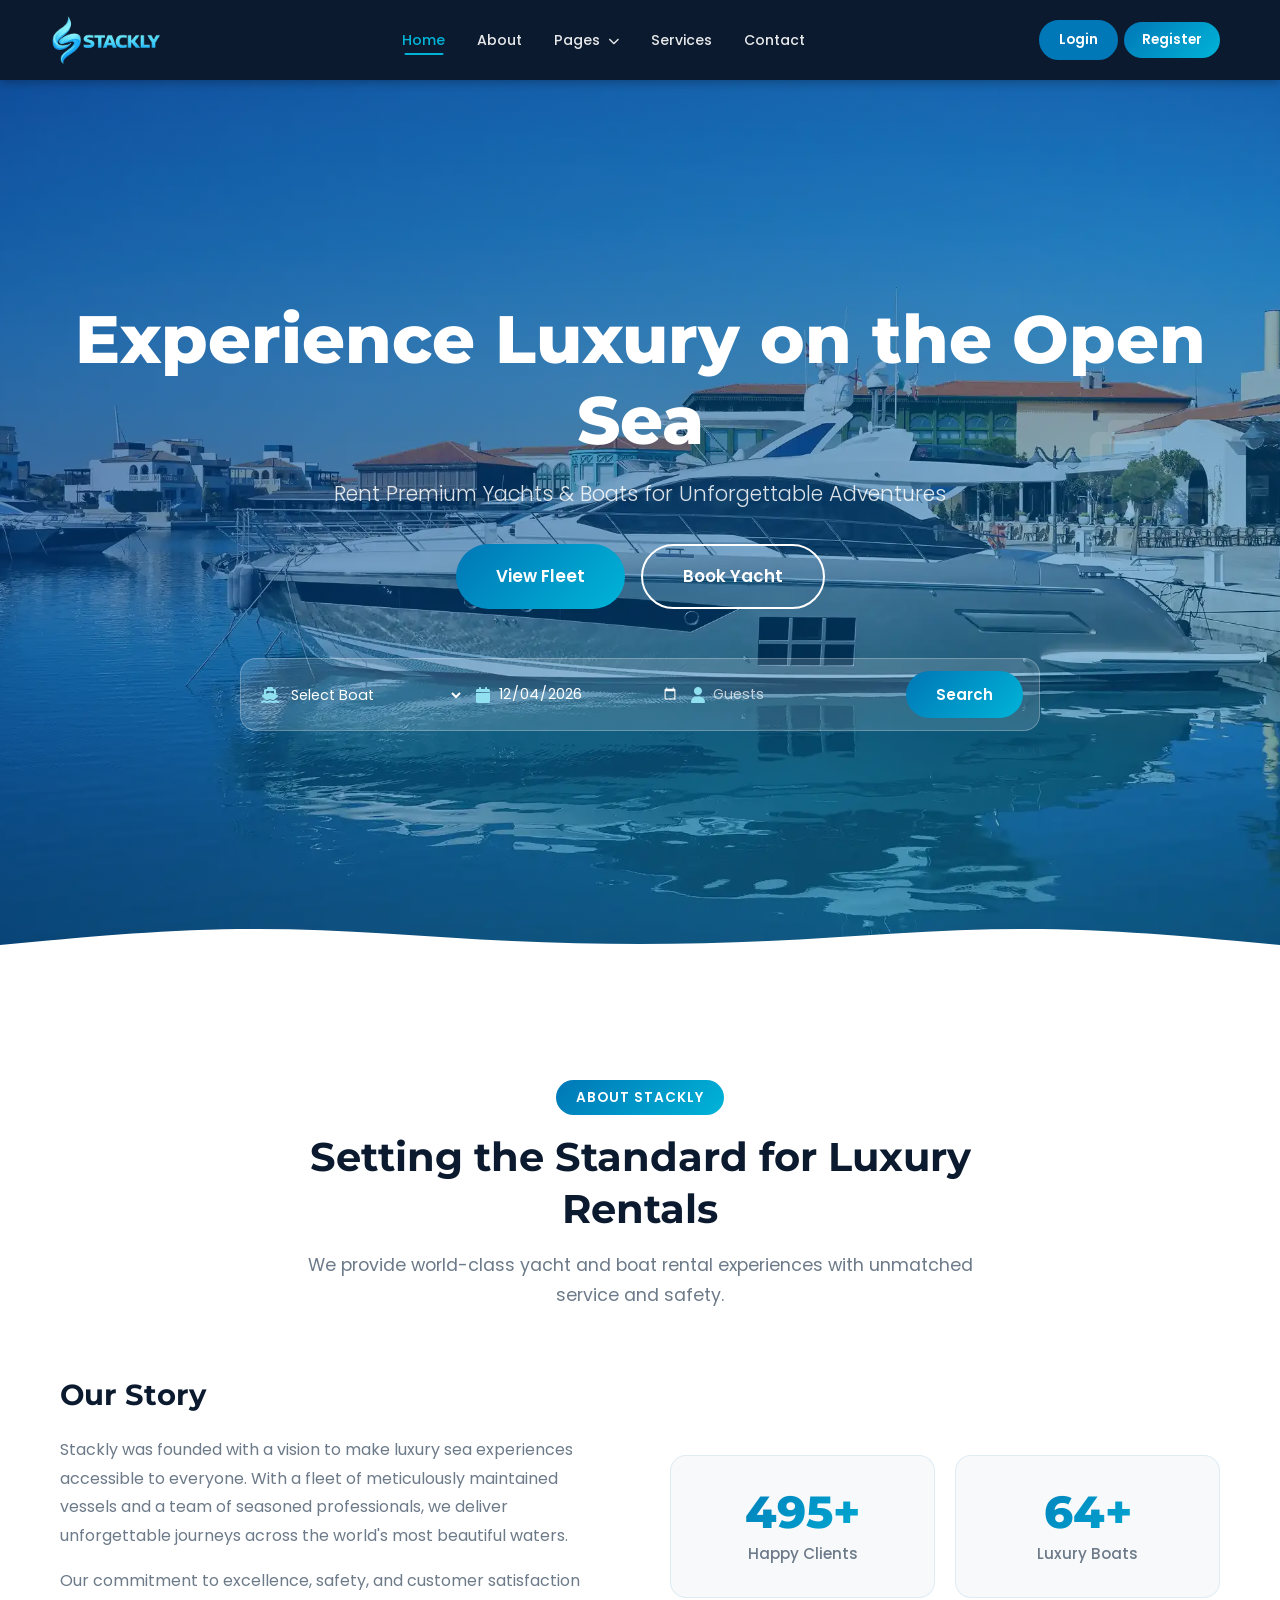
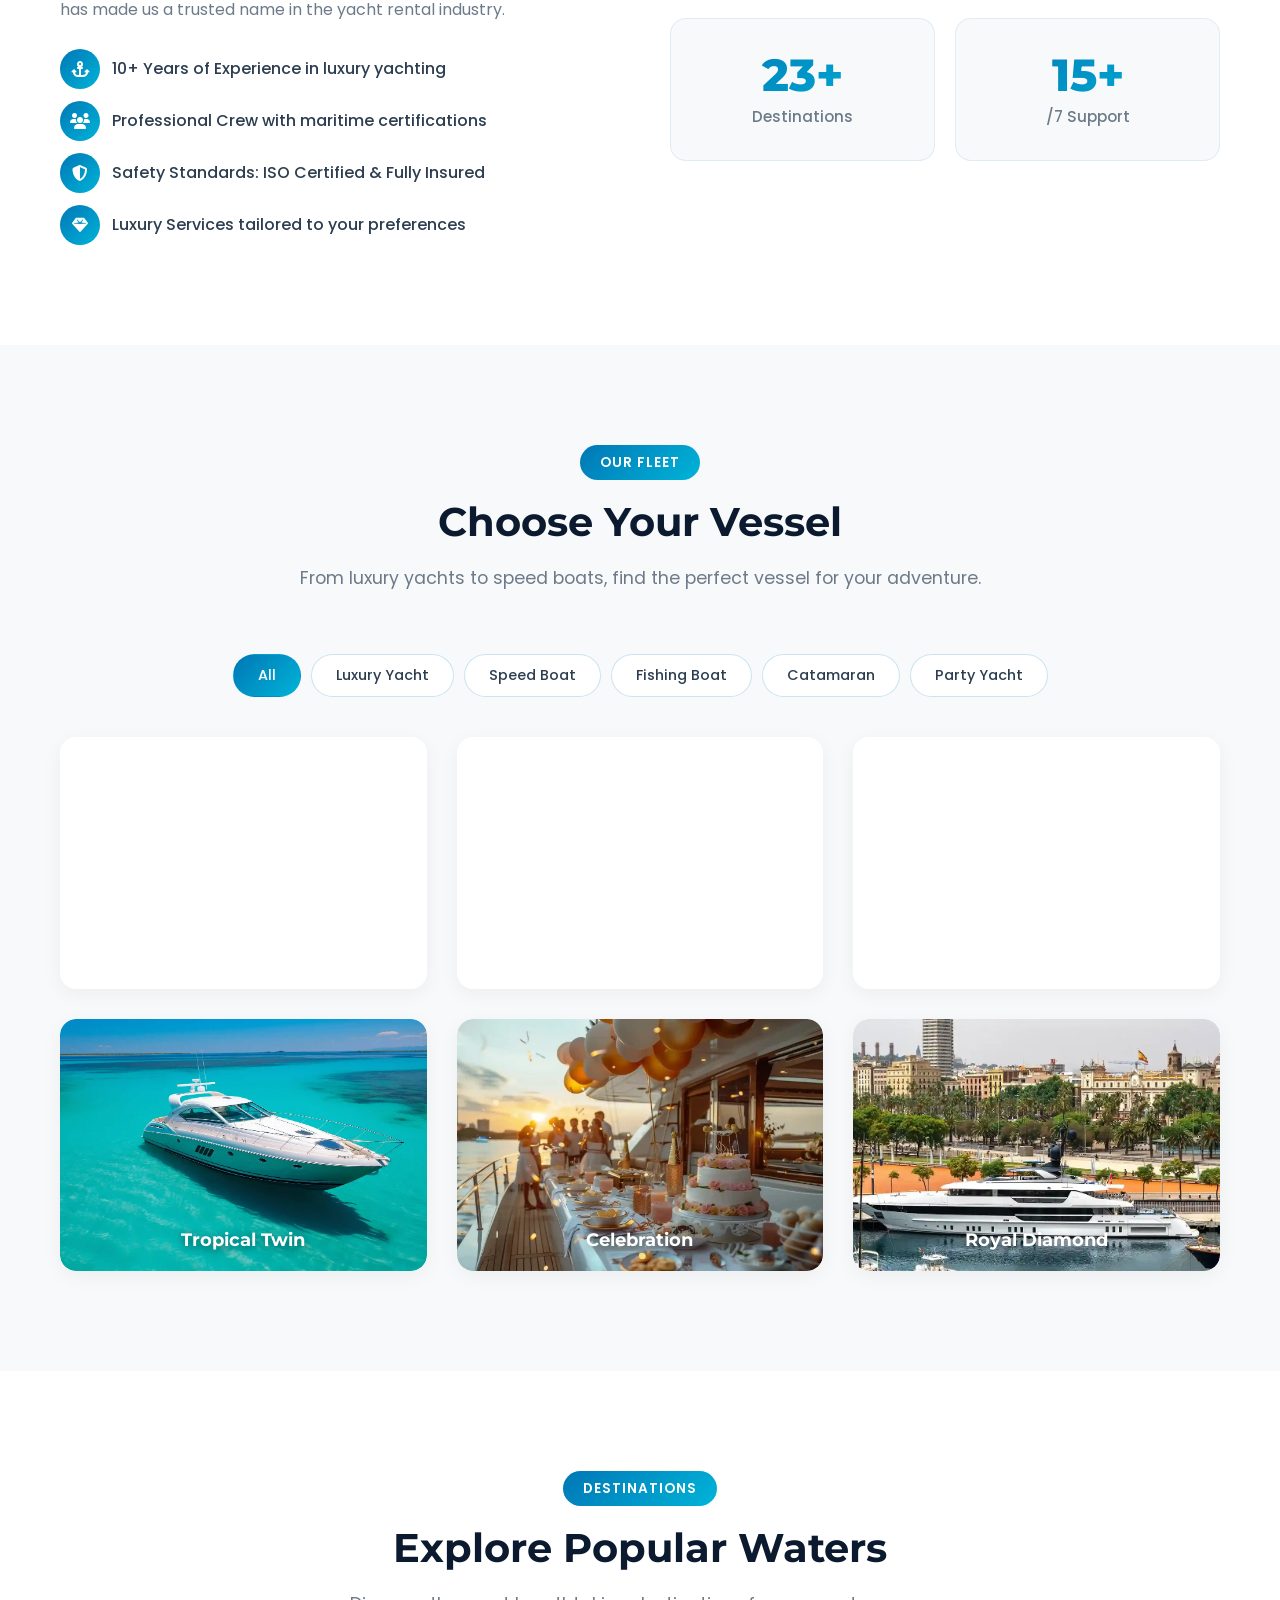
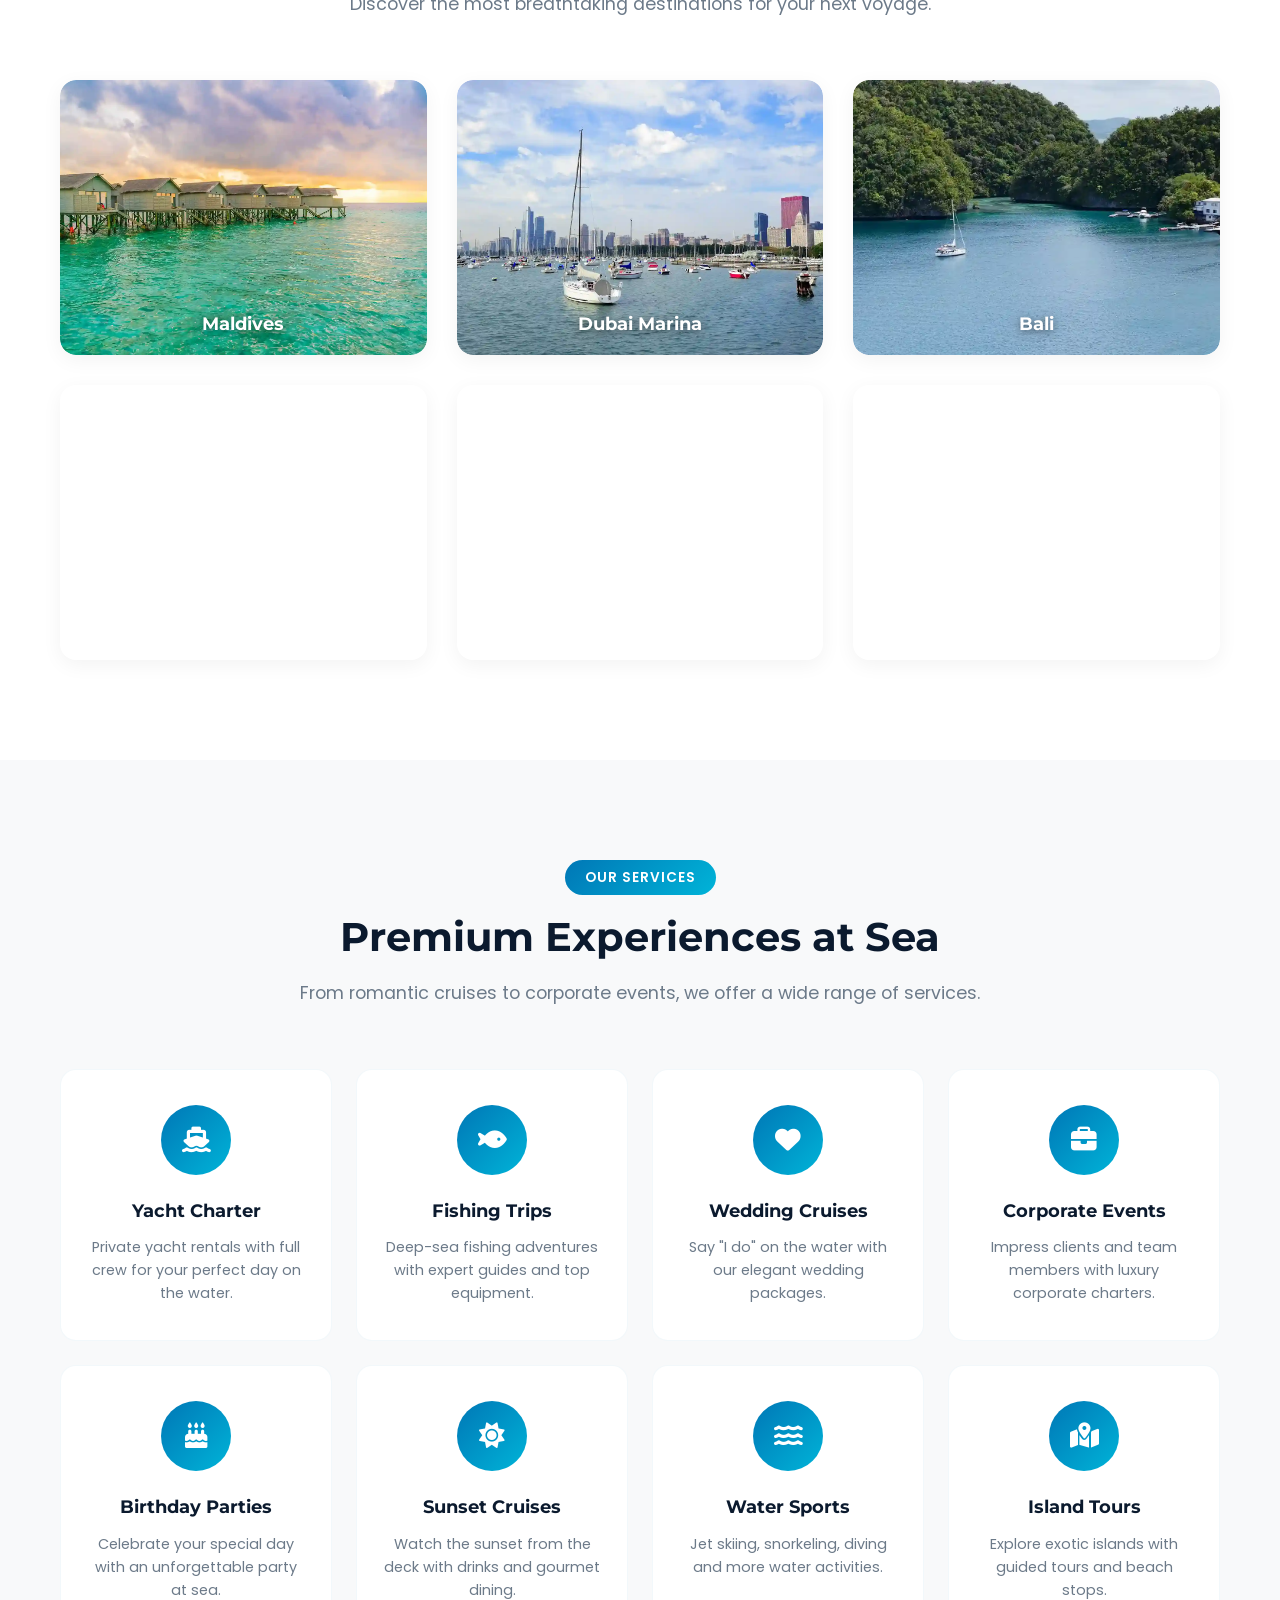
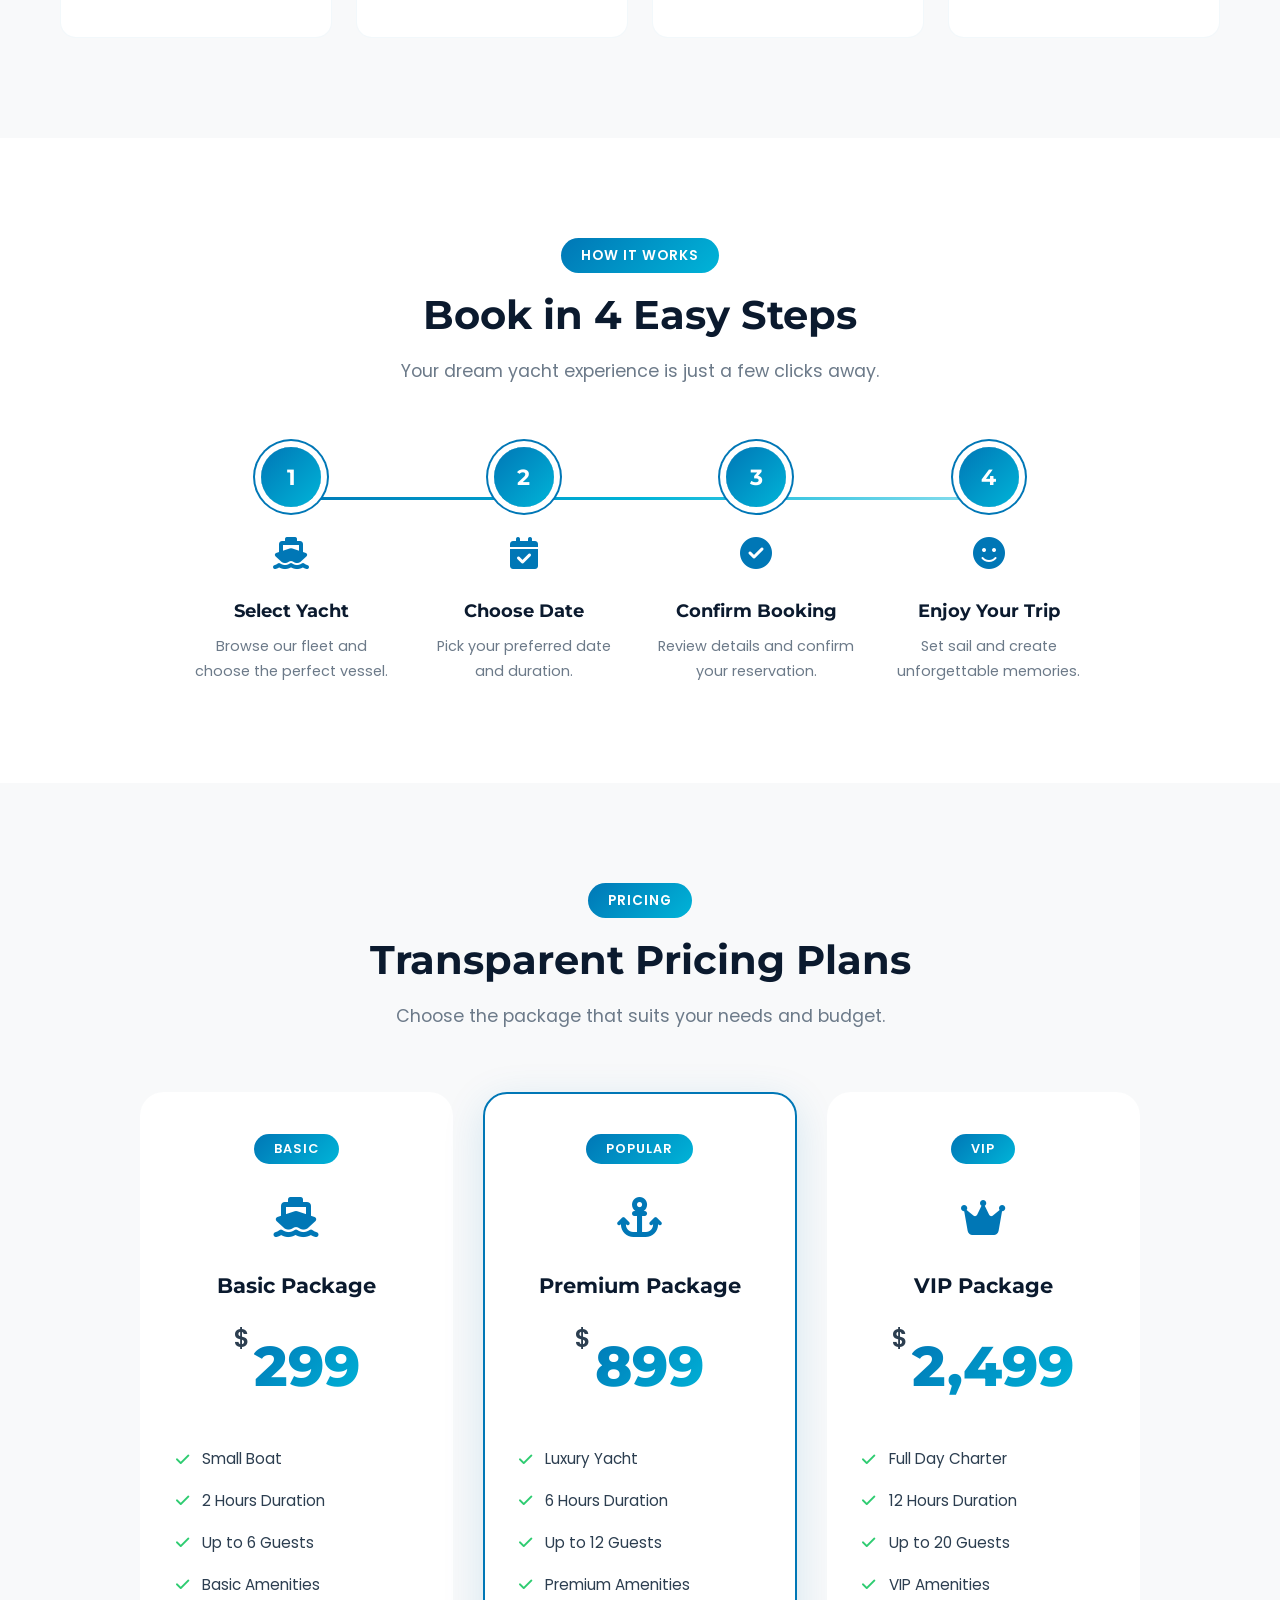
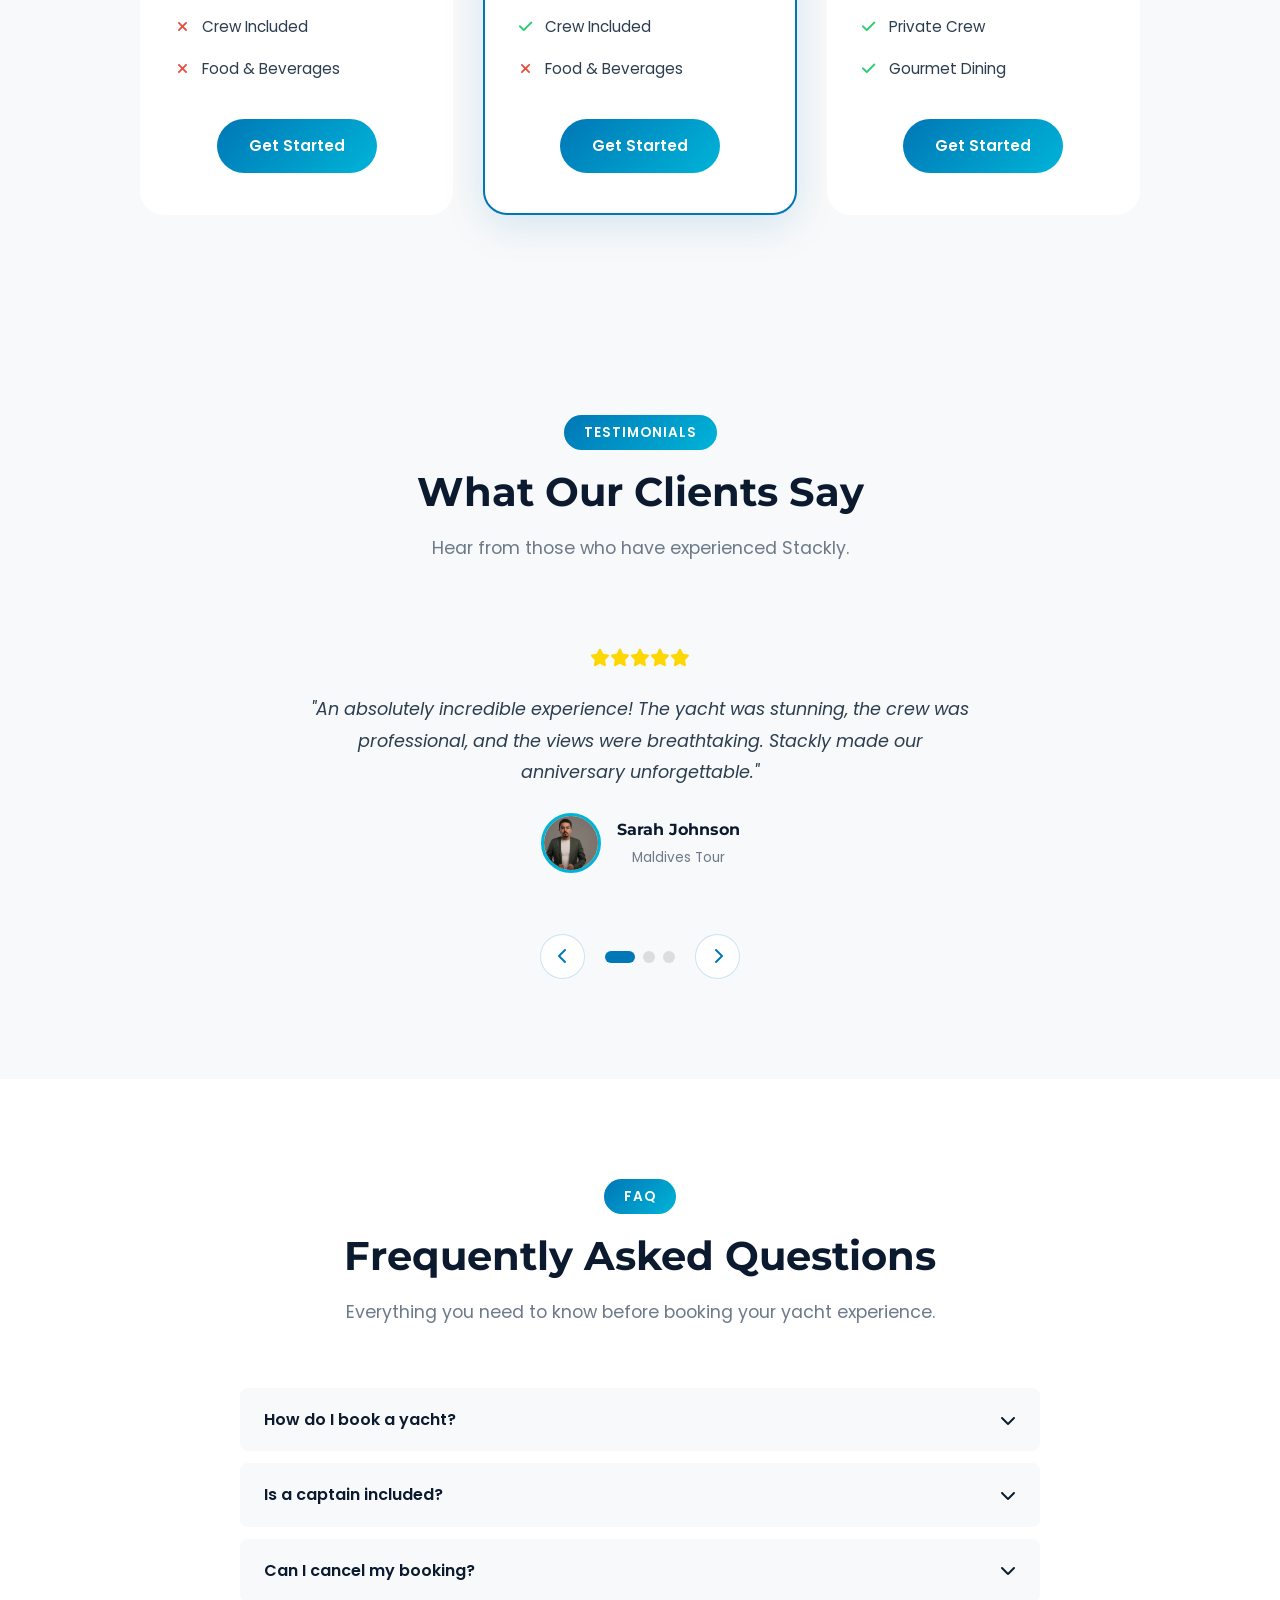
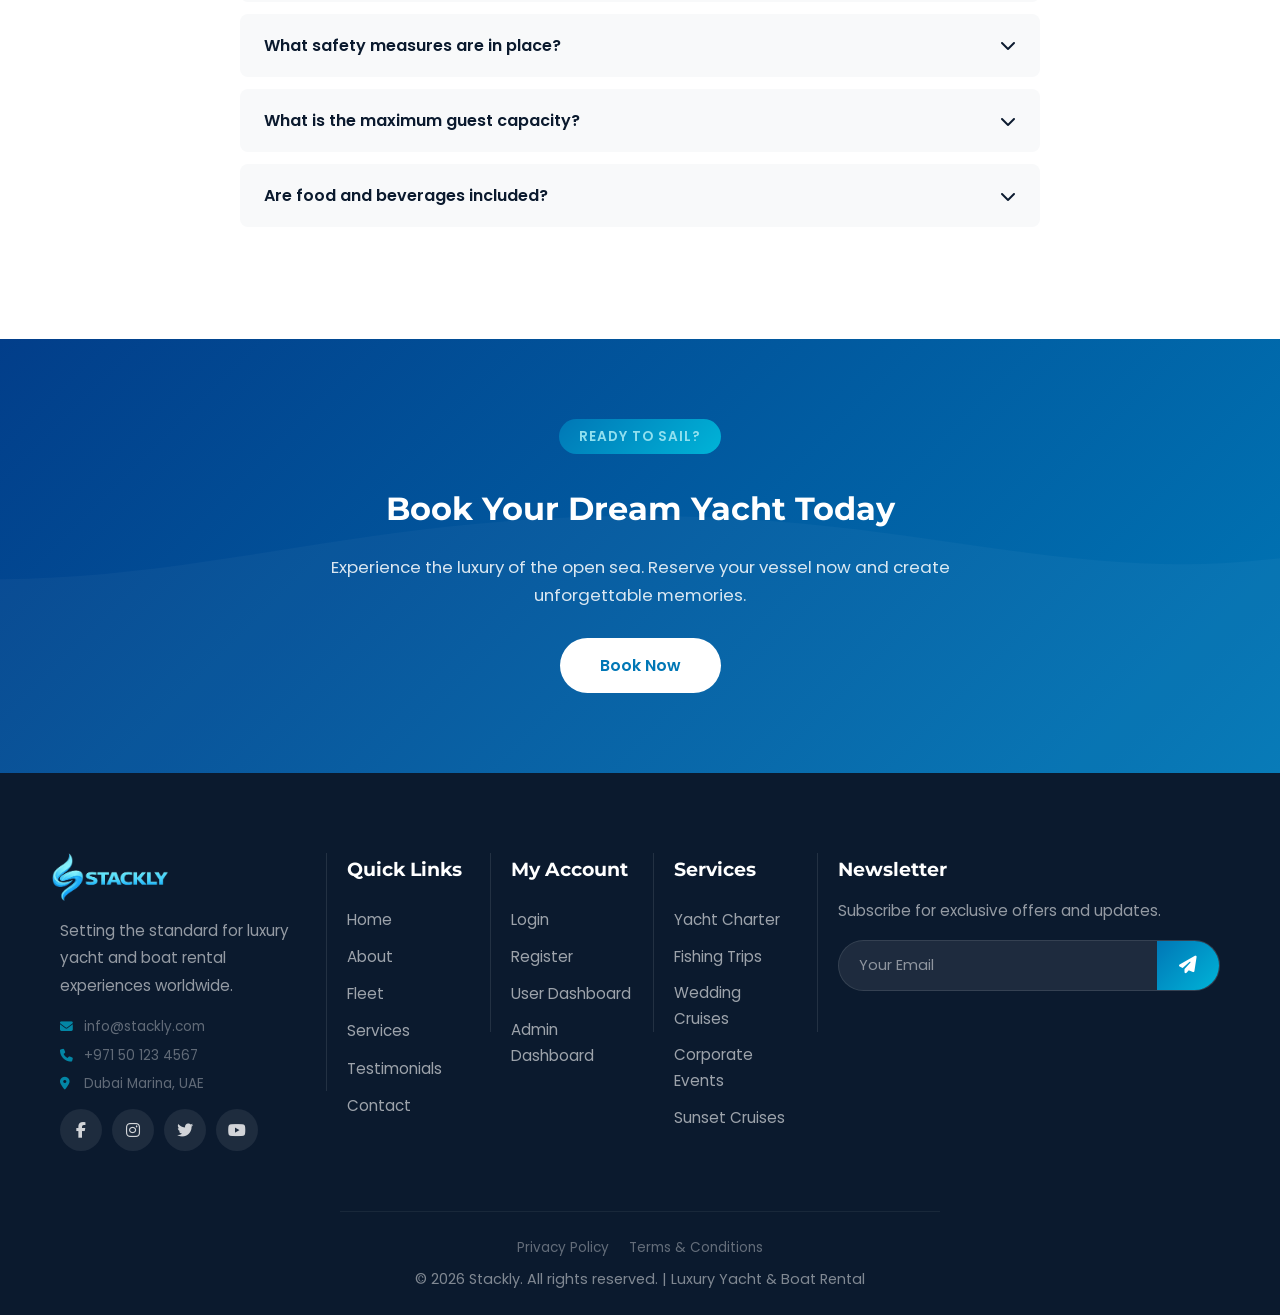
<file: index.html>
<!DOCTYPE html>
<html lang="en">
<head>
  <meta charset="UTF-8">
  <meta name="viewport" content="width=device-width, initial-scale=1.0">
  <meta name="description" content="Stackly - Premium Yacht & Boat Rental Services. Explore luxury yacht experiences, exclusive destinations, and memorable sea adventures.">
  <meta name="keywords" content="yacht rental, boat rental, luxury yacht, stackly, boat charter, Maldives, Dubai, yacht experience">
  <meta name="author" content="Stackly">
  <title>Stackly | Luxury Yacht &amp; Boat Rental</title>
  <link rel="preconnect" href="https://fonts.googleapis.com">
  <link rel="preconnect" href="https://fonts.gstatic.com" crossorigin>
  <link href="https://fonts.googleapis.com/css2?family=Poppins:wght@300;400;500;600;700;800&family=Montserrat:wght@300;400;500;600;700;800&display=swap" rel="stylesheet">
  <link rel="stylesheet" href="https://cdnjs.cloudflare.com/ajax/libs/font-awesome/6.5.0/css/all.min.css">
  <link rel="stylesheet" href="css/style.css">
  <link rel="stylesheet" href="css/responsive.css">
</head>
<body>

  <!-- Loading Screen -->
  <div id="loading-screen">
    <div class="loader-container">
      <i class="fas fa-ship loader-icon"></i>
      <div class="loader-bar"></div>
      <p>Setting Sail...</p>
    </div>
  </div>

  <!-- Scroll To Top -->
  <button type="button" id="scroll-top-btn" aria-label="Scroll to top">
    <i class="fas fa-chevron-up"></i>
  </button>

  <!-- Header / Navbar -->
  <header id="header">
    <nav class="navbar container">
      <a href="#home" class="mobile-back" aria-label="Back to top"><i class="fas fa-arrow-up"></i></a>
      <a href="#home" class="logo">
        <img src="images/gallery/logo.webp" alt="Stackly">
      </a>
      <ul class="nav-menu" id="nav-menu">
        <li><a href="index.html" class="nav-link active">Home</a></li>
        <li><a href="about.html" class="nav-link">About</a></li>
        <li class="nav-dropdown">
          <a href="#" class="nav-link dropdown-toggle">Pages <i class="fas fa-chevron-down"></i></a>
          <ul class="dropdown-menu">
            <li><a href="fleet.html" class="nav-link">Fleet</a></li>
            <li><a href="destinations.html" class="nav-link">Destinations</a></li>
            <li><a href="gallery.html" class="nav-link">Gallery</a></li>
            <li><a href="pricing.html" class="nav-link">Pricing</a></li>
            <li><a href="testimonials.html" class="nav-link">Testimonials</a></li>
          </ul>
        </li>
        <li class="mobile-nav-item mobile-page-link"><a href="fleet.html" class="nav-link">Fleet</a></li>
        <li class="mobile-nav-item mobile-page-link"><a href="destinations.html" class="nav-link">Destinations</a></li>
        <li class="mobile-nav-item mobile-page-link"><a href="gallery.html" class="nav-link">Gallery</a></li>
        <li class="mobile-nav-item mobile-page-link"><a href="pricing.html" class="nav-link">Pricing</a></li>
        <li class="mobile-nav-item mobile-page-link"><a href="testimonials.html" class="nav-link">Testimonials</a></li>
        <li><a href="services.html" class="nav-link">Services</a></li>
        <li><a href="contact.html" class="nav-link">Contact</a></li>
        <li class="mobile-nav-item"><a href="login.html" class="nav-link btn-outline">Login</a></li>
        <li class="mobile-nav-item"><a href="register.html" class="nav-link btn-primary">Register</a></li>
      </ul>
      <div class="nav-actions">
        <a href="login.html" class="btn btn-outline btn-sm">Login</a>
        <a href="register.html" class="btn btn-primary btn-sm">Register</a>
        <button type="button" class="hamburger" id="hamburger" aria-label="Toggle menu">
          <span></span><span></span><span></span>
        </button>
      </div>
    </nav>
  </header>

  <!-- Hero Section -->
  <section id="home" class="hero">
    <div class="hero-slider" id="hero-slider">
      <div class="slide active" style="background-image: url('./images/gallery/bg1_11zon.webp');"></div>
      <div class="slide" style="background-image: url('./images/gallery/bg3_11zon.webp');"></div>
      <div class="slide" style="background-image: url('./images/gallery/bg4_11zon.webp');"></div>
    </div>
    <div class="hero-overlay"></div>
    <div class="wave-container">
      <svg class="wave" viewBox="0 0 1440 320" preserveAspectRatio="none">
        <path fill="#ffffff" d="M0,224L48,213.3C96,203,192,181,288,181.3C384,181,480,203,576,213.3C672,224,768,224,864,213.3C960,203,1056,181,1152,181.3C1248,181,1344,203,1392,213.3L1440,224L1440,320L1392,320C1344,320,1248,320,1152,320C1056,320,960,320,864,320C768,320,672,320,576,320C480,320,384,320,288,320C192,320,96,320,48,320L0,320Z"></path>
      </svg>
    </div>
    <div class="hero-content container">
      <div class="hero-text">
        <h1 class="hero-title">Experience Luxury on the Open Sea</h1>
        <p class="hero-subtitle">Rent Premium Yachts & Boats for Unforgettable Adventures</p>
        <div class="hero-buttons">
          <a href="fleet.html" class="btn btn-primary btn-lg" style="animation-delay: 0.4s">View Fleet</a>
          <a href="contact.html" class="btn btn-outline btn-lg" style="animation-delay: 0.6s">Book Yacht</a>
        </div>
      </div>
      <div class="floating-yacht">
        <i class="fas fa-ship"></i>
      </div>
      <div class="hero-search">
        <form class="search-form" id="search-form">
          <div class="form-group">
            <i class="fas fa-ship"></i>
            <select name="boat-type" id="boat-type">
              <option value="">Select Boat</option>
              <option value="luxury">Luxury Yacht</option>
              <option value="speed">Speed Boat</option>
              <option value="fishing">Fishing Boat</option>
              <option value="catamaran">Catamaran</option>
              <option value="party">Party Yacht</option>
            </select>
          </div>
          <div class="form-group">
            <i class="fas fa-calendar"></i>
            <input type="date" id="check-date">
          </div>
          <div class="form-group">
            <i class="fas fa-user"></i>
            <input type="number" id="guests" placeholder="Guests" min="1" max="50">
          </div>
          <button type="submit" class="btn btn-primary">Search</button>
        </form>
      </div>
    </div>
  
  </section>

  <!-- About Section -->
  <section id="about" class="section about">
    <div class="container">
      <div class="section-header reveal">
        <span class="section-tag">About Stackly</span>
        <h2 class="section-title">Setting the Standard for Luxury Rentals</h2>
        <p class="section-desc">We provide world-class yacht and boat rental experiences with unmatched service and safety.</p>
      </div>
      <div class="about-grid">
        <div class="about-content reveal">
          <h3>Our Story</h3>
          <p>Stackly was founded with a vision to make luxury sea experiences accessible to everyone. With a fleet of meticulously maintained vessels and a team of seasoned professionals, we deliver unforgettable journeys across the world's most beautiful waters.</p>
          <p>Our commitment to excellence, safety, and customer satisfaction has made us a trusted name in the yacht rental industry.</p>
          <div class="about-features">
            <div class="about-feature">
              <i class="fas fa-anchor"></i>
              <span>10+ Years of Experience in luxury yachting</span>
            </div>
            <div class="about-feature">
              <i class="fas fa-users"></i>
              <span>Professional Crew with maritime certifications</span>
            </div>
            <div class="about-feature">
              <i class="fas fa-shield-alt"></i>
              <span>Safety Standards: ISO Certified & Fully Insured</span>
            </div>
            <div class="about-feature">
              <i class="fas fa-gem"></i>
              <span>Luxury Services tailored to your preferences</span>
            </div>
          </div>
        </div>
        <div class="about-stats reveal">
          <div class="stat-card">
            <span class="stat-number" data-target="500">0</span>
            <span class="stat-label">Happy Clients</span>
          </div>
          <div class="stat-card">
            <span class="stat-number" data-target="100">0</span>
            <span class="stat-label">Luxury Boats</span>
          </div>
          <div class="stat-card">
            <span class="stat-number" data-target="50">0</span>
            <span class="stat-label">Destinations</span>
          </div>
          <div class="stat-card">
            <span class="stat-number" data-target="24">0</span>
            <span class="stat-label">/7 Support</span>
          </div>
        </div>
      </div>
    </div>
  </section>

  <!-- Fleet Section -->
  <section id="fleet" class="section fleet">
    <div class="container">
      <div class="section-header reveal">
        <span class="section-tag">Our Fleet</span>
        <h2 class="section-title">Choose Your Vessel</h2>
        <p class="section-desc">From luxury yachts to speed boats, find the perfect vessel for your adventure.</p>
      </div>
      <div class="fleet-filters reveal">
        <button type="button" class="filter-btn active" data-filter="all">All</button>
        <button type="button" class="filter-btn" data-filter="luxury">Luxury Yacht</button>
        <button type="button" class="filter-btn" data-filter="speed">Speed Boat</button>
        <button type="button" class="filter-btn" data-filter="fishing">Fishing Boat</button>
        <button type="button" class="filter-btn" data-filter="catamaran">Catamaran</button>
        <button type="button" class="filter-btn" data-filter="party">Party Yacht</button>
      </div>
      <div class="fleet-grid" id="fleet-grid">
        <div class="fleet-card reveal flip-card" data-category="luxury">
          <div class="flip-card-inner">
            <div class="flip-card-front">
              <div class="fleet-img">
                <h3>Ocean Supreme</h3>
                <img src="./images/fleet/Ocean_11zon.webp" alt="Ocean Supreme">
              </div>
            </div>
            <div class="flip-card-back">
              <h3>Ocean Supreme</h3>
              <div class="fleet-specs">
                <span><i class="fas fa-user"></i> 12 Guests</span>
                <span><i class="fas fa-ruler"></i> 85 ft</span>
              </div>
              <div class="fleet-price">
                <span class="price">$1,200<span>/hr</span></span>
                <div class="rating">
                  <i class="fas fa-star"></i><i class="fas fa-star"></i><i class="fas fa-star"></i><i class="fas fa-star"></i><i class="fas fa-star"></i>
                </div>
              </div>
              <a href="contact.html" class="btn btn-primary btn-sm">Book Now</a>
            </div>
          </div>
        </div>
        <div class="fleet-card reveal flip-card" data-category="speed">
          <div class="flip-card-inner">
            <div class="flip-card-front">
              <div class="fleet-img">
                <h3>Velocity X</h3>
                <img src="./images/fleet/Velocity_11zon.webp" alt="Velocity X">
              </div>
            </div>
            <div class="flip-card-back">
              <h3>Velocity X</h3>
              <div class="fleet-specs">
                <span><i class="fas fa-user"></i> 6 Guests</span>
                <span><i class="fas fa-ruler"></i> 42 ft</span>
              </div>
              <div class="fleet-price">
                <span class="price">$450<span>/hr</span></span>
                <div class="rating">
                  <i class="fas fa-star"></i><i class="fas fa-star"></i><i class="fas fa-star"></i><i class="fas fa-star"></i><i class="fas fa-star"></i>
                </div>
              </div>
              <a href="contact.html" class="btn btn-primary btn-sm">Book Now</a>
            </div>
          </div>
        </div>
        <div class="fleet-card reveal flip-card" data-category="fishing">
          <div class="flip-card-inner">
            <div class="flip-card-front">
              <div class="fleet-img">
                <h3>Reel Master</h3>
                <img src="./images/fleet/Reel_11zon.webp" alt="Reel Master">
              </div>
            </div>
            <div class="flip-card-back">
              <h3>Reel Master</h3>
              <div class="fleet-specs">
                <span><i class="fas fa-user"></i> 8 Guests</span>
                <span><i class="fas fa-ruler"></i> 52 ft</span>
              </div>
              <div class="fleet-price">
                <span class="price">$600<span>/hr</span></span>
                <div class="rating">
                  <i class="fas fa-star"></i><i class="fas fa-star"></i><i class="fas fa-star"></i><i class="fas fa-star"></i><i class="fas fa-star-half-alt"></i>
                </div>
              </div>
              <a href="contact.html" class="btn btn-primary btn-sm">Book Now</a>
            </div>
          </div>
        </div>
        <div class="fleet-card reveal flip-card" data-category="catamaran">
          <div class="flip-card-inner">
            <div class="flip-card-front">
              <div class="fleet-img">
                <h3>Tropical Twin</h3>
                <img src="./images/gallery/bg3_11zon.webp" alt="Tropical Twin">
              </div>
            </div>
            <div class="flip-card-back">
              <h3>Tropical Twin</h3>
              <div class="fleet-specs">
                <span><i class="fas fa-user"></i> 16 Guests</span>
                <span><i class="fas fa-ruler"></i> 62 ft</span>
              </div>
              <div class="fleet-price">
                <span class="price">$950<span>/hr</span></span>
                <div class="rating">
                  <i class="fas fa-star"></i><i class="fas fa-star"></i><i class="fas fa-star"></i><i class="fas fa-star"></i><i class="fas fa-star"></i>
                </div>
              </div>
              <a href="contact.html" class="btn btn-primary btn-sm">Book Now</a>
            </div>
          </div>
        </div>
        <div class="fleet-card reveal flip-card" data-category="party">
          <div class="flip-card-inner">
            <div class="flip-card-front">
              <div class="fleet-img">
                 <h3>Celebration</h3>
                <img src="./images/fleet/Celebration_11zon.webp" alt="Celebration">
              </div>
            </div>
            <div class="flip-card-back">
              <h3>Celebration</h3>
              <div class="fleet-specs">
                <span><i class="fas fa-user"></i> 30 Guests</span>
                <span><i class="fas fa-ruler"></i> 95 ft</span>
              </div>
              <div class="fleet-price">
                <span class="price">$1,800<span>/hr</span></span>
                <div class="rating">
                  <i class="fas fa-star"></i><i class="fas fa-star"></i><i class="fas fa-star"></i><i class="fas fa-star"></i><i class="fas fa-star"></i>
                </div>
              </div>
              <a href="contact.html" class="btn btn-primary btn-sm">Book Now</a>
            </div>
          </div>
        </div>
        <div class="fleet-card reveal flip-card" data-category="luxury">
          <div class="flip-card-inner">
            <div class="flip-card-front">
              <div class="fleet-img">
                 <h3>Royal Diamond</h3>
                <img src="./images/fleet/Royal_11zon.webp" alt="Royal Diamond">
              </div>
            </div>
            <div class="flip-card-back">
              <h3>Royal Diamond</h3>
              <div class="fleet-specs">
                <span><i class="fas fa-user"></i> 20 Guests</span>
                <span><i class="fas fa-ruler"></i> 120 ft</span>
              </div>
              <div class="fleet-price">
                <span class="price">$2,500<span>/hr</span></span>
                <div class="rating">
                  <i class="fas fa-star"></i><i class="fas fa-star"></i><i class="fas fa-star"></i><i class="fas fa-star"></i><i class="fas fa-star"></i>
                </div>
              </div>
              <a href="contact.html" class="btn btn-primary btn-sm">Book Now</a>
            </div>
          </div>
        </div>
      </div>
    </div>
  </section>

  <!-- Destinations Section -->
  <section id="destinations" class="section destinations">
    <div class="container">
      <div class="section-header reveal">
        <span class="section-tag">Destinations</span>
        <h2 class="section-title">Explore Popular Waters</h2>
        <p class="section-desc">Discover the most breathtaking destinations for your next voyage.</p>
      </div>
      <div class="dest-grid">
        <div class="dest-card reveal flip-card">
          <div class="flip-card-inner">
            <div class="flip-card-front">
              <div class="dest-img">
                <h3>Maldives</h3>
                <img src="./images/destinations/Maldives_11zon.webp" alt="Maldives">
              </div>
            </div>
            <div class="flip-card-back">
              <h3>Maldives</h3>
              <p><i class="fas fa-clock"></i> 5 Days / 4 Nights</p>
              <span class="dest-price">From $2,500</span>
              <a href="contact.html" class="btn btn-primary btn-sm">Book Now</a>
            </div>
          </div>
        </div>
        <div class="dest-card reveal flip-card">
          <div class="flip-card-inner">
            <div class="flip-card-front">
              <div class="dest-img">
                <h3>Dubai Marina</h3>
                <img src="./images/destinations/Dubai_11zon.webp" alt="Dubai Marina">
              </div>
            </div>
            <div class="flip-card-back">
              <h3>Dubai Marina</h3>
              <p><i class="fas fa-clock"></i> 3 Days / 2 Nights</p>
              <span class="dest-price">From $3,200</span>
              <a href="contact.html" class="btn btn-primary btn-sm">Book Now</a>
            </div>
          </div>
        </div>
        <div class="dest-card reveal flip-card">
          <div class="flip-card-inner">
            <div class="flip-card-front">
              <div class="dest-img">
                <h3>Bali</h3>
                <img src="./images/destinations/Bali_11zon.webp" alt="Bali">
              </div>
            </div>
            <div class="flip-card-back">
              <h3>Bali</h3>
              <p><i class="fas fa-clock"></i> 4 Days / 3 Nights</p>
              <span class="dest-price">From $1,800</span>
              <a href="contact.html" class="btn btn-primary btn-sm">Book Now</a>
            </div>
          </div>
        </div>
        <div class="dest-card reveal flip-card">
          <div class="flip-card-inner">
            <div class="flip-card-front">
              <div class="dest-img">
                 <h3>Phuket</h3>
                <img src="./images/destinations/Phuket_11zon.webp" alt="Phuket">
              </div>
            </div>
            <div class="flip-card-back">
              <h3>Phuket</h3>
              <p><i class="fas fa-clock"></i> 4 Days / 3 Nights</p>
              <span class="dest-price">From $1,600</span>
              <a href="contact.html" class="btn btn-primary btn-sm">Book Now</a>
            </div>
          </div>
        </div>
        <div class="dest-card reveal flip-card">
          <div class="flip-card-inner">
            <div class="flip-card-front">
              <div class="dest-img">
                <h3>Miami Beach</h3>
                <img src="./images/destinations/Miami_11zon.webp" alt="Miami Beach">
              </div>
            </div>
            <div class="flip-card-back">
              <h3>Miami Beach</h3>
              <p><i class="fas fa-clock"></i> 3 Days / 2 Nights</p>
              <span class="dest-price">From $2,000</span>
              <a href="contact.html" class="btn btn-primary btn-sm">Book Now</a>
            </div>
          </div>
        </div>
        <div class="dest-card reveal flip-card">
          <div class="flip-card-inner">
            <div class="flip-card-front">
              <div class="dest-img">
                <h3>Greek Islands</h3>
                <img src="./images/destinations/Greek_11zon.webp" alt="Greek Islands">
              </div>
            </div>
            <div class="flip-card-back">
              <h3>Greek Islands</h3>
              <p><i class="fas fa-clock"></i> 7 Days / 6 Nights</p>
              <span class="dest-price">From $3,500</span>
              <a href="contact.html" class="btn btn-primary btn-sm">Book Now</a>
            </div>
          </div>
        </div>
      </div>
    </div>
  </section>

  <!-- Services Section -->
  <section id="services" class="section services">
    <div class="container">
      <div class="section-header reveal">
        <span class="section-tag">Our Services</span>
        <h2 class="section-title">Premium Experiences at Sea</h2>
        <p class="section-desc">From romantic cruises to corporate events, we offer a wide range of services.</p>
      </div>
      <div class="services-grid">
        <div class="service-card reveal">
          <div class="service-icon"><i class="fas fa-ship"></i></div>
          <h3>Yacht Charter</h3>
          <p>Private yacht rentals with full crew for your perfect day on the water.</p>
        </div>
        <div class="service-card reveal">
          <div class="service-icon"><i class="fas fa-fish"></i></div>
          <h3>Fishing Trips</h3>
          <p>Deep-sea fishing adventures with expert guides and top equipment.</p>
        </div>
        <div class="service-card reveal">
          <div class="service-icon"><i class="fas fa-heart"></i></div>
          <h3>Wedding Cruises</h3>
          <p>Say "I do" on the water with our elegant wedding packages.</p>
        </div>
        <div class="service-card reveal">
          <div class="service-icon"><i class="fas fa-briefcase"></i></div>
          <h3>Corporate Events</h3>
          <p>Impress clients and team members with luxury corporate charters.</p>
        </div>
        <div class="service-card reveal">
          <div class="service-icon"><i class="fas fa-birthday-cake"></i></div>
          <h3>Birthday Parties</h3>
          <p>Celebrate your special day with an unforgettable party at sea.</p>
        </div>
        <div class="service-card reveal">
          <div class="service-icon"><i class="fas fa-sun"></i></div>
          <h3>Sunset Cruises</h3>
          <p>Watch the sunset from the deck with drinks and gourmet dining.</p>
        </div>
        <div class="service-card reveal">
          <div class="service-icon"><i class="fas fa-water"></i></div>
          <h3>Water Sports</h3>
          <p>Jet skiing, snorkeling, diving and more water activities.</p>
        </div>
        <div class="service-card reveal">
          <div class="service-icon"><i class="fas fa-map-marked-alt"></i></div>
          <h3>Island Tours</h3>
          <p>Explore exotic islands with guided tours and beach stops.</p>
        </div>
      </div>
    </div>
  </section>

  <!-- Booking Process Section -->
  <section id="booking" class="section booking-process">
    <div class="container">
      <div class="section-header reveal">
        <span class="section-tag">How It Works</span>
        <h2 class="section-title">Book in 4 Easy Steps</h2>
        <p class="section-desc">Your dream yacht experience is just a few clicks away.</p>
      </div>
      <div class="steps-container">
        <div class="step reveal">
          <div class="step-number">1</div>
          <div class="step-icon"><i class="fas fa-ship"></i></div>
          <h3>Select Yacht</h3>
          <p>Browse our fleet and choose the perfect vessel.</p>
        </div>
        <div class="step reveal">
          <div class="step-number">2</div>
          <div class="step-icon"><i class="fas fa-calendar-check"></i></div>
          <h3>Choose Date</h3>
          <p>Pick your preferred date and duration.</p>
        </div>
        <div class="step reveal">
          <div class="step-number">3</div>
          <div class="step-icon"><i class="fas fa-check-circle"></i></div>
          <h3>Confirm Booking</h3>
          <p>Review details and confirm your reservation.</p>
        </div>
        <div class="step reveal">
          <div class="step-number">4</div>
          <div class="step-icon"><i class="fas fa-smile"></i></div>
          <h3>Enjoy Your Trip</h3>
          <p>Set sail and create unforgettable memories.</p>
        </div>
        <div class="steps-line"></div>
      </div>
    </div>
  </section>

  <!-- Pricing Section -->
  <section id="pricing" class="section pricing">
    <div class="container">
      <div class="section-header reveal">
        <span class="section-tag">Pricing</span>
        <h2 class="section-title">Transparent Pricing Plans</h2>
        <p class="section-desc">Choose the package that suits your needs and budget.</p>
      </div>
      <div class="pricing-grid">
        <div class="pricing-card reveal">
          <div class="pricing-badge">Basic</div>
          <div class="pricing-icon"><i class="fas fa-ship"></i></div>
          <h3>Basic Package</h3>
          <div class="pricing-amount">
            <span class="currency">$</span>
            <span class="amount">299</span>
          </div>
          <ul class="pricing-features">
            <li><i class="fas fa-check"></i> Small Boat</li>
            <li><i class="fas fa-check"></i> 2 Hours Duration</li>
            <li><i class="fas fa-check"></i> Up to 6 Guests</li>
            <li><i class="fas fa-check"></i> Basic Amenities</li>
            <li><i class="fas fa-times"></i> Crew Included</li>
            <li><i class="fas fa-times"></i> Food & Beverages</li>
          </ul>
          <a href="contact.html" class="btn btn-primary">Get Started</a>
        </div>
        <div class="pricing-card pricing-popular reveal">
          <div class="pricing-badge">Popular</div>
          <div class="pricing-icon"><i class="fas fa-anchor"></i></div>
          <h3>Premium Package</h3>
          <div class="pricing-amount">
            <span class="currency">$</span>
            <span class="amount">899</span>
          </div>
          <ul class="pricing-features">
            <li><i class="fas fa-check"></i> Luxury Yacht</li>
            <li><i class="fas fa-check"></i> 6 Hours Duration</li>
            <li><i class="fas fa-check"></i> Up to 12 Guests</li>
            <li><i class="fas fa-check"></i> Premium Amenities</li>
            <li><i class="fas fa-check"></i> Crew Included</li>
            <li><i class="fas fa-times"></i> Food & Beverages</li>
          </ul>
          <a href="contact.html" class="btn btn-primary">Get Started</a>
        </div>
        <div class="pricing-card reveal">
          <div class="pricing-badge">VIP</div>
          <div class="pricing-icon"><i class="fas fa-crown"></i></div>
          <h3>VIP Package</h3>
          <div class="pricing-amount">
            <span class="currency">$</span>
            <span class="amount">2,499</span>
          </div>
          <ul class="pricing-features">
            <li><i class="fas fa-check"></i> Full Day Charter</li>
            <li><i class="fas fa-check"></i> 12 Hours Duration</li>
            <li><i class="fas fa-check"></i> Up to 20 Guests</li>
            <li><i class="fas fa-check"></i> VIP Amenities</li>
            <li><i class="fas fa-check"></i> Private Crew</li>
            <li><i class="fas fa-check"></i> Gourmet Dining</li>
          </ul>
          <a href="contact.html" class="btn btn-primary">Get Started</a>
        </div>
      </div>
    </div>
  </section>

  <!-- Testimonials Section -->
  <section id="testimonials" class="section testimonials">
    <div class="container">
      <div class="section-header reveal">
        <span class="section-tag">Testimonials</span>
        <h2 class="section-title">What Our Clients Say</h2>
        <p class="section-desc">Hear from those who have experienced Stackly.</p>
      </div>
      <div class="testimonial-container reveal">
        <div class="testimonial-slider" id="testimonial-slider">
          <div class="testimonial-slide active">
            <div class="testimonial-stars">
              <i class="fas fa-star"></i><i class="fas fa-star"></i><i class="fas fa-star"></i><i class="fas fa-star"></i><i class="fas fa-star"></i>
            </div>
            <p class="testimonial-text">"An absolutely incredible experience! The yacht was stunning, the crew was professional, and the views were breathtaking. Stackly made our anniversary unforgettable."</p>
            <div class="testimonial-author">
              <img src="images/team/1.webp" alt="Sarah Johnson">
              <div>
                <h4>Sarah Johnson</h4>
                <span>Maldives Tour</span>
              </div>
            </div>
          </div>
          <div class="testimonial-slide">
            <div class="testimonial-stars">
              <i class="fas fa-star"></i><i class="fas fa-star"></i><i class="fas fa-star"></i><i class="fas fa-star"></i><i class="fas fa-star"></i>
            </div>
            <p class="testimonial-text">"Booked a corporate event with Stackly and it exceeded all expectations. The team handled everything flawlessly. Highly recommend for any special occasion."</p>
            <div class="testimonial-author">
              <img src="images/team/2.webp" alt="Michael Chen">
              <div>
                <h4>Michael Chen</h4>
                <span>Corporate Event</span>
              </div>
            </div>
          </div>
          <div class="testimonial-slide">
            <div class="testimonial-stars">
              <i class="fas fa-star"></i><i class="fas fa-star"></i><i class="fas fa-star"></i><i class="fas fa-star"></i><i class="fas fa-star-half-alt"></i>
            </div>
            <p class="testimonial-text">"The sunset cruise was magical! Everything was perfect from the booking process to the actual trip. The crew made us feel like royalty. Can't wait to do it again!"</p>
            <div class="testimonial-author">
              <img src="images/team/3.webp" alt="Emily Davis">
              <div>
                <h4>Emily Davis</h4>
                <span>Sunset Cruise</span>
              </div>
            </div>
          </div>
        </div>
        <div class="testimonial-controls">
          <button type="button" class="testimonial-btn prev-btn" aria-label="Previous"><i class="fas fa-chevron-left"></i></button>
          <div class="testimonial-dots">
            <span class="dot active"></span>
            <span class="dot"></span>
            <span class="dot"></span>
          </div>
          <button type="button" class="testimonial-btn next-btn" aria-label="Next"><i class="fas fa-chevron-right"></i></button>
        </div>
      </div>
    </div>
  </section>

  <!-- FAQ Section -->
  <section id="faq" class="section" style="background: var(--white);">
    <div class="container">
      <div class="section-header reveal">
        <span class="section-tag">FAQ</span>
        <h2 class="section-title">Frequently Asked Questions</h2>
        <p class="section-desc">Everything you need to know before booking your yacht experience.</p>
      </div>
      <div class="pricing-faq reveal" style="margin-top: 0;">
        <div class="faq-item">
          <div class="faq-question">
            How do I book a yacht?
            <i class="fas fa-chevron-down"></i>
          </div>
          <div class="faq-answer">Simply browse our fleet, select your preferred vessel, choose your date and duration, and submit a booking request. Our team will confirm within 2 hours.</div>
        </div>
        <div class="faq-item">
          <div class="faq-question">
            Is a captain included?
            <i class="fas fa-chevron-down"></i>
          </div>
          <div class="faq-answer">Yes, all our rentals include a licensed captain and crew. Premium and VIP packages also include additional crew members for catering and service.</div>
        </div>
        <div class="faq-item">
          <div class="faq-question">
            Can I cancel my booking?
            <i class="fas fa-chevron-down"></i>
          </div>
          <div class="faq-answer">Free cancellation is available up to 48 hours before departure. A 50% refund is offered for cancellations between 24-48 hours. No refunds within 24 hours.</div>
        </div>
        <div class="faq-item">
          <div class="faq-question">
            What safety measures are in place?
            <i class="fas fa-chevron-down"></i>
          </div>
          <div class="faq-answer">All vessels are equipped with life jackets, GPS tracking, first aid kits, and emergency communication systems. Our crew is trained in advanced safety procedures.</div>
        </div>
        <div class="faq-item">
          <div class="faq-question">
            What is the maximum guest capacity?
            <i class="fas fa-chevron-down"></i>
          </div>
          <div class="faq-answer">Capacity varies by vessel, ranging from 6 guests on speed boats to 30 guests on party yachts. VIP yachts can accommodate up to 20 guests for full-day charters.</div>
        </div>
        <div class="faq-item">
          <div class="faq-question">
            Are food and beverages included?
            <i class="fas fa-chevron-down"></i>
          </div>
          <div class="faq-answer">Basic packages include water and soft drinks. Premium packages include a full catering menu. VIP packages feature gourmet dining with a private chef.</div>
        </div>
      </div>
    </div>
  </section>

  <!-- Book Now CTA -->
  <section class="section cta-section">
    <div class="container">
      <div class="cta-content reveal">
        <span class="section-tag" style="color: var(--accent);">Ready to Sail?</span>
        <h2 class="cta-title">Book Your Dream Yacht Today</h2>
        <p class="cta-desc">Experience the luxury of the open sea. Reserve your vessel now and create unforgettable memories.</p>
        <a href="contact.html" class="btn btn-primary btn-lg">Book Now</a>
      </div>
    </div>
  </section>

  <!-- Footer -->
  <footer class="footer">
    <div class="container">
      <div class="footer-grid">
        <div class="footer-brand reveal">
          <a href="index.html" class="logo">
            <img src="images/gallery/logo.webp" alt="Stackly">
          </a>
          <p>Setting the standard for luxury yacht and boat rental experiences worldwide.</p>
          <div class="footer-contact-info">
            <p><i class="fas fa-envelope"></i> info@stackly.com</p>
            <p><i class="fas fa-phone"></i> +971 50 123 4567</p>
            <p><i class="fas fa-map-marker-alt"></i> Dubai Marina, UAE</p>
          </div>
          <div class="footer-social">
            <a href="404.html" aria-label="Facebook"><i class="fab fa-facebook-f"></i></a>
            <a href="404.html" aria-label="Instagram"><i class="fab fa-instagram"></i></a>
            <a href="404.html" aria-label="Twitter"><i class="fab fa-twitter"></i></a>
            <a href="404.html" aria-label="YouTube"><i class="fab fa-youtube"></i></a>
          </div>
        </div>
        <div class="footer-links reveal">
          <h3>Quick Links</h3>
          <ul>
            <li><a href="index.html">Home</a></li>
            <li><a href="about.html">About</a></li>
            <li><a href="fleet.html">Fleet</a></li>
            <li><a href="services.html">Services</a></li>
            <li><a href="testimonials.html">Testimonials</a></li>
            <li><a href="contact.html">Contact</a></li>
          </ul>
        </div>
        <div class="footer-links reveal">
          <h3>My Account</h3>
          <ul>
            <li><a href="login.html">Login</a></li>
            <li><a href="register.html">Register</a></li>
            <li><a href="dashboard/user-dashboard.html">User Dashboard</a></li>
            <li><a href="dashboard/admin-dashboard.html">Admin Dashboard</a></li>
          </ul>
        </div>
        <div class="footer-links reveal">
          <h3>Services</h3>
          <ul>
            <li><a href="services.html">Yacht Charter</a></li>
            <li><a href="services.html">Fishing Trips</a></li>
            <li><a href="services.html">Wedding Cruises</a></li>
            <li><a href="services.html">Corporate Events</a></li>
            <li><a href="services.html">Sunset Cruises</a></li>
          </ul>
        </div>
        <div class="footer-newsletter reveal">
          <h3>Newsletter</h3>
          <p>Subscribe for exclusive offers and updates.</p>
          <form id="newsletter-form" action="https://formspree.io/f/your_newsletter_form_id" method="POST">
            <div class="newsletter-group">
              <input type="email" name="email" placeholder="Your Email" required>
              <button type="submit" aria-label="Subscribe"><i class="fas fa-paper-plane"></i></button>
            </div>
          </form>
        </div>
      </div>
      <div class="footer-bottom">
        <div class="footer-legal">
          <a href="404.html">Privacy Policy</a>
          <a href="404.html">Terms &amp; Conditions</a>
        </div>
        <p>&copy; 2026 Stackly. All rights reserved. | Luxury Yacht & Boat Rental</p>
      </div>
    </div>
  </footer>

  <script src="js/script.js"></script>
</body>
</html>
</file>
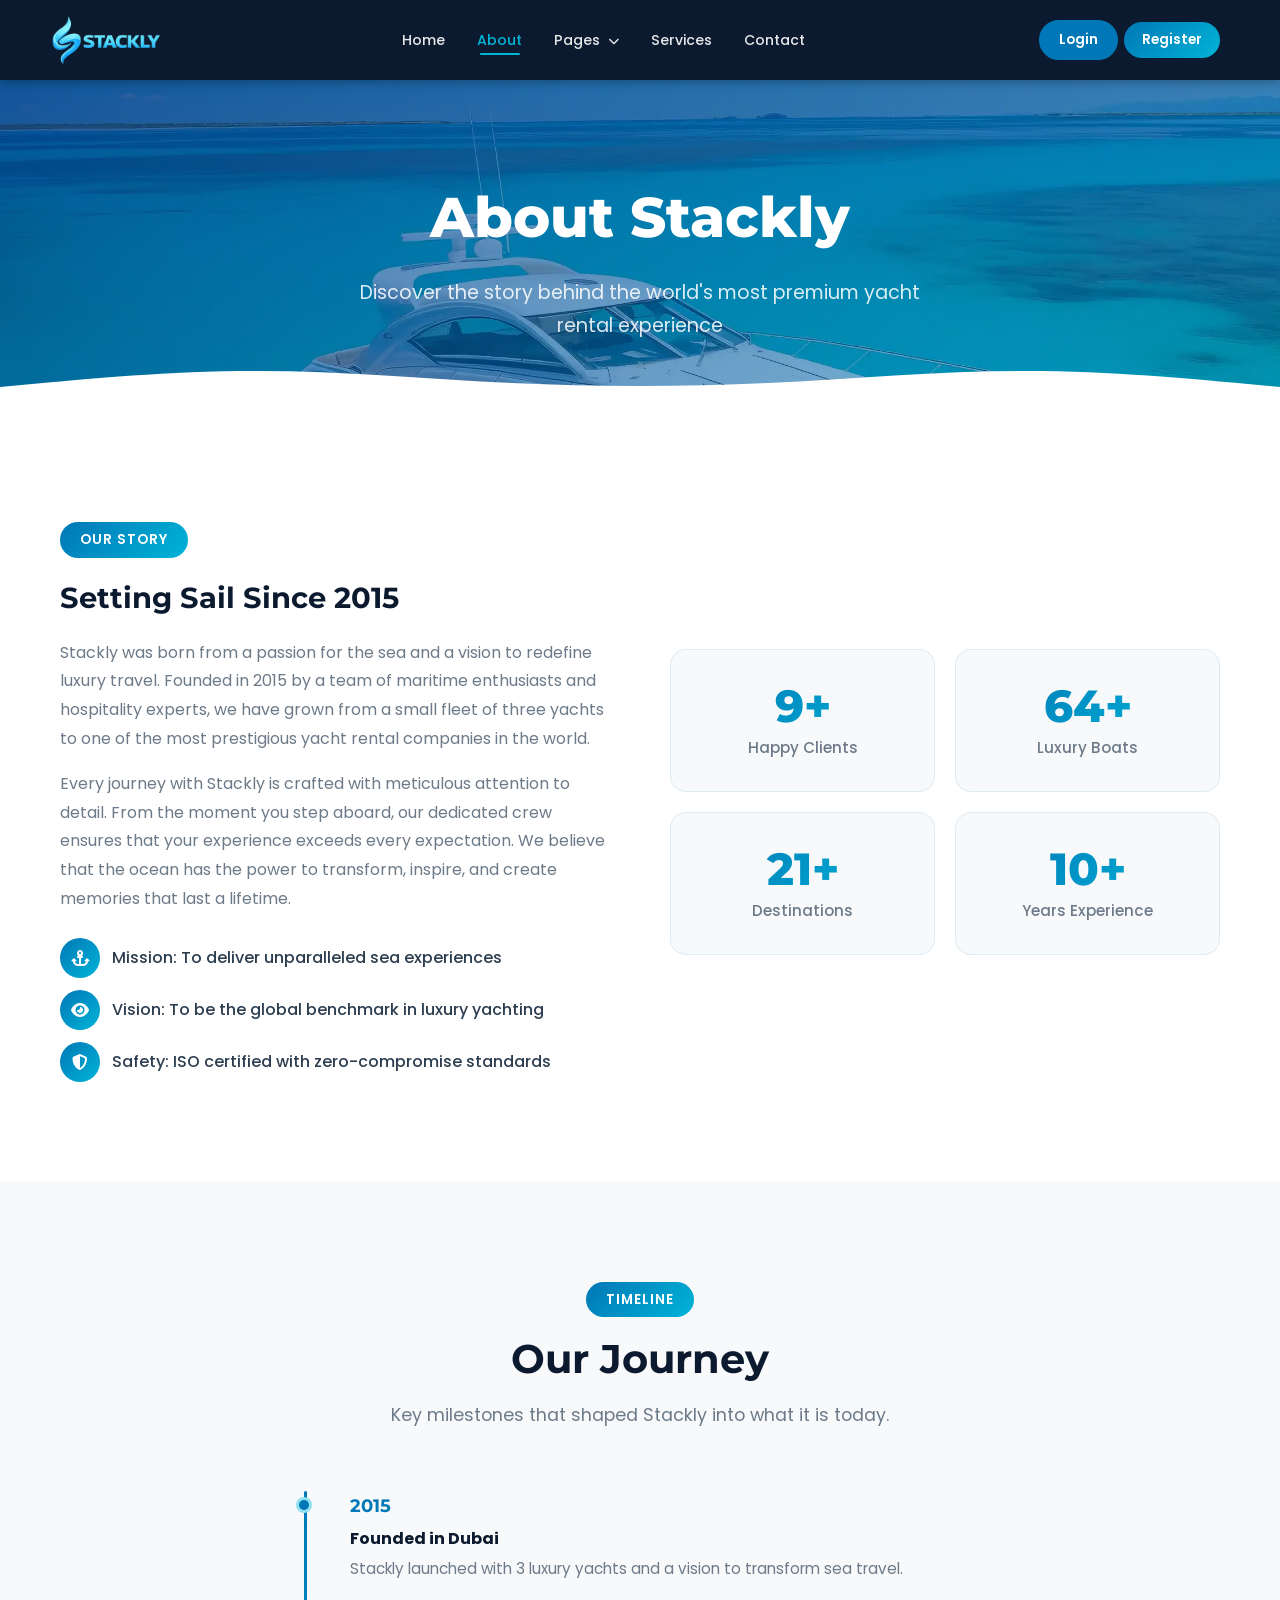
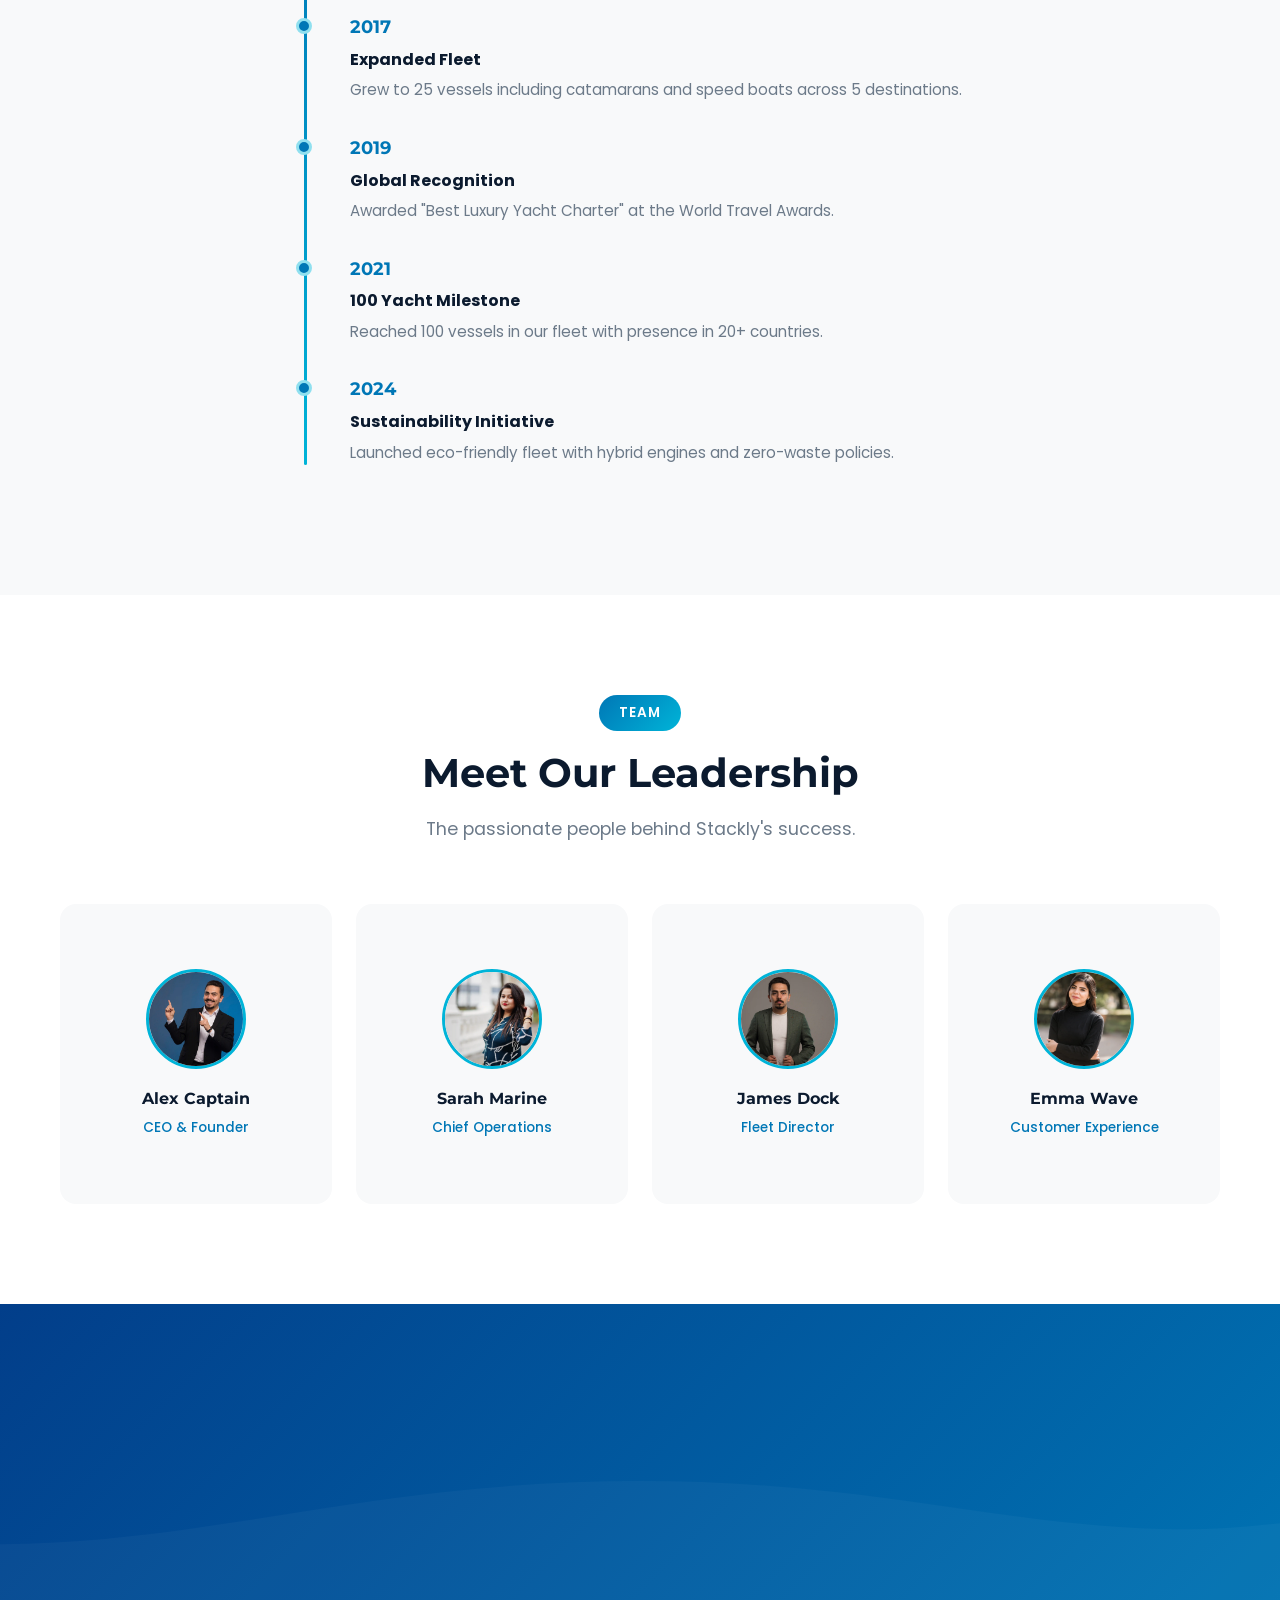
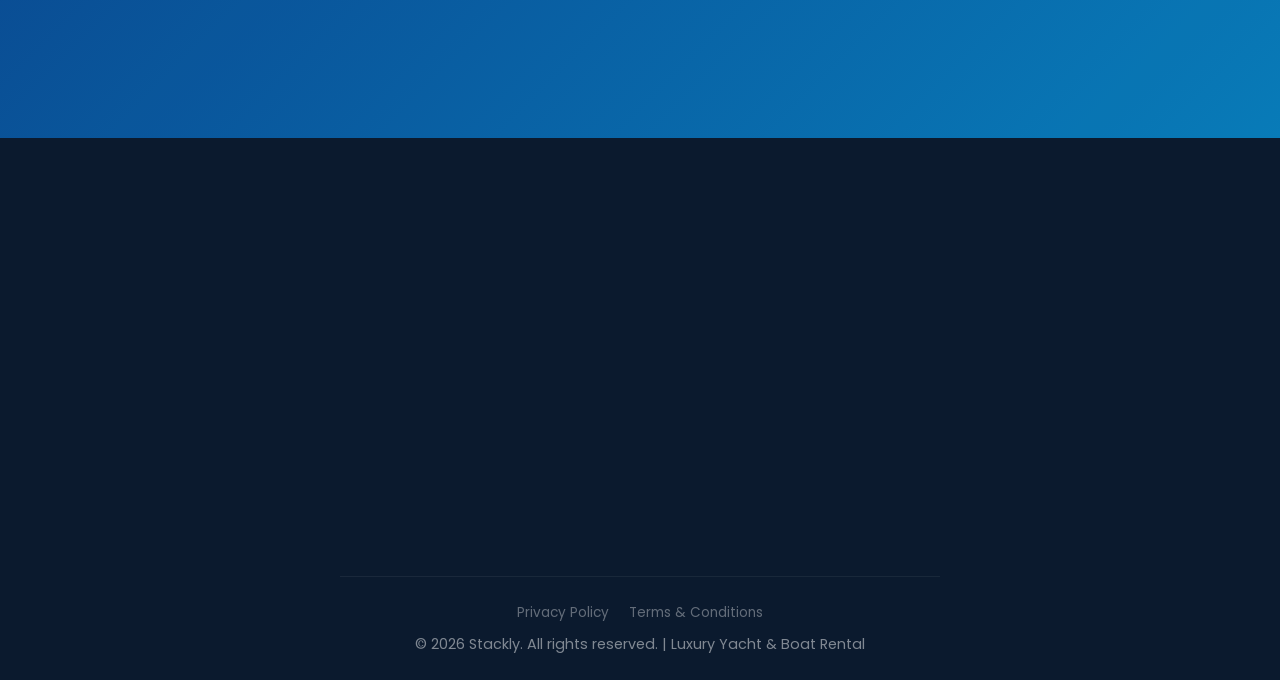
<file: about.html>
<!DOCTYPE html>
<html lang="en">
<head>
  <meta charset="UTF-8">
  <meta name="viewport" content="width=device-width, initial-scale=1.0">
  <meta name="description" content="About Stackly - Learn about our mission, vision, and team behind the luxury yacht rental experience.">
  <title>About Us | Stackly Luxury Yacht Rental</title>
  <link rel="preconnect" href="https://fonts.googleapis.com">
  <link rel="preconnect" href="https://fonts.gstatic.com" crossorigin>
  <link href="https://fonts.googleapis.com/css2?family=Poppins:wght@300;400;500;600;700;800&family=Montserrat:wght@300;400;500;600;700;800&display=swap" rel="stylesheet">
  <link rel="stylesheet" href="https://cdnjs.cloudflare.com/ajax/libs/font-awesome/6.5.0/css/all.min.css">
  <link rel="stylesheet" href="css/style.css">
  <link rel="stylesheet" href="css/responsive.css">
</head>
<body>
  <div id="loading-screen">
    <div class="loader-container">
      <i class="fas fa-ship loader-icon"></i>
      <div class="loader-bar"></div>
      <p>Setting Sail...</p>
    </div>
  </div>

  <button type="button" id="scroll-top-btn" aria-label="Scroll to top">
    <i class="fas fa-chevron-up"></i>
  </button>

  <header id="header">
    <nav class="navbar container">
      <a href="index.html" class="mobile-back" aria-label="Back to Home"><i class="fas fa-arrow-left"></i></a>
      <a href="index.html" class="logo">
        <img src="images/gallery/logo.webp" alt="Stackly">
      </a>
      <ul class="nav-menu" id="nav-menu">
        <li><a href="index.html" class="nav-link">Home</a></li>
        <li><a href="about.html" class="nav-link active">About</a></li>
        <li class="nav-dropdown">
          <a href="#" class="nav-link dropdown-toggle">Pages <i class="fas fa-chevron-down"></i></a>
          <ul class="dropdown-menu">
            <li><a href="fleet.html" class="nav-link">Fleet</a></li>
            <li><a href="destinations.html" class="nav-link">Destinations</a></li>
            <li><a href="gallery.html" class="nav-link">Gallery</a></li>
            <li><a href="pricing.html" class="nav-link">Pricing</a></li>
            <li><a href="testimonials.html" class="nav-link">Testimonials</a></li>
          </ul>
        </li>
        <li class="mobile-nav-item mobile-page-link"><a href="fleet.html" class="nav-link">Fleet</a></li>
        <li class="mobile-nav-item mobile-page-link"><a href="destinations.html" class="nav-link">Destinations</a></li>
        <li class="mobile-nav-item mobile-page-link"><a href="gallery.html" class="nav-link">Gallery</a></li>
        <li class="mobile-nav-item mobile-page-link"><a href="pricing.html" class="nav-link">Pricing</a></li>
        <li class="mobile-nav-item mobile-page-link"><a href="testimonials.html" class="nav-link">Testimonials</a></li>
        <li><a href="services.html" class="nav-link">Services</a></li>
        <li><a href="contact.html" class="nav-link">Contact</a></li>
        <li class="mobile-nav-item"><a href="login.html" class="nav-link btn-outline">Login</a></li>
        <li class="mobile-nav-item"><a href="register.html" class="nav-link btn-primary">Register</a></li>
      </ul>
      <div class="nav-actions">
        <a href="login.html" class="btn btn-outline btn-sm">Login</a>
        <a href="register.html" class="btn btn-primary btn-sm">Register</a>
        <button type="button" class="hamburger" id="hamburger" aria-label="Toggle menu">
          <span></span><span></span><span></span>
        </button>
      </div>
    </nav>
  </header>

  <section class="page-banner" style="background-image: url('./images/gallery/bg3_11zon.webp');">
    <h1>About Stackly</h1>
    <p>Discover the story behind the world's most premium yacht rental experience</p>
    <div class="wave-container">
      <svg class="wave" viewBox="0 0 1440 320" preserveAspectRatio="none">
        <path fill="#ffffff" d="M0,224L48,213.3C96,203,192,181,288,181.3C384,181,480,203,576,213.3C672,224,768,224,864,213.3C960,203,1056,181,1152,181.3C1248,181,1344,203,1392,213.3L1440,224L1440,320L1392,320C1344,320,1248,320,1152,320C1056,320,960,320,864,320C768,320,672,320,576,320C480,320,384,320,288,320C192,320,96,320,48,320L0,320Z"></path>
      </svg>
    </div>
  </section>

  <section class="section about">
    <div class="container">
      <div class="about-grid">
        <div class="about-content reveal">
          <span class="section-tag">Our Story</span>
          <h3>Setting Sail Since 2015</h3>
          <p>Stackly was born from a passion for the sea and a vision to redefine luxury travel. Founded in 2015 by a team of maritime enthusiasts and hospitality experts, we have grown from a small fleet of three yachts to one of the most prestigious yacht rental companies in the world.</p>
          <p>Every journey with Stackly is crafted with meticulous attention to detail. From the moment you step aboard, our dedicated crew ensures that your experience exceeds every expectation. We believe that the ocean has the power to transform, inspire, and create memories that last a lifetime.</p>
          <div class="about-features">
            <div class="about-feature">
              <i class="fas fa-anchor"></i>
              <span>Mission: To deliver unparalleled sea experiences</span>
            </div>
            <div class="about-feature">
              <i class="fas fa-eye"></i>
              <span>Vision: To be the global benchmark in luxury yachting</span>
            </div>
            <div class="about-feature">
              <i class="fas fa-shield-alt"></i>
              <span>Safety: ISO certified with zero-compromise standards</span>
            </div>
          </div>
        </div>
        <div class="about-stats reveal">
          <div class="stat-card">
            <span class="stat-number" data-target="500">0</span>
            <span class="stat-label">Happy Clients</span>
          </div>
          <div class="stat-card">
            <span class="stat-number" data-target="100">0</span>
            <span class="stat-label">Luxury Boats</span>
          </div>
          <div class="stat-card">
            <span class="stat-number" data-target="50">0</span>
            <span class="stat-label">Destinations</span>
          </div>
          <div class="stat-card">
            <span class="stat-number" data-target="15">0</span>
            <span class="stat-label">Years Experience</span>
          </div>
        </div>
      </div>
    </div>
  </section>

  <section class="section" style="background: var(--light-gray);">
    <div class="container">
      <div class="section-header reveal">
        <span class="section-tag">Timeline</span>
        <h2 class="section-title">Our Journey</h2>
        <p class="section-desc">Key milestones that shaped Stackly into what it is today.</p>
      </div>
      <div class="about-page-timeline reveal">
        <div class="timeline-item reveal">
          <span class="year">2015</span>
          <h4>Founded in Dubai</h4>
          <p>Stackly launched with 3 luxury yachts and a vision to transform sea travel.</p>
        </div>
        <div class="timeline-item reveal">
          <span class="year">2017</span>
          <h4>Expanded Fleet</h4>
          <p>Grew to 25 vessels including catamarans and speed boats across 5 destinations.</p>
        </div>
        <div class="timeline-item reveal">
          <span class="year">2019</span>
          <h4>Global Recognition</h4>
          <p>Awarded "Best Luxury Yacht Charter" at the World Travel Awards.</p>
        </div>
        <div class="timeline-item reveal">
          <span class="year">2021</span>
          <h4>100 Yacht Milestone</h4>
          <p>Reached 100 vessels in our fleet with presence in 20+ countries.</p>
        </div>
        <div class="timeline-item reveal">
          <span class="year">2024</span>
          <h4>Sustainability Initiative</h4>
          <p>Launched eco-friendly fleet with hybrid engines and zero-waste policies.</p>
        </div>
      </div>
    </div>
  </section>

  <section class="section">
    <div class="container">
      <div class="section-header reveal">
        <span class="section-tag">Team</span>
        <h2 class="section-title">Meet Our Leadership</h2>
        <p class="section-desc">The passionate people behind Stackly's success.</p>
      </div>
      <div class="about-page-team">
        <div class="team-card reveal flip-card">
          <div class="flip-card-inner">
            <div class="flip-card-front">
              <img src="./images/team/Arun Kumar.webp" alt="Alex Captain">
              <h4>Alex Captain</h4>
              <span>CEO & Founder</span>
            </div>
            <div class="flip-card-back team-back">
              <h4>Alex Captain</h4>
              <span>CEO & Founder</span>
              <p>15+ years in maritime luxury hospitality</p>
            </div>
          </div>
        </div>
        <div class="team-card reveal flip-card">
          <div class="flip-card-inner">
            <div class="flip-card-front">
              <img src="./images/team/Meera Patel.webp" alt="Sarah Marine">
              <h4>Sarah Marine</h4>
              <span>Chief Operations</span>
            </div>
            <div class="flip-card-back team-back">
              <h4>Sarah Marine</h4>
              <span>Chief Operations</span>
              <p>10+ years optimizing global fleet logistics</p>
            </div>
          </div>
        </div>
        <div class="team-card reveal flip-card">
          <div class="flip-card-inner">
            <div class="flip-card-front">
              <img src="./images/team/1.webp" alt="James Dock">
              <h4>James Dock</h4>
              <span>Fleet Director</span>
            </div>
            <div class="flip-card-back team-back">
              <h4>James Dock</h4>
              <span>Fleet Director</span>
              <p>Oversees 100+ vessels across 20 destinations</p>
            </div>
          </div>
        </div>
        <div class="team-card reveal flip-card">
          <div class="flip-card-inner">
            <div class="flip-card-front">
              <img src="./images/team/Priya Sharma.webp" alt="Emma Wave">
              <h4>Emma Wave</h4>
              <span>Customer Experience</span>
            </div>
            <div class="flip-card-back team-back">
              <h4>Emma Wave</h4>
              <span>Customer Experience</span>
              <p>Dedicated to delivering 5-star guest experiences</p>
            </div>
          </div>
        </div>
      </div>
    </div>
  </section>

  <section class="section cta-section">
    <div class="container">
      <div class="cta-content reveal">
        <span class="section-tag" style="color: var(--accent);">Ready to Sail?</span>
        <h2 class="cta-title">Book Your Dream Yacht Today</h2>
        <p class="cta-desc">Experience the luxury of the open sea. Reserve your vessel now and create unforgettable memories.</p>
        <a href="contact.html" class="btn btn-primary btn-lg">Book Now</a>
      </div>
    </div>
  </section>

  <footer class="footer">
    <div class="container">
      <div class="footer-grid">
        <div class="footer-brand reveal">
          <a href="index.html" class="logo">
            <img src="images/gallery/logo.webp" alt="Stackly">
          </a>
          <p>Setting the standard for luxury yacht and boat rental experiences worldwide.</p>
          <div class="footer-contact-info">
            <p><i class="fas fa-envelope"></i> info@stackly.com</p>
            <p><i class="fas fa-phone"></i> +971 50 123 4567</p>
            <p><i class="fas fa-map-marker-alt"></i> Dubai Marina, UAE</p>
          </div>
          <div class="footer-social">
            <a href="404.html" aria-label="Facebook"><i class="fab fa-facebook-f"></i></a>
            <a href="404.html" aria-label="Instagram"><i class="fab fa-instagram"></i></a>
            <a href="404.html" aria-label="Twitter"><i class="fab fa-twitter"></i></a>
            <a href="404.html" aria-label="YouTube"><i class="fab fa-youtube"></i></a>
          </div>
        </div>
        <div class="footer-links reveal">
          <h3>Quick Links</h3>
          <ul>
            <li><a href="index.html">Home</a></li>
            <li><a href="about.html">About</a></li>
            <li><a href="fleet.html">Fleet</a></li>
            <li><a href="services.html">Services</a></li>
            <li><a href="testimonials.html">Testimonials</a></li>
            <li><a href="contact.html">Contact</a></li>
          </ul>
        </div>
        <div class="footer-links reveal">
          <h3>My Account</h3>
          <ul>
            <li><a href="login.html">Login</a></li>
            <li><a href="register.html">Register</a></li>
            <li><a href="dashboard/user-dashboard.html">User Dashboard</a></li>
            <li><a href="dashboard/admin-dashboard.html">Admin Dashboard</a></li>
          </ul>
        </div>
        <div class="footer-links reveal">
          <h3>Services</h3>
          <ul>
            <li><a href="services.html">Yacht Charter</a></li>
            <li><a href="services.html">Fishing Trips</a></li>
            <li><a href="services.html">Wedding Cruises</a></li>
            <li><a href="services.html">Corporate Events</a></li>
            <li><a href="services.html">Sunset Cruises</a></li>
          </ul>
        </div>
        <div class="footer-newsletter reveal">
          <h3>Newsletter</h3>
          <p>Subscribe for exclusive offers and updates.</p>
          <form id="newsletter-form" action="https://formspree.io/f/your_newsletter_form_id" method="POST">
            <div class="newsletter-group">
              <input type="email" name="email" placeholder="Your Email" required>
              <button type="submit" aria-label="Subscribe"><i class="fas fa-paper-plane"></i></button>
            </div>
          </form>
        </div>
      </div>
      <div class="footer-bottom">
        <div class="footer-legal">
          <a href="404.html">Privacy Policy</a>
          <a href="404.html">Terms &amp; Conditions</a>
        </div>
        <p>&copy; 2026 Stackly. All rights reserved. | Luxury Yacht & Boat Rental</p>
      </div>
    </div>
  </footer>

  <script src="js/script.js"></script>
</body>
</html>
</file>
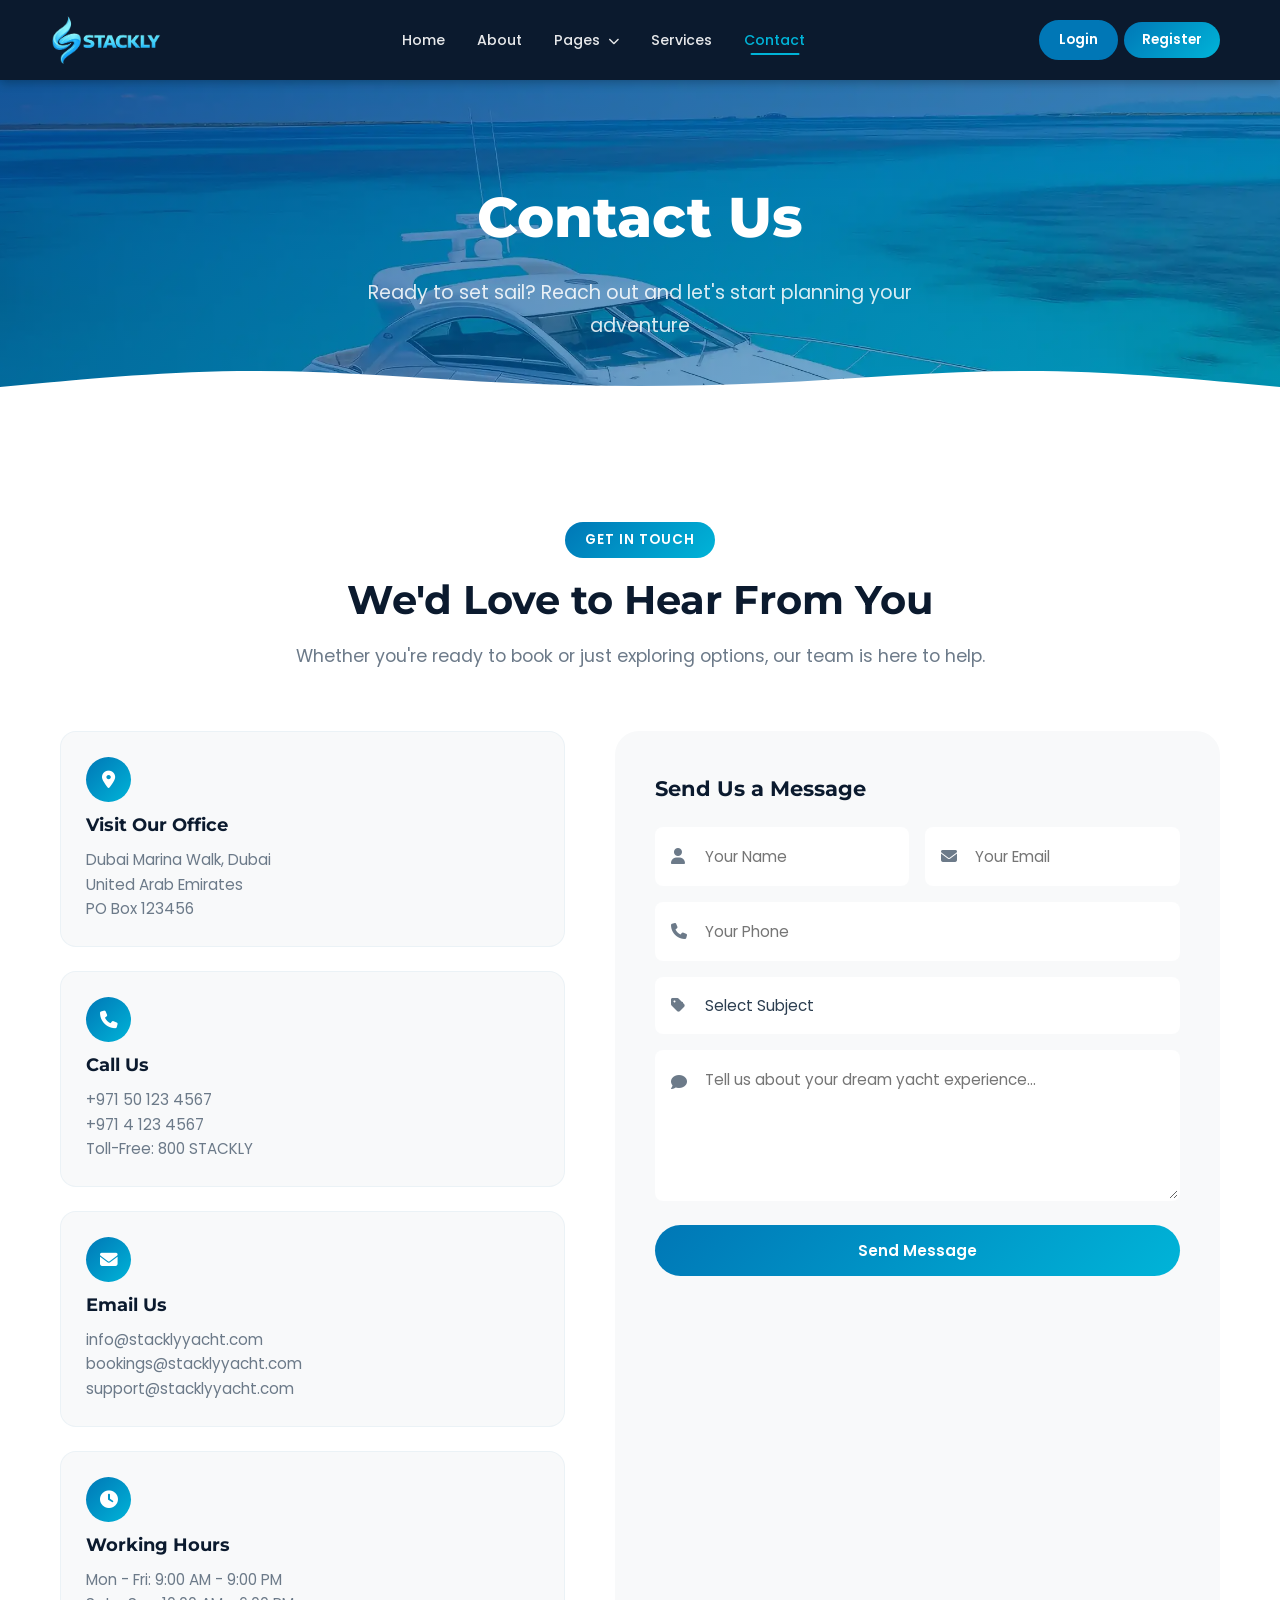
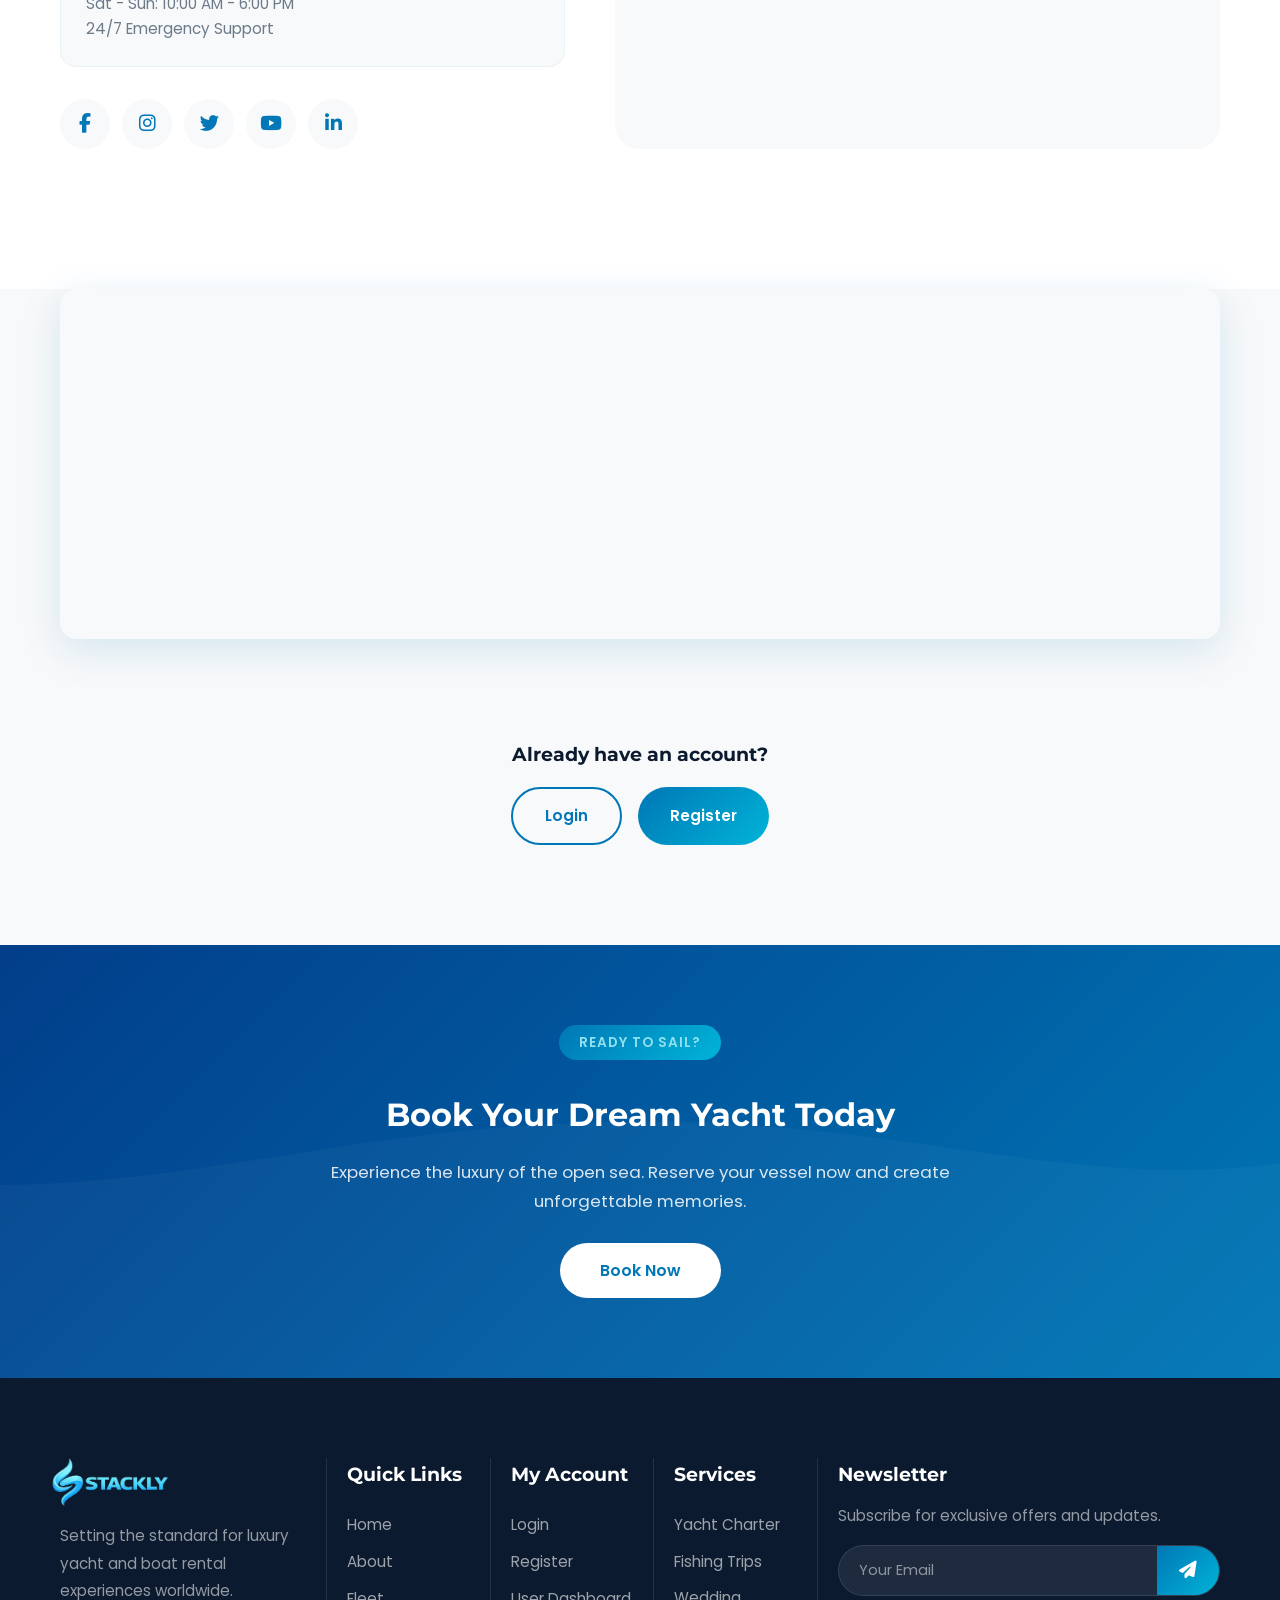
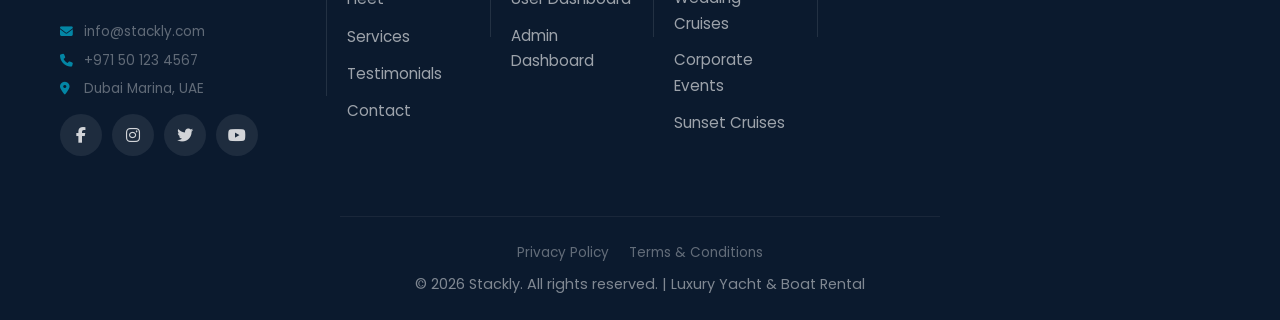
<file: contact.html>
<!DOCTYPE html>
<html lang="en">
<head>
  <meta charset="UTF-8">
  <meta name="viewport" content="width=device-width, initial-scale=1.0">
  <meta name="description" content="Contact Stackly - Get in touch with our team for yacht rental bookings, inquiries, and support.">
  <title>Contact Us | Stackly Luxury Yacht Rental</title>
  <link rel="preconnect" href="https://fonts.googleapis.com">
  <link rel="preconnect" href="https://fonts.gstatic.com" crossorigin>
  <link href="https://fonts.googleapis.com/css2?family=Poppins:wght@300;400;500;600;700;800&family=Montserrat:wght@300;400;500;600;700;800&display=swap" rel="stylesheet">
  <link rel="stylesheet" href="https://cdnjs.cloudflare.com/ajax/libs/font-awesome/6.5.0/css/all.min.css">
  <link rel="stylesheet" href="css/style.css">
  <link rel="stylesheet" href="css/responsive.css">
</head>
<body>
  <div id="loading-screen">
    <div class="loader-container">
      <i class="fas fa-ship loader-icon"></i>
      <div class="loader-bar"></div>
      <p>Setting Sail...</p>
    </div>
  </div>

  <button type="button" id="scroll-top-btn" aria-label="Scroll to top">
    <i class="fas fa-chevron-up"></i>
  </button>

  <header id="header">
    <nav class="navbar container">
      <a href="index.html" class="mobile-back" aria-label="Back to Home"><i class="fas fa-arrow-left"></i></a>
      <a href="index.html" class="logo">
        <img src="images/gallery/logo.webp" alt="Stackly">
      </a>
      <ul class="nav-menu" id="nav-menu">
        <li><a href="index.html" class="nav-link">Home</a></li>
        <li><a href="about.html" class="nav-link">About</a></li>
        <li class="nav-dropdown">
          <a href="#" class="nav-link dropdown-toggle">Pages <i class="fas fa-chevron-down"></i></a>
          <ul class="dropdown-menu">
            <li><a href="fleet.html" class="nav-link">Fleet</a></li>
            <li><a href="destinations.html" class="nav-link">Destinations</a></li>
            <li><a href="gallery.html" class="nav-link">Gallery</a></li>
            <li><a href="pricing.html" class="nav-link">Pricing</a></li>
            <li><a href="testimonials.html" class="nav-link">Testimonials</a></li>
          </ul>
        </li>
        <li class="mobile-nav-item mobile-page-link"><a href="fleet.html" class="nav-link">Fleet</a></li>
        <li class="mobile-nav-item mobile-page-link"><a href="destinations.html" class="nav-link">Destinations</a></li>
        <li class="mobile-nav-item mobile-page-link"><a href="gallery.html" class="nav-link">Gallery</a></li>
        <li class="mobile-nav-item mobile-page-link"><a href="pricing.html" class="nav-link">Pricing</a></li>
        <li class="mobile-nav-item mobile-page-link"><a href="testimonials.html" class="nav-link">Testimonials</a></li>
        <li><a href="services.html" class="nav-link">Services</a></li>
        <li><a href="contact.html" class="nav-link active">Contact</a></li>
        <li class="mobile-nav-item"><a href="login.html" class="nav-link btn-outline">Login</a></li>
        <li class="mobile-nav-item"><a href="register.html" class="nav-link btn-primary">Register</a></li>
       </ul>
      <div class="nav-actions">
        <a href="login.html" class="btn btn-outline btn-sm">Login</a>
        <a href="register.html" class="btn btn-primary btn-sm">Register</a>
        <button type="button" class="hamburger" id="hamburger" aria-label="Toggle menu">
          <span></span><span></span><span></span>
        </button>
      </div>
    </nav>
  </header>

  <section class="page-banner" style="background-image: url('./images/gallery/bg3_11zon.webp');">
    <h1>Contact Us</h1>
    <p>Ready to set sail? Reach out and let's start planning your adventure</p>
    <div class="wave-container">
      <svg class="wave" viewBox="0 0 1440 320" preserveAspectRatio="none">
        <path fill="#ffffff" d="M0,224L48,213.3C96,203,192,181,288,181.3C384,181,480,203,576,213.3C672,224,768,224,864,213.3C960,203,1056,181,1152,181.3C1248,181,1344,203,1392,213.3L1440,224L1440,320L1392,320C1344,320,1248,320,1152,320C1056,320,960,320,864,320C768,320,672,320,576,320C480,320,384,320,288,320C192,320,96,320,48,320L0,320Z"></path>
      </svg>
    </div>
  </section>

  <section class="section contact">
    <div class="container">
      <div class="section-header reveal">
        <span class="section-tag">Get In Touch</span>
        <h2 class="section-title">We'd Love to Hear From You</h2>
        <p class="section-desc">Whether you're ready to book or just exploring options, our team is here to help.</p>
      </div>
      <div class="contact-grid">
        <div class="contact-info reveal">
          <div class="contact-card">
            <i class="fas fa-location-dot"></i>
            <h3>Visit Our Office</h3>
            <p>Dubai Marina Walk, Dubai<br>United Arab Emirates<br>PO Box 123456</p>
          </div>
          <div class="contact-card">
            <i class="fas fa-phone"></i>
            <h3>Call Us</h3>
            <p>+971 50 123 4567<br>+971 4 123 4567<br>Toll-Free: 800 STACKLY</p>
          </div>
          <div class="contact-card">
            <i class="fas fa-envelope"></i>
            <h3>Email Us</h3>
            <p>info@stacklyyacht.com<br>bookings@stacklyyacht.com<br>support@stacklyyacht.com</p>
          </div>
          <div class="contact-card">
            <i class="fas fa-clock"></i>
            <h3>Working Hours</h3>
            <p>Mon - Fri: 9:00 AM - 9:00 PM<br>Sat - Sun: 10:00 AM - 6:00 PM<br>24/7 Emergency Support</p>
          </div>
          <div class="contact-social">
            <a href="404.html" aria-label="Facebook"><i class="fab fa-facebook-f"></i></a>
            <a href="404.html" aria-label="Instagram"><i class="fab fa-instagram"></i></a>
            <a href="404.html" aria-label="Twitter"><i class="fab fa-twitter"></i></a>
            <a href="404.html" aria-label="YouTube"><i class="fab fa-youtube"></i></a>
            <a href="404.html" aria-label="LinkedIn"><i class="fab fa-linkedin-in"></i></a>
          </div>
        </div>
        <div class="contact-form reveal">
          <h3 style="font-family: var(--font-secondary); font-size: 1.3rem; color: var(--dark); margin-bottom: 20px;">Send Us a Message</h3>
          <form id="contact-form" action="https://formspree.io/f/your_form_id" method="POST">
            <div class="form-row">
              <div class="form-group">
                <input type="text" id="name" name="name" placeholder="Your Name" maxlength="16" pattern="[A-Za-z\s]+" title="Letters only, no numbers" oninput="this.value = this.value.replace(/[0-9]/g, '')" required>
                <i class="fas fa-user"></i>
              </div>
              <div class="form-group">
                <input type="email" id="email" name="email" placeholder="Your Email" required>
                <i class="fas fa-envelope"></i>
              </div>
            </div>
            <div class="form-group">
              <input type="tel" id="phone" name="phone" placeholder="Your Phone" maxlength="16" pattern="[0-9]+" title="Numbers only" oninput="this.value = this.value.replace(/[^0-9]/g, '')" required>
              <i class="fas fa-phone"></i>
            </div>
            <div class="form-group">
              <select id="subject" name="subject">
                <option value="">Select Subject</option>
                <option value="booking">Booking Inquiry</option>
                <option value="fleet">Fleet Information</option>
                <option value="pricing">Pricing Question</option>
                <option value="corporate">Corporate Event</option>
                <option value="other">Other</option>
              </select>
              <i class="fas fa-tag"></i>
              <i class="fas fa-chevron-down" style="position: absolute; right: 16px; top: 50%; transform: translateY(-50%); color: var(--text-light); pointer-events: none; font-size: 0.8rem;"></i>
            </div>
            <div class="form-group">
              <textarea id="message" name="message" rows="5" placeholder="Tell us about your dream yacht experience..." required></textarea>
              <i class="fas fa-comment"></i>
            </div>
            <button type="submit" class="btn btn-primary btn-block">Send Message</button>
          </form>
        </div>
      </div>
    </div>
  </section>

  <section class="section" style="background: var(--light-gray); padding-top: 0;">
    <div class="container">
      <div class="contact-page-map reveal">
        <iframe src="https://www.google.com/maps/embed?pb=!1m18!1m12!1m3!1d3610.178656717085!2d55.13870611500746!3d25.20420783783798!2m3!1f0!2f0!3f0!3m2!1i1024!2i768!4f13.1!3m3!1m2!1s0x3e5f43496a1e1c21%3A0xa2c3e2e5e5e5e5e5!2sDubai%20Marina!5e0!3m2!1sen!2sae!4v1" allowfullscreen="" loading="lazy"></iframe>
      </div>
    </div>
  </section>

  <section class="section contact-auth-section" style="background: var(--light-gray); padding-top: 0;">
    <div class="container" style="text-align: center;">
      <h3 style="font-family: var(--font-secondary); color: var(--dark); margin-bottom: 16px;">Already have an account?</h3>
      <div style="display: flex; gap: 16px; justify-content: center; flex-wrap: wrap;">
        <a href="login.html" class="btn btn-outline" style="color: var(--primary); border-color: var(--primary);">Login</a>
        <a href="register.html" class="btn btn-primary">Register</a>
      </div>
    </div>
  </section>

  <section class="section cta-section">
    <div class="container">
      <div class="cta-content reveal">
        <span class="section-tag" style="color: var(--accent);">Ready to Sail?</span>
        <h2 class="cta-title">Book Your Dream Yacht Today</h2>
        <p class="cta-desc">Experience the luxury of the open sea. Reserve your vessel now and create unforgettable memories.</p>
        <a href="contact.html" class="btn btn-primary btn-lg">Book Now</a>
      </div>
    </div>
  </section>

  <footer class="footer">
    <div class="container">
      <div class="footer-grid">
        <div class="footer-brand reveal">
          <a href="index.html" class="logo">
            <img src="images/gallery/logo.webp" alt="Stackly">
          </a>
          <p>Setting the standard for luxury yacht and boat rental experiences worldwide.</p>
          <div class="footer-contact-info">
            <p><i class="fas fa-envelope"></i> info@stackly.com</p>
            <p><i class="fas fa-phone"></i> +971 50 123 4567</p>
            <p><i class="fas fa-map-marker-alt"></i> Dubai Marina, UAE</p>
          </div>
          <div class="footer-social">
            <a href="404.html" aria-label="Facebook"><i class="fab fa-facebook-f"></i></a>
            <a href="404.html" aria-label="Instagram"><i class="fab fa-instagram"></i></a>
            <a href="404.html" aria-label="Twitter"><i class="fab fa-twitter"></i></a>
            <a href="404.html" aria-label="YouTube"><i class="fab fa-youtube"></i></a>
          </div>
        </div>
        <div class="footer-links reveal">
          <h3>Quick Links</h3>
          <ul>
            <li><a href="index.html">Home</a></li>
            <li><a href="about.html">About</a></li>
            <li><a href="fleet.html">Fleet</a></li>
            <li><a href="services.html">Services</a></li>
            <li><a href="testimonials.html">Testimonials</a></li>
            <li><a href="contact.html">Contact</a></li>
          </ul>
        </div>
        <div class="footer-links reveal">
          <h3>My Account</h3>
          <ul>
            <li><a href="login.html">Login</a></li>
            <li><a href="register.html">Register</a></li>
            <li><a href="dashboard/user-dashboard.html">User Dashboard</a></li>
            <li><a href="dashboard/admin-dashboard.html">Admin Dashboard</a></li>
          </ul>
        </div>
        <div class="footer-links reveal">
          <h3>Services</h3>
          <ul>
            <li><a href="services.html">Yacht Charter</a></li>
            <li><a href="services.html">Fishing Trips</a></li>
            <li><a href="services.html">Wedding Cruises</a></li>
            <li><a href="services.html">Corporate Events</a></li>
            <li><a href="services.html">Sunset Cruises</a></li>
          </ul>
        </div>
        <div class="footer-newsletter reveal">
          <h3>Newsletter</h3>
          <p>Subscribe for exclusive offers and updates.</p>
          <form id="newsletter-form" action="https://formspree.io/f/your_newsletter_form_id" method="POST">
            <div class="newsletter-group">
              <input type="email" name="email" placeholder="Your Email" required>
              <button type="submit" aria-label="Subscribe"><i class="fas fa-paper-plane"></i></button>
            </div>
          </form>
        </div>
      </div>
      <div class="footer-bottom">
        <div class="footer-legal">
          <a href="404.html">Privacy Policy</a>
          <a href="404.html">Terms &amp; Conditions</a>
        </div>
        <p>&copy; 2026 Stackly. All rights reserved. | Luxury Yacht & Boat Rental</p>
      </div>
    </div>
  </footer>

  <script src="js/script.js"></script>
</body>
</html>
</file>
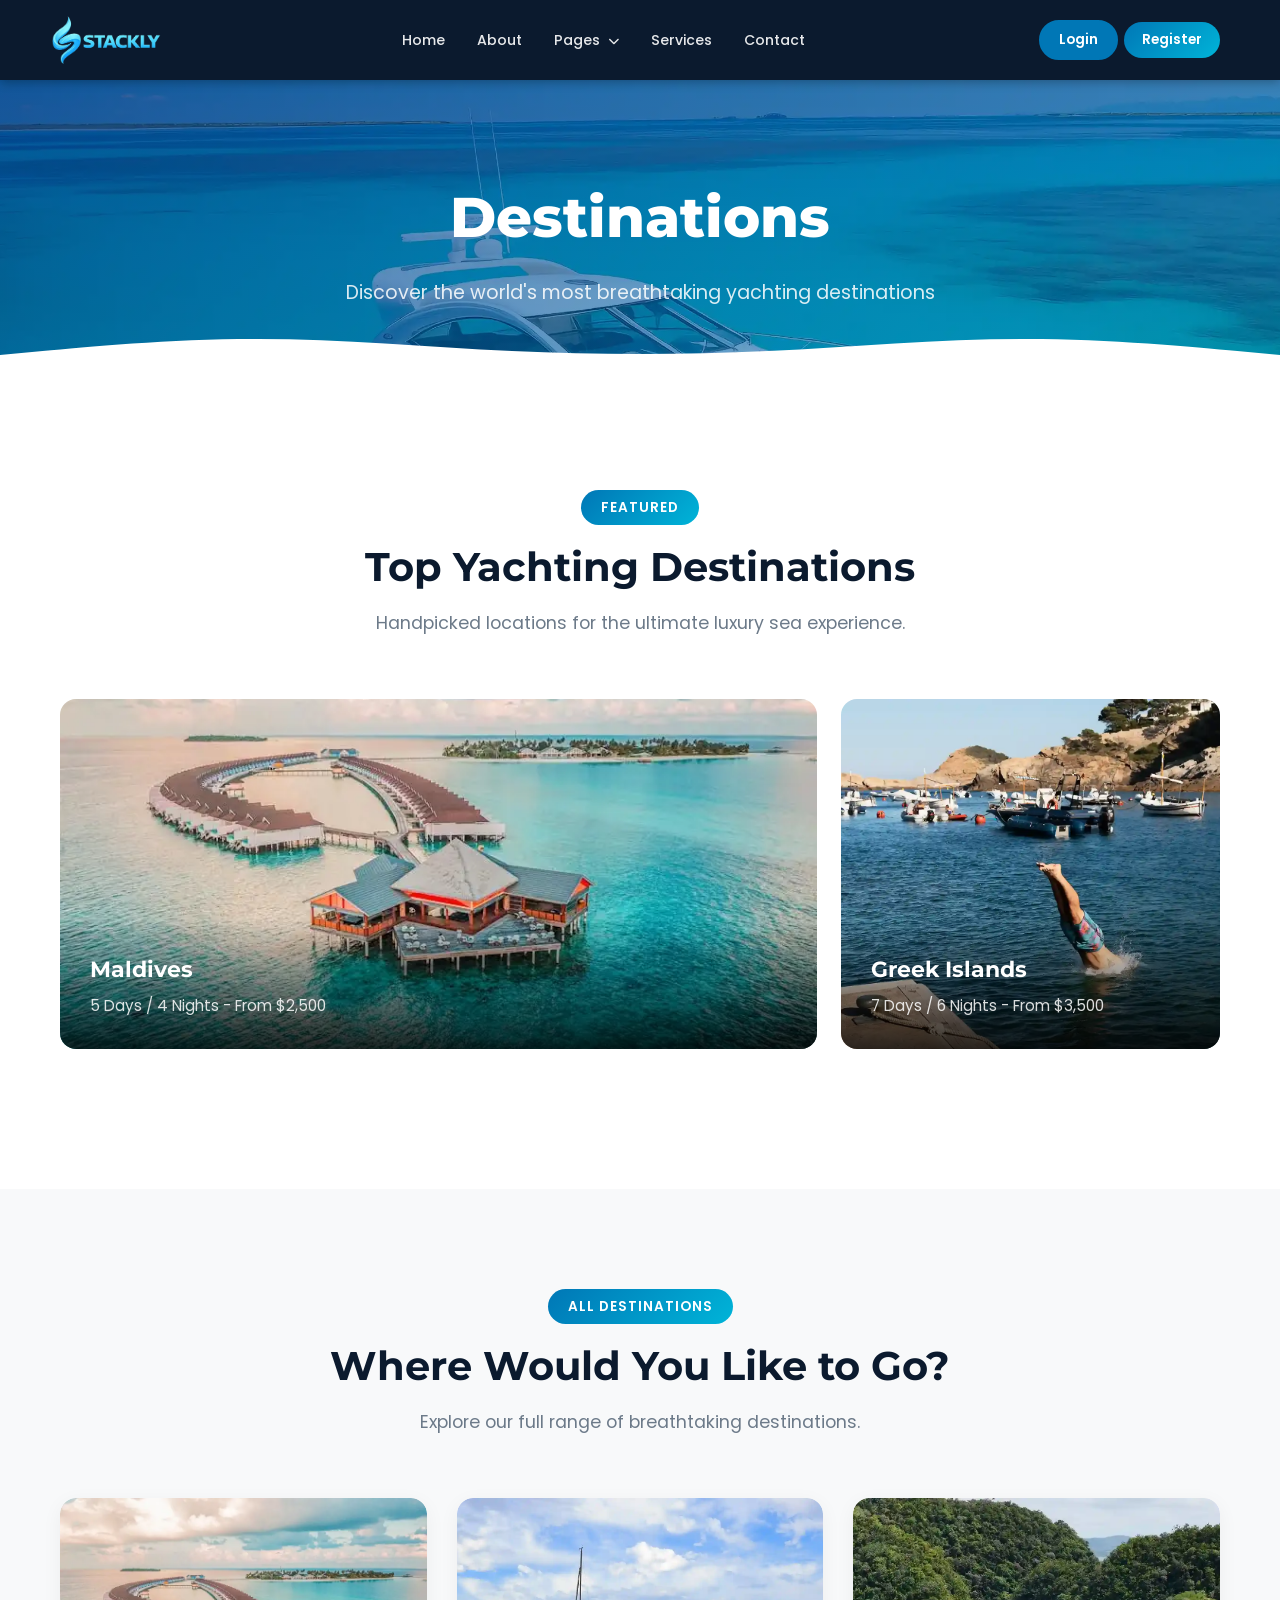
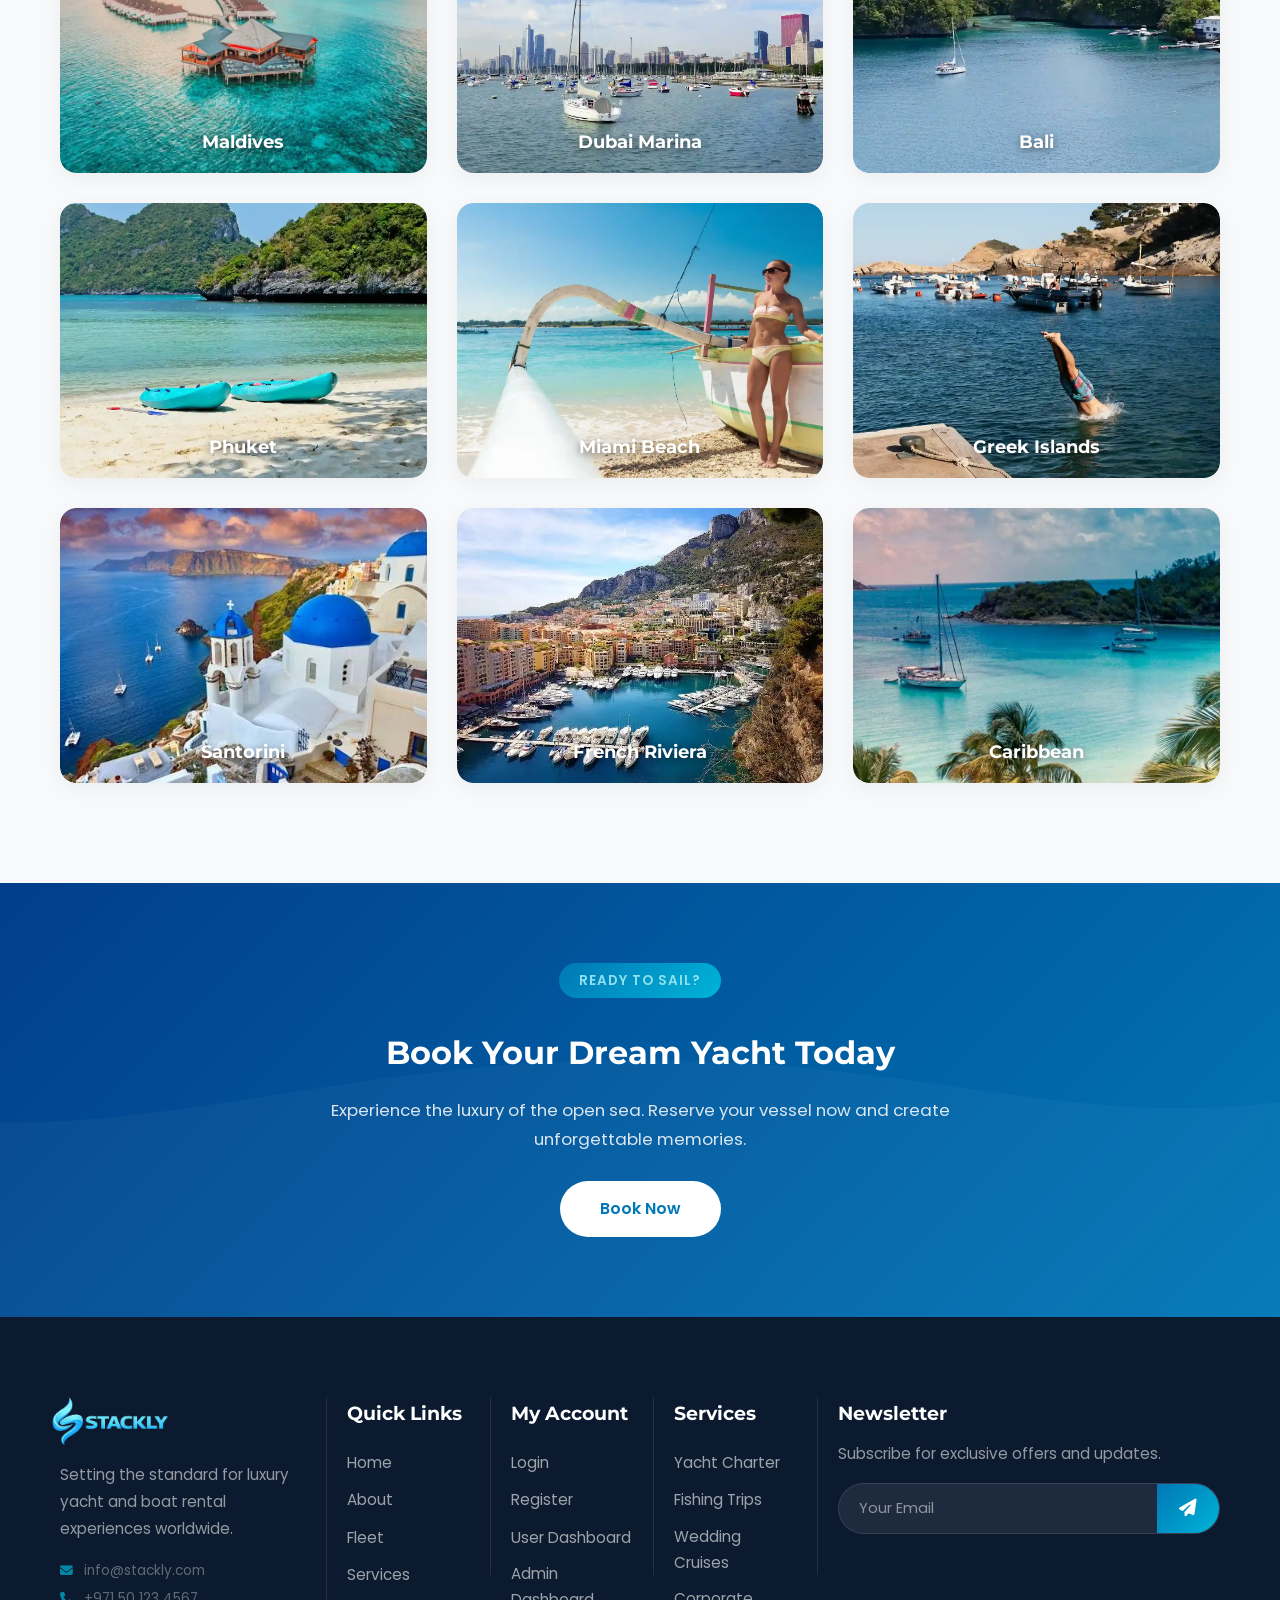
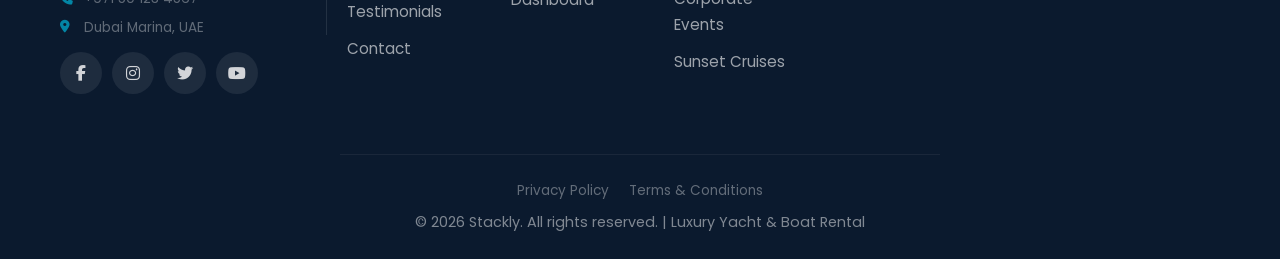
<file: destinations.html>
<!DOCTYPE html>
<html lang="en">
<head>
  <meta charset="UTF-8">
  <meta name="viewport" content="width=device-width, initial-scale=1.0">
  <meta name="description" content="Stackly Destinations - Explore the world's most beautiful yachting destinations from Maldives to Greek Islands.">
  <title>Destinations | Stackly Luxury Yacht Rental</title>
  <link rel="preconnect" href="https://fonts.googleapis.com">
  <link rel="preconnect" href="https://fonts.gstatic.com" crossorigin>
  <link href="https://fonts.googleapis.com/css2?family=Poppins:wght@300;400;500;600;700;800&family=Montserrat:wght@300;400;500;600;700;800&display=swap" rel="stylesheet">
  <link rel="stylesheet" href="https://cdnjs.cloudflare.com/ajax/libs/font-awesome/6.5.0/css/all.min.css">
  <link rel="stylesheet" href="css/style.css">
  <link rel="stylesheet" href="css/responsive.css">
</head>
<body>
  <div id="loading-screen">
    <div class="loader-container">
      <i class="fas fa-ship loader-icon"></i>
      <div class="loader-bar"></div>
      <p>Setting Sail...</p>
    </div>
  </div>

  <button type="button" id="scroll-top-btn" aria-label="Scroll to top">
    <i class="fas fa-chevron-up"></i>
  </button>

  <header id="header">
    <nav class="navbar container">
      <a href="index.html" class="mobile-back" aria-label="Back to Home"><i class="fas fa-arrow-left"></i></a>
      <a href="index.html" class="logo">
        <img src="images/gallery/logo.webp" alt="Stackly">
      </a>
      <ul class="nav-menu" id="nav-menu">
        <li><a href="index.html" class="nav-link">Home</a></li>
        <li><a href="about.html" class="nav-link">About</a></li>
        <li class="nav-dropdown">
          <a href="#" class="nav-link dropdown-toggle">Pages <i class="fas fa-chevron-down"></i></a>
          <ul class="dropdown-menu">
            <li><a href="fleet.html" class="nav-link">Fleet</a></li>
            <li><a href="destinations.html" class="nav-link active">Destinations</a></li>
            <li><a href="gallery.html" class="nav-link">Gallery</a></li>
            <li><a href="pricing.html" class="nav-link">Pricing</a></li>
            <li><a href="testimonials.html" class="nav-link">Testimonials</a></li>
          </ul>
        </li>
        <li class="mobile-nav-item mobile-page-link"><a href="fleet.html" class="nav-link">Fleet</a></li>
        <li class="mobile-nav-item mobile-page-link"><a href="destinations.html" class="nav-link active">Destinations</a></li>
        <li class="mobile-nav-item mobile-page-link"><a href="gallery.html" class="nav-link">Gallery</a></li>
        <li class="mobile-nav-item mobile-page-link"><a href="pricing.html" class="nav-link">Pricing</a></li>
        <li class="mobile-nav-item mobile-page-link"><a href="testimonials.html" class="nav-link">Testimonials</a></li>
        <li><a href="services.html" class="nav-link">Services</a></li>
        <li><a href="contact.html" class="nav-link">Contact</a></li>
        <li class="mobile-nav-item"><a href="login.html" class="nav-link btn-outline">Login</a></li>
        <li class="mobile-nav-item"><a href="register.html" class="nav-link btn-primary">Register</a></li>
       </ul>
      <div class="nav-actions">
        <a href="login.html" class="btn btn-outline btn-sm">Login</a>
        <a href="register.html" class="btn btn-primary btn-sm">Register</a>
        <button type="button" class="hamburger" id="hamburger" aria-label="Toggle menu">
          <span></span><span></span><span></span>
        </button>
      </div>
    </nav>
  </header>

  <section class="page-banner" style="background-image: url('./images/gallery/bg3_11zon.webp');">
    <h1>Destinations</h1>
    <p>Discover the world's most breathtaking yachting destinations</p>
    <div class="wave-container">
      <svg class="wave" viewBox="0 0 1440 320" preserveAspectRatio="none">
        <path fill="#ffffff" d="M0,224L48,213.3C96,203,192,181,288,181.3C384,181,480,203,576,213.3C672,224,768,224,864,213.3C960,203,1056,181,1152,181.3C1248,181,1344,203,1392,213.3L1440,224L1440,320L1392,320C1344,320,1248,320,1152,320C1056,320,960,320,864,320C768,320,672,320,576,320C480,320,384,320,288,320C192,320,96,320,48,320L0,320Z"></path>
      </svg>
    </div>
  </section>

  <section class="section">
    <div class="container">
      <div class="section-header reveal">
        <span class="section-tag">Featured</span>
        <h2 class="section-title">Top Yachting Destinations</h2>
        <p class="section-desc">Handpicked locations for the ultimate luxury sea experience.</p>
      </div>
      <div class="dest-featured">
        <div class="dest-featured-card reveal">
          <img src="./images/destinations/Maldives.webp" alt="Maldives">
          <div class="dest-featured-info">
            <h3>Maldives</h3>
            <span>5 Days / 4 Nights - From $2,500</span>
          </div>
        </div>
        <div class="dest-featured-card reveal">
          <img src="./images/destinations/Greek_11zon.webp" alt="Greek Islands">
          <div class="dest-featured-info">
            <h3>Greek Islands</h3>
            <span>7 Days / 6 Nights - From $3,500</span>
          </div>
        </div>
      </div>
    </div>
  </section>

  <section class="section" style="background: var(--light-gray);">
    <div class="container">
      <div class="section-header reveal">
        <span class="section-tag">All Destinations</span>
        <h2 class="section-title">Where Would You Like to Go?</h2>
        <p class="section-desc">Explore our full range of breathtaking destinations.</p>
      </div>
      <div class="dest-page-grid">
        <div class="dest-card reveal flip-card">
          <div class="flip-card-inner">
            <div class="flip-card-front">
              <div class="dest-img">
                <h3>Maldives</h3>
                <img src="./images/destinations/Maldives.webp" alt="Maldives">
              </div>
            </div>
            <div class="flip-card-back">
              <h3>Maldives</h3>
              <p><i class="fas fa-clock"></i> 5 Days / 4 Nights</p>
              <p><i class="fas fa-ship"></i> Luxury Yacht</p>
              <span class="dest-price">From $2,500</span>
              <a href="contact.html" class="btn btn-primary btn-sm">Book Now</a>
            </div>
          </div>
        </div>
        <div class="dest-card reveal flip-card">
          <div class="flip-card-inner">
            <div class="flip-card-front">
              <div class="dest-img">
                <h3>Dubai Marina</h3>
                <img src="./images/destinations/Dubai_11zon.webp" alt="Dubai Marina">
              </div>
            </div>
            <div class="flip-card-back">
              <h3>Dubai Marina</h3>
              <p><i class="fas fa-clock"></i> 3 Days / 2 Nights</p>
              <p><i class="fas fa-ship"></i> Superyacht</p>
              <span class="dest-price">From $3,200</span>
              <a href="contact.html" class="btn btn-primary btn-sm">Book Now</a>
            </div>
          </div>
        </div>
        <div class="dest-card reveal flip-card">
          <div class="flip-card-inner">
            <div class="flip-card-front">
              <div class="dest-img">
                <h3>Bali</h3>
                <img src="./images/destinations/Bali_11zon.webp" alt="Bali">
              </div>
            </div>
            <div class="flip-card-back">
              <h3>Bali</h3>
              <p><i class="fas fa-clock"></i> 4 Days / 3 Nights</p>
              <p><i class="fas fa-ship"></i> Catamaran</p>
              <span class="dest-price">From $1,800</span>
              <a href="contact.html" class="btn btn-primary btn-sm">Book Now</a>
            </div>
          </div>
        </div>
        <div class="dest-card reveal flip-card">
          <div class="flip-card-inner">
            <div class="flip-card-front">
              <div class="dest-img">
                <h3>Phuket</h3>
                <img src="./images/destinations/Phuket_11zon.webp" alt="Phuket">
              </div>
            </div>
            <div class="flip-card-back">
              <h3>Phuket</h3>
              <p><i class="fas fa-clock"></i> 4 Days / 3 Nights</p>
              <p><i class="fas fa-ship"></i> Speed Boat</p>
              <span class="dest-price">From $1,600</span>
              <a href="contact.html" class="btn btn-primary btn-sm">Book Now</a>
            </div>
          </div>
        </div>
        <div class="dest-card reveal flip-card">
          <div class="flip-card-inner">
            <div class="flip-card-front">
              <div class="dest-img">
                <h3>Miami Beach</h3>
                <img src="./images/destinations/Miami_11zon.webp" alt="Miami Beach">
              </div>
            </div>
            <div class="flip-card-back">
              <h3>Miami Beach</h3>
              <p><i class="fas fa-clock"></i> 3 Days / 2 Nights</p>
              <p><i class="fas fa-ship"></i> Luxury Yacht</p>
              <span class="dest-price">From $2,000</span>
              <a href="contact.html" class="btn btn-primary btn-sm">Book Now</a>
            </div>
          </div>
        </div>
        <div class="dest-card reveal flip-card">
          <div class="flip-card-inner">
            <div class="flip-card-front">
              <div class="dest-img">
                <h3>Greek Islands</h3>
                <img src="./images/destinations/Greek_11zon.webp" alt="Greek Islands">
              </div>
            </div>
            <div class="flip-card-back">
              <h3>Greek Islands</h3>
              <p><i class="fas fa-clock"></i> 7 Days / 6 Nights</p>
              <p><i class="fas fa-ship"></i> Luxury Yacht</p>
              <span class="dest-price">From $3,500</span>
              <a href="contact.html" class="btn btn-primary btn-sm">Book Now</a>
            </div>
          </div>
        </div>
        <div class="dest-card reveal flip-card">
          <div class="flip-card-inner">
            <div class="flip-card-front">
              <div class="dest-img">
                <h3>Santorini</h3>
                <img src="./images/destinations/Santorini.webp" alt="Santorini">
              </div>
            </div>
            <div class="flip-card-back">
              <h3>Santorini</h3>
              <p><i class="fas fa-clock"></i> 5 Days / 4 Nights</p>
              <p><i class="fas fa-ship"></i> Catamaran</p>
              <span class="dest-price">From $2,800</span>
              <a href="contact.html" class="btn btn-primary btn-sm">Book Now</a>
            </div>
          </div>
        </div>
        <div class="dest-card reveal flip-card">
          <div class="flip-card-inner">
            <div class="flip-card-front">
              <div class="dest-img">
                <h3>French Riviera</h3>
                <img src="./images/destinations/French Riviera_11zon.webp" alt="French Riviera">
              </div>
            </div>
            <div class="flip-card-back">
              <h3>French Riviera</h3>
              <p><i class="fas fa-clock"></i> 6 Days / 5 Nights</p>
              <p><i class="fas fa-ship"></i> Superyacht</p>
              <span class="dest-price">From $4,200</span>
              <a href="contact.html" class="btn btn-primary btn-sm">Book Now</a>
            </div>
          </div>
        </div>
        <div class="dest-card reveal flip-card">
          <div class="flip-card-inner">
            <div class="flip-card-front">
              <div class="dest-img">
                <h3>Caribbean</h3>
                <img src="./images/destinations/Caribbean_11zon.webp" alt="Caribbean">
              </div>
            </div>
            <div class="flip-card-back">
              <h3>Caribbean</h3>
              <p><i class="fas fa-clock"></i> 7 Days / 6 Nights</p>
              <p><i class="fas fa-ship"></i> Luxury Yacht</p>
              <span class="dest-price">From $3,000</span>
              <a href="contact.html" class="btn btn-primary btn-sm">Book Now</a>
            </div>
          </div>
        </div>
      </div>
    </div>
  </section>

  <section class="section cta-section">
    <div class="container">
      <div class="cta-content reveal">
        <span class="section-tag" style="color: var(--accent);">Ready to Sail?</span>
        <h2 class="cta-title">Book Your Dream Yacht Today</h2>
        <p class="cta-desc">Experience the luxury of the open sea. Reserve your vessel now and create unforgettable memories.</p>
        <a href="contact.html" class="btn btn-primary btn-lg">Book Now</a>
      </div>
    </div>
  </section>

  <footer class="footer">
    <div class="container">
      <div class="footer-grid">
        <div class="footer-brand reveal">
          <a href="index.html" class="logo">
            <img src="images/gallery/logo.webp" alt="Stackly">
          </a>
          <p>Setting the standard for luxury yacht and boat rental experiences worldwide.</p>
          <div class="footer-contact-info">
            <p><i class="fas fa-envelope"></i> info@stackly.com</p>
            <p><i class="fas fa-phone"></i> +971 50 123 4567</p>
            <p><i class="fas fa-map-marker-alt"></i> Dubai Marina, UAE</p>
          </div>
          <div class="footer-social">
            <a href="404.html" aria-label="Facebook"><i class="fab fa-facebook-f"></i></a>
            <a href="404.html" aria-label="Instagram"><i class="fab fa-instagram"></i></a>
            <a href="404.html" aria-label="Twitter"><i class="fab fa-twitter"></i></a>
            <a href="404.html" aria-label="YouTube"><i class="fab fa-youtube"></i></a>
          </div>
        </div>
        <div class="footer-links reveal">
          <h3>Quick Links</h3>
          <ul>
            <li><a href="index.html">Home</a></li>
            <li><a href="about.html">About</a></li>
            <li><a href="fleet.html">Fleet</a></li>
            <li><a href="services.html">Services</a></li>
            <li><a href="testimonials.html">Testimonials</a></li>
            <li><a href="contact.html">Contact</a></li>
          </ul>
        </div>
        <div class="footer-links reveal">
          <h3>My Account</h3>
          <ul>
            <li><a href="login.html">Login</a></li>
            <li><a href="register.html">Register</a></li>
            <li><a href="dashboard/user-dashboard.html">User Dashboard</a></li>
            <li><a href="dashboard/admin-dashboard.html">Admin Dashboard</a></li>
          </ul>
        </div>
        <div class="footer-links reveal">
          <h3>Services</h3>
          <ul>
            <li><a href="services.html">Yacht Charter</a></li>
            <li><a href="services.html">Fishing Trips</a></li>
            <li><a href="services.html">Wedding Cruises</a></li>
            <li><a href="services.html">Corporate Events</a></li>
            <li><a href="services.html">Sunset Cruises</a></li>
          </ul>
        </div>
        <div class="footer-newsletter reveal">
          <h3>Newsletter</h3>
          <p>Subscribe for exclusive offers and updates.</p>
          <form id="newsletter-form" action="https://formspree.io/f/your_newsletter_form_id" method="POST">
            <div class="newsletter-group">
              <input type="email" name="email" placeholder="Your Email" required>
              <button type="submit" aria-label="Subscribe"><i class="fas fa-paper-plane"></i></button>
            </div>
          </form>
        </div>
      </div>
      <div class="footer-bottom">
        <div class="footer-legal">
          <a href="404.html">Privacy Policy</a>
          <a href="404.html">Terms &amp; Conditions</a>
        </div>
        <p>&copy; 2026 Stackly. All rights reserved. | Luxury Yacht & Boat Rental</p>
      </div>
    </div>
  </footer>

  <script src="js/script.js"></script>
</body>
</html>
</file>
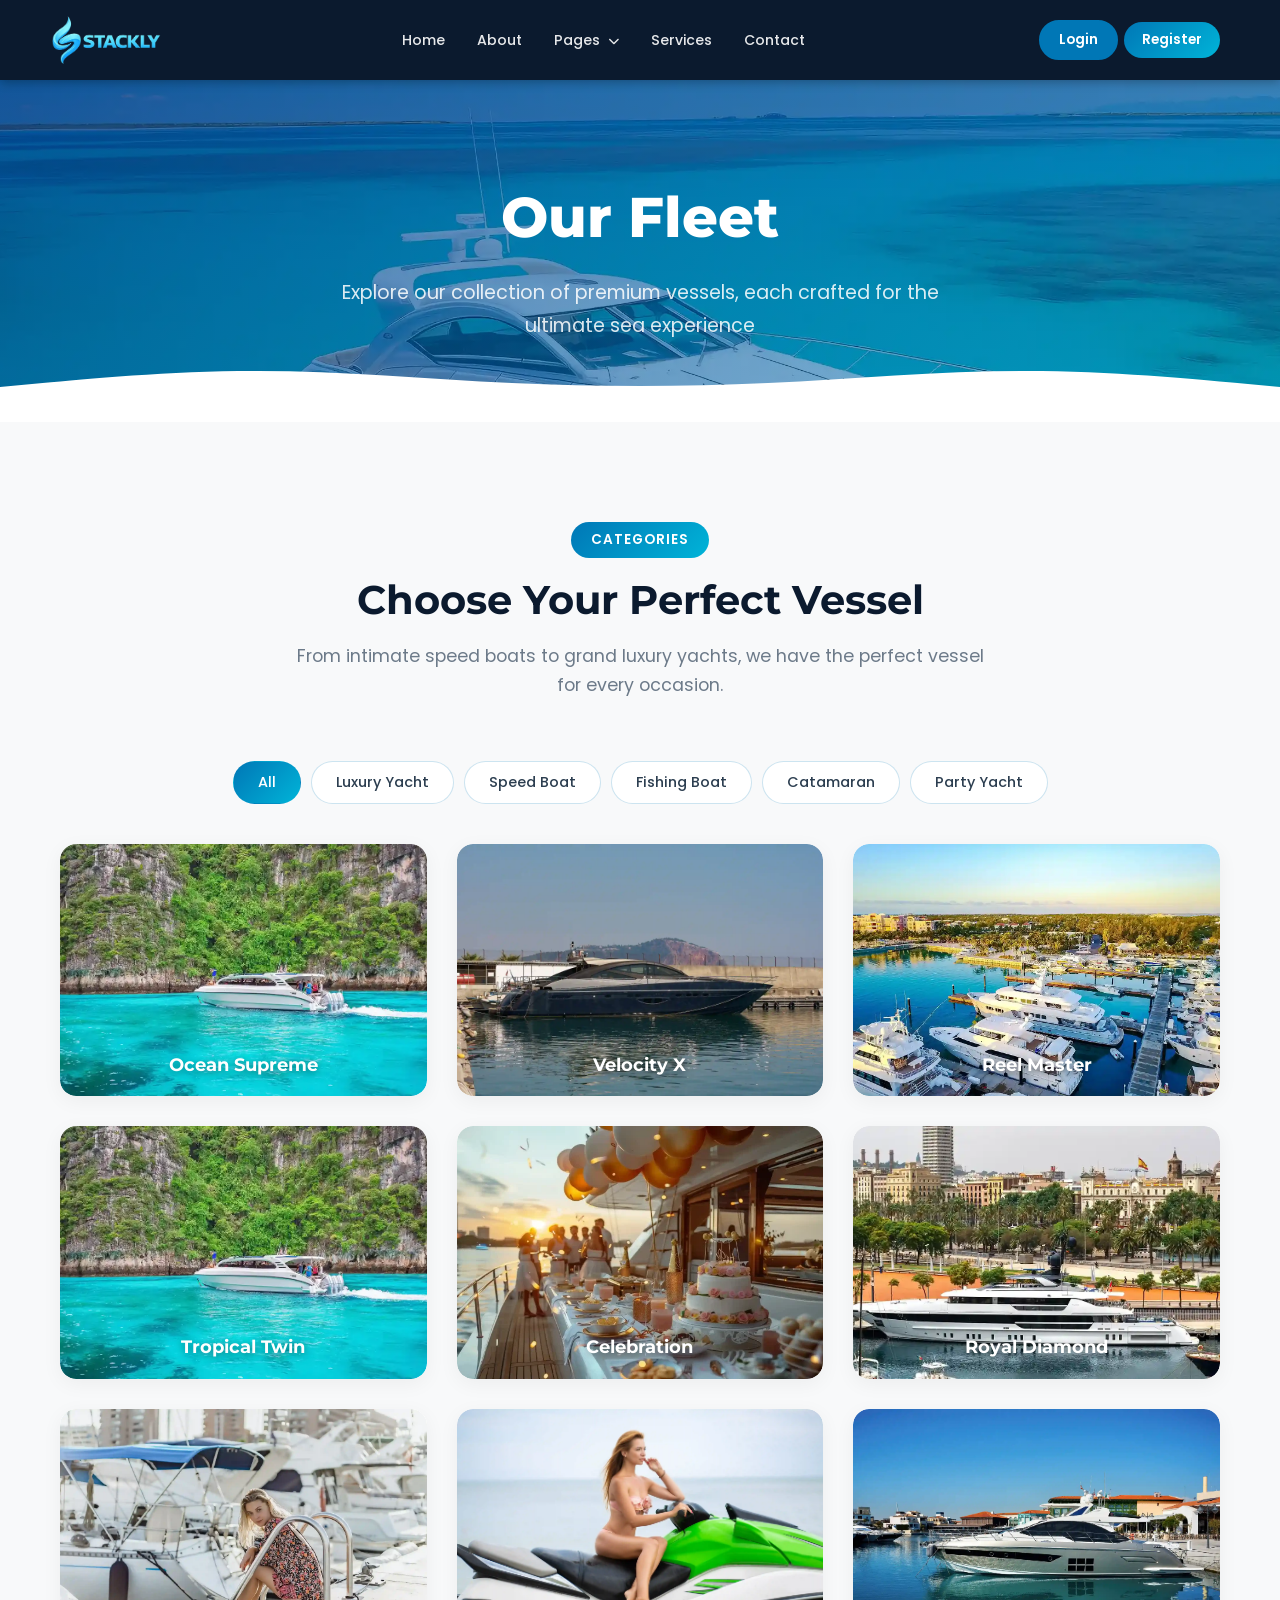
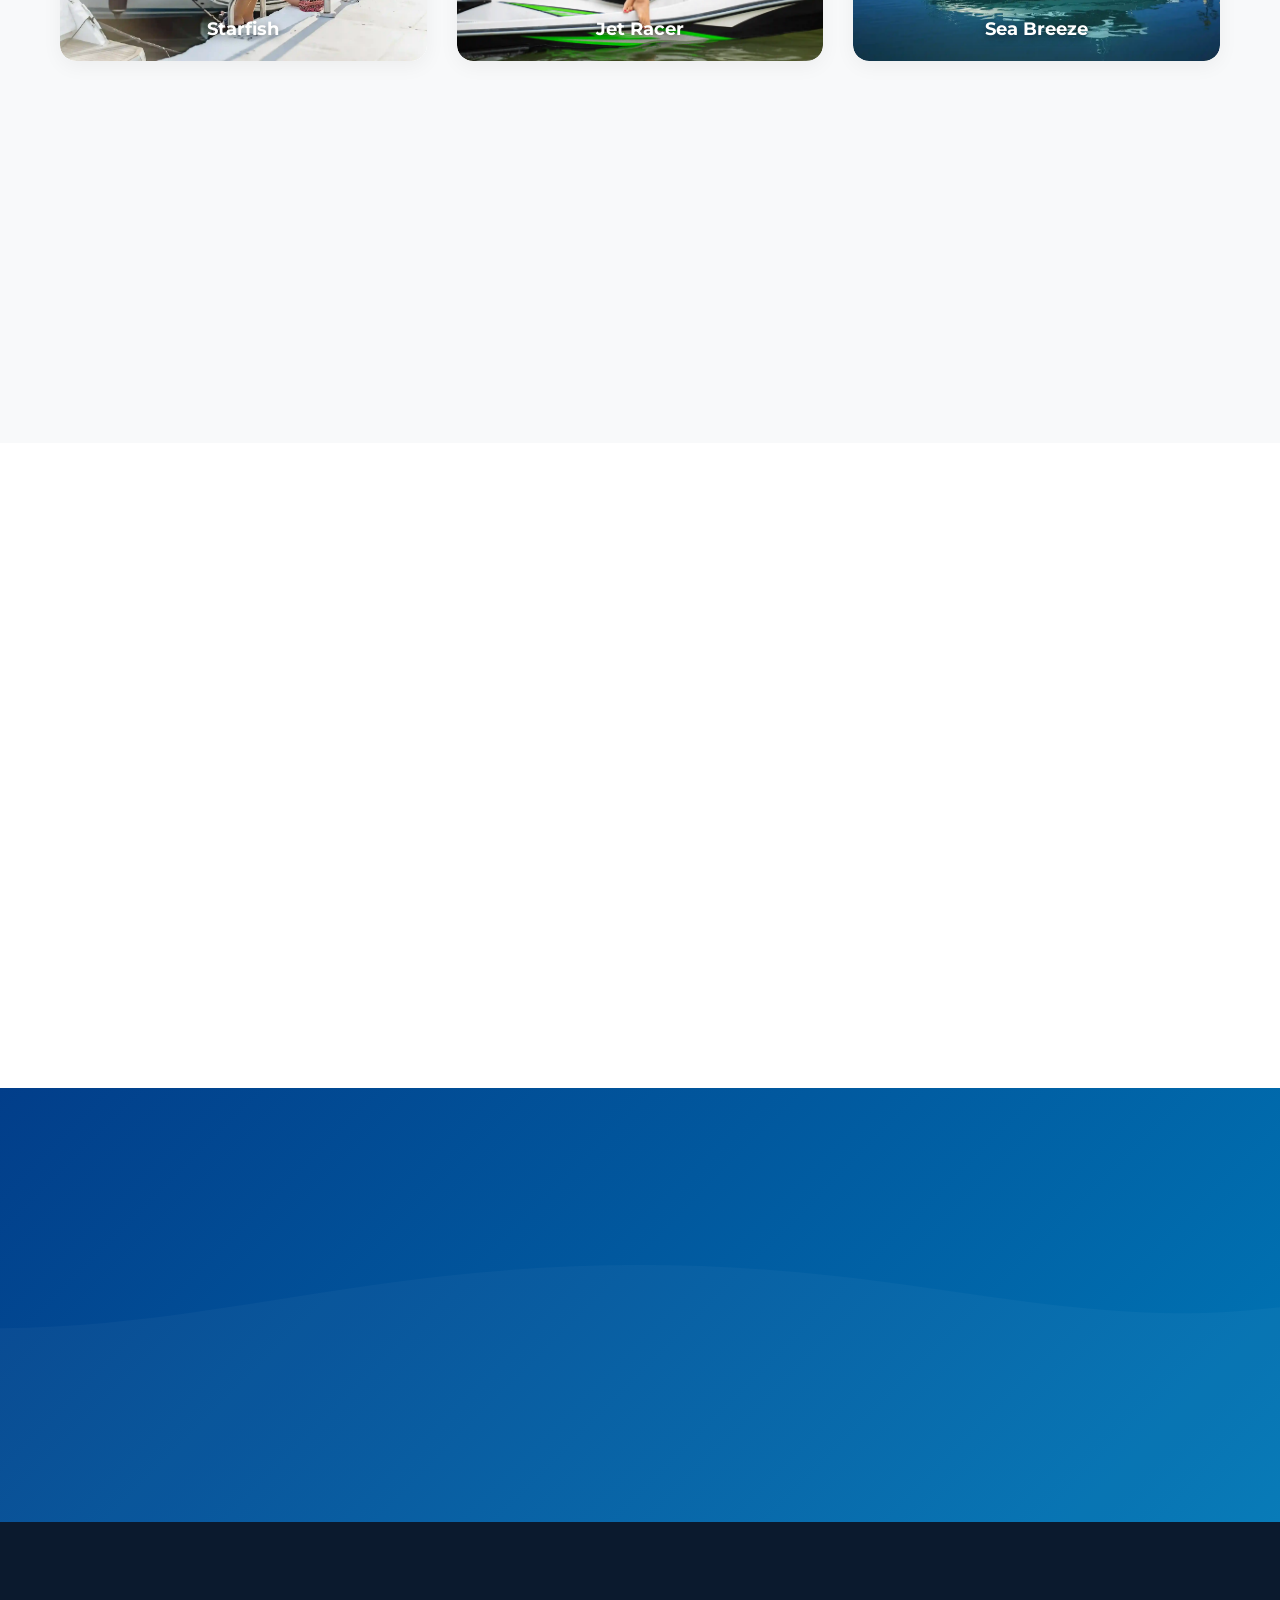
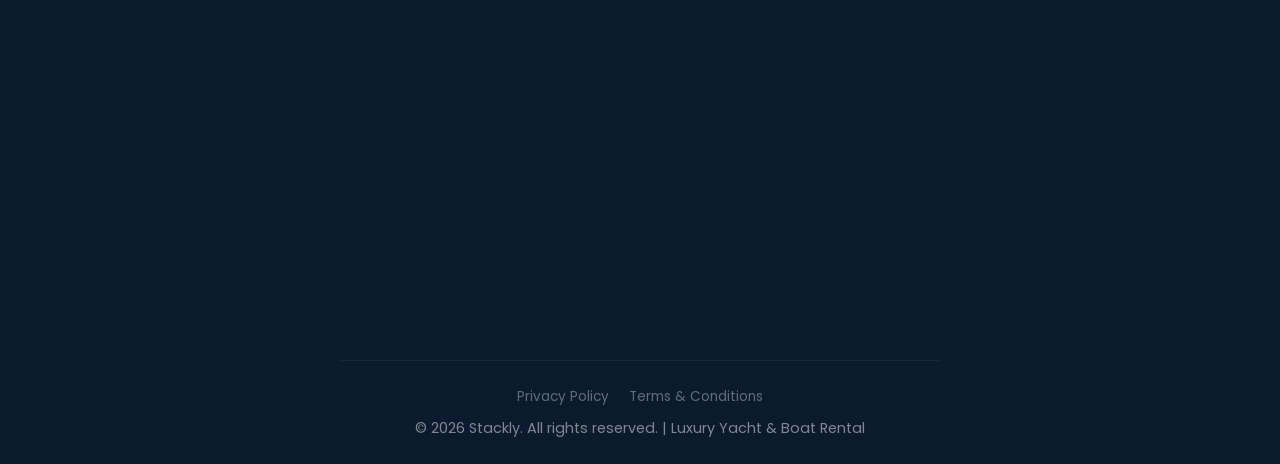
<file: fleet.html>
<!DOCTYPE html>
<html lang="en">
<head>
  <meta charset="UTF-8">
  <meta name="viewport" content="width=device-width, initial-scale=1.0">
  <meta name="description" content="Stackly Fleet - Browse our collection of luxury yachts, speed boats, catamarans and more.">
  <title>Our Fleet | Stackly Luxury Yacht Rental</title>
  <link rel="preconnect" href="https://fonts.googleapis.com">
  <link rel="preconnect" href="https://fonts.gstatic.com" crossorigin>
  <link href="https://fonts.googleapis.com/css2?family=Poppins:wght@300;400;500;600;700;800&family=Montserrat:wght@300;400;500;600;700;800&display=swap" rel="stylesheet">
  <link rel="stylesheet" href="https://cdnjs.cloudflare.com/ajax/libs/font-awesome/6.5.0/css/all.min.css">
  <link rel="stylesheet" href="css/style.css">
  <link rel="stylesheet" href="css/responsive.css">
</head>
<body>
  <div id="loading-screen">
    <div class="loader-container">
      <i class="fas fa-ship loader-icon"></i>
      <div class="loader-bar"></div>
      <p>Setting Sail...</p>
    </div>
  </div>

  <button type="button" id="scroll-top-btn" aria-label="Scroll to top">
    <i class="fas fa-chevron-up"></i>
  </button>

  <header id="header">
    <nav class="navbar container">
      <a href="index.html" class="mobile-back" aria-label="Back to Home"><i class="fas fa-arrow-left"></i></a>
      <a href="index.html" class="logo">
        <img src="images/gallery/logo.webp" alt="Stackly">
      </a>
      <ul class="nav-menu" id="nav-menu">
        <li><a href="index.html" class="nav-link">Home</a></li>
        <li><a href="about.html" class="nav-link">About</a></li>
        <li class="nav-dropdown">
          <a href="#" class="nav-link dropdown-toggle">Pages <i class="fas fa-chevron-down"></i></a>
          <ul class="dropdown-menu">
            <li><a href="fleet.html" class="nav-link active">Fleet</a></li>
            <li><a href="destinations.html" class="nav-link">Destinations</a></li>
            <li><a href="gallery.html" class="nav-link">Gallery</a></li>
            <li><a href="pricing.html" class="nav-link">Pricing</a></li>
            <li><a href="testimonials.html" class="nav-link">Testimonials</a></li>
          </ul>
        </li>
        <li class="mobile-nav-item mobile-page-link"><a href="fleet.html" class="nav-link active">Fleet</a></li>
        <li class="mobile-nav-item mobile-page-link"><a href="destinations.html" class="nav-link">Destinations</a></li>
        <li class="mobile-nav-item mobile-page-link"><a href="gallery.html" class="nav-link">Gallery</a></li>
        <li class="mobile-nav-item mobile-page-link"><a href="pricing.html" class="nav-link">Pricing</a></li>
        <li class="mobile-nav-item mobile-page-link"><a href="testimonials.html" class="nav-link">Testimonials</a></li>
        <li><a href="services.html" class="nav-link">Services</a></li>
        <li><a href="contact.html" class="nav-link">Contact</a></li>
        <li class="mobile-nav-item"><a href="login.html" class="nav-link btn-outline">Login</a></li>
        <li class="mobile-nav-item"><a href="register.html" class="nav-link btn-primary">Register</a></li>
       </ul>
      <div class="nav-actions">
        <a href="login.html" class="btn btn-outline btn-sm">Login</a>
        <a href="register.html" class="btn btn-primary btn-sm">Register</a>
        <button type="button" class="hamburger" id="hamburger" aria-label="Toggle menu">
          <span></span><span></span><span></span>
        </button>
      </div>
    </nav>
  </header>

  <section class="page-banner" style="background-image: url('./images/gallery/bg3_11zon.webp');">
    <h1>Our Fleet</h1>
    <p>Explore our collection of premium vessels, each crafted for the ultimate sea experience</p>
    <div class="wave-container">
      <svg class="wave" viewBox="0 0 1440 320" preserveAspectRatio="none">
        <path fill="#ffffff" d="M0,224L48,213.3C96,203,192,181,288,181.3C384,181,480,203,576,213.3C672,224,768,224,864,213.3C960,203,1056,181,1152,181.3C1248,181,1344,203,1392,213.3L1440,224L1440,320L1392,320C1344,320,1248,320,1152,320C1056,320,960,320,864,320C768,320,672,320,576,320C480,320,384,320,288,320C192,320,96,320,48,320L0,320Z"></path>
      </svg>
    </div>
  </section>

  <section class="section fleet">
    <div class="container">
      <div class="section-header reveal">
        <span class="section-tag">Categories</span>
        <h2 class="section-title">Choose Your Perfect Vessel</h2>
        <p class="section-desc">From intimate speed boats to grand luxury yachts, we have the perfect vessel for every occasion.</p>
      </div>
      <div class="fleet-filters reveal">
        <button type="button" class="filter-btn active" data-filter="all">All</button>
        <button type="button" class="filter-btn" data-filter="luxury">Luxury Yacht</button>
        <button type="button" class="filter-btn" data-filter="speed">Speed Boat</button>
        <button type="button" class="filter-btn" data-filter="fishing">Fishing Boat</button>
        <button type="button" class="filter-btn" data-filter="catamaran">Catamaran</button>
        <button type="button" class="filter-btn" data-filter="party">Party Yacht</button>
      </div>
      <div class="fleet-page-grid" id="fleet-grid">
        <div class="fleet-card reveal flip-card" data-category="luxury">
          <div class="flip-card-inner">
            <div class="flip-card-front">
              <div class="fleet-img">
                <h3>Ocean Supreme</h3>
                <img src="./images/fleet/Ocean_11zon.webp" alt="Ocean Supreme">
              </div>
            </div>
            <div class="flip-card-back">
              <h3>Ocean Supreme</h3>
              <div class="fleet-specs">
                <span><i class="fas fa-user"></i> 12 Guests</span>
                <span><i class="fas fa-ruler"></i> 85 ft</span>
                <span><i class="fas fa-tachometer-alt"></i> 28 knots</span>
              </div>
              <div class="fleet-price">
                <span class="price">$1,200<span>/hr</span></span>
                <div class="rating">
                  <i class="fas fa-star"></i><i class="fas fa-star"></i><i class="fas fa-star"></i><i class="fas fa-star"></i><i class="fas fa-star"></i>
                </div>
              </div>
              <a href="contact.html" class="btn btn-primary btn-sm">Book Now</a>
            </div>
          </div>
        </div>
        <div class="fleet-card reveal flip-card" data-category="speed">
          <div class="flip-card-inner">
            <div class="flip-card-front">
              <div class="fleet-img">
                <h3>Velocity X</h3>
                <img src="./images/fleet/Velocity_11zon.webp" alt="Velocity X">
              </div>
            </div>
            <div class="flip-card-back">
              <h3>Velocity X</h3>
              <div class="fleet-specs">
                <span><i class="fas fa-user"></i> 6 Guests</span>
                <span><i class="fas fa-ruler"></i> 42 ft</span>
                <span><i class="fas fa-tachometer-alt"></i> 52 knots</span>
              </div>
              <div class="fleet-price">
                <span class="price">$450<span>/hr</span></span>
                <div class="rating">
                  <i class="fas fa-star"></i><i class="fas fa-star"></i><i class="fas fa-star"></i><i class="fas fa-star"></i><i class="fas fa-star"></i>
                </div>
              </div>
              <a href="contact.html" class="btn btn-primary btn-sm">Book Now</a>
            </div>
          </div>
        </div>
        <div class="fleet-card reveal flip-card" data-category="fishing">
          <div class="flip-card-inner">
            <div class="flip-card-front">
              <div class="fleet-img">
                <h3>Reel Master</h3>
                <img src="./images/fleet/Reel_11zon.webp" alt="Reel Master">
              </div>
            </div>
            <div class="flip-card-back">
              <h3>Reel Master</h3>
              <div class="fleet-specs">
                <span><i class="fas fa-user"></i> 8 Guests</span>
                <span><i class="fas fa-ruler"></i> 52 ft</span>
                <span><i class="fas fa-tachometer-alt"></i> 22 knots</span>
              </div>
              <div class="fleet-price">
                <span class="price">$600<span>/hr</span></span>
                <div class="rating">
                  <i class="fas fa-star"></i><i class="fas fa-star"></i><i class="fas fa-star"></i><i class="fas fa-star"></i><i class="fas fa-star-half-alt"></i>
                </div>
              </div>
              <a href="contact.html" class="btn btn-primary btn-sm">Book Now</a>
            </div>
          </div>
        </div>
        <div class="fleet-card reveal flip-card" data-category="catamaran">
          <div class="flip-card-inner">
            <div class="flip-card-front">
              <div class="fleet-img">
                <h3>Tropical Twin</h3>
                <img src="./images/fleet/Tropical_11zon.webp" alt="Tropical Twin">
              </div>
            </div>
            <div class="flip-card-back">
              <h3>Tropical Twin</h3>
              <div class="fleet-specs">
                <span><i class="fas fa-user"></i> 16 Guests</span>
                <span><i class="fas fa-ruler"></i> 62 ft</span>
                <span><i class="fas fa-tachometer-alt"></i> 18 knots</span>
              </div>
              <div class="fleet-price">
                <span class="price">$950<span>/hr</span></span>
                <div class="rating">
                  <i class="fas fa-star"></i><i class="fas fa-star"></i><i class="fas fa-star"></i><i class="fas fa-star"></i><i class="fas fa-star"></i>
                </div>
              </div>
              <a href="contact.html" class="btn btn-primary btn-sm">Book Now</a>
            </div>
          </div>
        </div>
        <div class="fleet-card reveal flip-card" data-category="party">
          <div class="flip-card-inner">
            <div class="flip-card-front">
              <div class="fleet-img">
                <h3>Celebration</h3>
                <img src="./images/fleet/Celebration_11zon.webp" alt="Celebration">
              </div>
            </div>
            <div class="flip-card-back">
              <h3>Celebration</h3>
              <div class="fleet-specs">
                <span><i class="fas fa-user"></i> 30 Guests</span>
                <span><i class="fas fa-ruler"></i> 95 ft</span>
                <span><i class="fas fa-tachometer-alt"></i> 24 knots</span>
              </div>
              <div class="fleet-price">
                <span class="price">$1,800<span>/hr</span></span>
                <div class="rating">
                  <i class="fas fa-star"></i><i class="fas fa-star"></i><i class="fas fa-star"></i><i class="fas fa-star"></i><i class="fas fa-star"></i>
                </div>
              </div>
              <a href="contact.html" class="btn btn-primary btn-sm">Book Now</a>
            </div>
          </div>
        </div>
        <div class="fleet-card reveal flip-card" data-category="luxury">
          <div class="flip-card-inner">
            <div class="flip-card-front">
              <div class="fleet-img">
                <h3>Royal Diamond</h3>
                <img src="./images/fleet/Royal_11zon.webp" alt="Royal Diamond">
              </div>
            </div>
            <div class="flip-card-back">
              <h3>Royal Diamond</h3>
              <div class="fleet-specs">
                <span><i class="fas fa-user"></i> 20 Guests</span>
                <span><i class="fas fa-ruler"></i> 120 ft</span>
                <span><i class="fas fa-tachometer-alt"></i> 26 knots</span>
              </div>
              <div class="fleet-price">
                <span class="price">$2,500<span>/hr</span></span>
                <div class="rating">
                  <i class="fas fa-star"></i><i class="fas fa-star"></i><i class="fas fa-star"></i><i class="fas fa-star"></i><i class="fas fa-star"></i>
                </div>
              </div>
              <a href="contact.html" class="btn btn-primary btn-sm">Book Now</a>
            </div>
          </div>
        </div>
        <div class="fleet-card reveal flip-card" data-category="luxury">
          <div class="flip-card-inner">
            <div class="flip-card-front">
              <div class="fleet-img">
                <h3>Starfish</h3>
                <img src="./images/fleet/Starfish_11zon.webp" alt="Starfish">
              </div>
            </div>
            <div class="flip-card-back">
              <h3>Starfish</h3>
              <div class="fleet-specs">
                <span><i class="fas fa-user"></i> 10 Guests</span>
                <span><i class="fas fa-ruler"></i> 72 ft</span>
                <span><i class="fas fa-tachometer-alt"></i> 30 knots</span>
              </div>
              <div class="fleet-price">
                <span class="price">$1,100<span>/hr</span></span>
                <div class="rating">
                  <i class="fas fa-star"></i><i class="fas fa-star"></i><i class="fas fa-star"></i><i class="fas fa-star"></i><i class="fas fa-star"></i>
                </div>
              </div>
              <a href="contact.html" class="btn btn-primary btn-sm">Book Now</a>
            </div>
          </div>
        </div>
        <div class="fleet-card reveal flip-card" data-category="speed">
          <div class="flip-card-inner">
            <div class="flip-card-front">
              <div class="fleet-img">
                 <h3>Jet Racer</h3>
                <img src="./images/fleet/Jet_11zon.webp" alt="Jet Racer">
              </div>
            </div>
            <div class="flip-card-back">
              <h3>Jet Racer</h3>
              <div class="fleet-specs">
                <span><i class="fas fa-user"></i> 4 Guests</span>
                <span><i class="fas fa-ruler"></i> 35 ft</span>
                <span><i class="fas fa-tachometer-alt"></i> 60 knots</span>
              </div>
              <div class="fleet-price">
                <span class="price">$350<span>/hr</span></span>
                <div class="rating">
                  <i class="fas fa-star"></i><i class="fas fa-star"></i><i class="fas fa-star"></i><i class="fas fa-star"></i><i class="fas fa-star-half-alt"></i>
                </div>
              </div>
              <a href="contact.html" class="btn btn-primary btn-sm">Book Now</a>
            </div>
          </div>
        </div>
        <div class="fleet-card reveal flip-card" data-category="catamaran">
          <div class="flip-card-inner">
            <div class="flip-card-front">
              <div class="fleet-img">
                <h3>Sea Breeze</h3>
                <img src="./images/fleet/Sea_11zon.webp" alt="Sea Breeze">
              </div>
            </div>
            <div class="flip-card-back">
              <h3>Sea Breeze</h3>
              <div class="fleet-specs">
                <span><i class="fas fa-user"></i> 14 Guests</span>
                <span><i class="fas fa-ruler"></i> 55 ft</span>
                <span><i class="fas fa-tachometer-alt"></i> 20 knots</span>
              </div>
              <div class="fleet-price">
                <span class="price">$850<span>/hr</span></span>
                <div class="rating">
                  <i class="fas fa-star"></i><i class="fas fa-star"></i><i class="fas fa-star"></i><i class="fas fa-star"></i><i class="fas fa-star"></i>
                </div>
              </div>
              <a href="contact.html" class="btn btn-primary btn-sm">Book Now</a>
            </div>
          </div>
        </div>
        <div class="fleet-card reveal flip-card" data-category="party">
          <div class="flip-card-inner">
            <div class="flip-card-front">
              <div class="fleet-img">
                <h3>Wave Rider</h3>
                <img src="./images/fleet/Wave_11zon.webp" alt="Wave Rider">
              </div>
            </div>
            <div class="flip-card-back">
              <h3>Wave Rider</h3>
              <div class="fleet-specs">
                <span><i class="fas fa-user"></i> 24 Guests</span>
                <span><i class="fas fa-ruler"></i> 78 ft</span>
                <span><i class="fas fa-tachometer-alt"></i> 22 knots</span>
              </div>
              <div class="fleet-price">
                <span class="price">$1,500<span>/hr</span></span>
                <div class="rating">
                  <i class="fas fa-star"></i><i class="fas fa-star"></i><i class="fas fa-star"></i><i class="fas fa-star"></i><i class="fas fa-star"></i>
                </div>
              </div>
              <a href="contact.html" class="btn btn-primary btn-sm">Book Now</a>
            </div>
          </div>
        </div>
        <div class="fleet-card reveal flip-card" data-category="fishing">
          <div class="flip-card-inner">
            <div class="flip-card-front">
              <div class="fleet-img">
                <h3>Blue Marlin</h3>
                <img src="./images/fleet/Sea_11zon.webp" alt="Blue Marlin">
              </div>
            </div>
            <div class="flip-card-back">
              <h3>Blue Marlin</h3>
              <div class="fleet-specs">
                <span><i class="fas fa-user"></i> 10 Guests</span>
                <span><i class="fas fa-ruler"></i> 58 ft</span>
                <span><i class="fas fa-tachometer-alt"></i> 25 knots</span>
              </div>
              <div class="fleet-price">
                <span class="price">$700<span>/hr</span></span>
                <div class="rating">
                  <i class="fas fa-star"></i><i class="fas fa-star"></i><i class="fas fa-star"></i><i class="fas fa-star"></i><i class="fas fa-star"></i>
                </div>
              </div>
              <a href="contact.html" class="btn btn-primary btn-sm">Book Now</a>
            </div>
          </div>
        </div>
        <div class="fleet-card reveal flip-card" data-category="luxury">
          <div class="flip-card-inner">
            <div class="flip-card-front">
              <div class="fleet-img">
                <h3>Crystal Empress</h3>
                <img src="./images/fleet/Crystal_11zon.webp" alt="Crystal Empress">
              </div>
            </div>
            <div class="flip-card-back">
              <h3>Crystal Empress</h3>
              <div class="fleet-specs">
                <span><i class="fas fa-user"></i> 18 Guests</span>
                <span><i class="fas fa-ruler"></i> 110 ft</span>
                <span><i class="fas fa-tachometer-alt"></i> 25 knots</span>
              </div>
              <div class="fleet-price">
                <span class="price">$2,200<span>/hr</span></span>
                <div class="rating">
                  <i class="fas fa-star"></i><i class="fas fa-star"></i><i class="fas fa-star"></i><i class="fas fa-star"></i><i class="fas fa-star"></i>
                </div>
              </div>
              <a href="contact.html" class="btn btn-primary btn-sm">Book Now</a>
            </div>
          </div>
        </div>
      </div>
    </div>
  </section>

  <section class="section" style="background: var(--white);">
    <div class="container">
      <div class="section-header reveal">
        <span class="section-tag">Compare</span>
        <h2 class="section-title">Find the Right Fit</h2>
        <p class="section-desc">Not sure which vessel to choose? Compare our most popular categories.</p>
      </div>
      <div class="fleet-compare">
        <div class="fleet-compare-card reveal">
          <i class="fas fa-ship" style="font-size: 2.5rem; color: var(--primary); margin-bottom: 16px;"></i>
          <h4>Luxury Yacht</h4>
          <div class="spec">Capacity: 12-30 guests</div>
          <div class="spec">Length: 85-150 ft</div>
          <div class="spec">Best for: Premium events</div>
        </div>
        <div class="fleet-compare-card reveal">
          <i class="fas fa-rocket" style="font-size: 2.5rem; color: var(--secondary); margin-bottom: 16px;"></i>
          <h4>Speed Boat</h4>
          <div class="spec">Capacity: 4-8 guests</div>
          <div class="spec">Length: 30-50 ft</div>
          <div class="spec">Best for: Adventure seekers</div>
        </div>
        <div class="fleet-compare-card reveal">
          <i class="fas fa-water" style="font-size: 2.5rem; color: var(--dark-blue); margin-bottom: 16px;"></i>
          <h4>Catamaran</h4>
          <div class="spec">Capacity: 12-24 guests</div>
          <div class="spec">Length: 40-70 ft</div>
          <div class="spec">Best for: Family & groups</div>
        </div>
      </div>
    </div>
  </section>

  <section class="section cta-section">
    <div class="container">
      <div class="cta-content reveal">
        <span class="section-tag" style="color: var(--accent);">Ready to Sail?</span>
        <h2 class="cta-title">Book Your Dream Yacht Today</h2>
        <p class="cta-desc">Experience the luxury of the open sea. Reserve your vessel now and create unforgettable memories.</p>
        <a href="contact.html" class="btn btn-primary btn-lg">Book Now</a>
      </div>
    </div>
  </section>

  <footer class="footer">
    <div class="container">
      <div class="footer-grid">
        <div class="footer-brand reveal">
          <a href="index.html" class="logo">
            <img src="images/gallery/logo.webp" alt="Stackly">
          </a>
          <p>Setting the standard for luxury yacht and boat rental experiences worldwide.</p>
          <div class="footer-contact-info">
            <p><i class="fas fa-envelope"></i> info@stackly.com</p>
            <p><i class="fas fa-phone"></i> +971 50 123 4567</p>
            <p><i class="fas fa-map-marker-alt"></i> Dubai Marina, UAE</p>
          </div>
          <div class="footer-social">
            <a href="404.html" aria-label="Facebook"><i class="fab fa-facebook-f"></i></a>
            <a href="404.html" aria-label="Instagram"><i class="fab fa-instagram"></i></a>
            <a href="404.html" aria-label="Twitter"><i class="fab fa-twitter"></i></a>
            <a href="404.html" aria-label="YouTube"><i class="fab fa-youtube"></i></a>
          </div>
        </div>
        <div class="footer-links reveal">
          <h3>Quick Links</h3>
          <ul>
            <li><a href="index.html">Home</a></li>
            <li><a href="about.html">About</a></li>
            <li><a href="fleet.html">Fleet</a></li>
            <li><a href="services.html">Services</a></li>
            <li><a href="testimonials.html">Testimonials</a></li>
            <li><a href="contact.html">Contact</a></li>
          </ul>
        </div>
        <div class="footer-links reveal">
          <h3>My Account</h3>
          <ul>
            <li><a href="login.html">Login</a></li>
            <li><a href="register.html">Register</a></li>
            <li><a href="dashboard/user-dashboard.html">User Dashboard</a></li>
            <li><a href="dashboard/admin-dashboard.html">Admin Dashboard</a></li>
          </ul>
        </div>
        <div class="footer-links reveal">
          <h3>Services</h3>
          <ul>
            <li><a href="services.html">Yacht Charter</a></li>
            <li><a href="services.html">Fishing Trips</a></li>
            <li><a href="services.html">Wedding Cruises</a></li>
            <li><a href="services.html">Corporate Events</a></li>
            <li><a href="services.html">Sunset Cruises</a></li>
          </ul>
        </div>
        <div class="footer-newsletter reveal">
          <h3>Newsletter</h3>
          <p>Subscribe for exclusive offers and updates.</p>
          <form id="newsletter-form" action="https://formspree.io/f/your_newsletter_form_id" method="POST">
            <div class="newsletter-group">
              <input type="email" name="email" placeholder="Your Email" required>
              <button type="submit" aria-label="Subscribe"><i class="fas fa-paper-plane"></i></button>
            </div>
          </form>
        </div>
      </div>
      <div class="footer-bottom">
        <div class="footer-legal">
          <a href="404.html">Privacy Policy</a>
          <a href="404.html">Terms &amp; Conditions</a>
        </div>
        <p>&copy; 2026 Stackly. All rights reserved. | Luxury Yacht & Boat Rental</p>
      </div>
    </div>
  </footer>

  <script src="js/script.js"></script>
</body>
</html>
</file>
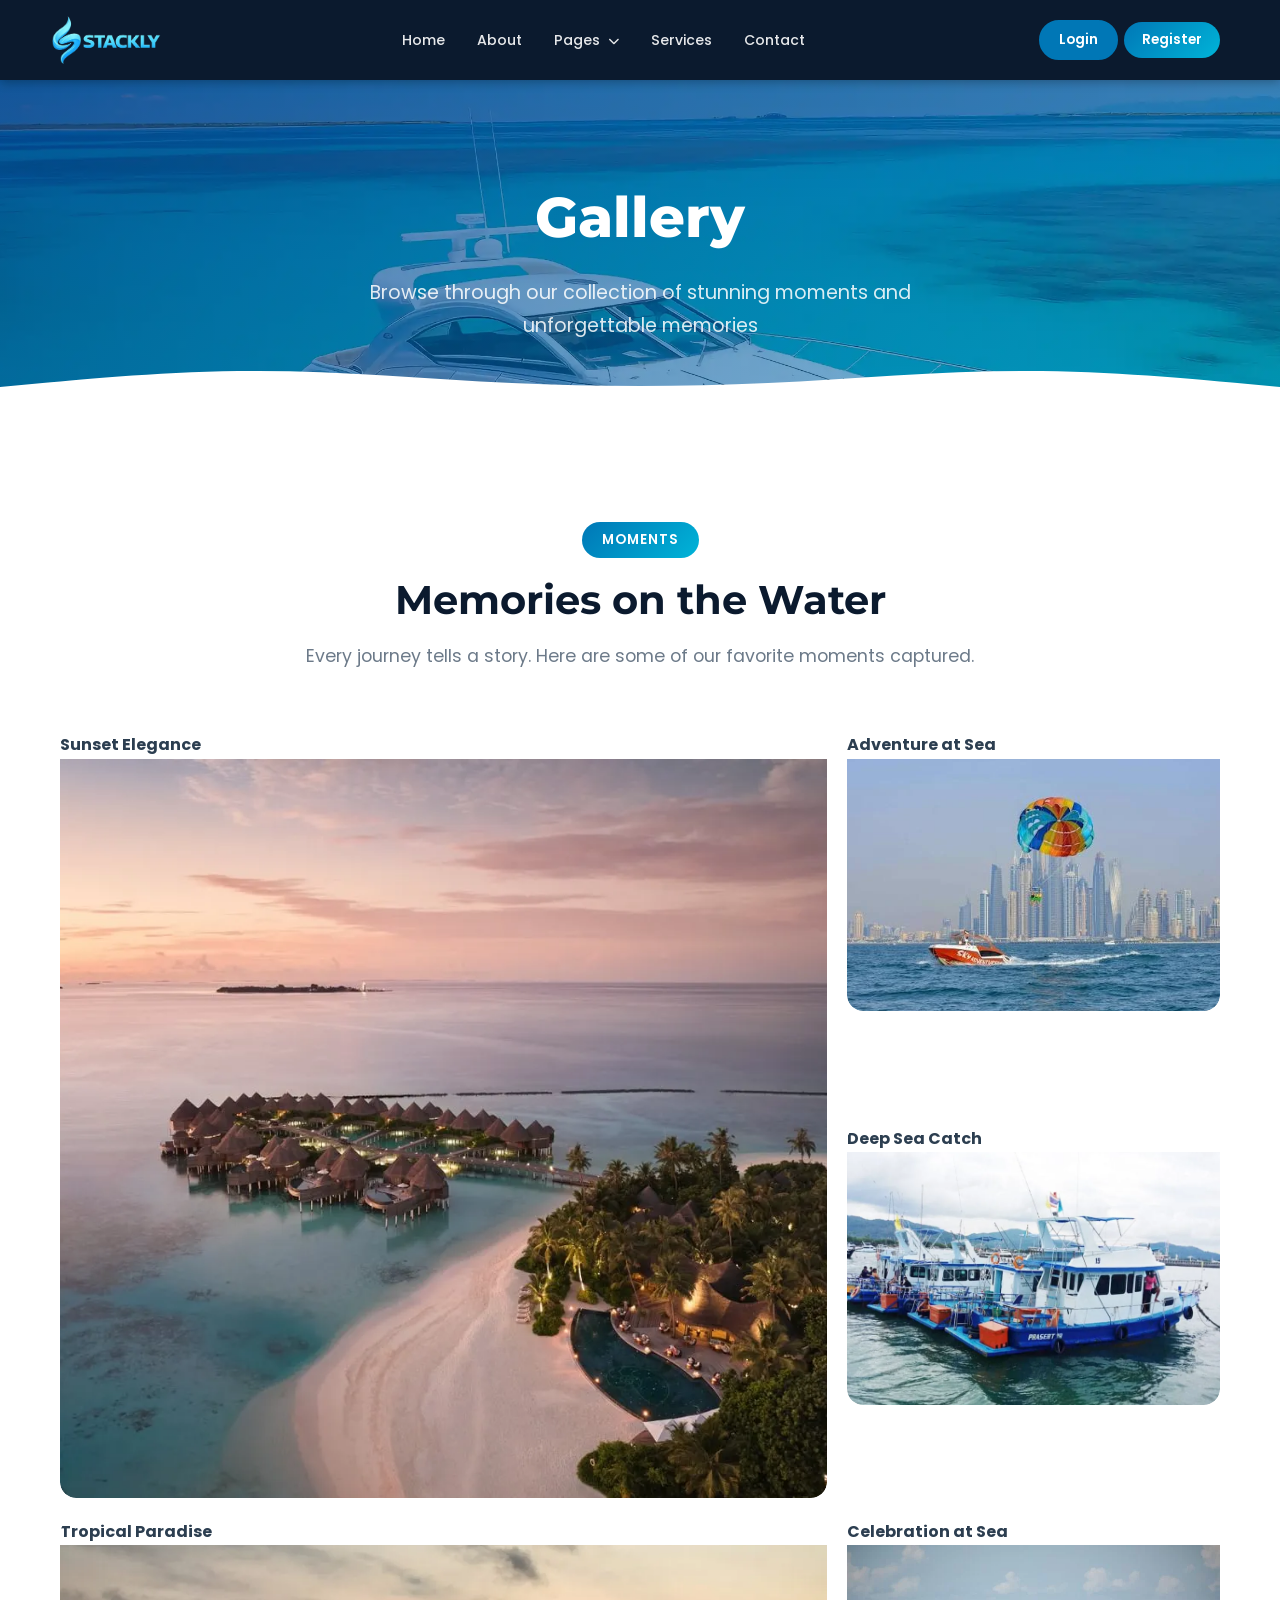
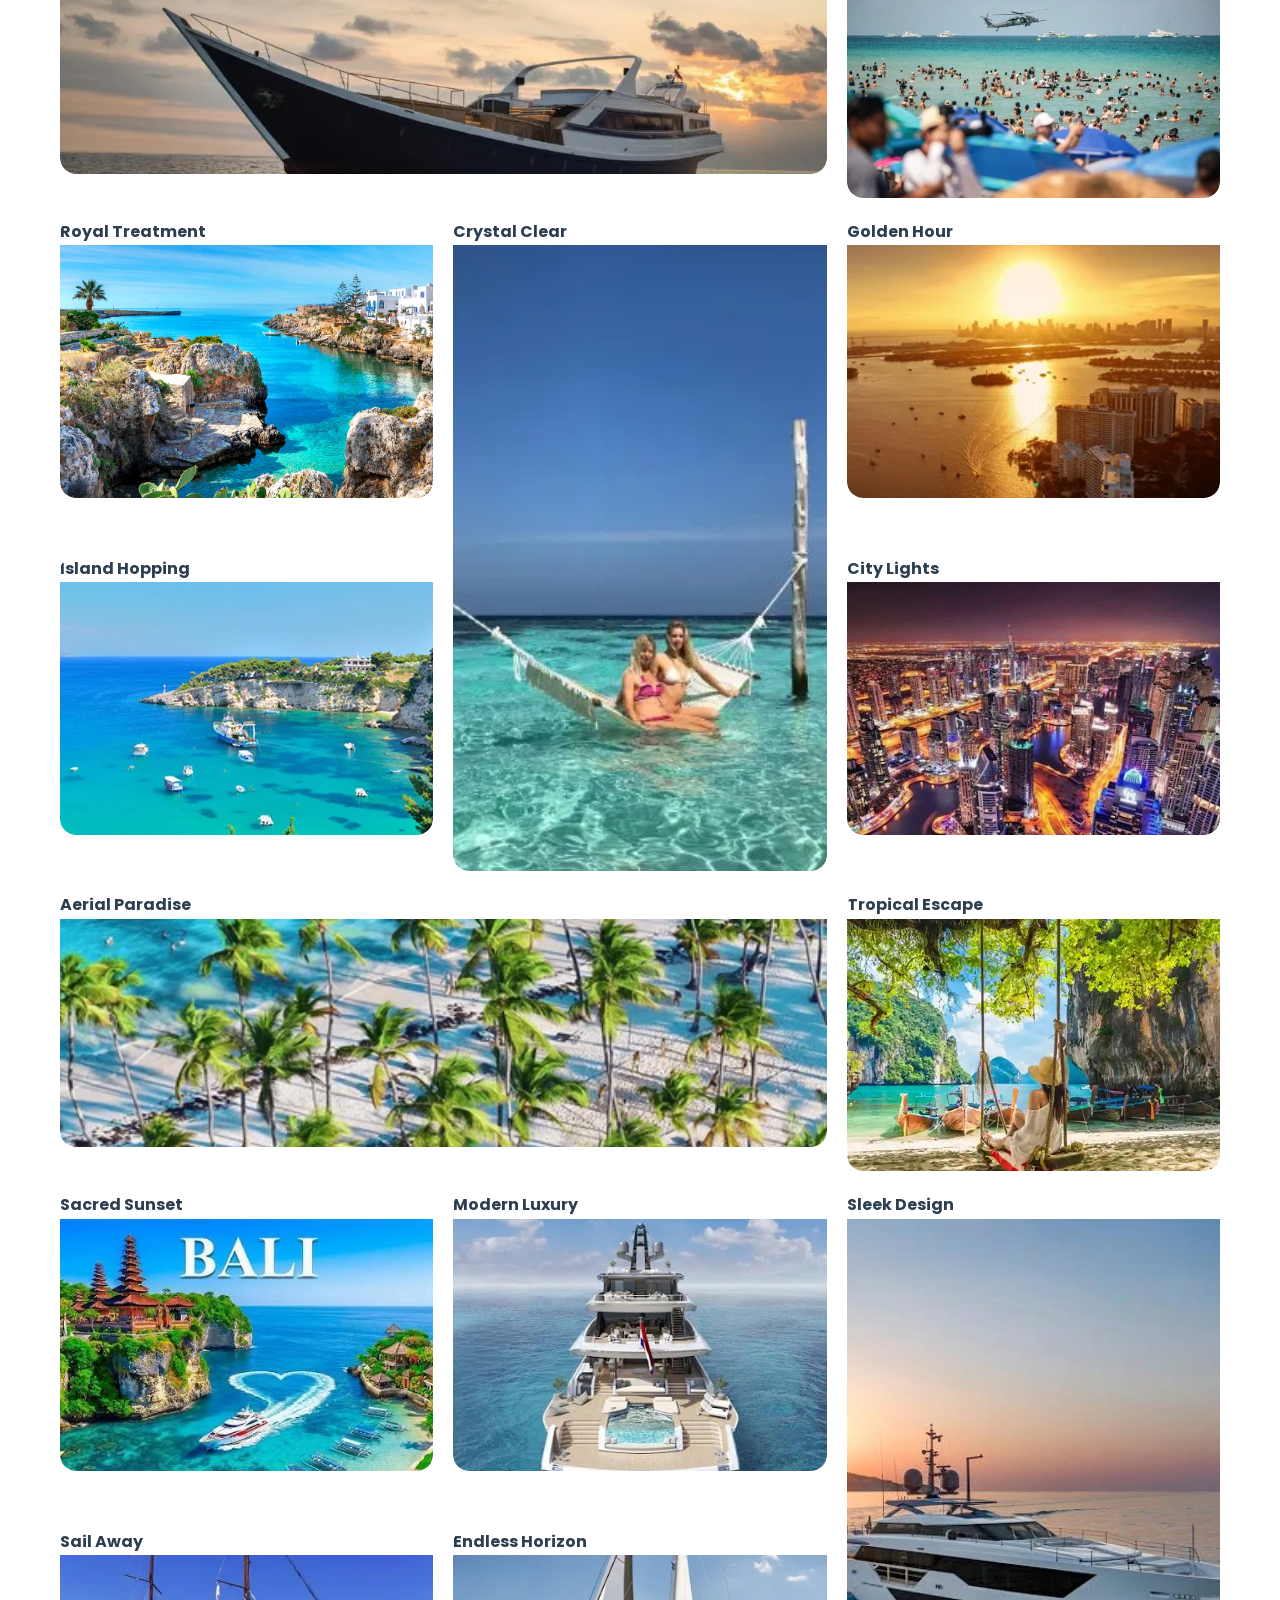
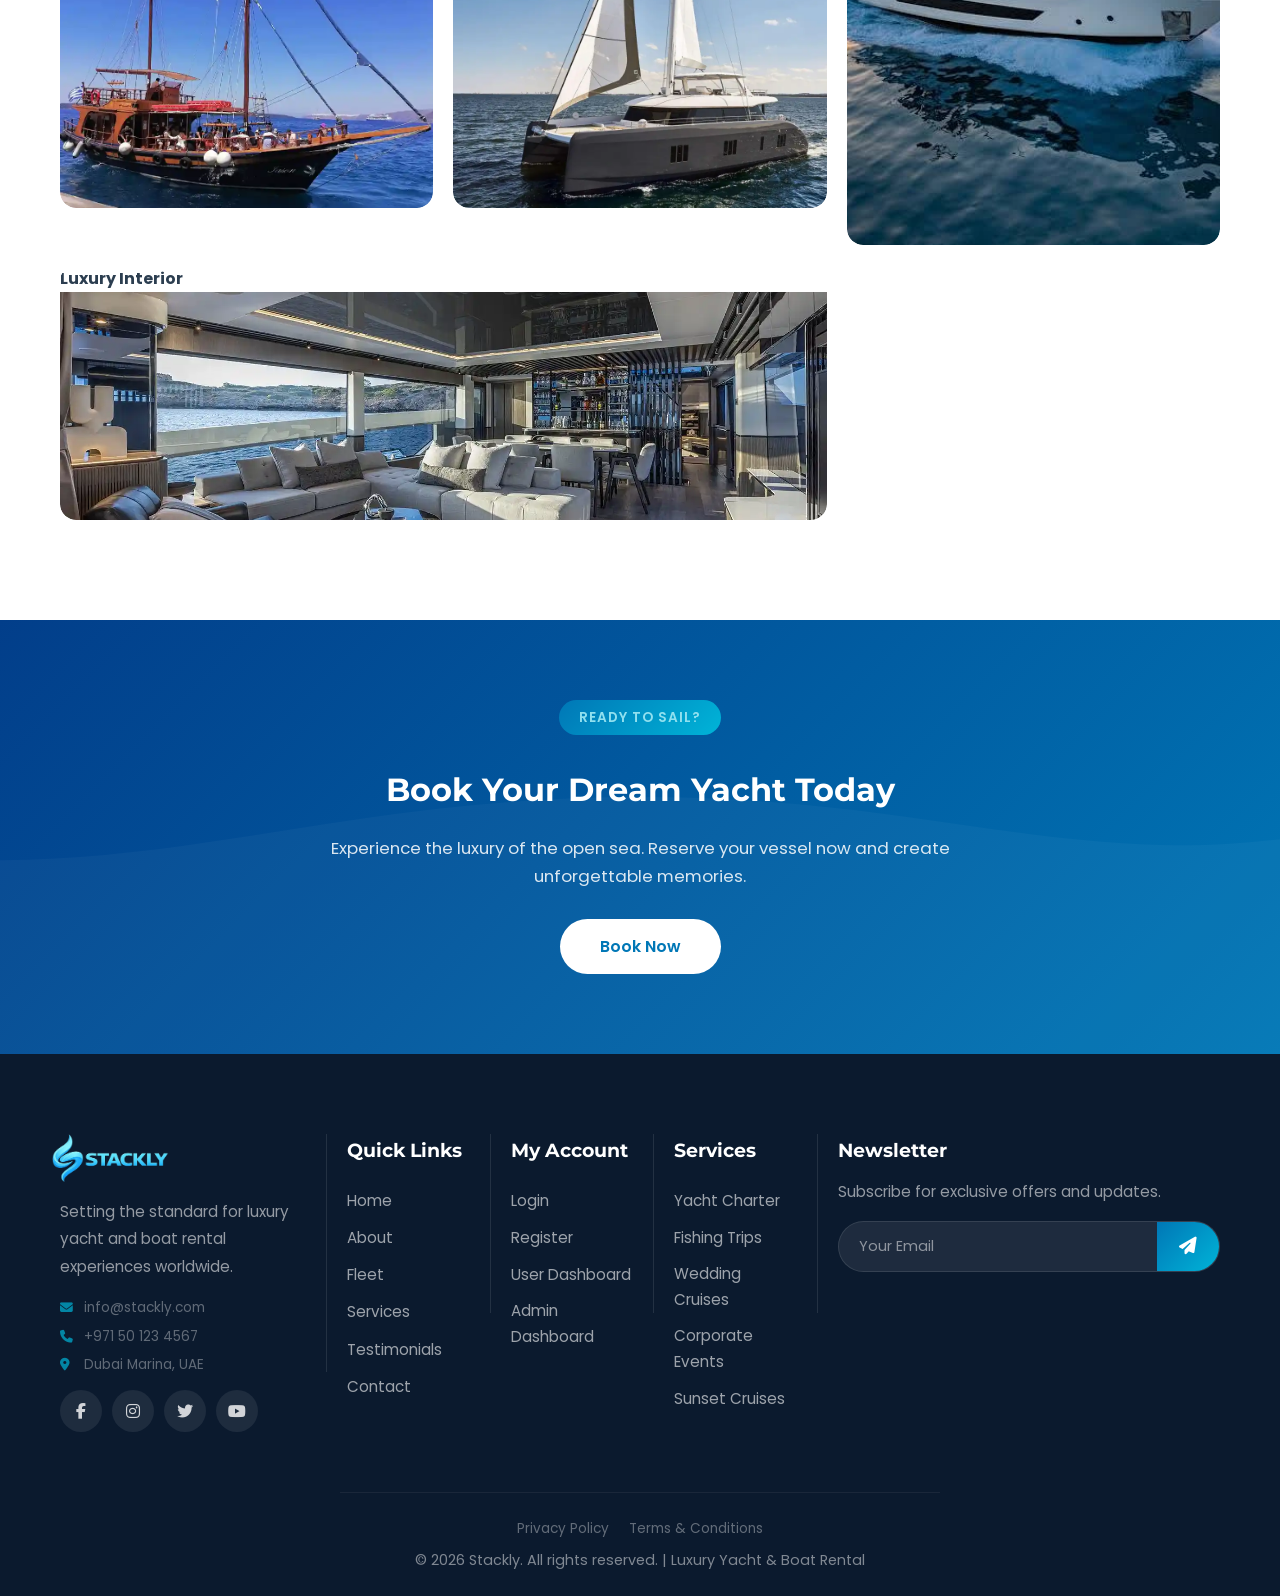
<file: gallery.html>
<!DOCTYPE html>
<html lang="en">
<head>
  <meta charset="UTF-8">
  <meta name="viewport" content="width=device-width, initial-scale=1.0">
  <meta name="description" content="Stackly Gallery - Browse stunning photos of luxury yachts, destinations, and memorable customer experiences.">
  <title>Gallery | Stackly Luxury Yacht Rental</title>
  <link rel="preconnect" href="https://fonts.googleapis.com">
  <link rel="preconnect" href="https://fonts.gstatic.com" crossorigin>
  <link href="https://fonts.googleapis.com/css2?family=Poppins:wght@300;400;500;600;700;800&family=Montserrat:wght@300;400;500;600;700;800&display=swap" rel="stylesheet">
  <link rel="stylesheet" href="https://cdnjs.cloudflare.com/ajax/libs/font-awesome/6.5.0/css/all.min.css">
  <link rel="stylesheet" href="css/style.css">
  <link rel="stylesheet" href="css/responsive.css">
</head>
<body>
  <div id="loading-screen">
    <div class="loader-container">
      <i class="fas fa-ship loader-icon"></i>
      <div class="loader-bar"></div>
      <p>Setting Sail...</p>
    </div>
  </div>

  <button type="button" id="scroll-top-btn" aria-label="Scroll to top">
    <i class="fas fa-chevron-up"></i>
  </button>

  <header id="header">
    <nav class="navbar container">
      <a href="index.html" class="mobile-back" aria-label="Back to Home"><i class="fas fa-arrow-left"></i></a>
      <a href="index.html" class="logo">
        <img src="images/gallery/logo.webp" alt="Stackly">
      </a>
      <ul class="nav-menu" id="nav-menu">
        <li><a href="index.html" class="nav-link">Home</a></li>
        <li><a href="about.html" class="nav-link">About</a></li>
        <li class="nav-dropdown">
          <a href="#" class="nav-link dropdown-toggle">Pages <i class="fas fa-chevron-down"></i></a>
          <ul class="dropdown-menu">
            <li><a href="fleet.html" class="nav-link">Fleet</a></li>
            <li><a href="destinations.html" class="nav-link">Destinations</a></li>
            <li><a href="gallery.html" class="nav-link active">Gallery</a></li>
            <li><a href="pricing.html" class="nav-link">Pricing</a></li>
            <li><a href="testimonials.html" class="nav-link">Testimonials</a></li>
          </ul>
        </li>
        <li class="mobile-nav-item mobile-page-link"><a href="fleet.html" class="nav-link">Fleet</a></li>
        <li class="mobile-nav-item mobile-page-link"><a href="destinations.html" class="nav-link">Destinations</a></li>
        <li class="mobile-nav-item mobile-page-link"><a href="gallery.html" class="nav-link active">Gallery</a></li>
        <li class="mobile-nav-item mobile-page-link"><a href="pricing.html" class="nav-link">Pricing</a></li>
        <li class="mobile-nav-item mobile-page-link"><a href="testimonials.html" class="nav-link">Testimonials</a></li>
        <li><a href="services.html" class="nav-link">Services</a></li>
        <li><a href="contact.html" class="nav-link">Contact</a></li>
        <li class="mobile-nav-item"><a href="login.html" class="nav-link btn-outline">Login</a></li>
        <li class="mobile-nav-item"><a href="register.html" class="nav-link btn-primary">Register</a></li>
       </ul>
      <div class="nav-actions">
        <a href="login.html" class="btn btn-outline btn-sm">Login</a>
        <a href="register.html" class="btn btn-primary btn-sm">Register</a>
        <button type="button" class="hamburger" id="hamburger" aria-label="Toggle menu">
          <span></span><span></span><span></span>
        </button>
      </div>
    </nav>
  </header>

  <section class="page-banner" style="background-image: url('./images/gallery/bg3_11zon.webp');">
    <h1>Gallery</h1>
    <p>Browse through our collection of stunning moments and unforgettable memories</p>
    <div class="wave-container">
      <svg class="wave" viewBox="0 0 1440 320" preserveAspectRatio="none">
        <path fill="#ffffff" d="M0,224L48,213.3C96,203,192,181,288,181.3C384,181,480,203,576,213.3C672,224,768,224,864,213.3C960,203,1056,181,1152,181.3C1248,181,1344,203,1392,213.3L1440,224L1440,320L1392,320C1344,320,1248,320,1152,320C1056,320,960,320,864,320C768,320,672,320,576,320C480,320,384,320,288,320C192,320,96,320,48,320L0,320Z"></path>
      </svg>
    </div>
  </section>

  <section class="section">
    <div class="container">
      <div class="section-header reveal">
        <span class="section-tag">Moments</span>
        <h2 class="section-title">Memories on the Water</h2>
        <p class="section-desc">Every journey tells a story. Here are some of our favorite moments captured.</p>
      </div>
      <div class="gallery-page-grid">
        <div class="gallery-page-item gallery-page-featured reveal flip-card">
          <div class="flip-card-inner">
            <div class="flip-card-front">
              <h4>Sunset Elegance</h4>
              <img src="./images/gallery/Sunset.webp" alt="Luxury yacht at sunset">
              <div class="gallery-overlay-icon"><i class="fas fa-search-plus"></i></div>
            </div>
            <div class="flip-card-back gallery-back">
              <h4>Sunset Elegance</h4>
              <span>Maldives</span>
              <p>Sunset cruise</p>
              <a href="contact.html" class="btn btn-primary btn-sm">Book Now</a>
            </div>
          </div>
        </div>
        <div class="gallery-page-item reveal flip-card">
          <div class="flip-card-inner">
            <div class="flip-card-front">
              <h4>Adventure at Sea</h4>
              <img src="./images/gallery/Adventure_Sea.webp" alt="Speed boat racing">
              <div class="gallery-overlay-icon"><i class="fas fa-search-plus"></i></div>
            </div>
            <div class="flip-card-back gallery-back">
              <h4>Adventure at Sea</h4>
              <span>Dubai Marina</span>
              <p>Speed adventure</p>
              <a href="contact.html" class="btn btn-primary btn-sm">Book Now</a>
            </div>
          </div>
        </div>
        <div class="gallery-page-item reveal flip-card">
          <div class="flip-card-inner">
            <div class="flip-card-front">
              <h4>Deep Sea Catch</h4>
              <img src="./images/gallery/Deep.webp" alt="Fishing boat">
              <div class="gallery-overlay-icon"><i class="fas fa-search-plus"></i></div>
            </div>
            <div class="flip-card-back gallery-back">
              <h4>Deep Sea Catch</h4>
              <span>Phuket</span>
              <p>Fishing trip</p>
              <a href="contact.html" class="btn btn-primary btn-sm">Book Now</a>
            </div>
          </div>
        </div>
        <div class="gallery-page-item gallery-page-wide reveal flip-card">
          <div class="flip-card-inner">
            <div class="flip-card-front">
              <h4>Tropical Paradise</h4>
              <img src="./images/gallery/Tropical-Paradise.webp" alt="Catamaran cruising">
              <div class="gallery-overlay-icon"><i class="fas fa-search-plus"></i></div>
            </div>
            <div class="flip-card-back gallery-back">
              <h4>Tropical Paradise</h4>
              <span>Bali</span>
              <p>Island cruise</p>
              <a href="contact.html" class="btn btn-primary btn-sm">Book Now</a>
            </div>
          </div>
        </div>
        <div class="gallery-page-item reveal flip-card">
          <div class="flip-card-inner">
            <div class="flip-card-front">
              <h4>Celebration at Sea</h4>
              <img src="./images/gallery/Celebration-at-Sea.webp" alt="Party yacht">
              <div class="gallery-overlay-icon"><i class="fas fa-search-plus"></i></div>
            </div>
            <div class="flip-card-back gallery-back">
              <h4>Celebration at Sea</h4>
              <span>Miami Beach</span>
              <p>Party cruise</p>
              <a href="contact.html" class="btn btn-primary btn-sm">Book Now</a>
            </div>
          </div>
        </div>
        <div class="gallery-page-item reveal flip-card">
          <div class="flip-card-inner">
            <div class="flip-card-front">
              <h4>Royal Treatment</h4>
              <img src="./images/gallery/Royal-Treatment.webp" alt="Luxury yacht">
              <div class="gallery-overlay-icon"><i class="fas fa-search-plus"></i></div>
            </div>
            <div class="flip-card-back gallery-back">
              <h4>Royal Treatment</h4>
              <span>Greek Islands</span>
              <p>Luxury charter</p>
              <a href="contact.html" class="btn btn-primary btn-sm">Book Now</a>
            </div>
          </div>
        </div>
        <div class="gallery-page-item gallery-page-tall reveal flip-card">
          <div class="flip-card-inner">
            <div class="flip-card-front">
              <h4>Crystal Clear</h4>
              <img src="./images/gallery/crystal-clear-water.webp" alt="Maldives water">
              <div class="gallery-overlay-icon"><i class="fas fa-search-plus"></i></div>
            </div>
            <div class="flip-card-back gallery-back">
              <h4>Crystal Clear</h4>
              <span>Maldives</span>
              <p>Snorkeling tour</p>
              <a href="contact.html" class="btn btn-primary btn-sm">Book Now</a>
            </div>
          </div>
        </div>
        <div class="gallery-page-item reveal flip-card">
          <div class="flip-card-inner">
            <div class="flip-card-front">
              <h4>Golden Hour</h4>
              <img src="./images/gallery/1.webp" alt="Beach sunset">
              <div class="gallery-overlay-icon"><i class="fas fa-search-plus"></i></div>
            </div>
            <div class="flip-card-back gallery-back">
              <h4>Golden Hour</h4>
              <span>Miami Beach</span>
              <p>Sunset sail</p>
              <a href="contact.html" class="btn btn-primary btn-sm">Book Now</a>
            </div>
          </div>
        </div>
        <div class="gallery-page-item reveal flip-card">
          <div class="flip-card-inner">
            <div class="flip-card-front">
              <h4>Island Hopping</h4>
              <img src="./images/gallery/island-hopping3.webp" alt="Greek Islands">
              <div class="gallery-overlay-icon"><i class="fas fa-search-plus"></i></div>
            </div>
            <div class="flip-card-back gallery-back">
              <h4>Island Hopping</h4>
              <span>Greek Islands</span>
              <p>Island tour</p>
              <a href="contact.html" class="btn btn-primary btn-sm">Book Now</a>
            </div>
          </div>
        </div>
        <div class="gallery-page-item reveal flip-card">
          <div class="flip-card-inner">
            <div class="flip-card-front">
              <h4>City Lights</h4>
              <img src="./images/gallery/light_dubai.webp" alt="Dubai skyline">
              <div class="gallery-overlay-icon"><i class="fas fa-search-plus"></i></div>
            </div>
            <div class="flip-card-back gallery-back">
              <h4>City Lights</h4>
              <span>Dubai Marina</span>
              <p>Evening cruise</p>
              <a href="contact.html" class="btn btn-primary btn-sm">Book Now</a>
            </div>
          </div>
        </div>
        <div class="gallery-page-item gallery-page-wide reveal flip-card">
          <div class="flip-card-inner">
            <div class="flip-card-front">
              <h4>Aerial Paradise</h4>
              <img src="./images/gallery/2.webp" alt="Aerial yacht view">
              <div class="gallery-overlay-icon"><i class="fas fa-search-plus"></i></div>
            </div>
            <div class="flip-card-back gallery-back">
              <h4>Aerial Paradise</h4>
              <span>Caribbean</span>
              <p>Scenic flight</p>
              <a href="contact.html" class="btn btn-primary btn-sm">Book Now</a>
            </div>
          </div>
        </div>
        <div class="gallery-page-item reveal flip-card">
          <div class="flip-card-inner">
            <div class="flip-card-front">
              <h4>Tropical Escape</h4>
              <img src="./images/gallery/admd-phuket-1-1_11zon.webp" alt="Phuket beach">
              <div class="gallery-overlay-icon"><i class="fas fa-search-plus"></i></div>
            </div>
            <div class="flip-card-back gallery-back">
              <h4>Tropical Escape</h4>
              <span>Phuket</span>
              <p>Beach day</p>
              <a href="contact.html" class="btn btn-primary btn-sm">Book Now</a>
            </div>
          </div>
        </div>
        <div class="gallery-page-item reveal flip-card">
          <div class="flip-card-inner">
            <div class="flip-card-front">
              <h4>Sacred Sunset</h4>
              <img src="./images/gallery/Sunset-bali.webp" alt="Bali sunset">
              <div class="gallery-overlay-icon"><i class="fas fa-search-plus"></i></div>
            </div>
            <div class="flip-card-back gallery-back">
              <h4>Sacred Sunset</h4>
              <span>Bali</span>
              <p>Sunset cruise</p>
              <a href="contact.html" class="btn btn-primary btn-sm">Book Now</a>
            </div>
          </div>
        </div>
        <div class="gallery-page-item reveal flip-card">
          <div class="flip-card-inner">
            <div class="flip-card-front">
              <h4>Modern Luxury</h4>
              <img src="./images/gallery/Modern-Luxury.webp" alt="Luxury motor yacht">
              <div class="gallery-overlay-icon"><i class="fas fa-search-plus"></i></div>
            </div>
            <div class="flip-card-back gallery-back">
              <h4>Modern Luxury</h4>
              <span>Monaco</span>
              <p>Luxury charter</p>
              <a href="contact.html" class="btn btn-primary btn-sm">Book Now</a>
            </div>
          </div>
        </div>
        <div class="gallery-page-item gallery-page-tall reveal flip-card">
          <div class="flip-card-inner">
            <div class="flip-card-front">
              <h4>Sleek Design</h4>
              <img src="./images/gallery/Sleek-Design.webp" alt="Modern yacht detail">
              <div class="gallery-overlay-icon"><i class="fas fa-search-plus"></i></div>
            </div>
            <div class="flip-card-back gallery-back">
              <h4>Sleek Design</h4>
              <span>Italy</span>
              <p>Yacht tour</p>
              <a href="contact.html" class="btn btn-primary btn-sm">Book Now</a>
            </div>
          </div>
        </div>
        <div class="gallery-page-item reveal flip-card">
          <div class="flip-card-inner">
            <div class="flip-card-front">
              <h4>Sail Away</h4>
              <img src="./images/gallery/Sail-Away_11zon.webp" alt="Sunset sailboat">
              <div class="gallery-overlay-icon"><i class="fas fa-search-plus"></i></div>
            </div>
            <div class="flip-card-back gallery-back">
              <h4>Sail Away</h4>
              <span>Santorini</span>
              <p>Sailing trip</p>
              <a href="contact.html" class="btn btn-primary btn-sm">Book Now</a>
            </div>
          </div>
        </div>
        <div class="gallery-page-item reveal flip-card">
          <div class="flip-card-inner">
            <div class="flip-card-front">
              <h4>Endless Horizon</h4>
              <img src="./images/gallery/Endless-Horizon_11zon.webp" alt="Ocean horizon">
              <div class="gallery-overlay-icon"><i class="fas fa-search-plus"></i></div>
            </div>
            <div class="flip-card-back gallery-back">
              <h4>Endless Horizon</h4>
              <span>Pacific</span>
              <p>Ocean cruise</p>
              <a href="contact.html" class="btn btn-primary btn-sm">Book Now</a>
            </div>
          </div>
        </div>
        <div class="gallery-page-item gallery-page-wide reveal flip-card">
          <div class="flip-card-inner">
            <div class="flip-card-front">
              <h4>Luxury Interior</h4>
              <img src="./images/gallery/Luxury-Interior_11zon.webp" alt="Yacht interior">
              <div class="gallery-overlay-icon"><i class="fas fa-search-plus"></i></div>
            </div>
            <div class="flip-card-back gallery-back">
              <h4>Luxury Interior</h4>
              <span>Mediterranean</span>
              <p>VIP tour</p>
              <a href="contact.html" class="btn btn-primary btn-sm">Book Now</a>
            </div>
          </div>
        </div>
      </div>
    </div>
  </section>

  <div id="lightbox" class="lightbox">
    <span class="lightbox-close">&times;</span>
    <img class="lightbox-content" id="lightbox-img">
  </div>

  <section class="section cta-section">
    <div class="container">
      <div class="cta-content reveal">
        <span class="section-tag" style="color: var(--accent);">Ready to Sail?</span>
        <h2 class="cta-title">Book Your Dream Yacht Today</h2>
        <p class="cta-desc">Experience the luxury of the open sea. Reserve your vessel now and create unforgettable memories.</p>
        <a href="contact.html" class="btn btn-primary btn-lg">Book Now</a>
      </div>
    </div>
  </section>

  <footer class="footer">
    <div class="container">
      <div class="footer-grid">
        <div class="footer-brand reveal">
          <a href="index.html" class="logo">
            <img src="images/gallery/logo.webp" alt="Stackly">
          </a>
          <p>Setting the standard for luxury yacht and boat rental experiences worldwide.</p>
          <div class="footer-contact-info">
            <p><i class="fas fa-envelope"></i> info@stackly.com</p>
            <p><i class="fas fa-phone"></i> +971 50 123 4567</p>
            <p><i class="fas fa-map-marker-alt"></i> Dubai Marina, UAE</p>
          </div>
          <div class="footer-social">
            <a href="404.html" aria-label="Facebook"><i class="fab fa-facebook-f"></i></a>
            <a href="404.html" aria-label="Instagram"><i class="fab fa-instagram"></i></a>
            <a href="404.html" aria-label="Twitter"><i class="fab fa-twitter"></i></a>
            <a href="404.html" aria-label="YouTube"><i class="fab fa-youtube"></i></a>
          </div>
        </div>
        <div class="footer-links reveal">
          <h3>Quick Links</h3>
          <ul>
            <li><a href="index.html">Home</a></li>
            <li><a href="about.html">About</a></li>
            <li><a href="fleet.html">Fleet</a></li>
            <li><a href="services.html">Services</a></li>
            <li><a href="testimonials.html">Testimonials</a></li>
            <li><a href="contact.html">Contact</a></li>
          </ul>
        </div>
        <div class="footer-links reveal">
          <h3>My Account</h3>
          <ul>
            <li><a href="login.html">Login</a></li>
            <li><a href="register.html">Register</a></li>
            <li><a href="dashboard/user-dashboard.html">User Dashboard</a></li>
            <li><a href="dashboard/admin-dashboard.html">Admin Dashboard</a></li>
          </ul>
        </div>
        <div class="footer-links reveal">
          <h3>Services</h3>
          <ul>
            <li><a href="services.html">Yacht Charter</a></li>
            <li><a href="services.html">Fishing Trips</a></li>
            <li><a href="services.html">Wedding Cruises</a></li>
            <li><a href="services.html">Corporate Events</a></li>
            <li><a href="services.html">Sunset Cruises</a></li>
          </ul>
        </div>
        <div class="footer-newsletter reveal">
          <h3>Newsletter</h3>
          <p>Subscribe for exclusive offers and updates.</p>
          <form id="newsletter-form" action="https://formspree.io/f/your_newsletter_form_id" method="POST">
            <div class="newsletter-group">
              <input type="email" name="email" placeholder="Your Email" required>
              <button type="submit" aria-label="Subscribe"><i class="fas fa-paper-plane"></i></button>
            </div>
          </form>
        </div>
      </div>
      <div class="footer-bottom">
        <div class="footer-legal">
          <a href="404.html">Privacy Policy</a>
          <a href="404.html">Terms &amp; Conditions</a>
        </div>
        <p>&copy; 2026 Stackly. All rights reserved. | Luxury Yacht & Boat Rental</p>
      </div>
    </div>
  </footer>

  <script src="js/script.js"></script>
  <script>
  document.addEventListener('DOMContentLoaded', () => {
    const lightbox = document.getElementById('lightbox');
    const lightboxImg = document.getElementById('lightbox-img');
    const close = document.querySelector('.lightbox-close');

    document.querySelectorAll('.gallery-page-item').forEach(item => {
      item.addEventListener('click', () => {
        const img = item.querySelector('img');
        if (img && lightbox && lightboxImg) {
          lightboxImg.src = img.src;
          lightbox.classList.add('open');
          document.body.style.overflow = 'hidden';
        }
      });
    });

    if (close) close.addEventListener('click', () => {
      lightbox.classList.remove('open');
      document.body.style.overflow = '';
    });
    if (lightbox) lightbox.addEventListener('click', (e) => {
      if (e.target === lightbox) {
        lightbox.classList.remove('open');
        document.body.style.overflow = '';
      }
    });
    document.addEventListener('keydown', (e) => {
      if (e.key === 'Escape') {
        lightbox.classList.remove('open');
        document.body.style.overflow = '';
      }
    });
  });
  </script>
</body>
</html>
</file>
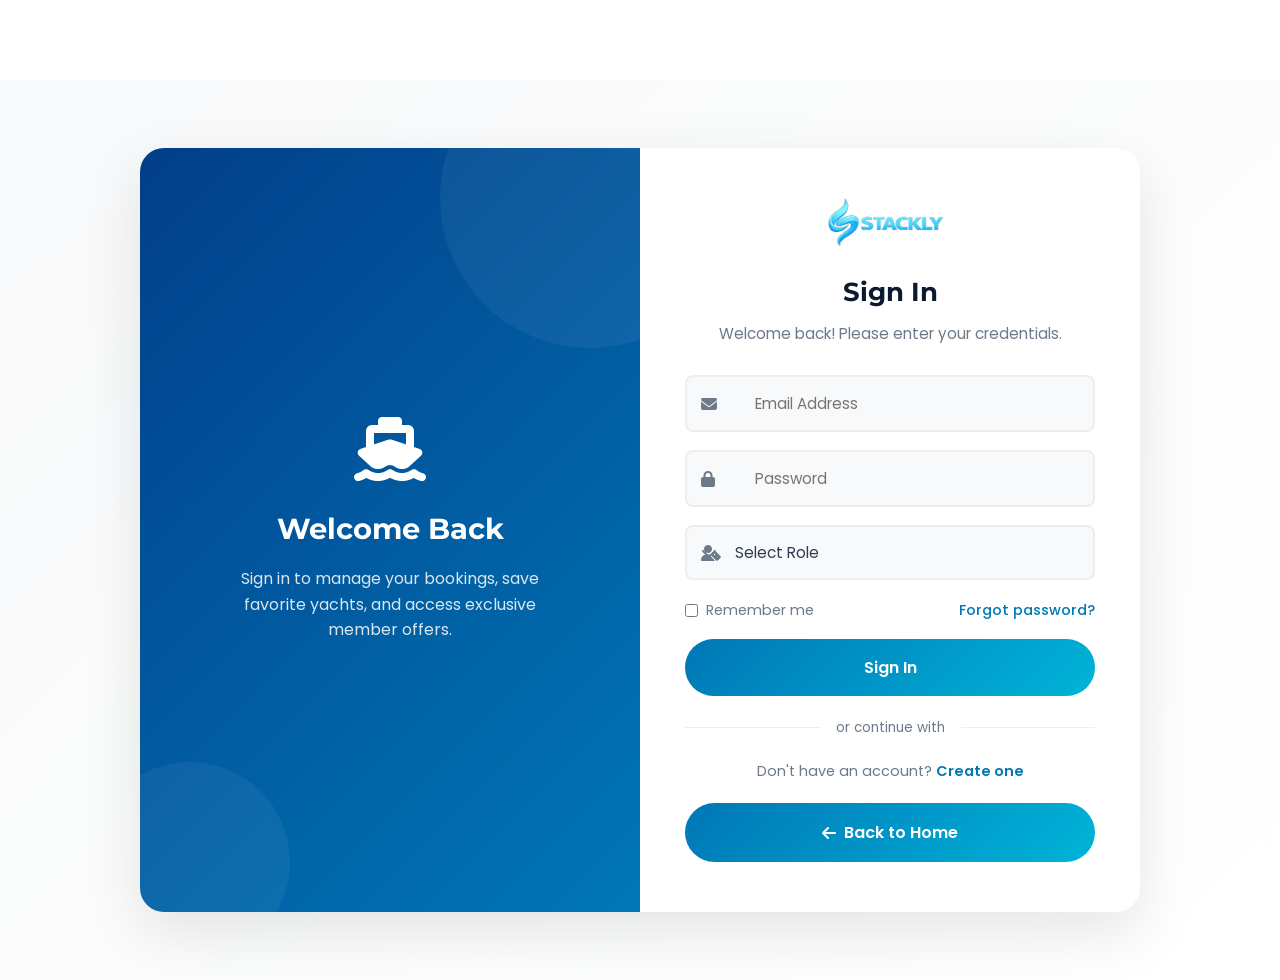
<file: login.html>
<!DOCTYPE html>
<html lang="en">
<head>
  <meta charset="UTF-8">
  <meta name="viewport" content="width=device-width, initial-scale=1.0">
  <meta name="description" content="Sign in to your Stackly account to manage bookings, favorites, and more.">
  <title>Sign In | Stackly Luxury Yacht Rental</title>
  <link rel="preconnect" href="https://fonts.googleapis.com">
  <link rel="preconnect" href="https://fonts.gstatic.com" crossorigin>
  <link href="https://fonts.googleapis.com/css2?family=Poppins:wght@300;400;500;600;700;800&family=Montserrat:wght@300;400;500;600;700;800&display=swap" rel="stylesheet">
  <link rel="stylesheet" href="https://cdnjs.cloudflare.com/ajax/libs/font-awesome/6.5.0/css/all.min.css">
  <link rel="stylesheet" href="css/style.css">
  <link rel="stylesheet" href="css/responsive.css">
</head>
<body>
  <div id="loading-screen">
    <div class="loader-container">
      <i class="fas fa-ship loader-icon"></i>
      <div class="loader-bar"></div>
      <p>Setting Sail...</p>
    </div>
  </div>

  <div class="auth-page" style="padding-top: 60px;">
    <div class="auth-container">
      <div class="auth-visual">
        <i class="fas fa-ship"></i>
        <h2>Welcome Back</h2>
        <p>Sign in to manage your bookings, save favorite yachts, and access exclusive member offers.</p>
      </div>
      <div class="auth-form-wrap">
        <a href="index.html" class="logo">
          <img src="images/gallery/logo.webp" alt="Stackly">
        </a>
        <h2>Sign In</h2>
        <p class="auth-subtitle">Welcome back! Please enter your credentials.</p>
        <form id="login-form-page">
          <div class="form-group">
            <input type="email" id="login-email" placeholder="Email Address" required>
            <i class="fas fa-envelope"></i>
          </div>
          <div class="form-group">
            <input type="password" id="login-password" placeholder="Password" required>
            <i class="fas fa-lock"></i>
            
          </div>
          <div class="form-group">
            <select id="login-role" required>
              <option value="" disabled selected>Select Role</option>
              <option value="user">User</option>
              <option value="admin">Admin</option>
            </select>
            <i class="fas fa-user-tag"></i>
            <i class="fas fa-chevron-down select-arrow"></i>
          </div>
          <div class="form-options">
            <label class="remember-wrap">
              <input type="checkbox" id="login-remember"> Remember me
            </label>
            <a href="contact.html">Forgot password?</a>
          </div>
          <button type="submit" class="btn btn-primary">Sign In</button>
        </form>
        <div class="auth-divider">or continue with</div>

        <p class="auth-footer">Don't have an account? <a href="register.html">Create one</a></p>
        <a href="index.html" class="btn btn-primary" style="margin-top: 20px; width: 100%;"><i class="fas fa-arrow-left"></i> Back to Home</a>
      </div>
    </div>
  </div>

  <script src="js/script.js"></script>
  <script>
  function togglePassword(id, el) {
    const input = document.getElementById(id);
    if (input.type === 'password') {
      input.type = 'text';
      el.classList.replace('fa-eye', 'fa-eye-slash');
    } else {
      input.type = 'password';
      el.classList.replace('fa-eye-slash', 'fa-eye');
    }
  }
  document.addEventListener('DOMContentLoaded', () => {
    const form = document.getElementById('login-form-page');
    if (form) {
      form.addEventListener('submit', (e) => {
        e.preventDefault();
        const email = document.getElementById('login-email').value;
        const password = document.getElementById('login-password').value;
        const role = document.getElementById('login-role').value;
        if (email && password && role) {
          const stored = JSON.parse(localStorage.getItem('stackly_user') || '{}');
          const name = stored.email === email ? stored.name : email.split('@')[0];
          localStorage.setItem('stackly_user', JSON.stringify({ name, email, role }));
          const btn = form.querySelector('.btn');
          btn.textContent = 'Signing In...';
          btn.disabled = true;
          setTimeout(() => {
            btn.textContent = 'Welcome Back!';
            btn.style.background = 'linear-gradient(135deg, #2ECC71, #27AE60)';
            setTimeout(() => {
              window.location.href = role === 'admin' ? 'dashboard/admin-dashboard.html' : 'dashboard/user-dashboard.html';
            }, 1500);
          }, 1500);
        }
      });
    }
  });
  </script>
</body>
</html>
</file>
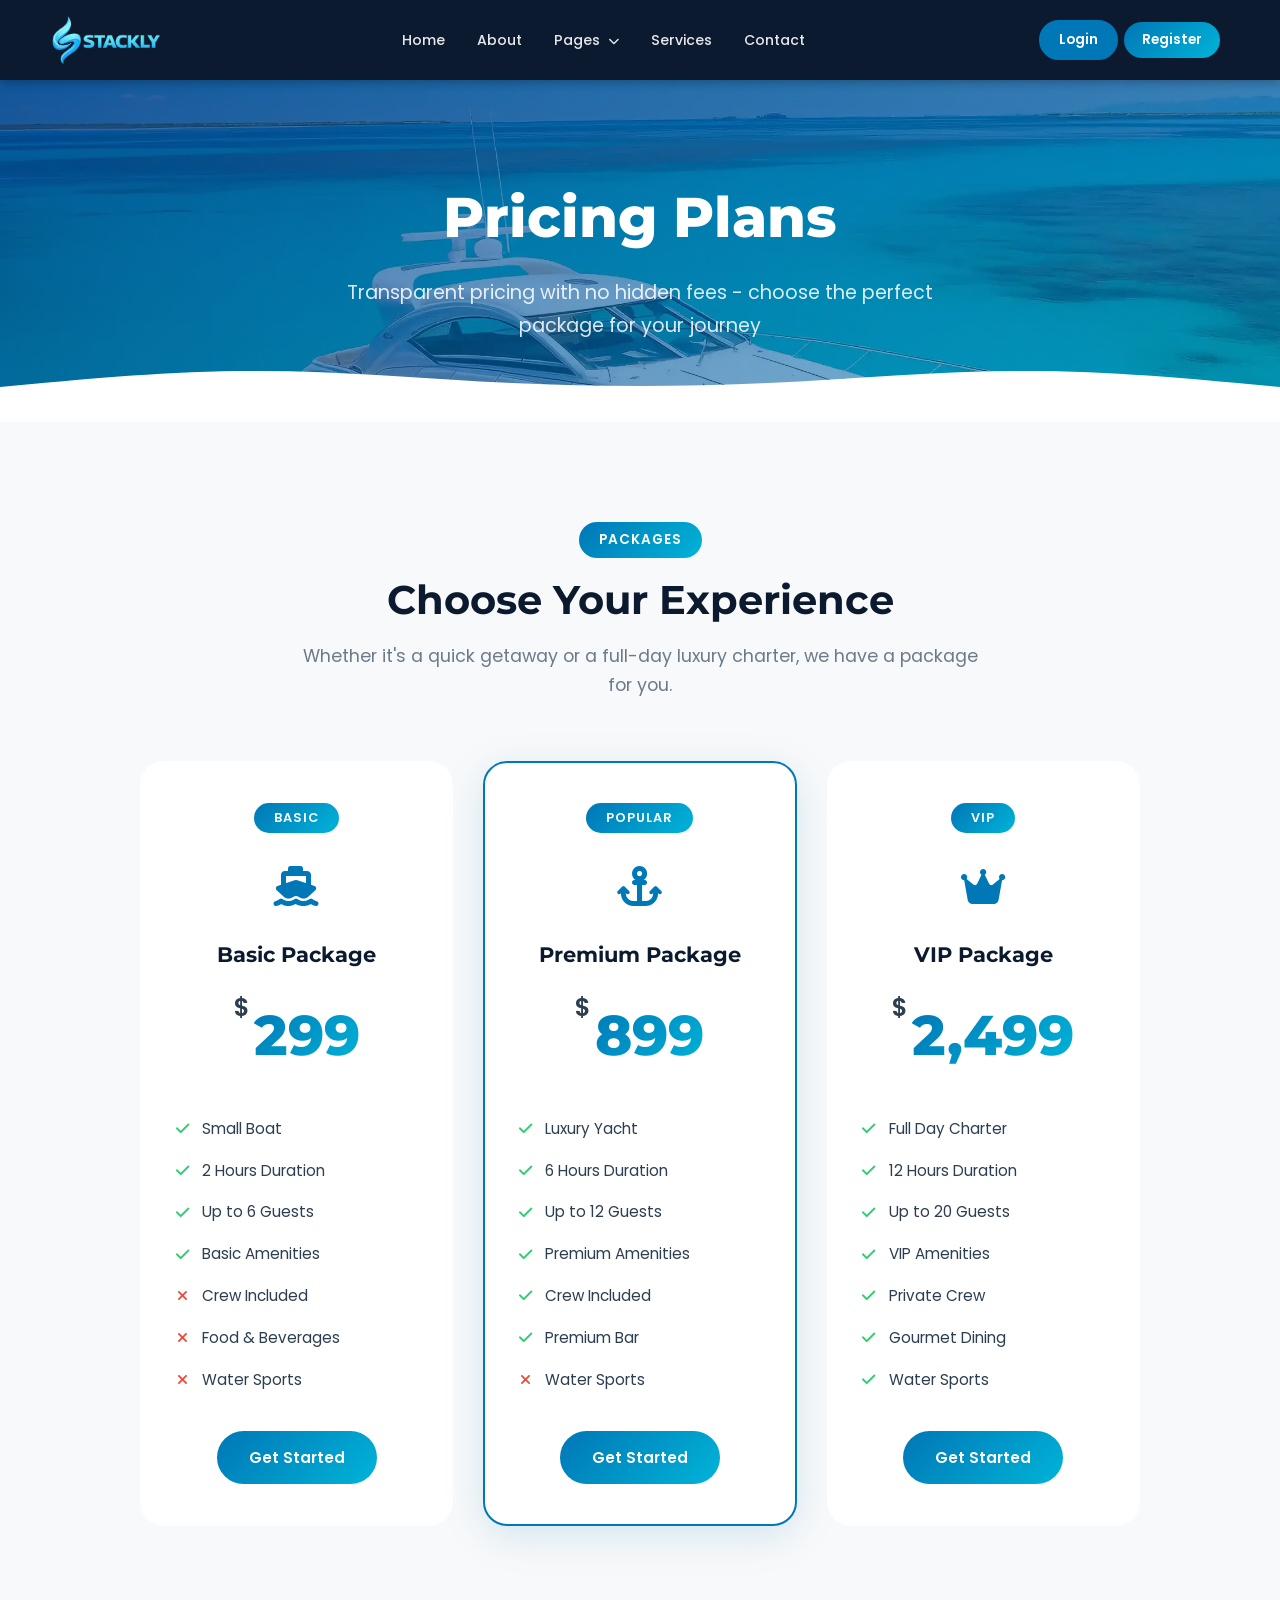
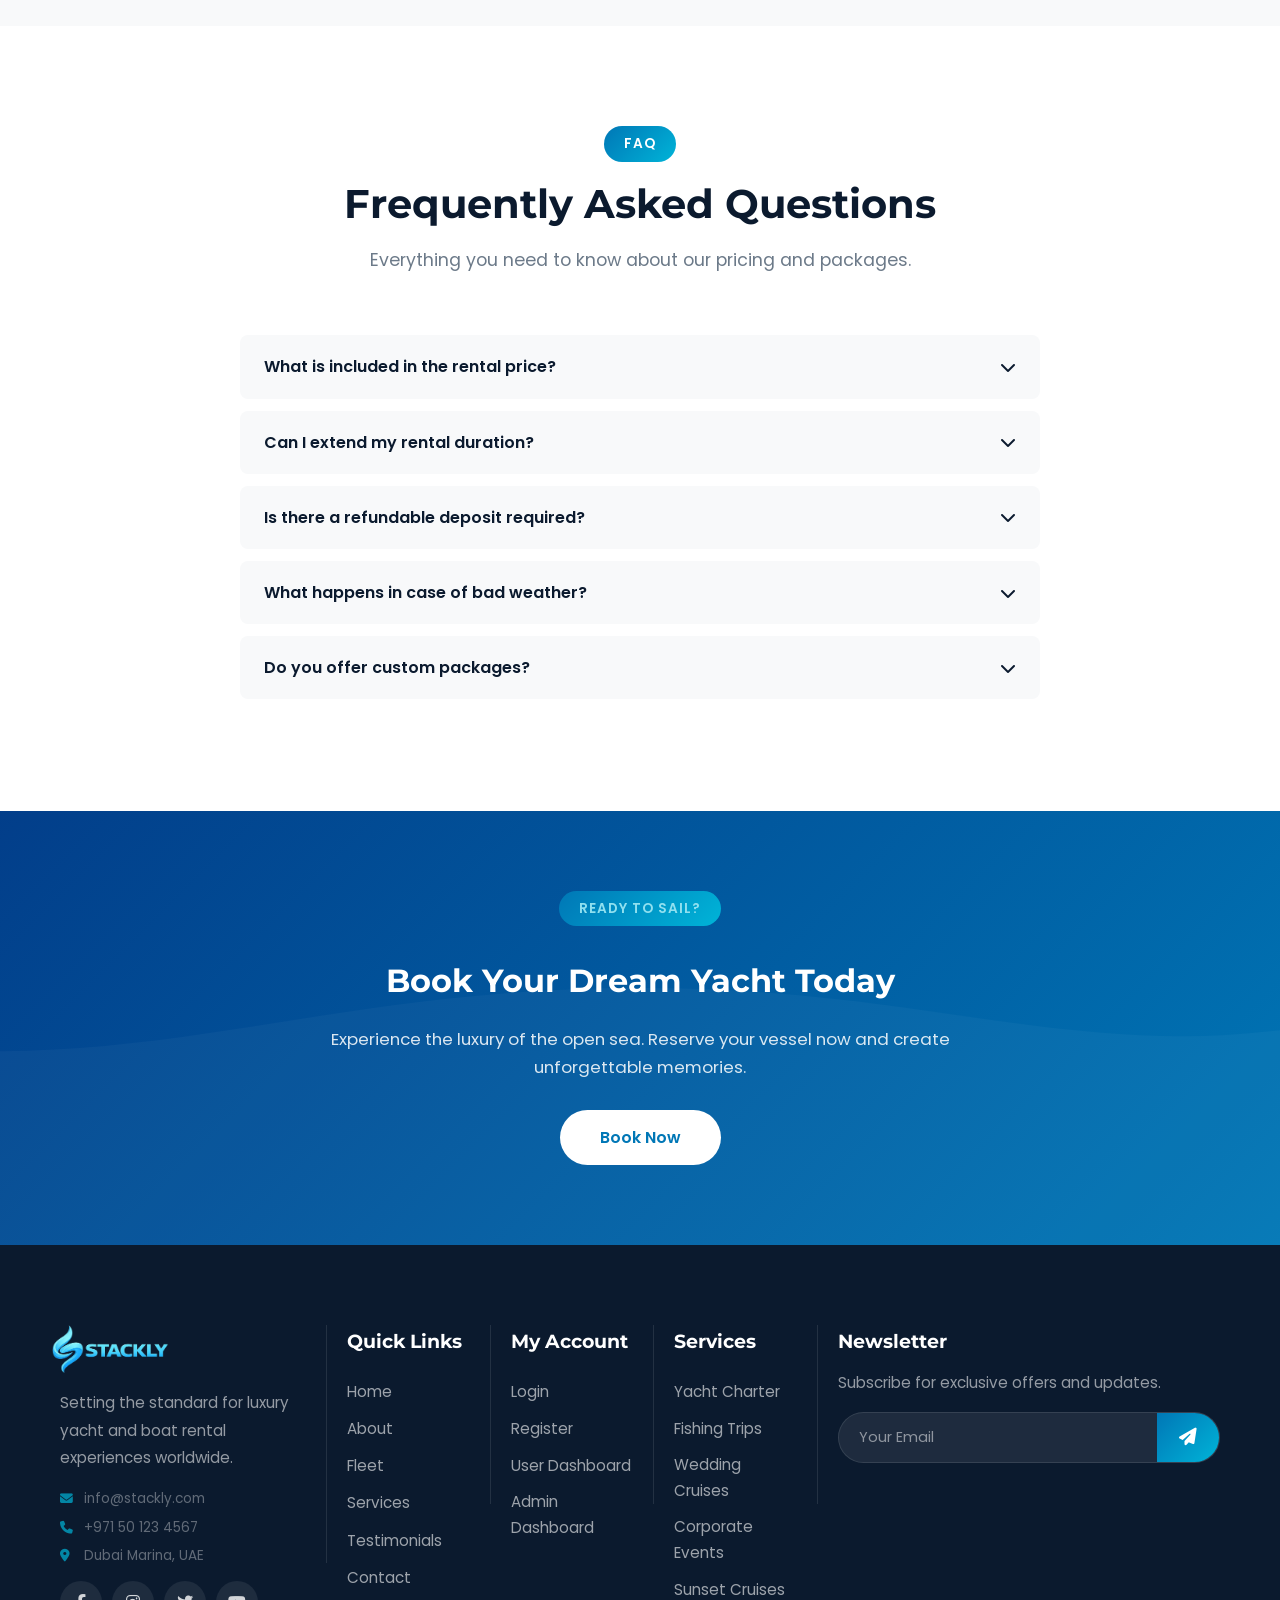
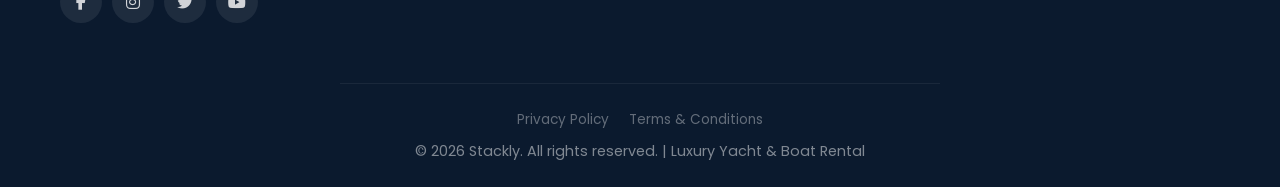
<file: pricing.html>
<!DOCTYPE html>
<html lang="en">
<head>
  <meta charset="UTF-8">
  <meta name="viewport" content="width=device-width, initial-scale=1.0">
  <meta name="description" content="Stackly Pricing - Transparent pricing plans for luxury yacht rentals. Basic, Premium, and VIP packages available.">
  <title>Pricing | Stackly Luxury Yacht Rental</title>
  <link rel="preconnect" href="https://fonts.googleapis.com">
  <link rel="preconnect" href="https://fonts.gstatic.com" crossorigin>
  <link href="https://fonts.googleapis.com/css2?family=Poppins:wght@300;400;500;600;700;800&family=Montserrat:wght@300;400;500;600;700;800&display=swap" rel="stylesheet">
  <link rel="stylesheet" href="https://cdnjs.cloudflare.com/ajax/libs/font-awesome/6.5.0/css/all.min.css">
  <link rel="stylesheet" href="css/style.css">
  <link rel="stylesheet" href="css/responsive.css">
</head>
<body>
  <div id="loading-screen">
    <div class="loader-container">
      <i class="fas fa-ship loader-icon"></i>
      <div class="loader-bar"></div>
      <p>Setting Sail...</p>
    </div>
  </div>

  <button type="button" id="scroll-top-btn" aria-label="Scroll to top">
    <i class="fas fa-chevron-up"></i>
  </button>

  <header id="header">
    <nav class="navbar container">
      <a href="index.html" class="mobile-back" aria-label="Back to Home"><i class="fas fa-arrow-left"></i></a>
      <a href="index.html" class="logo">
        <img src="images/gallery/logo.webp" alt="Stackly">
      </a>
      <ul class="nav-menu" id="nav-menu">
        <li><a href="index.html" class="nav-link">Home</a></li>
        <li><a href="about.html" class="nav-link">About</a></li>
        <li class="nav-dropdown">
          <a href="#" class="nav-link dropdown-toggle">Pages <i class="fas fa-chevron-down"></i></a>
          <ul class="dropdown-menu">
            <li><a href="fleet.html" class="nav-link">Fleet</a></li>
            <li><a href="destinations.html" class="nav-link">Destinations</a></li>
            <li><a href="gallery.html" class="nav-link">Gallery</a></li>
            <li><a href="pricing.html" class="nav-link active">Pricing</a></li>
            <li><a href="testimonials.html" class="nav-link">Testimonials</a></li>
          </ul>
        </li>
        <li class="mobile-nav-item mobile-page-link"><a href="fleet.html" class="nav-link">Fleet</a></li>
        <li class="mobile-nav-item mobile-page-link"><a href="destinations.html" class="nav-link">Destinations</a></li>
        <li class="mobile-nav-item mobile-page-link"><a href="gallery.html" class="nav-link">Gallery</a></li>
        <li class="mobile-nav-item mobile-page-link"><a href="pricing.html" class="nav-link active">Pricing</a></li>
        <li class="mobile-nav-item mobile-page-link"><a href="testimonials.html" class="nav-link">Testimonials</a></li>
        <li><a href="services.html" class="nav-link">Services</a></li>
        <li><a href="contact.html" class="nav-link">Contact</a></li>
        <li class="mobile-nav-item"><a href="login.html" class="nav-link btn-outline">Login</a></li>
        <li class="mobile-nav-item"><a href="register.html" class="nav-link btn-primary">Register</a></li>
       </ul>
      <div class="nav-actions">
        <a href="login.html" class="btn btn-outline btn-sm">Login</a>
        <a href="register.html" class="btn btn-primary btn-sm">Register</a>
        <button type="button" class="hamburger" id="hamburger" aria-label="Toggle menu">
          <span></span><span></span><span></span>
        </button>
      </div>
    </nav>
  </header>

  <section class="page-banner" style="background-image: url('./images/gallery/bg3_11zon.webp');">
    <h1>Pricing Plans</h1>
    <p>Transparent pricing with no hidden fees - choose the perfect package for your journey</p>
    <div class="wave-container">
      <svg class="wave" viewBox="0 0 1440 320" preserveAspectRatio="none">
        <path fill="#ffffff" d="M0,224L48,213.3C96,203,192,181,288,181.3C384,181,480,203,576,213.3C672,224,768,224,864,213.3C960,203,1056,181,1152,181.3C1248,181,1344,203,1392,213.3L1440,224L1440,320L1392,320C1344,320,1248,320,1152,320C1056,320,960,320,864,320C768,320,672,320,576,320C480,320,384,320,288,320C192,320,96,320,48,320L0,320Z"></path>
      </svg>
    </div>
  </section>

  <section class="section pricing">
    <div class="container">
      <div class="section-header reveal">
        <span class="section-tag">Packages</span>
        <h2 class="section-title">Choose Your Experience</h2>
        <p class="section-desc">Whether it's a quick getaway or a full-day luxury charter, we have a package for you.</p>
      </div>
      <div class="pricing-grid">
        <div class="pricing-card reveal">
          <div class="pricing-badge">Basic</div>
          <div class="pricing-icon"><i class="fas fa-ship"></i></div>
          <h3>Basic Package</h3>
          <div class="pricing-amount">
            <span class="currency">$</span>
            <span class="amount">299</span>
          </div>
          <ul class="pricing-features">
            <li><i class="fas fa-check"></i> Small Boat</li>
            <li><i class="fas fa-check"></i> 2 Hours Duration</li>
            <li><i class="fas fa-check"></i> Up to 6 Guests</li>
            <li><i class="fas fa-check"></i> Basic Amenities</li>
            <li><i class="fas fa-times"></i> Crew Included</li>
            <li><i class="fas fa-times"></i> Food & Beverages</li>
            <li><i class="fas fa-times"></i> Water Sports</li>
          </ul>
          <a href="contact.html" class="btn btn-primary">Get Started</a>
        </div>
        <div class="pricing-card pricing-popular reveal">
          <div class="pricing-badge">Popular</div>
          <div class="pricing-icon"><i class="fas fa-anchor"></i></div>
          <h3>Premium Package</h3>
          <div class="pricing-amount">
            <span class="currency">$</span>
            <span class="amount">899</span>
          </div>
          <ul class="pricing-features">
            <li><i class="fas fa-check"></i> Luxury Yacht</li>
            <li><i class="fas fa-check"></i> 6 Hours Duration</li>
            <li><i class="fas fa-check"></i> Up to 12 Guests</li>
            <li><i class="fas fa-check"></i> Premium Amenities</li>
            <li><i class="fas fa-check"></i> Crew Included</li>
            <li><i class="fas fa-check"></i> Premium Bar</li>
            <li><i class="fas fa-times"></i> Water Sports</li>
          </ul>
          <a href="contact.html" class="btn btn-primary">Get Started</a>
        </div>
        <div class="pricing-card reveal">
          <div class="pricing-badge">VIP</div>
          <div class="pricing-icon"><i class="fas fa-crown"></i></div>
          <h3>VIP Package</h3>
          <div class="pricing-amount">
            <span class="currency">$</span>
            <span class="amount">2,499</span>
          </div>
          <ul class="pricing-features">
            <li><i class="fas fa-check"></i> Full Day Charter</li>
            <li><i class="fas fa-check"></i> 12 Hours Duration</li>
            <li><i class="fas fa-check"></i> Up to 20 Guests</li>
            <li><i class="fas fa-check"></i> VIP Amenities</li>
            <li><i class="fas fa-check"></i> Private Crew</li>
            <li><i class="fas fa-check"></i> Gourmet Dining</li>
            <li><i class="fas fa-check"></i> Water Sports</li>
          </ul>
          <a href="contact.html" class="btn btn-primary">Get Started</a>
        </div>
      </div>
    </div>
  </section>

  <section class="section" style="background: var(--white);">
    <div class="container">
      <div class="section-header reveal">
        <span class="section-tag">FAQ</span>
        <h2 class="section-title">Frequently Asked Questions</h2>
        <p class="section-desc">Everything you need to know about our pricing and packages.</p>
      </div>
      <div class="pricing-faq reveal">
        <div class="faq-item">
          <div class="faq-question">
            What is included in the rental price?
            <i class="fas fa-chevron-down"></i>
          </div>
          <div class="faq-answer">All packages include the vessel, fuel, safety equipment, and basic insurance. Premium and VIP packages add crew, catering, and additional amenities as listed.</div>
        </div>
        <div class="faq-item">
          <div class="faq-question">
            Can I extend my rental duration?
            <i class="fas fa-chevron-down"></i>
          </div>
          <div class="faq-answer">Yes, you can extend your rental subject to vessel availability. Additional hours are charged at 75% of the hourly rate. Contact our team for extensions.</div>
        </div>
        <div class="faq-item">
          <div class="faq-question">
            Is there a refundable deposit required?
            <i class="fas fa-chevron-down"></i>
          </div>
          <div class="faq-answer">A refundable security deposit is required for all rentals. The amount varies by package: $500 for Basic, $1,000 for Premium, and $2,000 for VIP packages.</div>
        </div>
        <div class="faq-item">
          <div class="faq-question">
            What happens in case of bad weather?
            <i class="fas fa-chevron-down"></i>
          </div>
          <div class="faq-answer">Your safety is our priority. If weather conditions are unsafe, we will reschedule your booking at no additional cost or provide a full refund.</div>
        </div>
        <div class="faq-item">
          <div class="faq-question">
            Do you offer custom packages?
            <i class="fas fa-chevron-down"></i>
          </div>
          <div class="faq-answer">Absolutely! We specialize in creating bespoke experiences. Contact our concierge team to design a custom package tailored to your preferences.</div>
        </div>
      </div>
    </div>
  </section>

  <section class="section cta-section">
    <div class="container">
      <div class="cta-content reveal">
        <span class="section-tag" style="color: var(--accent);">Ready to Sail?</span>
        <h2 class="cta-title">Book Your Dream Yacht Today</h2>
        <p class="cta-desc">Experience the luxury of the open sea. Reserve your vessel now and create unforgettable memories.</p>
        <a href="contact.html" class="btn btn-primary btn-lg">Book Now</a>
      </div>
    </div>
  </section>

  <footer class="footer">
    <div class="container">
      <div class="footer-grid">
        <div class="footer-brand reveal">
          <a href="index.html" class="logo">
            <img src="images/gallery/logo.webp" alt="Stackly">
          </a>
          <p>Setting the standard for luxury yacht and boat rental experiences worldwide.</p>
          <div class="footer-contact-info">
            <p><i class="fas fa-envelope"></i> info@stackly.com</p>
            <p><i class="fas fa-phone"></i> +971 50 123 4567</p>
            <p><i class="fas fa-map-marker-alt"></i> Dubai Marina, UAE</p>
          </div>
          <div class="footer-social">
            <a href="404.html" aria-label="Facebook"><i class="fab fa-facebook-f"></i></a>
            <a href="404.html" aria-label="Instagram"><i class="fab fa-instagram"></i></a>
            <a href="404.html" aria-label="Twitter"><i class="fab fa-twitter"></i></a>
            <a href="404.html" aria-label="YouTube"><i class="fab fa-youtube"></i></a>
          </div>
        </div>
        <div class="footer-links reveal">
          <h3>Quick Links</h3>
          <ul>
            <li><a href="index.html">Home</a></li>
            <li><a href="about.html">About</a></li>
            <li><a href="fleet.html">Fleet</a></li>
            <li><a href="services.html">Services</a></li>
            <li><a href="testimonials.html">Testimonials</a></li>
            <li><a href="contact.html">Contact</a></li>
          </ul>
        </div>
        <div class="footer-links reveal">
          <h3>My Account</h3>
          <ul>
            <li><a href="login.html">Login</a></li>
            <li><a href="register.html">Register</a></li>
            <li><a href="dashboard/user-dashboard.html">User Dashboard</a></li>
            <li><a href="dashboard/admin-dashboard.html">Admin Dashboard</a></li>
          </ul>
        </div>
        <div class="footer-links reveal">
          <h3>Services</h3>
          <ul>
            <li><a href="services.html">Yacht Charter</a></li>
            <li><a href="services.html">Fishing Trips</a></li>
            <li><a href="services.html">Wedding Cruises</a></li>
            <li><a href="services.html">Corporate Events</a></li>
            <li><a href="services.html">Sunset Cruises</a></li>
          </ul>
        </div>
        <div class="footer-newsletter reveal">
          <h3>Newsletter</h3>
          <p>Subscribe for exclusive offers and updates.</p>
          <form id="newsletter-form" action="https://formspree.io/f/your_newsletter_form_id" method="POST">
            <div class="newsletter-group">
              <input type="email" name="email" placeholder="Your Email" required>
              <button type="submit" aria-label="Subscribe"><i class="fas fa-paper-plane"></i></button>
            </div>
          </form>
        </div>
      </div>
      <div class="footer-bottom">
        <div class="footer-legal">
          <a href="404.html">Privacy Policy</a>
          <a href="404.html">Terms &amp; Conditions</a>
        </div>
        <p>&copy; 2026 Stackly. All rights reserved. | Luxury Yacht & Boat Rental</p>
      </div>
    </div>
  </footer>

  <script src="js/script.js"></script>
</body>
</html>
</file>
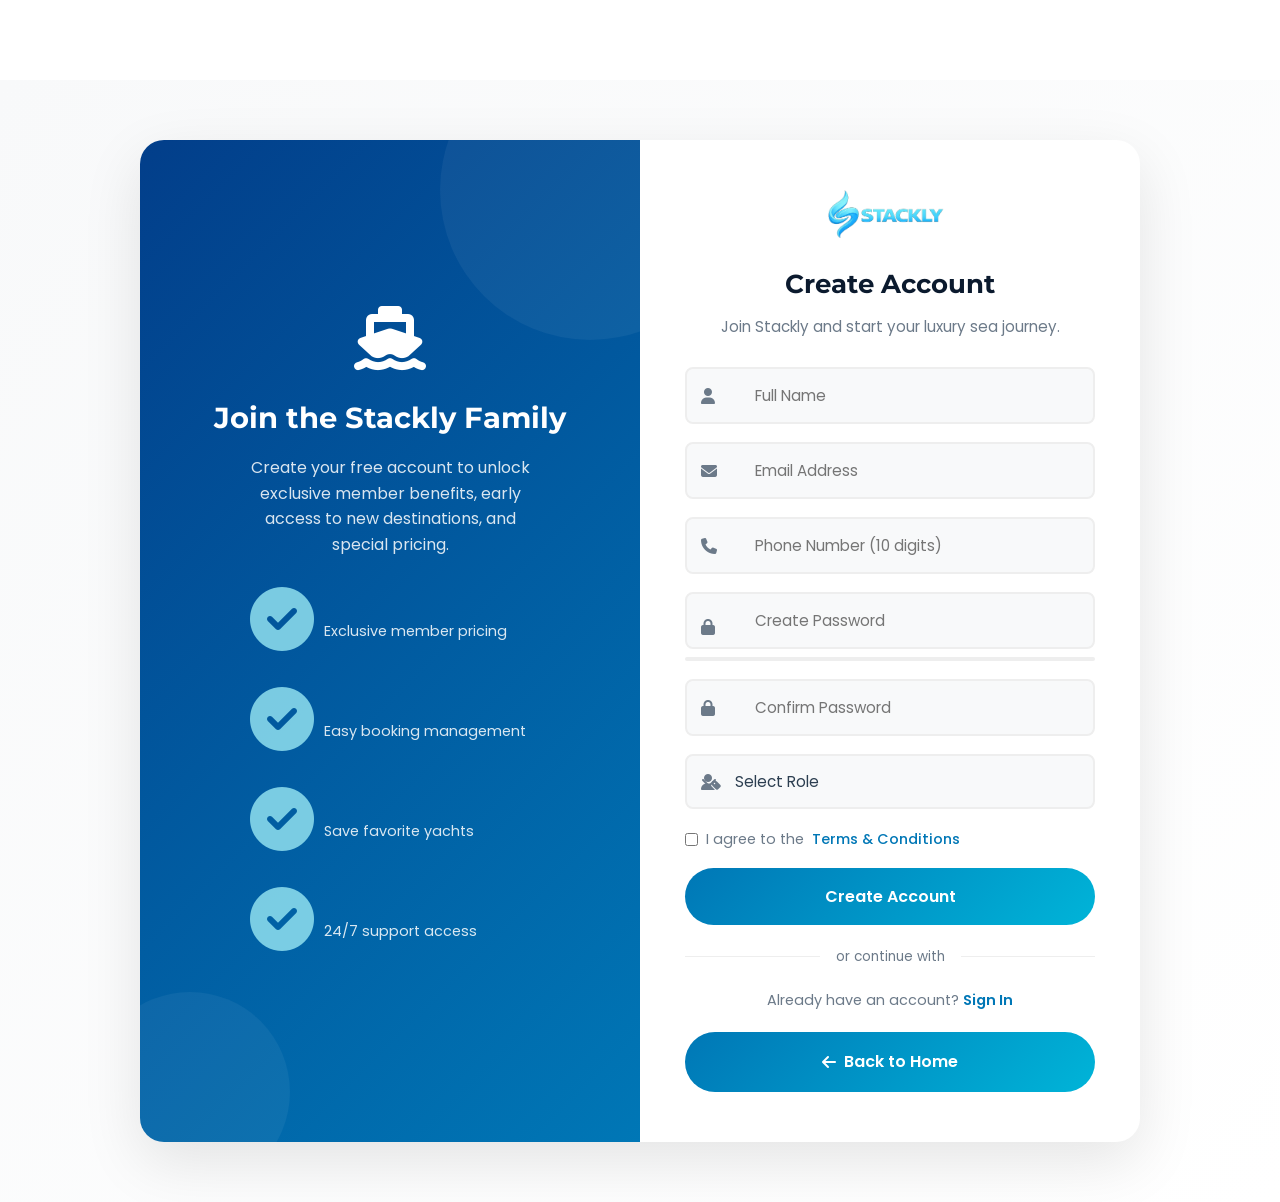
<file: register.html>
<!DOCTYPE html>
<html lang="en">
<head>
  <meta charset="UTF-8">
  <meta name="viewport" content="width=device-width, initial-scale=1.0">
  <meta name="description" content="Create your Stackly account to access exclusive offers, manage bookings, and save your favorite yachts.">
  <title>Register | Stackly Luxury Yacht Rental</title>
  <link rel="preconnect" href="https://fonts.googleapis.com">
  <link rel="preconnect" href="https://fonts.gstatic.com" crossorigin>
  <link href="https://fonts.googleapis.com/css2?family=Poppins:wght@300;400;500;600;700;800&family=Montserrat:wght@300;400;500;600;700;800&display=swap" rel="stylesheet">
  <link rel="stylesheet" href="https://cdnjs.cloudflare.com/ajax/libs/font-awesome/6.5.0/css/all.min.css">
  <link rel="stylesheet" href="css/style.css">
  <link rel="stylesheet" href="css/responsive.css">
</head>
<body>
  <div id="loading-screen">
    <div class="loader-container">
      <i class="fas fa-ship loader-icon"></i>
      <div class="loader-bar"></div>
      <p>Setting Sail...</p>
    </div>
  </div>

  <div class="auth-page" style="padding-top: 60px;">
    <div class="auth-container">
      <div class="auth-form-wrap">
        <a href="index.html" class="logo">
          <img src="images/gallery/logo.webp" alt="Stackly">
        </a>
        <h2>Create Account</h2>
        <p class="auth-subtitle">Join Stackly and start your luxury sea journey.</p>
        <form id="register-form-page">
          <div class="form-group">
            <input type="text" id="reg-name" placeholder="Full Name" maxlength="16" pattern="[A-Za-z\s]+" title="Letters and spaces only (max 16)" oninput="this.value = this.value.replace(/[^A-Za-z\s]/g, '')" required>
            <i class="fas fa-user"></i>
          </div>
          <div class="form-group">
            <input type="email" id="reg-email" placeholder="Email Address" pattern="[a-z0-9._%+\-]+@[a-z0-9.\-]+\.[a-z]{2,}$" title="Enter a valid email address (e.g. name@domain.com)" required>
            <i class="fas fa-envelope"></i>
          </div>
          <div class="form-group">
            <input type="tel" id="reg-phone" placeholder="Phone Number (10 digits)" pattern="[0-9]{10}" title="Enter exactly 10 digits" maxlength="10" oninput="this.value = this.value.replace(/[^0-9]/g, '')" required>
            <i class="fas fa-phone"></i>
          </div>
          <div class="form-group">
            <input type="password" id="reg-password" placeholder="Create Password" pattern="[A-Za-z0-9]{1,16}" title="Letters & numbers only (max 16 characters)" maxlength="16" oninput="this.value = this.value.replace(/[^A-Za-z0-9]/g, '')" required>
            <i class="fas fa-lock"></i>
            
            <div class="password-strength"><span id="password-strength-bar"></span></div>
          </div>
          <div class="form-group">
            <input type="password" id="reg-confirm" placeholder="Confirm Password" pattern="[A-Za-z0-9]{1,16}" title="Letters & numbers only (max 16 characters)" maxlength="16" oninput="this.value = this.value.replace(/[^A-Za-z0-9]/g, '')" required>
            <i class="fas fa-lock"></i>
            <span class="field-error" id="reg-confirm-error"></span>
          </div>
          <div class="form-group">
            <select id="reg-role" required>
              <option value="" disabled selected>Select Role</option>
              <option value="user">User</option>
              <option value="admin">Admin</option>
            </select>
            <i class="fas fa-user-tag"></i>
            <i class="fas fa-chevron-down select-arrow"></i>
          </div>
          <div class="form-options">
            <label>
              <input type="checkbox" required> I agree to the <a href="#">Terms & Conditions</a>
            </label>
          </div>
          <button type="submit" class="btn btn-primary">Create Account</button>
        </form>
        <div class="auth-divider">or continue with</div>
       
        <p class="auth-footer">Already have an account? <a href="login.html">Sign In</a></p>
        <a href="index.html" class="btn btn-primary" style="margin-top: 20px; width: 100%;"><i class="fas fa-arrow-left"></i> Back to Home</a>
      </div>
      <div class="auth-visual" style="order: -1;">
        <i class="fas fa-ship"></i>
        <h2>Join the Stackly Family</h2>
        <p>Create your free account to unlock exclusive member benefits, early access to new destinations, and special pricing.</p>
        <div style="margin-top: 30px; text-align: left; width: 100%; max-width: 280px;">
          <p style="display: flex; align-items: center; gap: 10px; margin-bottom: 12px; font-size: 0.9rem;">
            <i class="fas fa-check-circle" style="color: var(--accent);"></i> Exclusive member pricing
          </p>
          <p style="display: flex; align-items: center; gap: 10px; margin-bottom: 12px; font-size: 0.9rem;">
            <i class="fas fa-check-circle" style="color: var(--accent);"></i> Easy booking management
          </p>
          <p style="display: flex; align-items: center; gap: 10px; margin-bottom: 12px; font-size: 0.9rem;">
            <i class="fas fa-check-circle" style="color: var(--accent);"></i> Save favorite yachts
          </p>
          <p style="display: flex; align-items: center; gap: 10px; font-size: 0.9rem;">
            <i class="fas fa-check-circle" style="color: var(--accent);"></i> 24/7 support access
          </p>
        </div>
      </div>
    </div>
  </div>

  <script src="js/script.js"></script>
  <script>
  function togglePassword(id, el) {
    const input = document.getElementById(id);
    if (input.type === 'password') {
      input.type = 'text';
      el.classList.replace('fa-eye', 'fa-eye-slash');
    } else {
      input.type = 'password';
      el.classList.replace('fa-eye-slash', 'fa-eye');
    }
  }
  document.addEventListener('DOMContentLoaded', () => {
    const form = document.getElementById('register-form-page');
    const passwordInput = document.getElementById('reg-password');
    const strengthBar = document.getElementById('password-strength-bar');

    if (passwordInput && strengthBar) {
      passwordInput.addEventListener('input', () => {
        const val = passwordInput.value;
        let strength = 0;
        if (val.length >= 6) strength += 25;
        if (val.length >= 10) strength += 25;
        if (/[A-Z]/.test(val)) strength += 25;
        if (/[0-9!@#$%^&*]/.test(val)) strength += 25;

        strengthBar.style.width = strength + '%';
        if (strength <= 25) {
          strengthBar.style.background = '#E74C3C';
        } else if (strength <= 50) {
          strengthBar.style.background = '#F39C12';
        } else if (strength <= 75) {
          strengthBar.style.background = '#3498DB';
        } else {
          strengthBar.style.background = '#2ECC71';
        }
      });
    }

    if (form) {
      form.addEventListener('submit', (e) => {
        e.preventDefault();
        const name = document.getElementById('reg-name').value;
        const email = document.getElementById('reg-email').value;
        const password = document.getElementById('reg-password').value;
        const confirm = document.getElementById('reg-confirm').value;

        if (password !== confirm) {
          document.getElementById('reg-confirm-error').textContent = 'Passwords do not match';
          return;
        }

        const role = document.getElementById('reg-role').value;
        if (name && email && password && role) {
          localStorage.setItem('stackly_user', JSON.stringify({ name, email, role }));
          const btn = form.querySelector('.btn');
          btn.textContent = 'Creating Account...';
          btn.disabled = true;
          setTimeout(() => {
            btn.textContent = 'Account Created!';
            btn.style.background = 'linear-gradient(135deg, #2ECC71, #27AE60)';
            setTimeout(() => {
              window.location.href = 'login.html';
            }, 1500);
          }, 1500);
        }
      });
    }
  });
  </script>
</body>
</html>
</file>
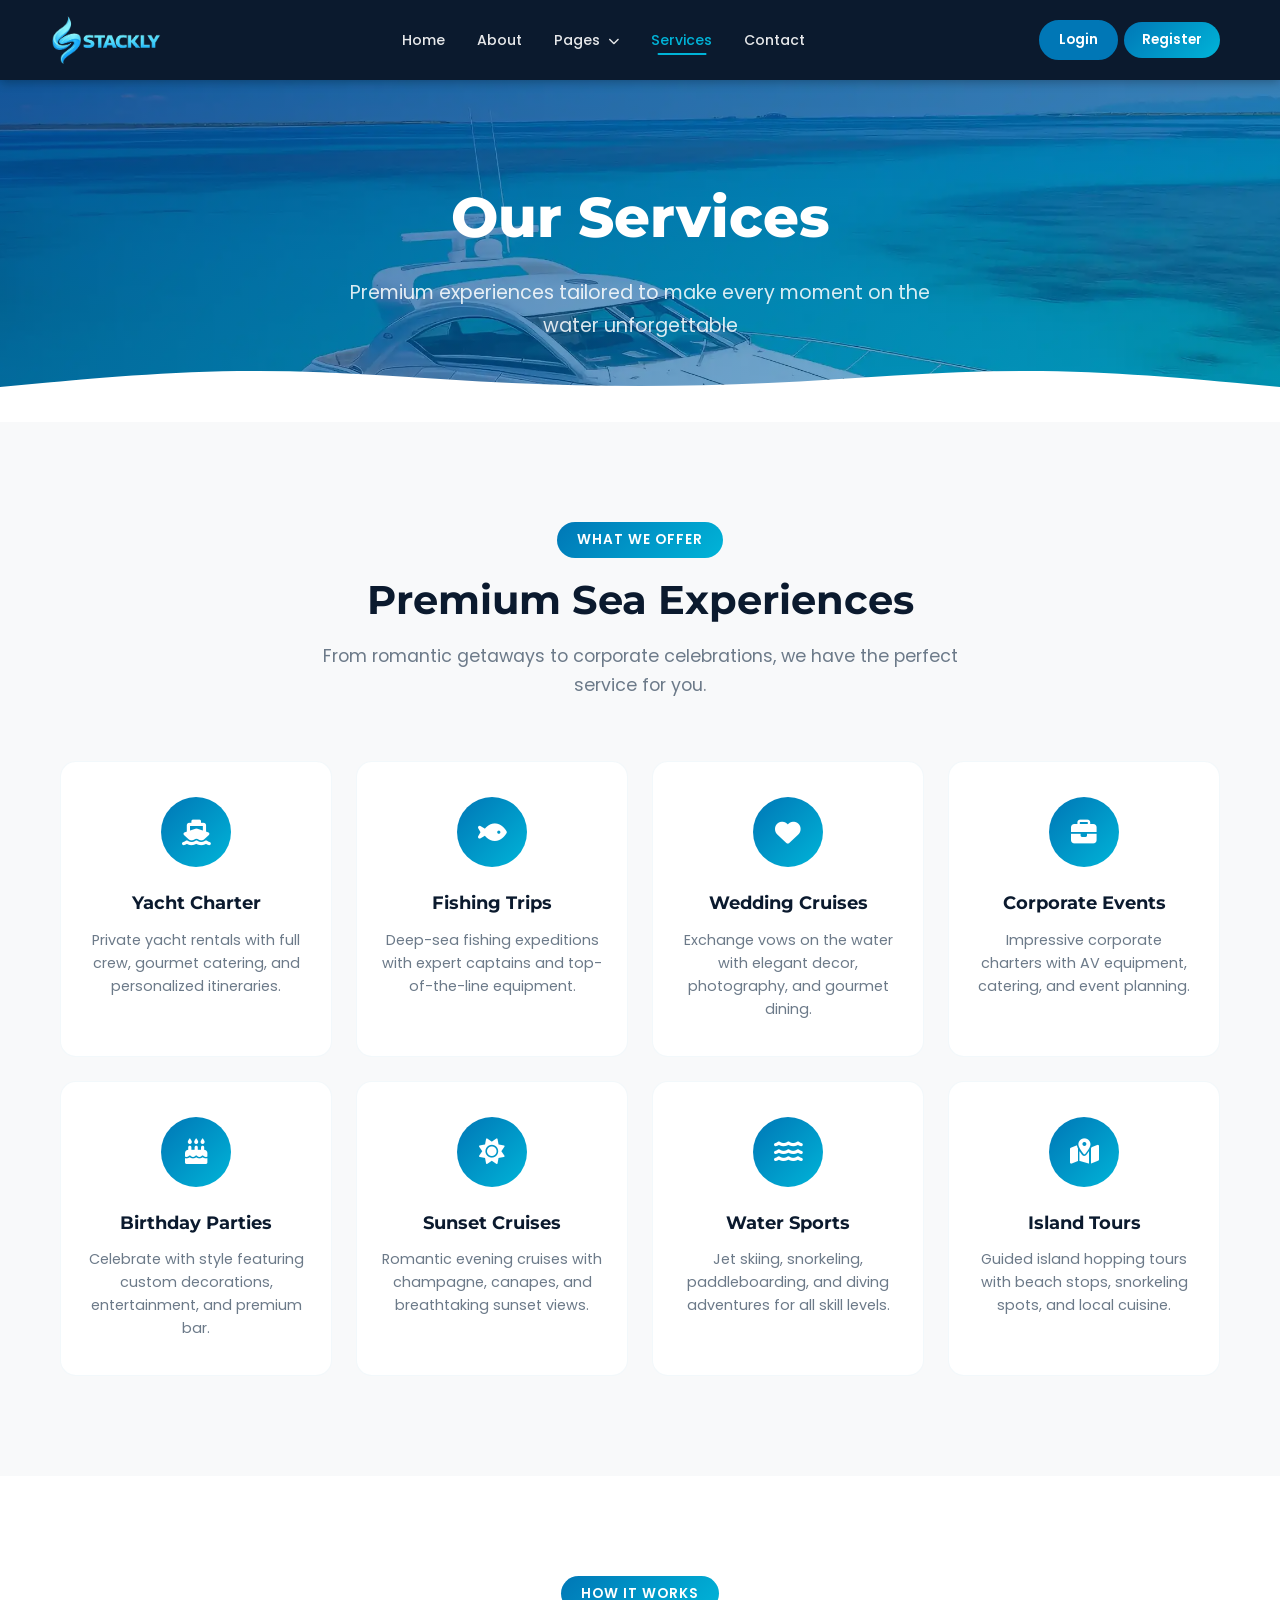
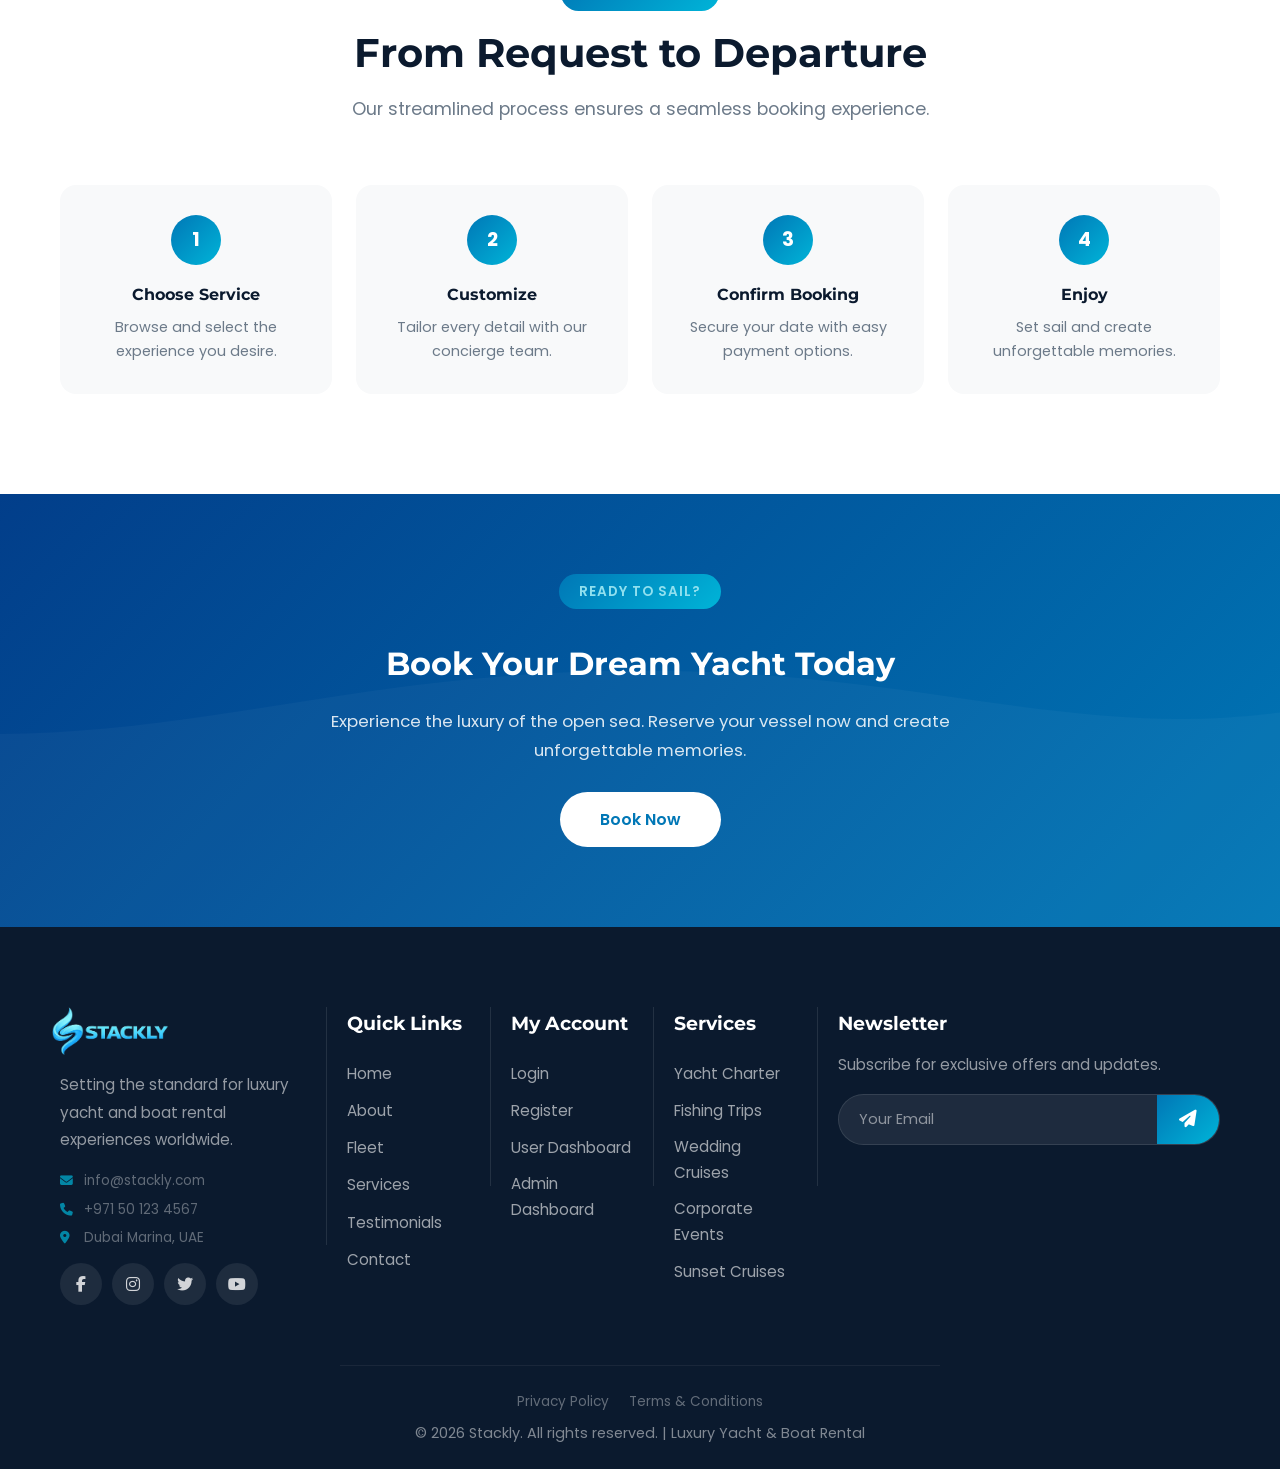
<file: services.html>
<!DOCTYPE html>
<html lang="en">
<head>
  <meta charset="UTF-8">
  <meta name="viewport" content="width=device-width, initial-scale=1.0">
  <meta name="description" content="Stackly Services - Yacht charter, fishing trips, wedding cruises, corporate events and more premium sea experiences.">
  <title>Services | Stackly Luxury Yacht Rental</title>
  <link rel="preconnect" href="https://fonts.googleapis.com">
  <link rel="preconnect" href="https://fonts.gstatic.com" crossorigin>
  <link href="https://fonts.googleapis.com/css2?family=Poppins:wght@300;400;500;600;700;800&family=Montserrat:wght@300;400;500;600;700;800&display=swap" rel="stylesheet">
  <link rel="stylesheet" href="https://cdnjs.cloudflare.com/ajax/libs/font-awesome/6.5.0/css/all.min.css">
  <link rel="stylesheet" href="css/style.css">
  <link rel="stylesheet" href="css/responsive.css">
</head>
<body>
  <div id="loading-screen">
    <div class="loader-container">
      <i class="fas fa-ship loader-icon"></i>
      <div class="loader-bar"></div>
      <p>Setting Sail...</p>
    </div>
  </div>

  <button type="button" id="scroll-top-btn" aria-label="Scroll to top">
    <i class="fas fa-chevron-up"></i>
  </button>

  <header id="header">
    <nav class="navbar container">
      <a href="index.html" class="mobile-back" aria-label="Back to Home"><i class="fas fa-arrow-left"></i></a>
      <a href="index.html" class="logo">
        <img src="images/gallery/logo.webp" alt="Stackly">
      </a>
      <ul class="nav-menu" id="nav-menu">
        <li><a href="index.html" class="nav-link">Home</a></li>
        <li><a href="about.html" class="nav-link">About</a></li>
        <li class="nav-dropdown">
          <a href="#" class="nav-link dropdown-toggle">Pages <i class="fas fa-chevron-down"></i></a>
          <ul class="dropdown-menu">
            <li><a href="fleet.html" class="nav-link">Fleet</a></li>
            <li><a href="destinations.html" class="nav-link">Destinations</a></li>
            <li><a href="gallery.html" class="nav-link">Gallery</a></li>
            <li><a href="pricing.html" class="nav-link">Pricing</a></li>
            <li><a href="testimonials.html" class="nav-link">Testimonials</a></li>
          </ul>
        </li>
        <li class="mobile-nav-item mobile-page-link"><a href="fleet.html" class="nav-link">Fleet</a></li>
        <li class="mobile-nav-item mobile-page-link"><a href="destinations.html" class="nav-link">Destinations</a></li>
        <li class="mobile-nav-item mobile-page-link"><a href="gallery.html" class="nav-link">Gallery</a></li>
        <li class="mobile-nav-item mobile-page-link"><a href="pricing.html" class="nav-link">Pricing</a></li>
        <li class="mobile-nav-item mobile-page-link"><a href="testimonials.html" class="nav-link">Testimonials</a></li>
        <li><a href="services.html" class="nav-link active">Services</a></li>
        <li><a href="contact.html" class="nav-link">Contact</a></li>
        <li class="mobile-nav-item"><a href="login.html" class="nav-link btn-outline">Login</a></li>
        <li class="mobile-nav-item"><a href="register.html" class="nav-link btn-primary">Register</a></li>
       </ul>
      <div class="nav-actions">
        <a href="login.html" class="btn btn-outline btn-sm">Login</a>
        <a href="register.html" class="btn btn-primary btn-sm">Register</a>
        <button type="button" class="hamburger" id="hamburger" aria-label="Toggle menu">
          <span></span><span></span><span></span>
        </button>
      </div>
    </nav>
  </header>

  <section class="page-banner" style="background-image: url('./images/gallery/bg3_11zon.webp');">
    <h1>Our Services</h1>
    <p>Premium experiences tailored to make every moment on the water unforgettable</p>
    <div class="wave-container">
      <svg class="wave" viewBox="0 0 1440 320" preserveAspectRatio="none">
        <path fill="#ffffff" d="M0,224L48,213.3C96,203,192,181,288,181.3C384,181,480,203,576,213.3C672,224,768,224,864,213.3C960,203,1056,181,1152,181.3C1248,181,1344,203,1392,213.3L1440,224L1440,320L1392,320C1344,320,1248,320,1152,320C1056,320,960,320,864,320C768,320,672,320,576,320C480,320,384,320,288,320C192,320,96,320,48,320L0,320Z"></path>
      </svg>
    </div>
  </section>

  <section class="section services">
    <div class="container">
      <div class="section-header reveal">
        <span class="section-tag">What We Offer</span>
        <h2 class="section-title">Premium Sea Experiences</h2>
        <p class="section-desc">From romantic getaways to corporate celebrations, we have the perfect service for you.</p>
      </div>
      <div class="services-grid">
        <div class="service-card reveal">
          <div class="service-icon"><i class="fas fa-ship"></i></div>
          <h3>Yacht Charter</h3>
          <p>Private yacht rentals with full crew, gourmet catering, and personalized itineraries.</p>
        </div>
        <div class="service-card reveal">
          <div class="service-icon"><i class="fas fa-fish"></i></div>
          <h3>Fishing Trips</h3>
          <p>Deep-sea fishing expeditions with expert captains and top-of-the-line equipment.</p>
        </div>
        <div class="service-card reveal">
          <div class="service-icon"><i class="fas fa-heart"></i></div>
          <h3>Wedding Cruises</h3>
          <p>Exchange vows on the water with elegant decor, photography, and gourmet dining.</p>
        </div>
        <div class="service-card reveal">
          <div class="service-icon"><i class="fas fa-briefcase"></i></div>
          <h3>Corporate Events</h3>
          <p>Impressive corporate charters with AV equipment, catering, and event planning.</p>
        </div>
        <div class="service-card reveal">
          <div class="service-icon"><i class="fas fa-birthday-cake"></i></div>
          <h3>Birthday Parties</h3>
          <p>Celebrate with style featuring custom decorations, entertainment, and premium bar.</p>
        </div>
        <div class="service-card reveal">
          <div class="service-icon"><i class="fas fa-sun"></i></div>
          <h3>Sunset Cruises</h3>
          <p>Romantic evening cruises with champagne, canapes, and breathtaking sunset views.</p>
        </div>
        <div class="service-card reveal">
          <div class="service-icon"><i class="fas fa-water"></i></div>
          <h3>Water Sports</h3>
          <p>Jet skiing, snorkeling, paddleboarding, and diving adventures for all skill levels.</p>
        </div>
        <div class="service-card reveal">
          <div class="service-icon"><i class="fas fa-map-marked-alt"></i></div>
          <h3>Island Tours</h3>
          <p>Guided island hopping tours with beach stops, snorkeling spots, and local cuisine.</p>
        </div>
      </div>
    </div>
  </section>

  <section class="section" style="background: var(--white);">
    <div class="container">
      <div class="section-header reveal">
        <span class="section-tag">How It Works</span>
        <h2 class="section-title">From Request to Departure</h2>
        <p class="section-desc">Our streamlined process ensures a seamless booking experience.</p>
      </div>
      <div class="services-process">
        <div class="sp-step reveal">
          <div class="sp-number">1</div>
          <h4>Choose Service</h4>
          <p>Browse and select the experience you desire.</p>
        </div>
        <div class="sp-step reveal">
          <div class="sp-number">2</div>
          <h4>Customize</h4>
          <p>Tailor every detail with our concierge team.</p>
        </div>
        <div class="sp-step reveal">
          <div class="sp-number">3</div>
          <h4>Confirm Booking</h4>
          <p>Secure your date with easy payment options.</p>
        </div>
        <div class="sp-step reveal">
          <div class="sp-number">4</div>
          <h4>Enjoy</h4>
          <p>Set sail and create unforgettable memories.</p>
        </div>
      </div>
    </div>
  </section>

  <section class="section cta-section">
    <div class="container">
      <div class="cta-content reveal">
        <span class="section-tag" style="color: var(--accent);">Ready to Sail?</span>
        <h2 class="cta-title">Book Your Dream Yacht Today</h2>
        <p class="cta-desc">Experience the luxury of the open sea. Reserve your vessel now and create unforgettable memories.</p>
        <a href="contact.html" class="btn btn-primary btn-lg">Book Now</a>
      </div>
    </div>
  </section>

  <footer class="footer">
    <div class="container">
      <div class="footer-grid">
        <div class="footer-brand reveal">
          <a href="index.html" class="logo">
            <img src="images/gallery/logo.webp" alt="Stackly">
          </a>
          <p>Setting the standard for luxury yacht and boat rental experiences worldwide.</p>
          <div class="footer-contact-info">
            <p><i class="fas fa-envelope"></i> info@stackly.com</p>
            <p><i class="fas fa-phone"></i> +971 50 123 4567</p>
            <p><i class="fas fa-map-marker-alt"></i> Dubai Marina, UAE</p>
          </div>
          <div class="footer-social">
            <a href="404.html" aria-label="Facebook"><i class="fab fa-facebook-f"></i></a>
            <a href="404.html" aria-label="Instagram"><i class="fab fa-instagram"></i></a>
            <a href="404.html" aria-label="Twitter"><i class="fab fa-twitter"></i></a>
            <a href="404.html" aria-label="YouTube"><i class="fab fa-youtube"></i></a>
          </div>
        </div>
        <div class="footer-links reveal">
          <h3>Quick Links</h3>
          <ul>
            <li><a href="index.html">Home</a></li>
            <li><a href="about.html">About</a></li>
            <li><a href="fleet.html">Fleet</a></li>
            <li><a href="services.html">Services</a></li>
            <li><a href="testimonials.html">Testimonials</a></li>
            <li><a href="contact.html">Contact</a></li>
          </ul>
        </div>
        <div class="footer-links reveal">
          <h3>My Account</h3>
          <ul>
            <li><a href="login.html">Login</a></li>
            <li><a href="register.html">Register</a></li>
            <li><a href="dashboard/user-dashboard.html">User Dashboard</a></li>
            <li><a href="dashboard/admin-dashboard.html">Admin Dashboard</a></li>
          </ul>
        </div>
        <div class="footer-links reveal">
          <h3>Services</h3>
          <ul>
            <li><a href="services.html">Yacht Charter</a></li>
            <li><a href="services.html">Fishing Trips</a></li>
            <li><a href="services.html">Wedding Cruises</a></li>
            <li><a href="services.html">Corporate Events</a></li>
            <li><a href="services.html">Sunset Cruises</a></li>
          </ul>
        </div>
        <div class="footer-newsletter reveal">
          <h3>Newsletter</h3>
          <p>Subscribe for exclusive offers and updates.</p>
          <form id="newsletter-form" action="https://formspree.io/f/your_newsletter_form_id" method="POST">
            <div class="newsletter-group">
              <input type="email" name="email" placeholder="Your Email" required>
              <button type="submit" aria-label="Subscribe"><i class="fas fa-paper-plane"></i></button>
            </div>
          </form>
        </div>
      </div>
      <div class="footer-bottom">
        <div class="footer-legal">
          <a href="404.html">Privacy Policy</a>
          <a href="404.html">Terms &amp; Conditions</a>
        </div>
        <p>&copy; 2026 Stackly. All rights reserved. | Luxury Yacht & Boat Rental</p>
      </div>
    </div>
  </footer>

  <script src="js/script.js"></script>
</body>
</html>
</file>
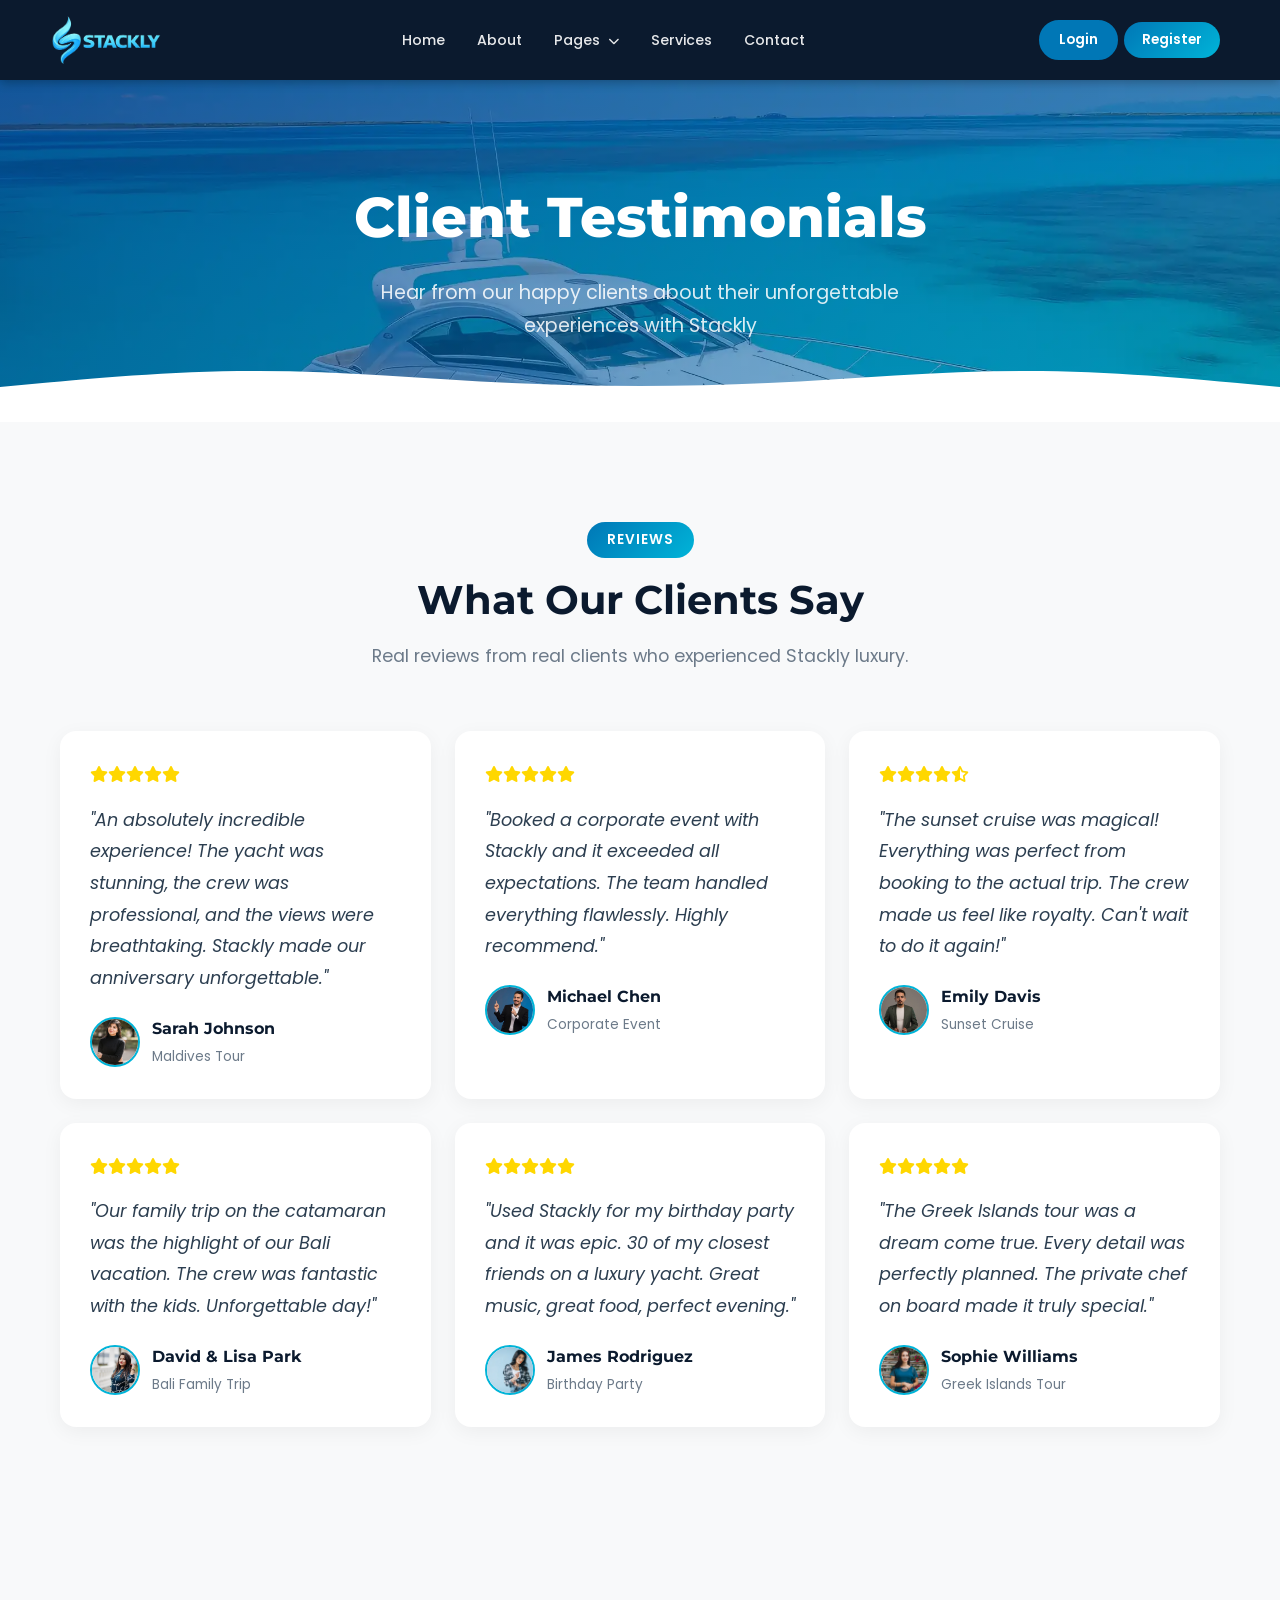
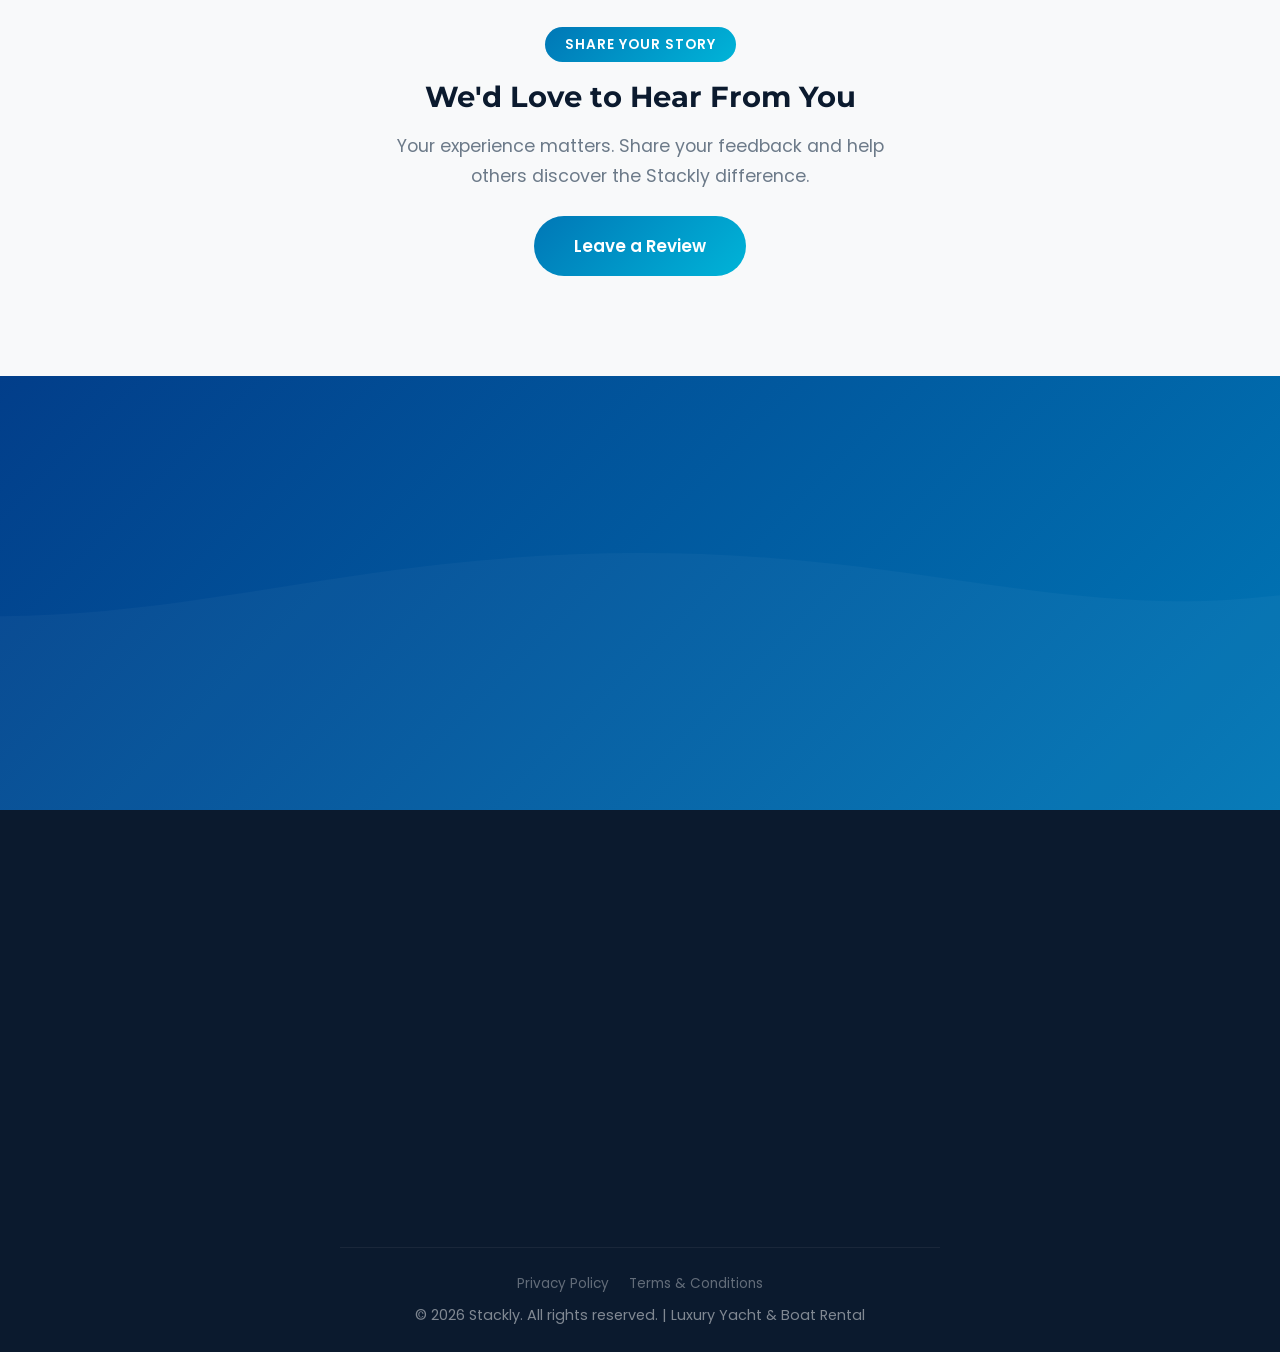
<file: testimonials.html>
<!DOCTYPE html>
<html lang="en">
<head>
  <meta charset="UTF-8">
  <meta name="viewport" content="width=device-width, initial-scale=1.0">
  <meta name="description" content="Stackly Testimonials - Read what our clients say about their luxury yacht experiences.">
  <title>Testimonials | Stackly Luxury Yacht Rental</title>
  <link rel="preconnect" href="https://fonts.googleapis.com">
  <link rel="preconnect" href="https://fonts.gstatic.com" crossorigin>
  <link href="https://fonts.googleapis.com/css2?family=Poppins:wght@300;400;500;600;700;800&family=Montserrat:wght@300;400;500;600;700;800&display=swap" rel="stylesheet">
  <link rel="stylesheet" href="https://cdnjs.cloudflare.com/ajax/libs/font-awesome/6.5.0/css/all.min.css">
  <link rel="stylesheet" href="css/style.css">
  <link rel="stylesheet" href="css/responsive.css">
</head>
<body>
  <div id="loading-screen">
    <div class="loader-container">
      <i class="fas fa-ship loader-icon"></i>
      <div class="loader-bar"></div>
      <p>Setting Sail...</p>
    </div>
  </div>
  <button type="button" id="scroll-top-btn" aria-label="Scroll to top"><i class="fas fa-chevron-up"></i></button>

  <header id="header">
    <nav class="navbar container">
      <a href="index.html" class="mobile-back" aria-label="Back to Home"><i class="fas fa-arrow-left"></i></a>
      <a href="index.html" class="logo">
        <img src="images/gallery/logo.webp" alt="Stackly">
      </a>
      <ul class="nav-menu" id="nav-menu">
        <li><a href="index.html" class="nav-link">Home</a></li>
        <li><a href="about.html" class="nav-link">About</a></li>
        <li class="nav-dropdown">
          <a href="#" class="nav-link dropdown-toggle">Pages <i class="fas fa-chevron-down"></i></a>
          <ul class="dropdown-menu">
            <li><a href="fleet.html" class="nav-link">Fleet</a></li>
            <li><a href="destinations.html" class="nav-link">Destinations</a></li>
            <li><a href="gallery.html" class="nav-link">Gallery</a></li>
            <li><a href="pricing.html" class="nav-link">Pricing</a></li>
            <li><a href="testimonials.html" class="nav-link active">Testimonials</a></li>
          </ul>
        </li>
        <li class="mobile-nav-item mobile-page-link"><a href="fleet.html" class="nav-link">Fleet</a></li>
        <li class="mobile-nav-item mobile-page-link"><a href="destinations.html" class="nav-link">Destinations</a></li>
        <li class="mobile-nav-item mobile-page-link"><a href="gallery.html" class="nav-link">Gallery</a></li>
        <li class="mobile-nav-item mobile-page-link"><a href="pricing.html" class="nav-link">Pricing</a></li>
        <li class="mobile-nav-item mobile-page-link"><a href="testimonials.html" class="nav-link active">Testimonials</a></li>
        <li><a href="services.html" class="nav-link">Services</a></li>
        <li><a href="contact.html" class="nav-link">Contact</a></li>
        <li class="mobile-nav-item"><a href="login.html" class="nav-link btn-outline">Login</a></li>
        <li class="mobile-nav-item"><a href="register.html" class="nav-link btn-primary">Register</a></li>
       </ul>
      <div class="nav-actions">
        <a href="login.html" class="btn btn-outline btn-sm">Login</a>
        <a href="register.html" class="btn btn-primary btn-sm">Register</a>
        <button type="button" class="hamburger" id="hamburger" aria-label="Toggle menu"><span></span><span></span><span></span></button>
      </div>
    </nav>
  </header>

  <section class="page-banner" style="background-image: url('./images/gallery/bg3_11zon.webp');">
    <h1>Client Testimonials</h1>
    <p>Hear from our happy clients about their unforgettable experiences with Stackly</p>
    <div class="wave-container">
      <svg class="wave" viewBox="0 0 1440 320" preserveAspectRatio="none">
        <path fill="#ffffff" d="M0,224L48,213.3C96,203,192,181,288,181.3C384,181,480,203,576,213.3C672,224,768,224,864,213.3C960,203,1056,181,1152,181.3C1248,181,1344,203,1392,213.3L1440,224L1440,320L1392,320C1344,320,1248,320,1152,320C1056,320,960,320,864,320C768,320,672,320,576,320C480,320,384,320,288,320C192,320,96,320,48,320L0,320Z"></path>
      </svg>
    </div>
  </section>

  <section class="section testimonials">
    <div class="container">
      <div class="section-header reveal">
        <span class="section-tag">Reviews</span>
        <h2 class="section-title">What Our Clients Say</h2>
        <p class="section-desc">Real reviews from real clients who experienced Stackly luxury.</p>
      </div>
      <div class="testimonials-grid">
        <div class="reveal testimonial-card">
          <div class="stars">
            <i class="fas fa-star"></i><i class="fas fa-star"></i><i class="fas fa-star"></i><i class="fas fa-star"></i><i class="fas fa-star"></i>
          </div>
          <p class="testimonial-text">"An absolutely incredible experience! The yacht was stunning, the crew was professional, and the views were breathtaking. Stackly made our anniversary unforgettable."</p>
          <div class="author">
            <img src="./images/team/Priya Sharma.webp" alt="Sarah Johnson">
            <div><h4>Sarah Johnson</h4><span>Maldives Tour</span></div>
          </div>
        </div>
        <div class="reveal testimonial-card">
          <div class="stars">
            <i class="fas fa-star"></i><i class="fas fa-star"></i><i class="fas fa-star"></i><i class="fas fa-star"></i><i class="fas fa-star"></i>
          </div>
          <p class="testimonial-text">"Booked a corporate event with Stackly and it exceeded all expectations. The team handled everything flawlessly. Highly recommend."</p>
          <div class="author">
            <img src="./images/team/Arun Kumar.webp" alt="Michael Chen">
            <div><h4>Michael Chen</h4><span>Corporate Event</span></div>
          </div>
        </div>
        <div class="reveal testimonial-card">
          <div class="stars">
            <i class="fas fa-star"></i><i class="fas fa-star"></i><i class="fas fa-star"></i><i class="fas fa-star"></i><i class="fas fa-star-half-alt"></i>
          </div>
          <p class="testimonial-text">"The sunset cruise was magical! Everything was perfect from booking to the actual trip. The crew made us feel like royalty. Can't wait to do it again!"</p>
          <div class="author">
            <img src="./images/team/1.webp" alt="Emily Davis">
            <div><h4>Emily Davis</h4><span>Sunset Cruise</span></div>
          </div>
        </div>
        <div class="reveal testimonial-card">
          <div class="stars">
            <i class="fas fa-star"></i><i class="fas fa-star"></i><i class="fas fa-star"></i><i class="fas fa-star"></i><i class="fas fa-star"></i>
          </div>
          <p class="testimonial-text">"Our family trip on the catamaran was the highlight of our Bali vacation. The crew was fantastic with the kids. Unforgettable day!"</p>
          <div class="author">
            <img src="./images/team/Meera Patel.webp" alt="David & Lisa Park">
            <div><h4>David & Lisa Park</h4><span>Bali Family Trip</span></div>
          </div>
        </div>
        <div class="reveal testimonial-card">
          <div class="stars">
            <i class="fas fa-star"></i><i class="fas fa-star"></i><i class="fas fa-star"></i><i class="fas fa-star"></i><i class="fas fa-star"></i>
          </div>
          <p class="testimonial-text">"Used Stackly for my birthday party and it was epic. 30 of my closest friends on a luxury yacht. Great music, great food, perfect evening."</p>
          <div class="author">
            <img src="./images/team/2.webp" alt="James Rodriguez">
            <div><h4>James Rodriguez</h4><span>Birthday Party</span></div>
          </div>
        </div>
        <div class="reveal testimonial-card">
          <div class="stars">
            <i class="fas fa-star"></i><i class="fas fa-star"></i><i class="fas fa-star"></i><i class="fas fa-star"></i><i class="fas fa-star"></i>
          </div>
          <p class="testimonial-text">"The Greek Islands tour was a dream come true. Every detail was perfectly planned. The private chef on board made it truly special."</p>
          <div class="author">
            <img src="./images/team/3.webp" alt="Sophie Williams">
            <div><h4>Sophie Williams</h4><span>Greek Islands Tour</span></div>
          </div>
        </div>
      </div>
    </div>
  </section>

  <section class="section" style="background: var(--light-gray); text-align: center;">
    <div class="container">
      <div class="reveal">
        <span class="section-tag">Share Your Story</span>
        <h2 class="section-title" style="font-size: 1.8rem;">We'd Love to Hear From You</h2>
        <p class="section-desc" style="max-width: 500px; margin: 0 auto 24px;">Your experience matters. Share your feedback and help others discover the Stackly difference.</p>
        <a href="contact.html" class="btn btn-primary btn-lg">Leave a Review</a>
      </div>
    </div>
  </section>

  <section class="section cta-section">
    <div class="container">
      <div class="cta-content reveal">
        <span class="section-tag" style="color: var(--accent);">Ready to Sail?</span>
        <h2 class="cta-title">Book Your Dream Yacht Today</h2>
        <p class="cta-desc">Experience the luxury of the open sea. Reserve your vessel now and create unforgettable memories.</p>
        <a href="contact.html" class="btn btn-primary btn-lg">Book Now</a>
      </div>
    </div>
  </section>

  <footer class="footer">
    <div class="container">
      <div class="footer-grid">
        <div class="footer-brand reveal">
          <a href="index.html" class="logo">
            <img src="images/gallery/logo.webp" alt="Stackly">
          </a>
          <p>Setting the standard for luxury yacht and boat rental experiences worldwide.</p>
          <div class="footer-contact-info">
            <p><i class="fas fa-envelope"></i> info@stackly.com</p>
            <p><i class="fas fa-phone"></i> +971 50 123 4567</p>
            <p><i class="fas fa-map-marker-alt"></i> Dubai Marina, UAE</p>
          </div>
          <div class="footer-social">
            <a href="404.html" aria-label="Facebook"><i class="fab fa-facebook-f"></i></a>
            <a href="404.html" aria-label="Instagram"><i class="fab fa-instagram"></i></a>
            <a href="404.html" aria-label="Twitter"><i class="fab fa-twitter"></i></a>
            <a href="404.html" aria-label="YouTube"><i class="fab fa-youtube"></i></a>
          </div>
        </div>
        <div class="footer-links reveal">
          <h3>Quick Links</h3>
          <ul>
            <li><a href="index.html">Home</a></li>
            <li><a href="about.html">About</a></li>
            <li><a href="fleet.html">Fleet</a></li>
            <li><a href="services.html">Services</a></li>
            <li><a href="testimonials.html">Testimonials</a></li>
            <li><a href="contact.html">Contact</a></li>
          </ul>
        </div>
        <div class="footer-links reveal">
          <h3>My Account</h3>
          <ul>
            <li><a href="login.html">Login</a></li>
            <li><a href="register.html">Register</a></li>
            <li><a href="dashboard/user-dashboard.html">User Dashboard</a></li>
            <li><a href="dashboard/admin-dashboard.html">Admin Dashboard</a></li>
          </ul>
        </div>
        <div class="footer-links reveal">
          <h3>Services</h3>
          <ul>
            <li><a href="services.html">Yacht Charter</a></li>
            <li><a href="services.html">Fishing Trips</a></li>
            <li><a href="services.html">Wedding Cruises</a></li>
            <li><a href="services.html">Corporate Events</a></li>
            <li><a href="services.html">Sunset Cruises</a></li>
          </ul>
        </div>
        <div class="footer-newsletter reveal">
          <h3>Newsletter</h3>
          <p>Subscribe for exclusive offers and updates.</p>
          <form id="newsletter-form" action="https://formspree.io/f/your_newsletter_form_id" method="POST">
            <div class="newsletter-group">
              <input type="email" name="email" placeholder="Your Email" required>
              <button type="submit" aria-label="Subscribe"><i class="fas fa-paper-plane"></i></button>
            </div>
          </form>
        </div>
      </div>
      <div class="footer-bottom">
        <div class="footer-legal">
          <a href="404.html">Privacy Policy</a>
          <a href="404.html">Terms &amp; Conditions</a>
        </div>
        <p>&copy; 2026 Stackly. All rights reserved. | Luxury Yacht & Boat Rental</p>
      </div>
    </div>
  </footer>

  <script src="js/script.js"></script>
</body>
</html>
</file>
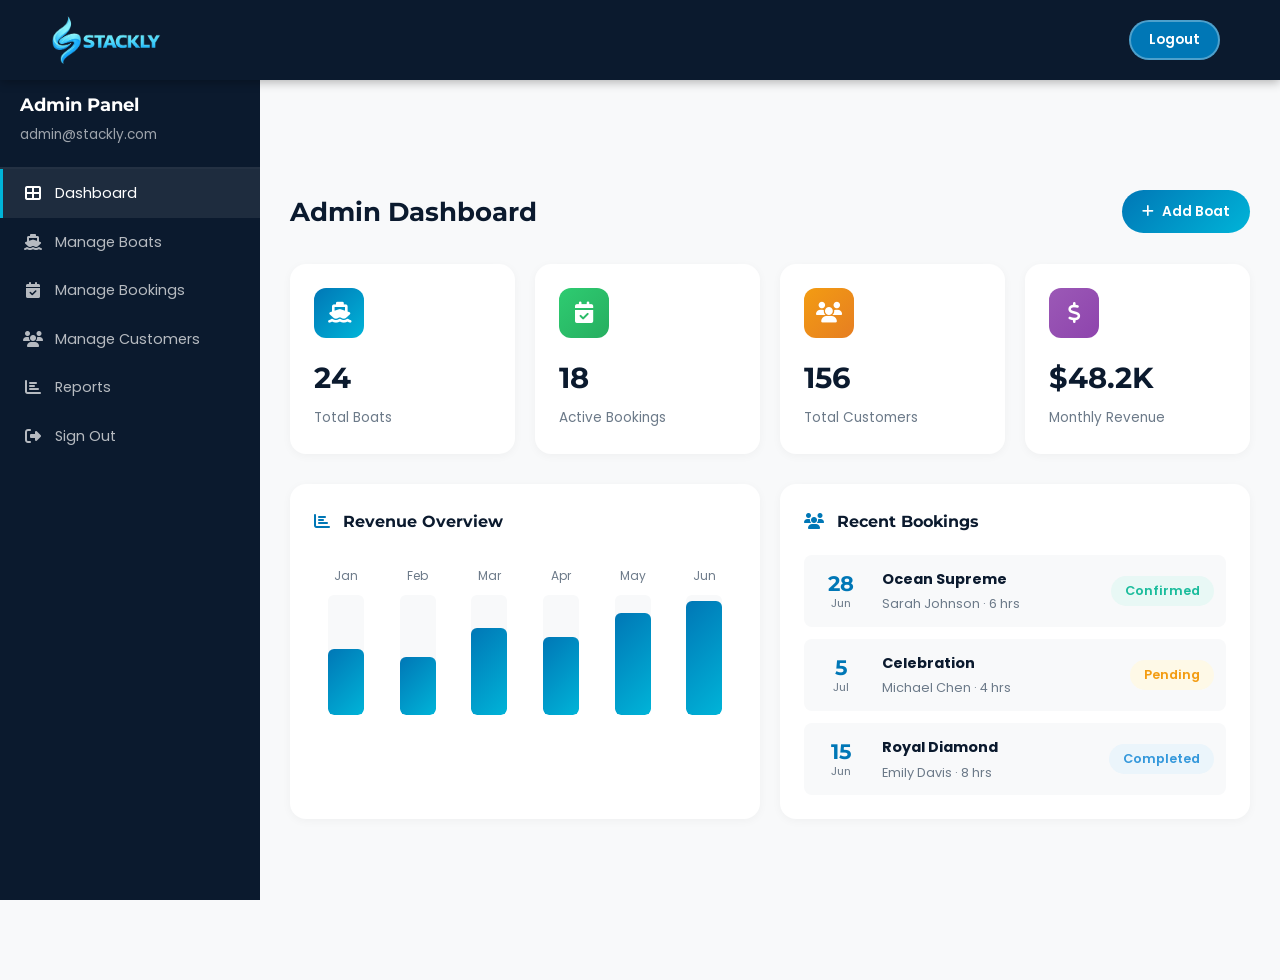
<file: dashboard/admin-dashboard.html>
<!DOCTYPE html>
<html lang="en">
<head>
  <meta charset="UTF-8">
  <meta name="viewport" content="width=device-width, initial-scale=1.0">
  <meta name="description" content="Stackly Admin Dashboard - Manage boats, bookings, customers, and view reports.">
  <title>Admin Dashboard | Stackly</title>
  <link rel="preconnect" href="https://fonts.googleapis.com">
  <link rel="preconnect" href="https://fonts.gstatic.com" crossorigin>
  <link href="https://fonts.googleapis.com/css2?family=Poppins:wght@300;400;500;600;700;800&family=Montserrat:wght@300;400;500;600;700;800&display=swap" rel="stylesheet">
  <link rel="stylesheet" href="https://cdnjs.cloudflare.com/ajax/libs/font-awesome/6.5.0/css/all.min.css">
  <link rel="stylesheet" href="../css/style.css">
  <link rel="stylesheet" href="../css/responsive.css">
</head>
<body class="dashboard-body">
  <header id="header">
    <nav class="navbar container">
      <a href="../index.html" class="logo">
        <img src="../images/gallery/logo.webp" alt="Stackly">
      </a>
      
      <div class="nav-actions">
        <button type="button" class="sidebar-toggle" id="sidebarToggle" aria-label="Toggle sidebar"><i class="fas fa-bars"></i></button>
        <a href="../login.html" class="btn btn-outline btn-sm">Logout</a>
      </div>
    </nav>
  </header>

  <div class="dashboard-layout">
    <aside class="dashboard-sidebar" id="dashboardSidebar">
      <div class="sidebar-header">
        <h3 id="adminName">Admin Panel</h3>
        <span id="adminEmail">admin@stackly.com</span>
      </div>
      <nav class="sidebar-nav">
        <a href="#overview" class="active"><i class="fas fa-th-large"></i> Dashboard</a>
        <a href="#boats"><i class="fas fa-ship"></i> Manage Boats</a>
        <a href="#bookings"><i class="fas fa-calendar-check"></i> Manage Bookings</a>
        <a href="#customers"><i class="fas fa-users"></i> Manage Customers</a>
        <a href="#reports"><i class="fas fa-chart-bar"></i> Reports</a>
        <a href="../index.html"><i class="fas fa-sign-out-alt"></i> Sign Out</a>
      </nav>
    </aside>

    <main class="dashboard-main">
      <div class="dashboard-header">
        <h1>Admin Dashboard</h1>
        <div class="header-actions">
          <a href="../fleet.html" class="btn btn-primary"><i class="fas fa-plus"></i> Add Boat</a>
        </div>
      </div>

      <div id="overview">
        <div class="dashboard-cards">
          <div class="dashboard-card">
            <div class="card-icon blue"><i class="fas fa-ship"></i></div>
            <h3>24</h3>
            <p>Total Boats</p>
          </div>
          <div class="dashboard-card">
            <div class="card-icon green"><i class="fas fa-calendar-check"></i></div>
            <h3>18</h3>
            <p>Active Bookings</p>
          </div>
          <div class="dashboard-card">
            <div class="card-icon orange"><i class="fas fa-users"></i></div>
            <h3>156</h3>
            <p>Total Customers</p>
          </div>
          <div class="dashboard-card">
            <div class="card-icon purple"><i class="fas fa-dollar-sign"></i></div>
            <h3>$48.2K</h3>
            <p>Monthly Revenue</p>
          </div>
        </div>

        <div class="dashboard-charts">
          <div class="chart-card">
            <h3><i class="fas fa-chart-bar"></i> Revenue Overview</h3>
            <div class="chart-bars">
              <div class="chart-bar-item">
                <span>Jan</span>
                <div class="chart-bar"><div class="chart-fill" style="height: 55%;"></div></div>
              </div>
              <div class="chart-bar-item">
                <span>Feb</span>
                <div class="chart-bar"><div class="chart-fill" style="height: 48%;"></div></div>
              </div>
              <div class="chart-bar-item">
                <span>Mar</span>
                <div class="chart-bar"><div class="chart-fill" style="height: 72%;"></div></div>
              </div>
              <div class="chart-bar-item">
                <span>Apr</span>
                <div class="chart-bar"><div class="chart-fill" style="height: 65%;"></div></div>
              </div>
              <div class="chart-bar-item">
                <span>May</span>
                <div class="chart-bar"><div class="chart-fill" style="height: 85%;"></div></div>
              </div>
              <div class="chart-bar-item">
                <span>Jun</span>
                <div class="chart-bar"><div class="chart-fill" style="height: 95%;"></div></div>
              </div>
            </div>
          </div>
          <div class="chart-card">
            <h3><i class="fas fa-users"></i> Recent Bookings</h3>
            <div class="upcoming-list">
              <div class="upcoming-item">
                <div class="upcoming-date"><span>28</span>Jun</div>
                <div class="upcoming-info"><strong>Ocean Supreme</strong><span>Sarah Johnson · 6 hrs</span></div>
                <span class="status-badge confirmed">Confirmed</span>
              </div>
              <div class="upcoming-item">
                <div class="upcoming-date"><span>5</span>Jul</div>
                <div class="upcoming-info"><strong>Celebration</strong><span>Michael Chen · 4 hrs</span></div>
                <span class="status-badge pending">Pending</span>
              </div>
              <div class="upcoming-item">
                <div class="upcoming-date"><span>15</span>Jun</div>
                <div class="upcoming-info"><strong>Royal Diamond</strong><span>Emily Davis · 8 hrs</span></div>
                <span class="status-badge completed">Completed</span>
              </div>
            </div>
          </div>
        </div>
      </div>

      <div class="dashboard-table-wrap" id="boats">
        <h3><i class="fas fa-ship"></i> Manage Boats</h3>
        <table class="dashboard-table">
          <thead>
            <tr><th>Boat Name</th><th>Category</th><th>Capacity</th><th>Price/hr</th><th>Status</th><th>Action</th></tr>
          </thead>
          <tbody>
            <tr>
              <td><strong>Ocean Supreme</strong></td>
              <td>Luxury Yacht</td>
              <td>12</td>
              <td>$1,200</td>
              <td><span class="status-badge confirmed">Available</span></td>
              <td><a href="#" style="color: var(--primary); font-size: 0.85rem;">Edit</a></td>
            </tr>
            <tr>
              <td><strong>Velocity X</strong></td>
              <td>Speed Boat</td>
              <td>6</td>
              <td>$450</td>
              <td><span class="status-badge confirmed">Available</span></td>
              <td><a href="#" style="color: var(--primary); font-size: 0.85rem;">Edit</a></td>
            </tr>
            <tr>
              <td><strong>Celebration</strong></td>
              <td>Party Yacht</td>
              <td>30</td>
              <td>$1,800</td>
              <td><span class="status-badge pending">Maintenance</span></td>
              <td><a href="#" style="color: var(--primary); font-size: 0.85rem;">Edit</a></td>
            </tr>
            <tr>
              <td><strong>Royal Diamond</strong></td>
              <td>Luxury Yacht</td>
              <td>20</td>
              <td>$2,500</td>
              <td><span class="status-badge confirmed">Available</span></td>
              <td><a href="#" style="color: var(--primary); font-size: 0.85rem;">Edit</a></td>
            </tr>
          </tbody>
        </table>
      </div>

      <div class="dashboard-table-wrap" id="bookings" style="margin-top: 24px;">
        <h3><i class="fas fa-calendar-check"></i> Manage Bookings</h3>
        <table class="dashboard-table">
          <thead>
            <tr><th>Booking ID</th><th>Customer</th><th>Yacht</th><th>Date</th><th>Amount</th><th>Status</th><th>Action</th></tr>
          </thead>
          <tbody>
            <tr>
              <td>#STK-1001</td>
              <td>Sarah Johnson</td>
              <td>Ocean Supreme</td>
              <td>Jun 28, 2026</td>
              <td>$7,200</td>
              <td><span class="status-badge confirmed">Confirmed</span></td>
              <td><a href="#" style="color: var(--primary); font-size: 0.85rem;">Manage</a></td>
            </tr>
            <tr>
              <td>#STK-1002</td>
              <td>Michael Chen</td>
              <td>Celebration</td>
              <td>Jul 5, 2026</td>
              <td>$7,200</td>
              <td><span class="status-badge pending">Pending</span></td>
              <td><a href="#" style="color: var(--primary); font-size: 0.85rem;">Manage</a></td>
            </tr>
            <tr>
              <td>#STK-1003</td>
              <td>Emily Davis</td>
              <td>Royal Diamond</td>
              <td>Jun 15, 2026</td>
              <td>$20,000</td>
              <td><span class="status-badge completed">Completed</span></td>
              <td><a href="#" style="color: var(--primary); font-size: 0.85rem;">Manage</a></td>
            </tr>
            <tr>
              <td>#STK-1004</td>
              <td>David Park</td>
              <td>Velocity X</td>
              <td>Jul 12, 2026</td>
              <td>$1,800</td>
              <td><span class="status-badge cancelled">Cancelled</span></td>
              <td><a href="#" style="color: var(--primary); font-size: 0.85rem;">Manage</a></td>
            </tr>
          </tbody>
        </table>
      </div>

      <div class="dashboard-table-wrap" id="customers" style="margin-top: 24px;">
        <h3><i class="fas fa-users"></i> Manage Customers</h3>
        <table class="dashboard-table">
          <thead>
            <tr><th>Name</th><th>Email</th><th>Phone</th><th>Bookings</th><th>Joined</th><th>Action</th></tr>
          </thead>
          <tbody>
            <tr>
              <td><strong>Sarah Johnson</strong></td>
              <td>sarah.j@email.com</td>
              <td>+971 50 111 1111</td>
              <td>3</td>
              <td>Jan 2025</td>
              <td><a href="#" style="color: var(--primary); font-size: 0.85rem;">View</a></td>
            </tr>
            <tr>
              <td><strong>Michael Chen</strong></td>
              <td>m.chen@email.com</td>
              <td>+971 50 222 2222</td>
              <td>5</td>
              <td>Mar 2024</td>
              <td><a href="#" style="color: var(--primary); font-size: 0.85rem;">View</a></td>
            </tr>
            <tr>
              <td><strong>Emily Davis</strong></td>
              <td>emily.d@email.com</td>
              <td>+971 50 333 3333</td>
              <td>2</td>
              <td>Jun 2025</td>
              <td><a href="#" style="color: var(--primary); font-size: 0.85rem;">View</a></td>
            </tr>
          </tbody>
        </table>
      </div>

      <div class="dashboard-table-wrap" id="reports" style="margin-top: 24px;">
        <h3 style="font-family: var(--font-secondary); color: var(--dark); margin-bottom: 16px;"><i class="fas fa-chart-bar"></i> Reports & Analytics</h3>
        <div class="dashboard-reports">
          <div class="report-card">
            <h3>Monthly Overview</h3>
            <div class="report-stat"><span class="label">Total Bookings</span><span class="value">18</span></div>
            <div class="report-stat"><span class="label">Revenue</span><span class="value">$48,200</span></div>
            <div class="report-stat"><span class="label">Avg. Booking Value</span><span class="value">$2,678</span></div>
            <div class="report-stat"><span class="label">Cancellation Rate</span><span class="value">8.3%</span></div>
            <div class="report-stat"><span class="label">New Customers</span><span class="value">12</span></div>
          </div>
          <div class="report-card">
            <h3>Fleet Utilization</h3>
            <div class="report-stat"><span class="label">Luxury Yacht</span><span class="value">78%</span></div>
            <div class="report-stat"><span class="label">Speed Boat</span><span class="value">65%</span></div>
            <div class="report-stat"><span class="label">Catamaran</span><span class="value">72%</span></div>
            <div class="report-stat"><span class="label">Party Yacht</span><span class="value">85%</span></div>
            <div class="report-stat"><span class="label">Fishing Boat</span><span class="value">58%</span></div>
          </div>
        </div>
      </div>
    </main>
  </div>

  <script src="../js/script.js"></script>
  <script>
  document.addEventListener('DOMContentLoaded', () => {
    const user = JSON.parse(localStorage.getItem('stackly_user') || '{}');
    if (user.name) document.getElementById('adminName').textContent = user.name;
    if (user.email) document.getElementById('adminEmail').textContent = user.email;
  });
  </script>
  <script>
  document.addEventListener('DOMContentLoaded', () => {
    const toggle = document.getElementById('sidebarToggle');
    const sidebar = document.getElementById('dashboardSidebar');
    if (toggle && sidebar) {
      toggle.addEventListener('click', () => {
        sidebar.classList.toggle('open');
      });
    }
    document.querySelectorAll('.dashboard-sidebar .sidebar-nav a').forEach(link => {
      link.addEventListener('click', function(e) {
        if (this.getAttribute('href') === '../index.html') return;
        e.preventDefault();
        document.querySelectorAll('.dashboard-sidebar .sidebar-nav a').forEach(l => l.classList.remove('active'));
        this.classList.add('active');
        const target = this.getAttribute('href').replace('#', '');
        document.querySelectorAll('.dashboard-main > div[id]').forEach(section => {
          section.style.display = section.id === target ? '' : 'none';
        });
        // Update header
        const titles = { overview: 'Admin Dashboard', boats: 'Manage Boats', bookings: 'Manage Bookings', customers: 'Manage Customers', reports: 'Reports & Analytics' };
        const actions = { overview: '<a href="../fleet.html" class="btn btn-primary"><i class="fas fa-plus"></i> Add Boat</a>', boats: '<a href="../fleet.html" class="btn btn-primary"><i class="fas fa-plus"></i> Add Boat</a>', bookings: '', customers: '', reports: '' };
        document.querySelector('.dashboard-header h1').textContent = titles[target] || 'Admin Dashboard';
        document.querySelector('.dashboard-header .header-actions').innerHTML = actions[target] || '';
        if (window.innerWidth <= 768) sidebar.classList.remove('open');
      });
    });
    // Show only overview by default
    document.querySelectorAll('.dashboard-main > div[id]').forEach(section => {
      section.style.display = section.id === 'overview' ? '' : 'none';
    });
  });
  </script>
</body>
</html>
</file>
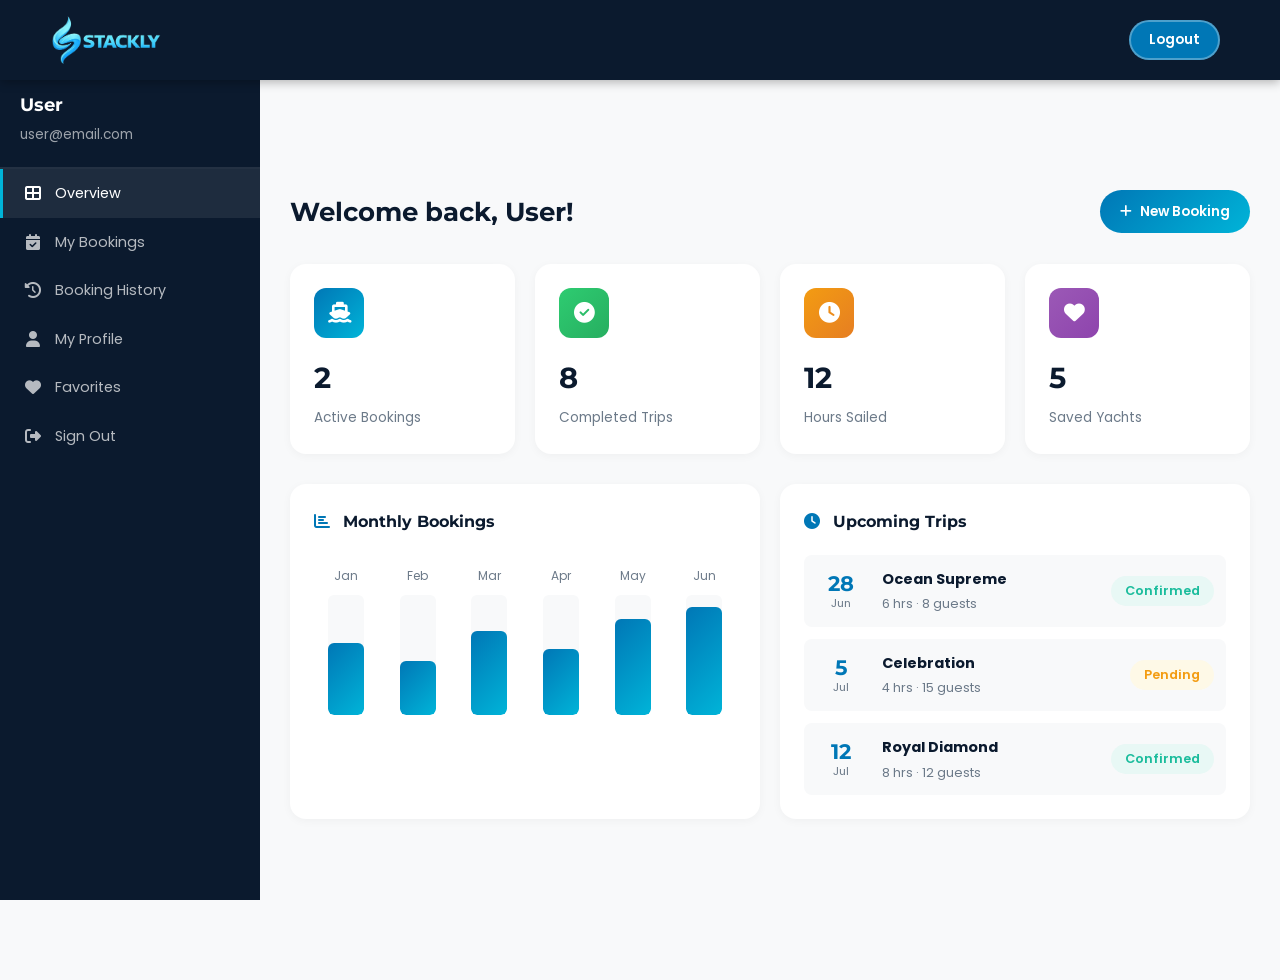
<file: dashboard/user-dashboard.html>
<!DOCTYPE html>
<html lang="en">
<head>
  <meta charset="UTF-8">
  <meta name="viewport" content="width=device-width, initial-scale=1.0">
  <meta name="description" content="Stackly User Dashboard - Manage your bookings, profile, and preferences.">
  <title>User Dashboard | Stackly</title>
  <link rel="preconnect" href="https://fonts.googleapis.com">
  <link rel="preconnect" href="https://fonts.gstatic.com" crossorigin>
  <link href="https://fonts.googleapis.com/css2?family=Poppins:wght@300;400;500;600;700;800&family=Montserrat:wght@300;400;500;600;700;800&display=swap" rel="stylesheet">
  <link rel="stylesheet" href="https://cdnjs.cloudflare.com/ajax/libs/font-awesome/6.5.0/css/all.min.css">
  <link rel="stylesheet" href="../css/style.css">
  <link rel="stylesheet" href="../css/responsive.css">
</head>
<body class="dashboard-body">
  <header id="header">
    <nav class="navbar container">
      <a href="../index.html" class="logo">
        <img src="../images/gallery/logo.webp" alt="Stackly">
      </a>
     
      <div class="nav-actions">
        <button type="button" class="sidebar-toggle" id="sidebarToggle" aria-label="Toggle sidebar"><i class="fas fa-bars"></i></button>
        <a href="../login.html" class="btn btn-outline btn-sm">Logout</a>
      </div>
    </nav>
  </header>

  <div class="dashboard-layout">
    <aside class="dashboard-sidebar" id="dashboardSidebar">
      <div class="sidebar-header">
        <h3 id="userName">User</h3>
        <span id="userEmail">user@email.com</span>
      </div>
      <nav class="sidebar-nav">
        <a href="#overview" class="active"><i class="fas fa-th-large"></i> Overview</a>
        <a href="#bookings"><i class="fas fa-calendar-check"></i> My Bookings</a>
        <a href="#history"><i class="fas fa-history"></i> Booking History</a>
        <a href="#profile"><i class="fas fa-user"></i> My Profile</a>
        <a href="#favorites"><i class="fas fa-heart"></i> Favorites</a>
        <a href="../index.html"><i class="fas fa-sign-out-alt"></i> Sign Out</a>
      </nav>
    </aside>

    <main class="dashboard-main">
      <div class="dashboard-header">
        <h1 id="welcomeHeading">Welcome back, User!</h1>
        <div class="header-actions">
          <a href="../fleet.html" class="btn btn-primary"><i class="fas fa-plus"></i> New Booking</a>
        </div>
      </div>

      <div id="overview">
      <div class="dashboard-cards">
        <div class="dashboard-card">
          <div class="card-icon blue"><i class="fas fa-ship"></i></div>
          <h3>2</h3>
          <p>Active Bookings</p>
        </div>
        <div class="dashboard-card">
          <div class="card-icon green"><i class="fas fa-check-circle"></i></div>
          <h3>8</h3>
          <p>Completed Trips</p>
        </div>
        <div class="dashboard-card">
          <div class="card-icon orange"><i class="fas fa-clock"></i></div>
          <h3>12</h3>
          <p>Hours Sailed</p>
        </div>
        <div class="dashboard-card">
          <div class="card-icon purple"><i class="fas fa-heart"></i></div>
          <h3>5</h3>
          <p>Saved Yachts</p>
        </div>
      </div>

      <div class="dashboard-charts">
        <div class="chart-card">
          <h3><i class="fas fa-chart-bar"></i> Monthly Bookings</h3>
          <div class="chart-bars">
            <div class="chart-bar-item">
              <span>Jan</span>
              <div class="chart-bar"><div class="chart-fill" style="height: 60%;"></div></div>
            </div>
            <div class="chart-bar-item">
              <span>Feb</span>
              <div class="chart-bar"><div class="chart-fill" style="height: 45%;"></div></div>
            </div>
            <div class="chart-bar-item">
              <span>Mar</span>
              <div class="chart-bar"><div class="chart-fill" style="height: 70%;"></div></div>
            </div>
            <div class="chart-bar-item">
              <span>Apr</span>
              <div class="chart-bar"><div class="chart-fill" style="height: 55%;"></div></div>
            </div>
            <div class="chart-bar-item">
              <span>May</span>
              <div class="chart-bar"><div class="chart-fill" style="height: 80%;"></div></div>
            </div>
            <div class="chart-bar-item">
              <span>Jun</span>
              <div class="chart-bar"><div class="chart-fill" style="height: 90%;"></div></div>
            </div>
          </div>
        </div>
        <div class="chart-card">
          <h3><i class="fas fa-clock"></i> Upcoming Trips</h3>
          <div class="upcoming-list">
            <div class="upcoming-item">
              <div class="upcoming-date"><span>28</span>Jun</div>
              <div class="upcoming-info"><strong>Ocean Supreme</strong><span>6 hrs · 8 guests</span></div>
              <span class="status-badge confirmed">Confirmed</span>
            </div>
            <div class="upcoming-item">
              <div class="upcoming-date"><span>5</span>Jul</div>
              <div class="upcoming-info"><strong>Celebration</strong><span>4 hrs · 15 guests</span></div>
              <span class="status-badge pending">Pending</span>
            </div>
            <div class="upcoming-item">
              <div class="upcoming-date"><span>12</span>Jul</div>
              <div class="upcoming-info"><strong>Royal Diamond</strong><span>8 hrs · 12 guests</span></div>
              <span class="status-badge confirmed">Confirmed</span>
            </div>
          </div>
        </div>
      </div>
      </div>

      <div class="dashboard-table-wrap" id="bookings">
        <h3><i class="fas fa-calendar-check"></i> Current Bookings</h3>
        <table class="dashboard-table">
          <thead>
            <tr><th>Yacht</th><th>Date</th><th>Duration</th><th>Guests</th><th>Status</th><th>Action</th></tr>
          </thead>
          <tbody>
            <tr>
              <td><strong>Ocean Supreme</strong></td>
              <td>Jun 28, 2026</td>
              <td>6 Hours</td>
              <td>8</td>
              <td><span class="status-badge confirmed">Confirmed</span></td>
              <td><a href="javascript:void(0)" class="view-details" data-yacht="Ocean Supreme" data-date="Jun 28, 2026" data-duration="6 Hours" data-guests="8" data-status="Confirmed" style="color: var(--primary); font-size: 0.85rem;">View Details</a></td>
            </tr>
            <tr>
              <td><strong>Celebration</strong></td>
              <td>Jul 5, 2026</td>
              <td>4 Hours</td>
              <td>15</td>
              <td><span class="status-badge pending">Pending</span></td>
              <td><a href="javascript:void(0)" class="view-details" data-yacht="Celebration" data-date="Jul 5, 2026" data-duration="4 Hours" data-guests="15" data-status="Pending" style="color: var(--primary); font-size: 0.85rem;">View Details</a></td>
            </tr>
          </tbody>
        </table>
      </div>

      <div class="dashboard-table-wrap" id="history" style="margin-top: 24px;">
        <h3><i class="fas fa-history"></i> Booking History</h3>
        <table class="dashboard-table">
          <thead>
            <tr><th>Yacht</th><th>Date</th><th>Duration</th><th>Guests</th><th>Total</th><th>Status</th></tr>
          </thead>
          <tbody>
            <tr>
              <td><strong>Royal Diamond</strong></td>
              <td>May 15, 2026</td>
              <td>8 Hours</td>
              <td>12</td>
              <td>$3,200</td>
              <td><span class="status-badge completed">Completed</span></td>
            </tr>
            <tr>
              <td><strong>Velocity X</strong></td>
              <td>Apr 22, 2026</td>
              <td>3 Hours</td>
              <td>4</td>
              <td>$1,350</td>
              <td><span class="status-badge completed">Completed</span></td>
            </tr>
            <tr>
              <td><strong>Reel Master</strong></td>
              <td>Mar 10, 2026</td>
              <td>6 Hours</td>
              <td>6</td>
              <td>$3,600</td>
              <td><span class="status-badge cancelled">Cancelled</span></td>
            </tr>
          </tbody>
        </table>
      </div>

      <div class="dashboard-profile" id="profile" style="margin-top: 30px;">
        <div class="profile-header">
          <img src="../images/team/1.webp" alt="Profile" class="profile-avatar">
          <div class="profile-info">
            <h2>John Doe</h2>
            <span>Member since 2024</span>
          </div>
        </div>
        <form class="profile-form">
          <div class="form-group"><input type="text" value="John" placeholder="First Name"></div>
          <div class="form-group"><input type="text" value="Doe" placeholder="Last Name"></div>
          <div class="form-group"><input type="email" value="john.doe@email.com" placeholder="Email"></div>
          <div class="form-group"><input type="tel" value="+971 50 123 4567" placeholder="Phone"></div>
          <div class="form-group full-width"><button type="submit" class="btn btn-primary">Save Changes</button></div>
        </form>
      </div>

      <div id="favorites" style="margin-top: 30px;">
        <h3 style="font-family: var(--font-secondary); color: var(--dark); margin-bottom: 16px;"><i class="fas fa-heart"></i> Favorite Yachts</h3>
        <div class="fav-grid">
          <div class="fav-card">
            <div class="fav-img">
              <img src="../images/fleet/Ocean_11zon.webp" alt="Ocean Supreme">
              <button type="button" class="fav-remove" title="Remove"><i class="fas fa-times"></i></button>
            </div>
            <div class="fav-body">
              <h4>Ocean Supreme</h4>
              <div class="fav-meta">
                <span><i class="fas fa-user"></i> 12</span>
                <span><i class="fas fa-ruler"></i> 85 ft</span>
                <div class="fav-stars">
                  <i class="fas fa-star"></i><i class="fas fa-star"></i><i class="fas fa-star"></i><i class="fas fa-star"></i><i class="fas fa-star"></i>
                </div>
              </div>
              <div class="fav-footer">
                <span class="fav-price">$1,200<small>/hr</small></span>
                <a href="../fleet.html" class="btn btn-primary btn-sm">Book Now</a>
              </div>
            </div>
          </div>
          <div class="fav-card">
            <div class="fav-img">
              <img src="../images/fleet/Velocity_11zon.webp" alt="Velocity X">
              <button type="button" class="fav-remove" title="Remove"><i class="fas fa-times"></i></button>
            </div>
            <div class="fav-body">
              <h4>Velocity X</h4>
              <div class="fav-meta">
                <span><i class="fas fa-user"></i> 6</span>
                <span><i class="fas fa-ruler"></i> 42 ft</span>
                <div class="fav-stars">
                  <i class="fas fa-star"></i><i class="fas fa-star"></i><i class="fas fa-star"></i><i class="fas fa-star"></i><i class="fas fa-star"></i>
                </div>
              </div>
              <div class="fav-footer">
                <span class="fav-price">$450<small>/hr</small></span>
                <a href="../fleet.html" class="btn btn-primary btn-sm">Book Now</a>
              </div>
            </div>
          </div>
          <div class="fav-card">
            <div class="fav-img">
              <img src="../images/fleet/Reel_11zon.webp" alt="Reel Master">
              <button type="button" class="fav-remove" title="Remove"><i class="fas fa-times"></i></button>
            </div>
            <div class="fav-body">
              <h4>Reel Master</h4>
              <div class="fav-meta">
                <span><i class="fas fa-user"></i> 8</span>
                <span><i class="fas fa-ruler"></i> 38 ft</span>
                <div class="fav-stars">
                  <i class="fas fa-star"></i><i class="fas fa-star"></i><i class="fas fa-star"></i><i class="fas fa-star"></i><i class="fas fa-star-half-alt"></i>
                </div>
              </div>
              <div class="fav-footer">
                <span class="fav-price">$600<small>/hr</small></span>
                <a href="../fleet.html" class="btn btn-primary btn-sm">Book Now</a>
              </div>
            </div>
          </div>
          <div class="fav-card">
            <div class="fav-img">
              <img src="../images/fleet/Celebration_11zon.webp" alt="Celebration">
              <button type="button" class="fav-remove" title="Remove"><i class="fas fa-times"></i></button>
            </div>
            <div class="fav-body">
              <h4>Celebration</h4>
              <div class="fav-meta">
                <span><i class="fas fa-user"></i> 30</span>
                <span><i class="fas fa-ruler"></i> 100 ft</span>
                <div class="fav-stars">
                  <i class="fas fa-star"></i><i class="fas fa-star"></i><i class="fas fa-star"></i><i class="fas fa-star"></i><i class="fas fa-star"></i>
                </div>
              </div>
              <div class="fav-footer">
                <span class="fav-price">$1,800<small>/hr</small></span>
                <a href="../fleet.html" class="btn btn-primary btn-sm">Book Now</a>
              </div>
            </div>
          </div>
          <div class="fav-card">
            <div class="fav-img">
              <img src="../images/fleet/Royal_11zon.webp" alt="Royal Diamond">
              <button type="button" class="fav-remove" title="Remove"><i class="fas fa-times"></i></button>
            </div>
            <div class="fav-body">
              <h4>Royal Diamond</h4>
              <div class="fav-meta">
                <span><i class="fas fa-user"></i> 20</span>
                <span><i class="fas fa-ruler"></i> 120 ft</span>
                <div class="fav-stars">
                  <i class="fas fa-star"></i><i class="fas fa-star"></i><i class="fas fa-star"></i><i class="fas fa-star"></i><i class="fas fa-star"></i>
                </div>
              </div>
              <div class="fav-footer">
                <span class="fav-price">$2,500<small>/hr</small></span>
                <a href="../fleet.html" class="btn btn-primary btn-sm">Book Now</a>
              </div>
            </div>
          </div>
        </div>
      </div>
    </main>
  </div>

  <div class="modal-overlay" id="bookingModal">
    <div class="modal-box">
      <button type="button" class="modal-close" id="modalClose">&times;</button>
      <h3 id="modalYacht"></h3>
      <div class="modal-body">
        <p><strong>Date:</strong> <span id="modalDate"></span></p>
        <p><strong>Duration:</strong> <span id="modalDuration"></span></p>
        <p><strong>Guests:</strong> <span id="modalGuests"></span></p>
        <p><strong>Status:</strong> <span id="modalStatus"></span></p>
      </div>
    </div>
  </div>

  <script src="../js/script.js"></script>
  <script>
  document.addEventListener('DOMContentLoaded', () => {
    const user = JSON.parse(localStorage.getItem('stackly_user') || '{}');
    if (user.name) {
      document.getElementById('userName').textContent = user.name;
      document.getElementById('welcomeHeading').textContent = 'Welcome back, ' + user.name.split(' ')[0] + '!';
    }
    if (user.email) document.getElementById('userEmail').textContent = user.email;
  });
  </script>
  <script>
  document.addEventListener('DOMContentLoaded', () => {
    const toggle = document.getElementById('sidebarToggle');
    const sidebar = document.getElementById('dashboardSidebar');
    if (toggle && sidebar) {
      toggle.addEventListener('click', () => {
        sidebar.classList.toggle('open');
      });
    }
    document.querySelectorAll('.dashboard-sidebar .sidebar-nav a').forEach(link => {
      link.addEventListener('click', function(e) {
        if (this.getAttribute('href') === '../index.html') return;
        e.preventDefault();
        document.querySelectorAll('.dashboard-sidebar .sidebar-nav a').forEach(l => l.classList.remove('active'));
        this.classList.add('active');
        const target = this.getAttribute('href').replace('#', '');
        document.querySelectorAll('.dashboard-main > div[id]').forEach(section => {
          section.style.display = section.id === target ? '' : 'none';
        });
        const user = JSON.parse(localStorage.getItem('stackly_user') || '{}');
        const firstName = user.name ? user.name.split(' ')[0] : 'User';
        const titles = { overview: 'Welcome back, ' + firstName + '!', bookings: 'My Bookings', history: 'Booking History', profile: 'My Profile', favorites: 'Favorite Yachts' };
        const actions = { overview: '<a href="../fleet.html" class="btn btn-primary"><i class="fas fa-plus"></i> New Booking</a>', bookings: '<a href="../fleet.html" class="btn btn-primary"><i class="fas fa-plus"></i> New Booking</a>', history: '', profile: '', favorites: '' };
        document.querySelector('.dashboard-header h1').textContent = titles[target] || 'Dashboard';
        document.querySelector('.dashboard-header .header-actions').innerHTML = actions[target] || '';
        if (window.innerWidth <= 768) sidebar.classList.remove('open');
      });
    });
    // Show only overview by default
    document.querySelectorAll('.dashboard-main > div[id]').forEach(section => {
      section.style.display = section.id === 'overview' ? '' : 'none';
    });
    document.querySelectorAll('.profile-form').forEach(f => {
      f.addEventListener('submit', e => {
        e.preventDefault();
        const btn = f.querySelector('.btn');
        btn.textContent = 'Saved!';
        btn.style.background = 'linear-gradient(135deg, #2ECC71, #27AE60)';
        setTimeout(() => { btn.textContent = 'Save Changes'; btn.style.background = ''; }, 2000);
      });
    });
    // View Details modal
    document.querySelectorAll('.view-details').forEach(link => {
      link.addEventListener('click', function(e) {
        e.preventDefault();
        document.getElementById('modalYacht').textContent = this.dataset.yacht;
        document.getElementById('modalDate').textContent = this.dataset.date;
        document.getElementById('modalDuration').textContent = this.dataset.duration;
        document.getElementById('modalGuests').textContent = this.dataset.guests;
        document.getElementById('modalStatus').textContent = this.dataset.status;
        document.getElementById('bookingModal').classList.add('open');
      });
    });
    document.getElementById('modalClose').addEventListener('click', () => {
      document.getElementById('bookingModal').classList.remove('open');
    });
    document.getElementById('bookingModal').addEventListener('click', function(e) {
      if (e.target === this) this.classList.remove('open');
    });
  });
  </script>
</body>
</html>
</file>
<file: css/style.css>
/* ============================================
   STACKLY - Luxury Yacht & Boat Rental
   Main Stylesheet
   ============================================ */

/* CSS Custom Properties */
:root {
  --primary: #0077B6;
  --secondary: #00B4D8;
  --accent: #90E0EF;
  --dark-blue: #023E8A;
  --white: #FFFFFF;
  --light-gray: #F8F9FA;
  --dark: #0B1A2E;
  --text: #2C3E50;
  --text-light: #6C7A89;
  --gradient: linear-gradient(135deg, var(--primary), var(--secondary));
  --gradient-dark: linear-gradient(135deg, var(--dark-blue), var(--primary));
  --shadow: 0 10px 40px rgba(0, 119, 182, 0.15);
  --shadow-hover: 0 20px 60px rgba(0, 119, 182, 0.25);
  --glass: rgba(255, 255, 255, 0.15);
  --glass-border: rgba(255, 255, 255, 0.25);
  --radius: 16px;
  --radius-sm: 8px;
  --radius-lg: 24px;
  --transition: all 0.3s cubic-bezier(0.4, 0, 0.2, 1);
  --font-primary: 'Poppins', sans-serif;
  --font-secondary: 'Montserrat', sans-serif;
}

/* Reset */
*, *::before, *::after {
  margin: 0;
  padding: 0;
  box-sizing: border-box;
}

html {
  scroll-behavior: smooth;
  scroll-padding-top: 80px;
  overflow-y: scroll;
}

body {
  font-family: var(--font-primary);
  color: var(--text);
  padding-top: 80px;
  background: var(--white);
  overflow-x: hidden;
  line-height: 1.7;
  -webkit-overflow-scrolling: touch;
}

a {
  text-decoration: none;
  color: inherit;
}

ul {
  list-style: none;
}

img {
  max-width: 100%;
  height: auto;
  display: block;
}

.container {
  max-width: 1200px;
  margin: 0 auto;
  padding: 0 20px;
}

.section {
  padding: 100px 0;
  position: relative;
}

/* ============================================
   Section Header
   ============================================ */
.section-header {
  text-align: center;
  max-width: 700px;
  margin: 0 auto 60px;
}

.section-tag {
  display: inline-block;
  background: var(--gradient);
  color: var(--white);
  padding: 6px 20px;
  border-radius: 50px;
  font-size: 0.85rem;
  font-weight: 600;
  letter-spacing: 1px;
  text-transform: uppercase;
  margin-bottom: 16px;
}

.section-title {
  font-family: var(--font-secondary);
  font-size: 2.5rem;
  font-weight: 700;
  color: var(--dark);
  margin-bottom: 16px;
  line-height: 1.3;
}

.section-desc {
  color: var(--text-light);
  font-size: 1.1rem;
}

.reveal .section-tag,
.reveal .section-title,
.reveal .section-desc {
  opacity: 0;
  transform: translateY(30px);
  transition: all 0.6s cubic-bezier(0.4, 0, 0.2, 1);
}

.reveal .section-title {
  transform: translateX(-30px);
}

.reveal .section-desc {
  transform: translateX(30px);
}

.reveal.revealed .section-tag,
.reveal.revealed .section-title,
.reveal.revealed .section-desc {
  opacity: 1;
  transform: translate(0, 0);
}

.reveal.revealed .section-tag {
  transition-delay: 0s;
}

.reveal.revealed .section-title {
  transition-delay: 0.15s;
}

.reveal.revealed .section-desc {
  transition-delay: 0.3s;
}

/* ============================================
   Buttons
   ============================================ */
.btn {
  display: inline-flex;
  align-items: center;
  justify-content: center;
  gap: 8px;
  padding: 14px 32px;
  border-radius: 50px;
  font-family: var(--font-primary);
  font-size: 0.95rem;
  font-weight: 600;
  cursor: pointer;
  transition: var(--transition);
  border: 2px solid transparent;
  position: relative;
  overflow: hidden;
}

.btn-primary {
  background: var(--gradient);
  color: var(--white);
  border: none;
}

.btn-primary:hover {
  transform: translateY(-3px);
  box-shadow: 0 10px 30px rgba(0, 119, 182, 0.4);
}

.btn-outline {
  background: transparent;
  color: var(--white);
  border: 2px solid var(--white);
}

.btn-outline:hover {
  background: var(--white);
  color: var(--primary);
  transform: translateY(-3px);
}

.btn-lg {
  padding: 16px 40px;
  font-size: 1.05rem;
}

.btn-sm {
  padding: 6px 18px;
  font-size: 0.85rem;
  min-height: 34px;
}

.btn-block {
  width: 100%;
}

/* ============================================
   Loading Screen
   ============================================ */
#loading-screen {
  position: fixed;
  inset: 0;
  background: var(--dark);
  display: flex;
  align-items: center;
  justify-content: center;
  z-index: 99999;
  transition: opacity 0.6s ease, visibility 0.6s ease;
}

#loading-screen.hidden {
  opacity: 0;
  visibility: hidden;
}

.loader-container {
  text-align: center;
  color: var(--white);
}

.loader-icon {
  font-size: 3rem;
  color: var(--accent);
  animation: floatYacht 1.5s ease-in-out infinite;
}

.loader-bar {
  width: 200px;
  height: 3px;
  background: rgba(255, 255, 255, 0.1);
  border-radius: 10px;
  margin: 20px auto;
  overflow: hidden;
  position: relative;
}

.loader-bar::after {
  content: '';
  position: absolute;
  left: -100%;
  width: 100%;
  height: 100%;
  background: var(--gradient);
  border-radius: 10px;
  animation: loadBar 1.5s ease-in-out infinite;
}

.loader-container p {
  font-family: var(--font-secondary);
  font-size: 1rem;
  letter-spacing: 2px;
  opacity: 0.7;
}

@keyframes loadBar {
  0% { left: -100%; }
  100% { left: 100%; }
}

/* ============================================
   Scroll To Top
   ============================================ */
#scroll-top-btn {
  position: fixed;
  bottom: 30px;
  right: 30px;
  width: 50px;
  height: 50px;
  border-radius: 50%;
  background: var(--gradient);
  color: var(--white);
  border: none;
  cursor: pointer;
  font-size: 1.2rem;
  z-index: 999;
  opacity: 0;
  visibility: hidden;
  transform: translateY(20px);
  transition: var(--transition);
  box-shadow: 0 5px 20px rgba(0, 119, 182, 0.3);
}

#scroll-top-btn.show {
  opacity: 1;
  visibility: visible;
  transform: translateY(0);
}

#scroll-top-btn:hover {
  transform: translateY(-5px);
  box-shadow: 0 10px 30px rgba(0, 119, 182, 0.4);
}

/* ============================================
   Header / Navbar
   ============================================ */
#header {
  position: fixed !important;
  top: 0 !important;
  left: 0 !important;
  right: 0 !important;
  width: 100%;
  height: 80px;
  background: var(--dark);
  z-index: 99999;
  box-shadow: 0 2px 10px rgba(0, 0, 0, 0.3);
}

#header.scrolled {
  background: var(--dark);
  box-shadow: 0 2px 10px rgba(0, 0, 0, 0.3);
}

.navbar {
  display: flex;
  align-items: center;
  justify-content: space-between;
  height: 100%;
}


.logo {
  display: flex;
  align-items: center;
  gap: 8px;
  font-family: var(--font-secondary);
  font-size: 1.5rem;
  font-weight: 800;
  color: var(--white);
  transition: var(--transition);
  line-height: 1;
}



.logo i {
  font-size: 1.6rem;
  color: var(--secondary);
}

.logo img {
  height: 48px;
  width: auto;
  display: block;
  margin-left: -8px;
}

.nav-menu {
  display: flex;
  align-items: center;
  gap: 4px;
}

.mobile-nav-item {
  display: none;
}

.nav-link {
  color: rgba(255, 255, 255, 0.9);
  font-size: 0.88rem;
  font-weight: 500;
  padding: 6px 14px;
  border-radius: 8px;
  transition: var(--transition);
  position: relative;
  white-space: nowrap;
}

.nav-link::after {
  content: '';
  position: absolute;
  bottom: 1px;
  left: 50%;
  transform: translateX(-50%) scaleX(0);
  width: 55%;
  height: 2px;
  background: var(--secondary);
  border-radius: 2px;
  transition: var(--transition);
}

.nav-link:hover::after,
.nav-link.active::after {
  transform: translateX(-50%) scaleX(1);
}

.nav-link:hover,
.nav-link.active {
  color: var(--secondary);
}

/* Nav Dropdown */
.nav-dropdown {
  position: relative;
}

.nav-dropdown .dropdown-toggle i {
  font-size: 0.7rem;
  margin-left: 4px;
  transition: transform 0.3s ease;
}

.nav-dropdown.open .dropdown-toggle i {
  transform: rotate(180deg);
}

.dropdown-menu {
  position: absolute;
  top: 100%;
  left: 0;
  min-width: 180px;
  background: var(--white);
  border-radius: var(--radius-sm);
  box-shadow: 0 10px 40px rgba(0, 0, 0, 0.12);
  padding: 8px 0;
  list-style: none;
  opacity: 0;
  visibility: hidden;
  transform: translateY(8px);
  transition: all 0.25s ease;
  z-index: 100;
}

.nav-dropdown.open .dropdown-menu {
  opacity: 1;
  visibility: visible;
  transform: translateY(0);
}

.dropdown-menu .nav-link {
  color: var(--text);
  padding: 8px 20px;
  white-space: nowrap;
  display: block;
  font-size: 0.85rem;
}

.dropdown-menu .nav-link::after {
  display: none;
}

.dropdown-menu .nav-link:hover,
.dropdown-menu .nav-link.active {
  background: var(--light-gray);
  color: var(--primary);
}

.nav-actions {
  display: flex;
  align-items: center;
  gap: 6px;
}

.nav-actions .btn-outline {
  display: inline-flex;
  border: 2px solid var(--primary);
  color: var(--white);
  background: var(--primary);
  transition: var(--transition);
}

.nav-actions .btn-outline:hover {
  background: var(--dark-blue);
  color: var(--white);
  border-color: var(--dark-blue);
  transform: translateY(-2px);
}

.nav-actions .btn-primary.btn-sm {
  display: inline-flex;
}

/* Mobile Back Button */
.mobile-back {
  display: none;
}


/* Hamburger */
.hamburger {
  display: none;
  flex-direction: column;
  gap: 5px;
  background: none;
  border: none;
  cursor: pointer;
  padding: 5px;
}

.hamburger span {
  display: block;
  width: 28px;
  height: 2.5px;
  background: var(--white);
  border-radius: 5px;
  transition: var(--transition);
}

.hamburger.active span:nth-child(1) {
  transform: rotate(45deg) translate(5px, 6px);
}

.hamburger.active span:nth-child(2) {
  opacity: 0;
}

.hamburger.active span:nth-child(3) {
  transform: rotate(-45deg) translate(5px, -6px);
}

/* ============================================
   Hero Section
   ============================================ */
.hero {
  min-height: 100vh;
  position: relative;
  display: flex;
  align-items: center;
  justify-content: center;
  overflow: hidden;
}

.hero-slider {
  position: absolute;
  inset: 0;
}

.hero-slider .slide {
  position: absolute;
  inset: 0;
  background-size: cover;
  background-position: center;
  opacity: 0;
  transition: opacity 1.5s ease;
  transform: scale(1.05);
}

.hero-slider .slide.active {
  opacity: 1;
  transform: scale(1);
}

.hero-overlay {
  position: absolute;
  inset: 0;
  background: linear-gradient(135deg, rgba(2, 62, 138, 0.65), rgba(0, 119, 182, 0.4));
  z-index: 1;
}

.wave-container {
  position: absolute;
  bottom: -1px;
  left: 0;
  right: 0;
  z-index: 3;
  line-height: 0;
}

.wave {
  width: 100%;
  height: 120px;
  animation: waveAnim 8s ease-in-out infinite alternate;
}

@keyframes waveAnim {
  0% { transform: translateX(0); }
  100% { transform: translateX(-50px); }
}

.hero-content {
  position: relative;
  z-index: 2;
  text-align: center;
  padding: 50px 20px 80px;
  width: 100%;
}

.hero-title {
  font-family: var(--font-secondary);
  font-size: clamp(2.2rem, 6vw, 4.2rem);
  font-weight: 800;
  color: var(--white);
  margin-bottom: 16px;
  line-height: 1.2;
  animation: fadeInUp 1s ease;
}

.hero-subtitle {
  font-size: clamp(1rem, 2vw, 1.3rem);
  color: rgba(255, 255, 255, 0.85);
  margin-bottom: 32px;
  font-weight: 300;
  animation: fadeInLeft 1s ease 0.2s both;
}

.hero-buttons {
  display: flex;
  gap: 16px;
  justify-content: center;
  flex-wrap: wrap;
  animation: zoomIn 0.8s ease 0.4s both;
}

/* Floating Yacht */
.floating-yacht {
  position: absolute;
  right: 5%;
  top: 25%;
  font-size: 6rem;
  color: rgba(255, 255, 255, 0.1);
  animation: floatYacht 4s ease-in-out infinite;
  pointer-events: none;
}

@keyframes floatYacht {
  0%, 100% { transform: translateY(0) rotate(0deg); }
  50% { transform: translateY(-30px) rotate(3deg); }
}

/* Hero Search */
.hero-search {
  margin-top: 50px;
  animation: fadeInUp 1s ease 0.6s both;
}

.search-form {
  display: flex;
  align-items: center;
  gap: 12px;
  background: var(--glass);
  backdrop-filter: blur(20px);
  -webkit-backdrop-filter: blur(20px);
  border: 1px solid var(--glass-border);
  border-radius: var(--radius);
  padding: 12px 16px 12px 20px;
  max-width: 800px;
  margin: 0 auto;
  flex-wrap: wrap;
}

.search-form .form-group {
  flex: 1;
  min-width: 150px;
  position: relative;
  display: flex;
  align-items: center;
  gap: 8px;
}

.search-form .form-group i {
  color: var(--accent);
  font-size: 1rem;
}

.search-form select,
.search-form input {
  width: 100%;
  padding: 10px 0;
  background: transparent;
  border: none;
  color: var(--white);
  font-family: var(--font-primary);
  font-size: 0.9rem;
  outline: none;
}

.search-form select option {
  color: var(--dark);
}

.search-form input::placeholder {
  color: rgba(255, 255, 255, 0.7);
}

.search-form input[type="date"]::-webkit-calendar-picker-indicator {
  filter: invert(1);
}

.search-form .btn {
  padding: 12px 30px;
  white-space: nowrap;
}

/* Scroll Indicator */
.scroll-indicator {
  position: absolute;
  bottom: 30px;
  left: 50%;
  transform: translateX(-50%);
  z-index: 3;
  display: flex;
  flex-direction: column;
  align-items: center;
  gap: 8px;
  color: rgba(255, 255, 255, 0.8);
  font-size: 0.8rem;
  letter-spacing: 2px;
  text-transform: uppercase;
  animation: bounceDown 2s ease-in-out infinite;
}

.scroll-indicator i {
  font-size: 1.2rem;
}

@keyframes bounceDown {
  0%, 100% { transform: translateX(-50%) translateY(0); }
  50% { transform: translateX(-50%) translateY(10px); }
}

/* ============================================
   Animations
   ============================================ */
@keyframes fadeInUp {
  from {
    opacity: 0;
    transform: translateY(40px);
  }
  to {
    opacity: 1;
    transform: translateY(0);
  }
}

@keyframes fadeInLeft {
  from {
    opacity: 0;
    transform: translateX(-40px);
  }
  to {
    opacity: 1;
    transform: translateX(0);
  }
}

@keyframes fadeInRight {
  from {
    opacity: 0;
    transform: translateX(40px);
  }
  to {
    opacity: 1;
    transform: translateX(0);
  }
}

@keyframes zoomIn {
  from {
    opacity: 0;
    transform: scale(0.8);
  }
  to {
    opacity: 1;
    transform: scale(1);
  }
}

/* ============================================
   Scroll Reveal
   ============================================ */
.reveal {
  opacity: 0;
  transform: translateY(50px);
  transition: all 0.8s cubic-bezier(0.4, 0, 0.2, 1);
}

.reveal.revealed {
  opacity: 1;
  transform: translateY(0);
}

.reveal.reveal-left {
  transform: translateX(-50px);
}

.reveal.reveal-left.revealed {
  transform: translateX(0);
}

.reveal.reveal-right {
  transform: translateX(50px);
}

.reveal.reveal-right.revealed {
  transform: translateX(0);
}

.reveal.reveal-zoom {
  transform: scale(0.8);
}

.reveal.reveal-zoom.revealed {
  transform: scale(1);
}

/* ============================================
   About Section
   ============================================ */
.about {
  background: var(--white);
}

.about-grid {
  display: grid;
  grid-template-columns: 1fr 1fr;
  gap: 60px;
  align-items: center;
}

.about-content h3 {
  font-family: var(--font-secondary);
  font-size: 1.8rem;
  color: var(--dark);
  margin-bottom: 16px;
}

.about-content p {
  color: var(--text-light);
  margin-bottom: 16px;
  line-height: 1.8;
}

.about-features {
  display: flex;
  flex-direction: column;
  gap: 12px;
  margin-top: 24px;
}

.about-feature {
  display: flex;
  align-items: center;
  gap: 12px;
  font-weight: 500;
}

.about-feature i {
  width: 40px;
  height: 40px;
  display: flex;
  align-items: center;
  justify-content: center;
  background: var(--gradient);
  border-radius: 50%;
  color: var(--white);
  font-size: 1rem;
}

/* Stats */
.about-stats {
  display: grid;
  grid-template-columns: 1fr 1fr;
  gap: 20px;
}

.stat-card {
  background: var(--light-gray);
  border-radius: var(--radius);
  padding: 30px;
  text-align: center;
  transition: var(--transition);
  border: 1px solid rgba(0, 119, 182, 0.1);
}

.stat-card:hover {
  transform: translateY(-5px);
  box-shadow: var(--shadow);
}

.stat-number {
  display: block;
  font-family: var(--font-secondary);
  font-size: 2.8rem;
  font-weight: 800;
  background: var(--gradient);
  -webkit-background-clip: text;
  -webkit-text-fill-color: transparent;
  background-clip: text;
  line-height: 1.2;
}

.stat-label {
  font-size: 0.95rem;
  color: var(--text-light);
  font-weight: 500;
}

/* ============================================
   Fleet Section
   ============================================ */
.fleet {
  background: var(--light-gray);
}

.fleet-filters {
  display: flex;
  justify-content: center;
  gap: 10px;
  flex-wrap: wrap;
  margin-bottom: 40px;
}

.filter-btn {
  padding: 10px 24px;
  border-radius: 50px;
  border: 1px solid rgba(0, 119, 182, 0.2);
  background: var(--white);
  color: var(--text);
  font-family: var(--font-primary);
  font-size: 0.9rem;
  font-weight: 500;
  cursor: pointer;
  transition: var(--transition);
}

.filter-btn:hover,
.filter-btn.active {
  background: var(--gradient);
  color: var(--white);
  border-color: transparent;
}

.fleet-grid {
  display: grid;
  grid-template-columns: repeat(3, 1fr);
  gap: 30px;
}

.fleet-card {
  background: var(--white);
  border-radius: var(--radius);
  overflow: hidden;
  transition: var(--transition);
  box-shadow: 0 5px 20px rgba(0, 0, 0, 0.05);
}

.fleet-card .flip-card-inner {
  aspect-ratio: 16/11;
}

.fleet-img {
  position: relative;
  overflow: hidden;
  aspect-ratio: 16/11;
}

.fleet-img h3,
.dest-img h3 {
  position: absolute;
  bottom: 16px;
  left: 0;
  width: 100%;
  text-align: center;
  z-index: 2;
  color: var(--white);
  font-family: var(--font-secondary);
  font-size: 1.15rem;
  text-shadow: 0 2px 8px rgba(0, 0, 0, 0.5);
  margin: 0;
  pointer-events: none;
}

.fleet-img img {
  width: 100%;
  height: 100%;
  object-fit: cover;
  transition: var(--transition);
}

.fleet-overlay {
  position: absolute;
  inset: 0;
  background: rgba(0, 0, 0, 0.3);
  display: flex;
  align-items: center;
  justify-content: center;
  opacity: 0;
  transition: var(--transition);
}

.fleet-info {
  padding: 20px;
}

.fleet-info h3 {
  font-family: var(--font-secondary);
  font-size: 1.3rem;
  color: var(--dark);
  margin-bottom: 10px;
}

.fleet-specs {
  display: flex;
  gap: 20px;
  margin-bottom: 12px;
  font-size: 0.9rem;
  color: var(--text-light);
}

.fleet-specs i {
  color: var(--secondary);
  margin-right: 5px;
}

.fleet-price {
  display: flex;
  align-items: center;
  justify-content: space-between;
}

.price {
  font-family: var(--font-secondary);
  font-size: 1.4rem;
  font-weight: 700;
  color: var(--primary);
}

.price span {
  font-size: 0.85rem;
  font-weight: 400;
  color: var(--text-light);
}

.rating i {
  color: #FFD700;
  font-size: 0.85rem;
}

/* ============================================
   Destinations Section
   ============================================ */
.destinations {
  background: var(--white);
}

.dest-grid {
  display: grid;
  grid-template-columns: repeat(3, 1fr);
  gap: 30px;
}

.dest-card {
  border-radius: var(--radius);
  overflow: hidden;
  box-shadow: 0 5px 20px rgba(0, 0, 0, 0.05);
  transition: var(--transition);
  cursor: pointer;
}

.dest-card .flip-card-inner {
  aspect-ratio: 4/3;
}

.dest-img {
  position: relative;
  overflow: hidden;
  aspect-ratio: 4/3;
}

.dest-img img {
  width: 100%;
  height: 100%;
  object-fit: cover;
  transition: var(--transition);
}

.dest-price {
  position: absolute;
  top: 16px;
  right: 16px;
  background: var(--gradient);
  color: var(--white);
  padding: 6px 16px;
  border-radius: 50px;
  font-size: 0.85rem;
  font-weight: 600;
}

.dest-info {
  padding: 20px;
}

.dest-info h3 {
  font-family: var(--font-secondary);
  font-size: 1.2rem;
  color: var(--dark);
  margin-bottom: 6px;
}

.dest-info p {
  color: var(--text-light);
  font-size: 0.9rem;
}

.dest-info p i {
  color: var(--secondary);
  margin-right: 6px;
}

/* ============================================
   Services Section
   ============================================ */
.services {
  background: var(--light-gray);
}

.services-grid {
  display: grid;
  grid-template-columns: repeat(4, 1fr);
  gap: 24px;
}

.service-card {
  background: var(--white);
  border-radius: var(--radius);
  padding: 35px 25px;
  text-align: center;
  transition: var(--transition);
  border: 1px solid rgba(0, 119, 182, 0.05);
}

.service-icon {
  width: 70px;
  height: 70px;
  margin: 0 auto 20px;
  display: flex;
  align-items: center;
  justify-content: center;
  background: var(--gradient);
  border-radius: 50%;
  font-size: 1.6rem;
  color: var(--white);
  transition: var(--transition);
}

@keyframes bounceIcon {
  0%, 100% { transform: translateY(0); }
  40% { transform: translateY(-15px); }
  60% { transform: translateY(-5px); }
}

.service-card h3 {
  font-family: var(--font-secondary);
  font-size: 1.15rem;
  color: var(--dark);
  margin-bottom: 10px;
}

.service-card p {
  color: var(--text-light);
  font-size: 0.9rem;
  line-height: 1.6;
}

/* ============================================
   Booking Process Section
   ============================================ */
.booking-process {
  background: var(--white);
}

.steps-container {
  display: grid;
  grid-template-columns: repeat(4, 1fr);
  gap: 30px;
  position: relative;
  max-width: 900px;
  margin: 0 auto;
}

.steps-line {
  position: absolute;
  top: 50px;
  left: 10%;
  right: 10%;
  height: 3px;
  background: linear-gradient(90deg, var(--primary), var(--secondary), var(--accent));
  z-index: 0;
  border-radius: 5px;
}

.step {
  text-align: center;
  position: relative;
  z-index: 1;
}

.step-number {
  width: 60px;
  height: 60px;
  margin: 0 auto 20px;
  display: flex;
  align-items: center;
  justify-content: center;
  background: var(--gradient);
  border-radius: 50%;
  color: var(--white);
  font-family: var(--font-secondary);
  font-size: 1.4rem;
  font-weight: 700;
  position: relative;
  z-index: 2;
  box-shadow: 0 0 0 6px var(--white), 0 0 0 8px var(--primary);
}

.step-icon {
  font-size: 2rem;
  color: var(--primary);
  margin-bottom: 15px;
}

.step h3 {
  font-family: var(--font-secondary);
  font-size: 1.1rem;
  color: var(--dark);
  margin-bottom: 8px;
}

.step p {
  color: var(--text-light);
  font-size: 0.9rem;
}

/* ============================================
   Pricing Section
   ============================================ */
.pricing {
  background: var(--light-gray);
}

.pricing-grid {
  display: grid;
  grid-template-columns: repeat(3, 1fr);
  gap: 30px;
  max-width: 1000px;
  margin: 0 auto;
}

.pricing-card {
  background: var(--white);
  border-radius: var(--radius-lg);
  padding: 40px 30px;
  text-align: center;
  transition: var(--transition);
  border: 2px solid transparent;
  position: relative;
  overflow: hidden;
}

.pricing-card:hover {
  transform: translateY(-10px);
  box-shadow: var(--shadow-hover);
}

.pricing-popular {
  border-color: var(--primary);
  box-shadow: var(--shadow);
  transform: scale(1.05);
}

.pricing-popular:hover {
  transform: scale(1.05) translateY(-10px);
}

.pricing-badge {
  display: inline-block;
  background: var(--gradient);
  color: var(--white);
  padding: 4px 20px;
  border-radius: 50px;
  font-size: 0.8rem;
  font-weight: 600;
  text-transform: uppercase;
  letter-spacing: 1px;
  margin-bottom: 20px;
}

.pricing-icon {
  font-size: 2.5rem;
  color: var(--primary);
  margin-bottom: 16px;
}

.pricing-card h3 {
  font-family: var(--font-secondary);
  font-size: 1.3rem;
  color: var(--dark);
  margin-bottom: 16px;
}

.pricing-amount {
  margin-bottom: 24px;
}

.pricing-amount .currency {
  font-size: 1.5rem;
  font-weight: 600;
  color: var(--text);
  vertical-align: top;
}

.pricing-amount .amount {
  font-family: var(--font-secondary);
  font-size: 3.5rem;
  font-weight: 800;
  background: var(--gradient);
  -webkit-background-clip: text;
  -webkit-text-fill-color: transparent;
  background-clip: text;
}

.pricing-features {
  text-align: left;
  margin-bottom: 30px;
}

.pricing-features li {
  padding: 8px 0;
  font-size: 0.95rem;
  color: var(--text);
  display: flex;
  align-items: center;
  gap: 10px;
}

.pricing-features li i {
  width: 20px;
  text-align: center;
}

.pricing-features li .fa-check {
  color: #2ECC71;
}

.pricing-features li .fa-times {
  color: #E74C3C;
}

/* ============================================
   Gallery Section
   ============================================ */
.gallery {
  background: var(--white);
}

.gallery-grid {
  display: grid;
  grid-template-columns: repeat(4, 1fr);
  grid-auto-rows: 200px;
  gap: 16px;
}

.gallery-item {
  position: relative;
  overflow: hidden;
  border-radius: var(--radius);
  cursor: pointer;
}

.gallery-item img {
  width: 100%;
  height: 100%;
  object-fit: cover;
  transition: var(--transition);
}

.gallery-item:hover img {
  transform: scale(1.1);
}

.gallery-item.gallery-tall {
  grid-row: span 2;
}

.gallery-item.gallery-wide {
  grid-column: span 2;
}

.gallery-overlay {
  position: absolute;
  inset: 0;
  background: rgba(0, 0, 0, 0.4);
  display: flex;
  align-items: center;
  justify-content: center;
  opacity: 0;
  transition: var(--transition);
}

.gallery-item:hover .gallery-overlay {
  opacity: 1;
}

.gallery-overlay i {
  color: var(--white);
  font-size: 2rem;
}

/* Lightbox */
.lightbox {
  display: none;
  position: fixed;
  inset: 0;
  background: rgba(0, 0, 0, 0.9);
  z-index: 99999;
  align-items: center;
  justify-content: center;
  padding: 40px;
}

.lightbox.open {
  display: flex;
}

.lightbox-content {
  max-width: 90vw;
  max-height: 90vh;
  object-fit: contain;
  border-radius: var(--radius);
  animation: zoomIn 0.3s ease;
}

.lightbox-close {
  position: absolute;
  top: 20px;
  right: 30px;
  color: var(--white);
  font-size: 3rem;
  cursor: pointer;
  transition: var(--transition);
}

.lightbox-close:hover {
  color: var(--accent);
  transform: rotate(90deg);
}

/* ============================================
   Testimonials Section
   ============================================ */
.testimonials {
  background: var(--light-gray);
}

.testimonial-container {
  max-width: 700px;
  margin: 0 auto;
}

.testimonial-slider {
  position: relative;
  overflow: hidden;
  min-height: 280px;
}

.testimonial-slide {
  text-align: center;
  padding: 20px;
  position: absolute;
  inset: 0;
  opacity: 0;
  transform: translateX(50px);
  transition: all 0.5s ease;
  pointer-events: none;
}

.testimonial-slide.active {
  opacity: 1;
  transform: translateX(0);
  position: relative;
  pointer-events: all;
}

.testimonial-stars {
  color: #FFD700;
  margin-bottom: 20px;
  font-size: 1.1rem;
}

.testimonial-text {
  font-size: 1.1rem;
  line-height: 1.8;
  color: var(--text);
  font-style: italic;
  margin-bottom: 24px;
}

.testimonial-author {
  display: flex;
  align-items: center;
  justify-content: center;
  gap: 16px;
}

.testimonial-author img {
  width: 60px;
  height: 60px;
  border-radius: 50%;
  object-fit: cover;
  border: 3px solid var(--secondary);
}

.testimonial-author h4 {
  font-family: var(--font-secondary);
  font-size: 1rem;
  color: var(--dark);
}

.testimonial-author span {
  font-size: 0.85rem;
  color: var(--text-light);
}

.testimonial-controls {
  display: flex;
  align-items: center;
  justify-content: center;
  gap: 20px;
  margin-top: 30px;
}

.testimonial-btn {
  width: 45px;
  height: 45px;
  border-radius: 50%;
  border: 1px solid rgba(0, 119, 182, 0.2);
  background: var(--white);
  color: var(--primary);
  font-size: 1rem;
  cursor: pointer;
  transition: var(--transition);
}

.testimonial-btn:hover {
  background: var(--gradient);
  color: var(--white);
  border-color: transparent;
}

.testimonial-dots {
  display: flex;
  gap: 8px;
}

.dot {
  width: 12px;
  height: 12px;
  border-radius: 50%;
  background: #ddd;
  cursor: pointer;
  transition: var(--transition);
}

.dot.active {
  background: var(--primary);
  width: 30px;
  border-radius: 10px;
}

/* ============================================
   Contact Section
   ============================================ */
.contact {
  background: var(--white);
}

.contact-grid {
  display: grid;
  grid-template-columns: 1fr 1.2fr;
  gap: 50px;
}

.contact-info {
  display: flex;
  flex-direction: column;
  gap: 24px;
}

.contact-card {
  display: flex;
  flex-direction: column;
  gap: 8px;
  padding: 25px;
  border-radius: var(--radius);
  background: var(--light-gray);
  transition: var(--transition);
  border: 1px solid rgba(0, 119, 182, 0.05);
}

.contact-card:hover {
  transform: translateX(5px);
  box-shadow: var(--shadow);
}

.contact-card i {
  width: 45px;
  height: 45px;
  display: flex;
  align-items: center;
  justify-content: center;
  background: var(--gradient);
  border-radius: 50%;
  color: var(--white);
  font-size: 1.1rem;
}

.contact-card h3 {
  font-family: var(--font-secondary);
  font-size: 1.1rem;
  color: var(--dark);
}

.contact-card p {
  color: var(--text-light);
  font-size: 0.95rem;
  line-height: 1.6;
}

.contact-social {
  display: flex;
  gap: 12px;
  margin-top: 8px;
}

.contact-social a {
  width: 50px;
  height: 50px;
  display: flex;
  align-items: center;
  justify-content: center;
  border-radius: 50%;
  background: var(--light-gray);
  color: var(--primary);
  font-size: 1.2rem;
  transition: var(--transition);
}

.contact-social a:hover {
  background: var(--gradient);
  color: var(--white);
  transform: translateY(-5px);
}

/* Contact Form */
.contact-form {
  background: var(--light-gray);
  border-radius: var(--radius-lg);
  padding: 40px;
}

.form-row {
  display: grid;
  grid-template-columns: 1fr 1fr;
  gap: 16px;
}

.contact-form .form-group {
  position: relative;
  margin-bottom: 16px;
}

.contact-form .form-group i {
  position: absolute;
  left: 16px;
  top: 50%;
  transform: translateY(-50%);
  color: var(--text-light);
  font-size: 1rem;
  transition: var(--transition);
}

.contact-form .form-group textarea ~ i {
  top: 24px;
  transform: none;
}

.contact-form input,
.contact-form textarea {
  width: 100%;
  padding: 16px 16px 16px 48px;
  border: 2px solid transparent;
  border-radius: var(--radius-sm);
  background: var(--white);
  font-family: var(--font-primary);
  font-size: 0.95rem;
  color: var(--text);
  outline: none;
  transition: var(--transition);
}

.contact-form textarea {
  resize: vertical;
  min-height: 130px;
}

.contact-form .form-group select {
  width: 100%;
  padding: 16px 40px 16px 48px;
  border: 2px solid transparent;
  border-radius: var(--radius-sm);
  background: var(--white);
  font-family: var(--font-primary);
  font-size: 0.95rem;
  color: var(--text);
  outline: none;
  transition: var(--transition);
  appearance: none;
  -webkit-appearance: none;
  -moz-appearance: none;
  cursor: pointer;
}

.contact-form .form-group select:focus {
  border-color: var(--primary);
  box-shadow: 0 0 0 4px rgba(0, 119, 182, 0.1);
}

.contact-form input:focus,
.contact-form textarea:focus {
  border-color: var(--primary);
  box-shadow: 0 0 0 4px rgba(0, 119, 182, 0.1);
}

.contact-form input:focus ~ i,
.contact-form textarea:focus ~ i {
  color: var(--primary);
}

/* ============================================
   Footer
   ============================================ */
.footer {
  background: var(--dark);
  color: rgba(255, 255, 255, 0.8);
  padding: 80px 0 0;
}

.footer-grid {
  display: grid;
  grid-template-columns: 2fr 1fr 1fr 1fr 1.5fr;
  gap: 40px;
  padding-bottom: 60px;
}

.footer-brand {
  position: relative;
}

.footer-brand::after {
  content: '';
  position: absolute;
  top: 0;
  right: -20px;
  width: 1px;
  height: 80%;
  background: rgba(255, 255, 255, 0.1);
}

.footer-brand .logo {
  color: var(--white);
  margin-bottom: 16px;
}

.footer-brand p {
  font-size: 0.95rem;
  line-height: 1.8;
  margin-bottom: 16px;
  opacity: 0.7;
}

.footer-social {
  display: flex;
  gap: 10px;
}

.footer-social a {
  width: 42px;
  height: 42px;
  display: flex;
  align-items: center;
  justify-content: center;
  border-radius: 50%;
  background: rgba(255, 255, 255, 0.08);
  color: rgba(255, 255, 255, 0.8);
  font-size: 1rem;
  transition: all 0.3s ease;
}

.footer-social a:hover {
  background: var(--gradient);
  color: var(--white);
  transform: translateY(-3px) scale(1.1);
}

.footer-social a:nth-child(1):hover { background: #1877F2; }
.footer-social a:nth-child(2):hover { background: #E4405F; }
.footer-social a:nth-child(3):hover { background: #1DA1F2; }
.footer-social a:nth-child(4):hover { background: #FF0000; }

.footer-links {
  position: relative;
}

.footer-links::after {
  content: '';
  position: absolute;
  top: 0;
  right: -20px;
  width: 1px;
  height: 60%;
  background: rgba(255, 255, 255, 0.1);
}

.footer-links:last-of-type::after {
  display: none;
}

/* Staggered reveal delays */
.footer-grid > .reveal:nth-child(1) { transition-delay: 0s; }
.footer-grid > .reveal:nth-child(2) { transition-delay: 0.1s; }
.footer-grid > .reveal:nth-child(3) { transition-delay: 0.2s; }
.footer-grid > .reveal:nth-child(4) { transition-delay: 0.3s; }
.footer-grid > .reveal:nth-child(5) { transition-delay: 0.4s; }

.footer-links h3 {
  font-family: var(--font-secondary);
  font-size: 1.2rem;
  color: var(--white);
  margin-bottom: 20px;
}

.footer-links li {
  margin-bottom: 10px;
}

.footer-links a {
  color: rgba(255, 255, 255, 0.6);
  transition: all 0.3s ease;
  font-size: 0.95rem;
  position: relative;
  display: inline-block;
}

.footer-links a::before {
  content: '';
  position: absolute;
  bottom: -2px;
  left: 0;
  width: 0;
  height: 1px;
  background: var(--accent);
  transition: width 0.3s ease;
}

.footer-links a:hover {
  color: var(--accent);
  padding-left: 5px;
}

.footer-links a:hover::before {
  width: 100%;
}

.footer-newsletter h3 {
  font-family: var(--font-secondary);
  font-size: 1.2rem;
  color: var(--white);
  margin-bottom: 12px;
}

.footer-newsletter p {
  margin-bottom: 16px;
  font-size: 0.95rem;
  opacity: 0.7;
}

.newsletter-group {
  display: flex;
  background: rgba(255, 255, 255, 0.08);
  border-radius: 50px;
  overflow: hidden;
  border: 1px solid rgba(255, 255, 255, 0.1);
}

.newsletter-group input {
  flex: 1;
  padding: 14px 20px;
  background: transparent;
  border: none;
  color: var(--white);
  font-family: var(--font-primary);
  font-size: 0.9rem;
  outline: none;
}

.newsletter-group input::placeholder {
  color: rgba(255, 255, 255, 0.5);
}

.newsletter-group button {
  padding: 14px 22px;
  background: var(--gradient);
  border: none;
  color: var(--white);
  cursor: pointer;
  font-size: 1.1rem;
  transition: var(--transition);
}

.newsletter-group button:hover {
  background: var(--gradient-dark);
}

.newsletter-group button i {
  animation: pulse-plane 2s ease-in-out infinite;
}

@keyframes pulse-plane {
  0%, 100% { transform: translateX(0); }
  50% { transform: translateX(3px); }
}

.footer-bottom {
  text-align: center;
  padding: 24px 0;
  font-size: 0.9rem;
  opacity: 0.6;
  border-top: 1px solid rgba(255, 255, 255, 0.1);
  max-width: 600px;
  margin: 0 auto;
}

.footer-legal {
  display: flex;
  gap: 20px;
  justify-content: center;
  margin-bottom: 8px;
  flex-wrap: wrap;
}

.footer-legal a {
  color: rgba(255,255,255,0.6);
  text-decoration: none;
  font-size: 0.85rem;
  transition: color 0.2s ease;
}

.footer-legal a:hover {
  color: var(--secondary);
}

.footer-contact-info {
  margin: 12px 0;
}

.footer-contact-info p {
  font-size: 0.85rem;
  color: rgba(255,255,255,0.5);
  margin-bottom: 4px;
  display: flex;
  align-items: center;
  gap: 8px;
}

.footer-contact-info p i {
  width: 16px;
  color: var(--secondary);
  font-size: 0.8rem;
}

/* ============================================
   Auth Modal Styles
   ============================================ */
.modal {
  display: none;
  position: fixed;
  inset: 0;
  background: rgba(0, 0, 0, 0.6);
  backdrop-filter: blur(5px);
  z-index: 10000;
  align-items: center;
  justify-content: center;
  padding: 20px;
}

.modal.open {
  display: flex;
}

.modal-content {
  background: var(--white);
  border-radius: var(--radius-lg);
  padding: 40px;
  max-width: 440px;
  width: 100%;
  position: relative;
  animation: zoomIn 0.3s ease;
  box-shadow: 0 30px 80px rgba(0, 0, 0, 0.3);
}

.modal-close {
  position: absolute;
  top: 16px;
  right: 20px;
  font-size: 1.8rem;
  color: var(--text-light);
  cursor: pointer;
  transition: var(--transition);
  background: none;
  border: none;
}

.modal-close:hover {
  color: var(--dark);
  transform: rotate(90deg);
}

.modal h2 {
  font-family: var(--font-secondary);
  font-size: 1.6rem;
  color: var(--dark);
  margin-bottom: 8px;
  text-align: center;
}

.modal .modal-subtitle {
  color: var(--text-light);
  text-align: center;
  margin-bottom: 24px;
  font-size: 0.95rem;
}

.modal .form-group {
  margin-bottom: 16px;
  position: relative;
}

.modal .form-group input {
  width: 100%;
  padding: 14px 16px 14px 48px;
  border: 2px solid #eee;
  border-radius: var(--radius-sm);
  font-family: var(--font-primary);
  font-size: 0.95rem;
  color: var(--text);
  outline: none;
  transition: var(--transition);
}

.modal .form-group input:focus {
  border-color: var(--primary);
  box-shadow: 0 0 0 4px rgba(0, 119, 182, 0.1);
}

.modal .form-group i {
  position: absolute;
  left: 16px;
  top: 50%;
  transform: translateY(-50%);
  color: var(--text-light);
}

.modal .form-group input:focus ~ i {
  color: var(--primary);
}

.modal .btn {
  width: 100%;
  margin-top: 8px;
}

.modal .auth-toggle {
  text-align: center;
  margin-top: 16px;
  font-size: 0.9rem;
  color: var(--text-light);
}

.modal .auth-toggle a {
  color: var(--primary);
  font-weight: 600;
  cursor: pointer;
}

.modal .auth-toggle a:hover {
  text-decoration: underline;
}

/* ============================================
   Inner Page Banner (for sub-pages)
   ============================================ */
.page-banner {
  position: relative;
  padding: 90px 0 80px;
  text-align: center;
  overflow: hidden;
  background-size: cover;
  background-position: center;
  background-attachment: fixed;
}

.page-banner::before {
  content: '';
  position: absolute;
  inset: 0;
  background: linear-gradient(135deg, rgba(2, 62, 138, 0.7), rgba(0, 119, 182, 0.5));
  z-index: 1;
}

.page-banner .container {
  position: relative;
  z-index: 2;
}

.page-banner h1 {
  position: relative;
  z-index: 2;
  font-family: var(--font-secondary);
  font-size: clamp(2rem, 5vw, 3.5rem);
  font-weight: 800;
  color: var(--white);
  margin-bottom: 12px;
  animation: zoomIn 0.8s ease both;
}

.page-banner p {
  position: relative;
  z-index: 2;
  font-size: clamp(1rem, 2vw, 1.2rem);
  color: rgba(255, 255, 255, 0.85);
  max-width: 600px;
  margin: 0 auto;
  animation: fadeInUp 0.8s ease 0.3s both;
}

.page-banner .wave-container {
  position: absolute;
  bottom: -1px;
  left: 0;
  right: 0;
  z-index: 3;
  line-height: 0;
}

/* ============================================
   Auth Pages (Login / Register)
   ============================================ */
.auth-page {
  min-height: 100vh;
  display: flex;
  align-items: center;
  justify-content: center;
  padding: 120px 20px 60px;
  background: linear-gradient(135deg, var(--light-gray), var(--white));
  position: relative;
}

.auth-container {
  display: grid;
  grid-template-columns: 1fr 1fr;
  max-width: 1000px;
  width: 100%;
  background: var(--white);
  border-radius: var(--radius-lg);
  box-shadow: 0 20px 60px rgba(0, 0, 0, 0.1);
  overflow: hidden;
  animation: zoomIn 0.5s ease;
}

.auth-visual {
  background: var(--gradient-dark);
  padding: 60px 40px;
  display: flex;
  flex-direction: column;
  align-items: center;
  justify-content: center;
  text-align: center;
  color: var(--white);
  position: relative;
  overflow: hidden;
}

.auth-visual::before {
  content: '';
  position: absolute;
  width: 300px;
  height: 300px;
  border-radius: 50%;
  background: rgba(255, 255, 255, 0.05);
  top: -100px;
  right: -100px;
}

.auth-visual::after {
  content: '';
  position: absolute;
  width: 200px;
  height: 200px;
  border-radius: 50%;
  background: rgba(255, 255, 255, 0.05);
  bottom: -50px;
  left: -50px;
}

.auth-visual i {
  font-size: 4rem;
  margin-bottom: 24px;
  animation: floatYacht 3s ease-in-out infinite;
}

.auth-visual h2 {
  font-family: var(--font-secondary);
  font-size: 1.8rem;
  font-weight: 700;
  margin-bottom: 12px;
}

.auth-visual p {
  opacity: 0.85;
  font-size: 1rem;
  line-height: 1.6;
  max-width: 300px;
}

.auth-form-wrap {
  padding: 50px 45px;
}

.auth-form-wrap .logo {
  width: 100%;
  justify-content: center;
  color: var(--dark);
  margin-bottom: 24px;
}

.auth-form-wrap h2 {
  font-family: var(--font-secondary);
  font-size: 1.6rem;
  color: var(--dark);
  margin-bottom: 8px;
  text-align: center;
}

.auth-form-wrap .auth-subtitle {
  color: var(--text-light);
  text-align: center;
  margin-bottom: 28px;
  font-size: 0.95rem;
}

.auth-form-wrap .form-group {
  margin-bottom: 18px;
  position: relative;
}

.auth-form-wrap .form-group input {
  width: 100%;
  padding: 15px 16px 15px 68px;
  border: 2px solid #eee;
  border-radius: var(--radius-sm);
  font-family: var(--font-primary);
  font-size: 0.95rem;
  color: var(--text);
  outline: none;
  transition: var(--transition);
  background: var(--light-gray);
}

.auth-form-wrap .form-group .toggle-password {
  position: absolute;
  left: 42px;
  top: 50%;
  transform: translateY(-50%);
  color: var(--text-light);
  cursor: pointer;
  transition: var(--transition);
  z-index: 2;
  font-size: 1rem;
}

.auth-form-wrap .form-group .toggle-password:hover {
  color: var(--primary);
}

.auth-form-wrap .form-group input:focus {
  border-color: var(--primary);
  box-shadow: 0 0 0 4px rgba(0, 119, 182, 0.1);
  background: var(--white);
}

.auth-form-wrap .form-group i {
  position: absolute;
  left: 16px;
  top: 50%;
  transform: translateY(-50%);
  color: var(--text-light);
  transition: var(--transition);
}

.auth-form-wrap .form-group input:focus ~ i {
  color: var(--primary);
}

.auth-form-wrap .form-group select {
  width: 100%;
  padding: 15px 40px 15px 48px;
  border: 2px solid #eee;
  border-radius: var(--radius-sm);
  font-family: var(--font-primary);
  font-size: 0.95rem;
  color: var(--text);
  outline: none;
  transition: var(--transition);
  background: var(--light-gray);
  appearance: none;
  -webkit-appearance: none;
  -moz-appearance: none;
  cursor: pointer;
}

.auth-form-wrap .form-group select:focus {
  border-color: var(--primary);
  box-shadow: 0 0 0 4px rgba(0, 119, 182, 0.1);
  background: var(--white);
}

.auth-form-wrap .form-group .select-arrow {
  position: absolute;
  right: 16px;
  top: 50%;
  transform: translateY(-50%);
  color: var(--text-light);
  pointer-events: none;
  transition: var(--transition);
}

.auth-form-wrap .form-group select:focus ~ .select-arrow {
  color: var(--primary);
}

.auth-form-wrap .btn {
  width: 100%;
  padding: 16px;
  margin-top: 8px;
  font-size: 1rem;
}

.auth-form-wrap .auth-footer {
  text-align: center;
  margin-top: 20px;
  font-size: 0.9rem;
  color: var(--text-light);
}

.auth-form-wrap .auth-footer a {
  color: var(--primary);
  font-weight: 600;
}

.auth-form-wrap .auth-footer a:hover {
  text-decoration: underline;
}

.auth-form-wrap .auth-divider {
  display: flex;
  align-items: center;
  gap: 16px;
  margin: 20px 0;
  color: var(--text-light);
  font-size: 0.85rem;
}

.auth-form-wrap .auth-divider::before,
.auth-form-wrap .auth-divider::after {
  content: '';
  flex: 1;
  height: 1px;
  background: #eee;
}

.auth-social {
  display: flex;
  gap: 12px;
  justify-content: center;
}

.auth-social a {
  width: 48px;
  height: 48px;
  display: flex;
  align-items: center;
  justify-content: center;
  border-radius: 50%;
  border: 2px solid #eee;
  color: var(--text-light);
  font-size: 1.1rem;
  transition: var(--transition);
}

.auth-social a:hover {
  border-color: var(--primary);
  color: var(--primary);
  transform: translateY(-3px);
}

.form-options {
  display: flex;
  align-items: center;
  justify-content: space-between;
  margin-bottom: 8px;
  font-size: 0.9rem;
}

.form-options label {
  display: flex;
  align-items: center;
  gap: 8px;
  color: var(--text-light);
  cursor: pointer;
  position: relative;
}

.form-options label input[type="checkbox"] {
  width: auto;
  accent-color: var(--primary);
}


.form-options a {
  color: var(--primary);
  font-weight: 500;
}

.form-options a:hover {
  text-decoration: underline;
}

.field-error {
  position: absolute;
  bottom: -16px;
  left: 0;
  font-size: 0.78rem;
  color: #E74C3C;
  white-space: nowrap;
}

.password-strength {
  height: 4px;
  background: #eee;
  border-radius: 5px;
  margin-top: 8px;
  overflow: hidden;
}

.password-strength span {
  display: block;
  height: 100%;
  border-radius: 5px;
  transition: var(--transition);
  width: 0;
}

/* ============================================
   Flip Card
   ============================================ */
.flip-card {
  perspective: 1000px;
  cursor: pointer;
}

.flip-card-inner {
  position: relative;
  width: 100%;
  transition: transform 0.6s cubic-bezier(0.4, 0, 0.2, 1);
  transform-style: preserve-3d;
}

.flip-card:hover .flip-card-inner {
  transform: rotateY(180deg);
}

.flip-card-front,
.flip-card-back {
  position: absolute;
  inset: 0;
  backface-visibility: hidden;
  border-radius: var(--radius);
  overflow: hidden;
}

.flip-card-front {
  z-index: 2;
}

.flip-card-back {
  transform: rotateY(180deg);
  z-index: 1;
  display: flex;
  flex-direction: column;
  align-items: center;
  justify-content: center;
  padding: 24px;
  text-align: center;
  background: var(--gradient);
}

.flip-card-back h3 {
  font-family: var(--font-secondary);
  font-size: 1.3rem;
  color: var(--white);
  margin-bottom: 10px;
}

.flip-card-back .fleet-specs {
  display: flex;
  flex-wrap: wrap;
  gap: 16px;
  margin-bottom: 12px;
  font-size: 0.9rem;
  color: rgba(255, 255, 255, 0.9);
  justify-content: center;
}

.flip-card-back .fleet-specs i {
  color: var(--accent);
  margin-right: 5px;
}

.flip-card-back .fleet-price {
  display: flex;
  flex-direction: column;
  align-items: center;
  gap: 8px;
}

.flip-card-back .price {
  font-family: var(--font-secondary);
  font-size: 1.4rem;
  font-weight: 700;
  color: var(--white);
}

.flip-card-back .price span {
  font-size: 0.85rem;
  font-weight: 400;
  color: rgba(255, 255, 255, 0.7);
}

.flip-card-back .rating {
  color: #FFD700;
  font-size: 0.85rem;
}

.flip-card-back .rating span {
  color: rgba(255, 255, 255, 0.7);
  margin-left: 4px;
}

.flip-card-back .btn {
  margin-top: 12px;
  background: var(--white);
  color: var(--primary);
  border-color: transparent;
}

.flip-card-back .btn:hover {
  background: rgba(255, 255, 255, 0.85);
  color: var(--dark-blue);
  transform: translateY(-2px);
}

.flip-card-back p {
  color: rgba(255, 255, 255, 0.9);
  font-size: 0.95rem;
  margin-bottom: 6px;
}

.flip-card-back p i {
  color: var(--accent);
  margin-right: 6px;
}

.flip-card-back .dest-price {
  display: inline-block;
  background: rgba(255, 255, 255, 0.2);
  color: var(--white);
  padding: 6px 16px;
  border-radius: 50px;
  font-size: 0.85rem;
  font-weight: 600;
  margin-top: 8px;
}

/* Team flip back */
.flip-card-back.team-back {
  gap: 8px;
}

.flip-card-back.team-back h4 {
  font-family: var(--font-secondary);
  color: var(--white);
  margin-bottom: 4px;
}

.flip-card-back.team-back span {
  font-size: 0.85rem;
  color: var(--accent);
  font-weight: 500;
}

.flip-card-back.team-back p {
  font-size: 0.85rem;
  color: rgba(255, 255, 255, 0.9);
  margin-top: 8px;
}

/* Service card flip back */
.flip-card-back.service-back .service-icon {
  width: 60px;
  height: 60px;
  margin: 0 auto 16px;
  display: flex;
  align-items: center;
  justify-content: center;
  background: rgba(255, 255, 255, 0.2);
  border-radius: 50%;
  font-size: 1.4rem;
  color: var(--white);
}

.flip-card-back.service-back h3 {
  font-family: var(--font-secondary);
  font-size: 1.15rem;
  color: var(--white);
  margin-bottom: 10px;
}

.flip-card-back.service-back p {
  font-size: 0.9rem;
  color: rgba(255, 255, 255, 0.9);
  line-height: 1.6;
}

/* ============================================
   Gallery Page
   ============================================ */
.gallery-page-grid {
  display: grid;
  grid-template-columns: repeat(3, 1fr);
  gap: 20px;
}

.gallery-page-item {
  position: relative;
  overflow: hidden;
  border-radius: var(--radius);
  cursor: pointer;
  aspect-ratio: 4/3;
}

.gallery-page-item.gallery-page-wide {
  grid-column: span 2;
  aspect-ratio: 3/1;
}

.gallery-page-item.gallery-page-tall {
  grid-row: span 2;
  aspect-ratio: 4/7;
}

.gallery-page-item.gallery-page-featured {
  grid-column: span 2;
  grid-row: span 2;
  aspect-ratio: 4/4;
}

.gallery-page-item .flip-card-inner {
  height: 100%;
}

.gallery-page-item .gallery-overlay-icon {
  position: absolute;
  inset: 0;
  background: rgba(0, 0, 0, 0.35);
  display: flex;
  align-items: center;
  justify-content: center;
  opacity: 0;
  transition: var(--transition);
}

.gallery-page-item .gallery-overlay-icon i {
  color: var(--white);
  font-size: 2rem;
}

.gallery-page-item:hover .gallery-overlay-icon {
  opacity: 1;
}

.gallery-page-item img {
  width: 100%;
  height: 100%;
  object-fit: cover;
}

.flip-card-back.gallery-back h4 {
  font-family: var(--font-secondary);
  font-size: 1rem;
  color: var(--white);
  margin-bottom: 4px;
}

.flip-card-back.gallery-back span {
  font-size: 0.8rem;
  color: rgba(255, 255, 255, 0.85);
  margin-bottom: 6px;
}

.flip-card-back.gallery-back p {
  font-size: 0.75rem;
  color: rgba(255, 255, 255, 0.85);
  margin-bottom: 10px;
  line-height: 1.4;
}

.flip-card-back.gallery-back .btn {
  margin-top: 0;
  padding: 6px 14px;
  font-size: 0.75rem;
}

/* ============================================
   Testimonials Page Grid
   ============================================ */
.testimonials-grid {
  display: grid;
  grid-template-columns: repeat(3, 1fr);
  gap: 24px;
}

.testimonial-card {
  background: var(--white);
  border-radius: var(--radius);
  padding: 30px;
  box-shadow: 0 5px 20px rgba(0,0,0,0.05);
}

.testimonial-card .stars {
  color: #FFD700;
  margin-bottom: 16px;
  font-size: 1rem;
}

.testimonial-card .testimonial-text {
  color: var(--text);
  line-height: 1.8;
  margin-bottom: 20px;
  font-style: italic;
}

.testimonial-card .author {
  display: flex;
  align-items: center;
  gap: 12px;
}

.testimonial-card .author img {
  width: 50px;
  height: 50px;
  border-radius: 50%;
  object-fit: cover;
  border: 2px solid var(--secondary);
}

.testimonial-card .author h4 {
  font-family: var(--font-secondary);
  color: var(--dark);
}

.testimonial-card .author span {
  font-size: 0.85rem;
  color: var(--text-light);
}

/* ============================================
   Fleet Page Enhancements
   ============================================ */
.fleet-page-grid {
  display: grid;
  grid-template-columns: repeat(3, 1fr);
  gap: 30px;
}

.fleet-compare {
  display: grid;
  grid-template-columns: repeat(3, 1fr);
  gap: 24px;
  margin-top: 60px;
}

.fleet-compare-card {
  text-align: center;
  padding: 30px 20px;
  border-radius: var(--radius);
  background: var(--light-gray);
  transition: var(--transition);
}

.fleet-compare-card:hover {
  transform: translateY(-5px);
  box-shadow: var(--shadow);
}

.fleet-compare-card h4 {
  font-family: var(--font-secondary);
  color: var(--dark);
  margin-bottom: 8px;
}

.fleet-compare-card .spec {
  font-size: 0.9rem;
  color: var(--text-light);
  margin-bottom: 4px;
}

/* ============================================
   Pricing Page
   ============================================ */
.pricing-faq {
  max-width: 800px;
  margin: 60px auto 0;
}

.pricing-faq h3 {
  text-align: center;
  font-family: var(--font-secondary);
  font-size: 1.6rem;
  color: var(--dark);
  margin-bottom: 30px;
}

.faq-item {
  background: var(--light-gray);
  border-radius: var(--radius-sm);
  margin-bottom: 12px;
  overflow: hidden;
}

.faq-question {
  padding: 18px 24px;
  display: flex;
  align-items: center;
  justify-content: space-between;
  cursor: pointer;
  font-weight: 600;
  color: var(--dark);
  transition: var(--transition);
}

.faq-question:hover {
  color: var(--primary);
}

.faq-question i {
  transition: var(--transition);
}

.faq-question.active i {
  transform: rotate(180deg);
}

.faq-answer {
  padding: 0 24px;
  max-height: 0;
  overflow: hidden;
  transition: var(--transition);
  color: var(--text-light);
  line-height: 1.7;
}

.faq-answer.open {
  padding: 0 24px 18px;
  max-height: 200px;
}

/* ============================================
   CTA Section (Book Now Banner)
   ============================================ */
.cta-section {
  background: var(--gradient-dark);
  text-align: center;
  padding: 80px 20px;
  position: relative;
  overflow: hidden;
}

.cta-section::before {
  content: '';
  position: absolute;
  inset: 0;
  background: url('data:image/svg+xml,<svg viewBox="0 0 1440 320" xmlns="http://www.w3.org/2000/svg"><path fill="rgba(255,255,255,0.03)" d="M0,160L48,165.3C96,171,192,181,288,176C384,171,480,149,576,138.7C672,128,768,128,864,138.7C960,149,1056,171,1152,165.3C1248,160,1344,128,1392,112L1440,96L1440,320L1392,320C1344,320,1248,320,1152,320C1056,320,960,320,864,320C768,320,672,320,576,320C480,320,384,320,288,320C192,320,96,320,48,320L0,320Z"/></svg>') no-repeat bottom;
  background-size: cover;
  pointer-events: none;
}

.cta-content {
  position: relative;
  z-index: 1;
  max-width: 650px;
  margin: 0 auto;
}

.cta-title {
  font-family: var(--font-secondary);
  font-size: 2rem;
  color: var(--white);
  margin: 12px 0 16px;
}

.cta-desc {
  color: rgba(255, 255, 255, 0.85);
  font-size: 1.05rem;
  margin-bottom: 28px;
  line-height: 1.7;
}

.cta-content .btn {
  background: var(--white);
  color: var(--primary);
  border: none;
  padding: 14px 40px;
  font-size: 1rem;
}

.cta-content .btn:hover {
  background: var(--accent);
  color: var(--dark);
  transform: translateY(-3px);
}

/* ============================================
   Contact Page
   ============================================ */
.contact-page-map {
  border-radius: var(--radius);
  overflow: hidden;
  margin-top: 40px;
  box-shadow: var(--shadow);
}

.contact-page-map iframe {
  width: 100%;
  height: 350px;
  border: none;
  display: block;
}

/* ============================================
   Destinations Page
   ============================================ */
.dest-page-grid {
  display: grid;
  grid-template-columns: repeat(3, 1fr);
  gap: 30px;
}

.dest-featured {
  display: grid;
  grid-template-columns: 2fr 1fr;
  gap: 24px;
  margin-bottom: 40px;
}

.dest-featured-card {
  position: relative;
  border-radius: var(--radius);
  overflow: hidden;
  cursor: pointer;
}

.dest-featured-card img {
  width: 100%;
  height: 350px;
  object-fit: cover;
  transition: var(--transition);
}

.dest-featured-card:hover img {
  transform: scale(1.05);
}

.dest-featured-card .dest-featured-info {
  position: absolute;
  bottom: 0;
  left: 0;
  right: 0;
  padding: 30px;
  background: linear-gradient(transparent, rgba(0,0,0,0.8));
  color: var(--white);
}

.dest-featured-card .dest-featured-info h3 {
  font-family: var(--font-secondary);
  font-size: 1.4rem;
  margin-bottom: 4px;
}

.dest-featured-card .dest-featured-info span {
  opacity: 0.85;
  font-size: 0.95rem;
}

/* ============================================
   Services Page Extras
   ============================================ */
.services-process {
  display: grid;
  grid-template-columns: repeat(4, 1fr);
  gap: 24px;
  margin-top: 50px;
  text-align: center;
}

.services-process .sp-step {
  padding: 30px 20px;
  border-radius: var(--radius);
  background: var(--light-gray);
  position: relative;
}

.services-process .sp-step .sp-number {
  width: 50px;
  height: 50px;
  margin: 0 auto 16px;
  display: flex;
  align-items: center;
  justify-content: center;
  background: var(--gradient);
  border-radius: 50%;
  color: var(--white);
  font-weight: 700;
  font-size: 1.2rem;
}

.services-process .sp-step h4 {
  font-family: var(--font-secondary);
  color: var(--dark);
  margin-bottom: 6px;
}

.services-process .sp-step p {
  font-size: 0.9rem;
  color: var(--text-light);
}

/* ============================================
   Dashboard Styles
   ============================================ */
.dashboard-body {
  background: var(--light-gray);
  min-height: 100vh;
}

.dashboard-body #header {
  background: var(--dark);
  padding: 5px 0;
}

.dashboard-body #header .logo span,
.dashboard-body #header .nav-link {
  color: var(--white);
}

.dashboard-body #header .nav-actions .btn-outline {
  border-color: rgba(255,255,255,0.3);
  color: var(--white);
}

.dashboard-body #header .nav-actions .btn-outline:hover {
  background: var(--white);
  color: var(--dark);
}

.dashboard-body #header .hamburger span {
  background: var(--white);
}

.dashboard-body #header .hamburger.active span {
  background: var(--white);
}

.dashboard-body .sidebar-toggle {
  color: var(--white);
}

.dashboard-layout {
  display: flex;
  padding-top: 80px;
  min-height: 100vh;
}

.dashboard-sidebar {
  width: 260px;
  background: var(--dark);
  color: var(--white);
  padding: 20px 0;
  position: fixed;
  top: 70px;
  left: 0;
  bottom: 0;
  overflow-y: auto;
  z-index: 100;
  transition: var(--transition);
}

.dashboard-sidebar .sidebar-header {
  padding: 0 20px 20px;
  border-bottom: 2px solid rgba(255,255,255,0.1);
}

.dashboard-sidebar .sidebar-header h3 {
  font-family: var(--font-secondary);
  color: var(--white);
  font-size: 1.1rem;
  margin-bottom: 0;
}

.dashboard-sidebar .sidebar-header span {
  font-size: 0.85rem;
  opacity: 0.6;
}

.dashboard-sidebar .sidebar-nav a {
  display: flex;
  align-items: center;
  gap: 12px;
  padding: 12px 20px;
  color: rgba(255,255,255,0.7);
  transition: var(--transition);
  font-size: 0.9rem;
  border-left: 3px solid transparent;
}

.dashboard-sidebar .sidebar-nav a:hover,
.dashboard-sidebar .sidebar-nav a.active {
  color: var(--white);
  background: rgba(255,255,255,0.08);
  border-left-color: var(--secondary);
}

.dashboard-sidebar .sidebar-nav a i {
  width: 20px;
  text-align: center;
  font-size: 1rem;
}

.dashboard-main {
  flex: 1;
  margin-left: 260px;
  padding: 30px;
}

.dashboard-header {
  display: flex;
  align-items: center;
  justify-content: space-between;
  margin-bottom: 30px;
  flex-wrap: wrap;
  gap: 16px;
}

.dashboard-header h1 {
  font-family: var(--font-secondary);
  color: var(--dark);
  font-size: 1.6rem;
}

.dashboard-header .header-actions {
  display: flex;
  gap: 12px;
  align-items: center;
}

.dashboard-header .header-actions .btn {
  padding: 10px 20px;
  font-size: 0.85rem;
}

.dashboard-cards {
  display: grid;
  grid-template-columns: repeat(4, 1fr);
  gap: 20px;
  margin-bottom: 30px;
}

.dashboard-card {
  background: var(--white);
  border-radius: var(--radius);
  padding: 24px;
  box-shadow: 0 2px 10px rgba(0,0,0,0.04);
  transition: var(--transition);
}

.dashboard-card:hover {
  transform: translateY(-4px);
  box-shadow: var(--shadow);
}

.dashboard-card .card-icon {
  width: 50px;
  height: 50px;
  border-radius: 12px;
  display: flex;
  align-items: center;
  justify-content: center;
  font-size: 1.3rem;
  margin-bottom: 16px;
  color: var(--white);
}

.dashboard-card .card-icon.blue { background: var(--gradient); }
.dashboard-card .card-icon.green { background: linear-gradient(135deg, #2ECC71, #27AE60); }
.dashboard-card .card-icon.orange { background: linear-gradient(135deg, #F39C12, #E67E22); }
.dashboard-card .card-icon.purple { background: linear-gradient(135deg, #9B59B6, #8E44AD); }

.dashboard-card h3 {
  font-size: 1.8rem;
  font-family: var(--font-secondary);
  color: var(--dark);
  margin-bottom: 4px;
}

.dashboard-card p {
  color: var(--text-light);
  font-size: 0.85rem;
}

/* Dashboard Charts */
.dashboard-charts {
  display: grid;
  grid-template-columns: 1fr 1fr;
  gap: 20px;
  margin-bottom: 30px;
}

.chart-card {
  background: var(--white);
  border-radius: var(--radius);
  padding: 24px;
  box-shadow: 0 2px 10px rgba(0,0,0,0.04);
}

.chart-card h3 {
  font-family: var(--font-secondary);
  color: var(--dark);
  font-size: 1rem;
  margin-bottom: 20px;
}

.chart-card h3 i {
  color: var(--primary);
  margin-right: 8px;
}

.chart-bars {
  display: flex;
  align-items: flex-end;
  justify-content: space-between;
  gap: 8px;
  height: 160px;
}

.chart-bar-item {
  flex: 1;
  display: flex;
  flex-direction: column;
  align-items: center;
  gap: 8px;
}

.chart-bar-item span {
  font-size: 0.75rem;
  color: var(--text-light);
}

.chart-bar {
  width: 100%;
  max-width: 36px;
  height: 120px;
  background: var(--light-gray);
  border-radius: 6px;
  position: relative;
  overflow: hidden;
}

.chart-fill {
  position: absolute;
  bottom: 0;
  left: 0;
  width: 100%;
  background: var(--gradient);
  border-radius: 6px;
  animation: chartRise 1s ease forwards;
}

@keyframes chartRise {
  from { height: 0; }
}

.upcoming-list {
  display: flex;
  flex-direction: column;
  gap: 12px;
}

.upcoming-item {
  display: flex;
  align-items: center;
  gap: 16px;
  padding: 12px;
  border-radius: var(--radius-sm);
  background: var(--light-gray);
  transition: var(--transition);
}

.upcoming-item:hover {
  transform: translateX(4px);
}

.upcoming-date {
  text-align: center;
  min-width: 50px;
  font-size: 0.7rem;
  color: var(--text-light);
  line-height: 1.2;
}

.upcoming-date span {
  display: block;
  font-size: 1.3rem;
  font-weight: 700;
  color: var(--primary);
  font-family: var(--font-secondary);
}

.upcoming-info {
  flex: 1;
  display: flex;
  flex-direction: column;
  gap: 2px;
}

.upcoming-info strong {
  font-size: 0.9rem;
  color: var(--dark);
}

.upcoming-info span {
  font-size: 0.8rem;
  color: var(--text-light);
}

/* Favorite Yachts Grid */
.fav-grid {
  display: grid;
  grid-template-columns: repeat(auto-fill, minmax(260px, 1fr));
  gap: 20px;
}

.fav-card {
  background: var(--white);
  border-radius: var(--radius);
  box-shadow: 0 2px 10px rgba(0,0,0,0.04);
  overflow: hidden;
  transition: var(--transition);
}

.fav-card:hover {
  transform: translateY(-4px);
  box-shadow: var(--shadow);
}

.fav-img {
  position: relative;
  height: 180px;
  overflow: hidden;
}

.fav-img img {
  width: 100%;
  height: 100%;
  object-fit: cover;
  transition: transform 0.4s ease;
}

.fav-card:hover .fav-img img {
  transform: scale(1.08);
}

.fav-remove {
  position: absolute;
  top: 10px;
  right: 10px;
  width: 32px;
  height: 32px;
  border-radius: 50%;
  border: none;
  background: rgba(0,0,0,0.5);
  color: var(--white);
  cursor: pointer;
  display: flex;
  align-items: center;
  justify-content: center;
  font-size: 0.8rem;
  transition: var(--transition);
}

.fav-remove:hover {
  background: #E74C3C;
  transform: scale(1.1);
}

.fav-body {
  padding: 16px;
}

.fav-body h4 {
  font-family: var(--font-secondary);
  color: var(--dark);
  font-size: 1rem;
  margin-bottom: 8px;
}

.fav-meta {
  display: flex;
  align-items: center;
  gap: 12px;
  font-size: 0.78rem;
  color: var(--text-light);
  margin-bottom: 12px;
}

.fav-meta span {
  display: flex;
  align-items: center;
  gap: 4px;
}

.fav-meta span i {
  font-size: 0.7rem;
  color: var(--primary);
}

.fav-stars {
  margin-left: auto;
  font-size: 0.7rem;
  color: #F39C12;
}

.fav-footer {
  display: flex;
  align-items: center;
  justify-content: space-between;
}

.fav-price {
  font-size: 1.1rem;
  font-weight: 700;
  color: var(--primary);
  font-family: var(--font-secondary);
}

.fav-price small {
  font-size: 0.7rem;
  font-weight: 400;
  color: var(--text-light);
}

.fav-footer .btn {
  font-size: 0.78rem;
  padding: 6px 16px;
}

.dashboard-table-wrap {
  background: var(--white);
  border-radius: var(--radius);
  padding: 24px;
  box-shadow: 0 2px 10px rgba(0,0,0,0.04);
  overflow-x: auto;
}

.dashboard-table-wrap h3 {
  font-family: var(--font-secondary);
  color: var(--dark);
  margin-bottom: 16px;
  font-size: 1.1rem;
}

.dashboard-table {
  width: 100%;
  border-collapse: collapse;
  font-size: 0.9rem;
}

.dashboard-table th {
  text-align: left;
  padding: 12px 16px;
  background: var(--light-gray);
  color: var(--text-light);
  font-weight: 600;
  font-size: 0.8rem;
  text-transform: uppercase;
  letter-spacing: 0.5px;
}

.dashboard-table td {
  padding: 14px 16px;
  border-bottom: 1px solid #f0f0f0;
  color: var(--text);
}

.dashboard-table tr:hover td {
  background: rgba(0, 119, 182, 0.02);
}

.status-badge {
  display: inline-block;
  padding: 4px 14px;
  border-radius: 50px;
  font-size: 0.8rem;
  font-weight: 600;
}

.status-badge.confirmed { background: #E8F8F5; color: #1ABC9C; }
.status-badge.pending { background: #FEF9E7; color: #F39C12; }
.status-badge.completed { background: #EBF5FB; color: #3498DB; }
.status-badge.cancelled { background: #FDEDEC; color: #E74C3C; }

.dashboard-profile {
  background: var(--white);
  border-radius: var(--radius);
  padding: 30px;
  box-shadow: 0 2px 10px rgba(0,0,0,0.04);
}

.dashboard-profile .profile-header {
  display: flex;
  align-items: center;
  gap: 24px;
  margin-bottom: 30px;
  padding-bottom: 24px;
  border-bottom: 1px solid #f0f0f0;
  flex-wrap: wrap;
}

.dashboard-profile .profile-avatar {
  width: 80px;
  height: 80px;
  border-radius: 50%;
  object-fit: cover;
  border: 3px solid var(--secondary);
}

.dashboard-profile .profile-info h2 {
  font-family: var(--font-secondary);
  color: var(--dark);
  font-size: 1.3rem;
}

.dashboard-profile .profile-info span {
  color: var(--text-light);
  font-size: 0.9rem;
}

.dashboard-profile .profile-form {
  display: grid;
  grid-template-columns: 1fr 1fr;
  gap: 20px;
}

.dashboard-profile .profile-form .form-group.full-width {
  grid-column: 1 / -1;
}

.dashboard-profile .profile-form input,
.dashboard-profile .profile-form select {
  width: 100%;
  padding: 12px 16px;
  border: 2px solid #eee;
  border-radius: var(--radius-sm);
  font-family: var(--font-primary);
  font-size: 0.9rem;
  color: var(--text);
  outline: none;
  transition: var(--transition);
  background: var(--light-gray);
}

.dashboard-profile .profile-form input:focus,
.dashboard-profile .profile-form select:focus {
  border-color: var(--primary);
  background: var(--white);
}

.dashboard-reports {
  display: grid;
  grid-template-columns: 1fr 1fr;
  gap: 24px;
}

.report-card {
  background: var(--white);
  border-radius: var(--radius);
  padding: 24px;
  box-shadow: 0 2px 10px rgba(0,0,0,0.04);
}

.report-card h3 {
  font-family: var(--font-secondary);
  color: var(--dark);
  margin-bottom: 16px;
  font-size: 1rem;
}

.report-card .report-stat {
  display: flex;
  justify-content: space-between;
  padding: 10px 0;
  border-bottom: 1px solid #f0f0f0;
  font-size: 0.9rem;
}

.report-card .report-stat:last-child {
  border-bottom: none;
}

.report-card .report-stat .label {
  color: var(--text-light);
}

.report-card .report-stat .value {
  font-weight: 600;
  color: var(--dark);
}

.sidebar-toggle {
  display: none;
  background: none;
  border: none;
  font-size: 1.3rem;
  color: var(--dark);
  cursor: pointer;
  padding: 5px;
}

/* About Page Extras */
.about-page-team {
  display: grid;
  grid-template-columns: repeat(4, 1fr);
  gap: 24px;
  margin-top: 50px;
}

.team-card {
  text-align: center;
  padding: 30px 20px;
  border-radius: var(--radius);
  background: var(--light-gray);
  transition: var(--transition);
}

.team-card .flip-card-inner {
  min-height: 240px;
}

.team-card .flip-card-front {
  display: flex;
  flex-direction: column;
  align-items: center;
  justify-content: center;
}

.team-card img {
  width: 100px;
  height: 100px;
  border-radius: 50%;
  object-fit: cover;
  margin: 0 auto 16px;
  border: 3px solid var(--secondary);
}

.team-card h4 {
  font-family: var(--font-secondary);
  color: var(--dark);
  margin-bottom: 4px;
}

.team-card span {
  font-size: 0.85rem;
  color: var(--primary);
  font-weight: 500;
}

.about-page-timeline {
  position: relative;
  max-width: 700px;
  margin: 50px auto 0;
  padding-left: 40px;
}

.about-page-timeline::before {
  content: '';
  position: absolute;
  left: 14px;
  top: 0;
  bottom: 0;
  width: 3px;
  background: var(--gradient);
  border-radius: 5px;
}

.timeline-item {
  position: relative;
  margin-bottom: 30px;
  padding-left: 20px;
}

.timeline-item::before {
  content: '';
  position: absolute;
  left: -34px;
  top: 6px;
  width: 16px;
  height: 16px;
  border-radius: 50%;
  background: var(--primary);
  border: 3px solid var(--accent);
}

.timeline-item .year {
  font-family: var(--font-secondary);
  font-weight: 700;
  color: var(--primary);
  font-size: 1.1rem;
}

.timeline-item h4 {
  color: var(--dark);
  margin: 4px 0;
}

.timeline-item p {
  color: var(--text-light);
  font-size: 0.95rem;
}

/* Modal */
.modal-overlay {
  position: fixed;
  inset: 0;
  background: rgba(0,0,0,0.5);
  z-index: 9999;
  display: none;
  align-items: center;
  justify-content: center;
  padding: 20px;
}

.modal-overlay.open {
  display: flex;
}

.modal-box {
  background: var(--white);
  border-radius: var(--radius);
  padding: 32px;
  max-width: 420px;
  width: 100%;
  box-shadow: 0 20px 60px rgba(0,0,0,0.2);
  position: relative;
  animation: modalIn 0.3s ease;
}

@keyframes modalIn {
  from { transform: scale(0.9); opacity: 0; }
  to { transform: scale(1); opacity: 1; }
}

.modal-close {
  position: absolute;
  top: 12px;
  right: 16px;
  background: none;
  border: none;
  font-size: 1.5rem;
  color: var(--text-light);
  cursor: pointer;
  transition: color 0.2s;
}

.modal-close:hover {
  color: var(--dark);
}

.modal-box h3 {
  font-family: var(--font-secondary);
  color: var(--dark);
  margin-bottom: 20px;
  font-size: 1.2rem;
}

.modal-body p {
  color: var(--text);
  font-size: 0.95rem;
  margin-bottom: 10px;
  line-height: 1.5;
}

.modal-body p strong {
  color: var(--dark);
  min-width: 80px;
  display: inline-block;
}
</file>
<file: css/responsive.css>
/* ============================================
   STACKLY - Responsive Styles
   ============================================ */

/* Tablet - 768px to 1024px */
@media screen and (max-width: 1024px) {
  .container {
    padding: 0 30px;
  }

  .section {
    padding: 80px 0;
  }

  .section-title {
    font-size: 2rem;
  }

  .fleet-grid {
    grid-template-columns: repeat(2, 1fr);
  }

  .fleet-page-grid {
    grid-template-columns: repeat(2, 1fr);
    gap: 20px;
  }

  .fleet-compare {
    grid-template-columns: repeat(2, 1fr);
    gap: 20px;
  }

  .testimonials-grid {
    grid-template-columns: repeat(2, 1fr);
    gap: 20px;
  }

  .services-process {
    grid-template-columns: repeat(2, 1fr);
    gap: 20px;
  }

  .dest-grid {
    grid-template-columns: repeat(2, 1fr);
  }

  .dest-page-grid {
    grid-template-columns: repeat(2, 1fr);
    gap: 24px;
  }

  .dest-featured {
    grid-template-columns: 1fr;
  }

  .dest-featured-card img {
    height: 280px;
  }

  .about-page-team {
    grid-template-columns: repeat(2, 1fr);
    gap: 20px;
  }

  .services-grid {
    grid-template-columns: repeat(2, 1fr);
  }

  .gallery-grid {
    grid-template-columns: repeat(3, 1fr);
  }

  .gallery-page-grid {
    grid-template-columns: repeat(2, 1fr);
  }

  .gallery-page-item.gallery-page-wide {
    grid-column: span 1;
    aspect-ratio: 4/3;
  }

  .gallery-page-item.gallery-page-featured {
    grid-column: span 1;
    grid-row: span 1;
    aspect-ratio: 4/3;
  }

  .gallery-page-item.gallery-page-tall {
    aspect-ratio: 4/7;
  }

  .footer-grid {
    grid-template-columns: 1.5fr 1fr 1fr;
    gap: 30px;
  }

  .footer-newsletter {
    grid-column: 1 / -1;
    max-width: 400px;
    justify-self: center;
    text-align: center;
  }

  .pricing-grid {
    grid-template-columns: repeat(2, 1fr);
    max-width: 700px;
  }

  .pricing-popular {
    transform: none;
  }

  .pricing-popular:hover {
    transform: translateY(-10px);
  }

  .steps-container {
    grid-template-columns: repeat(2, 1fr);
    gap: 40px;
  }

  .steps-line {
    display: none;
  }
}

/* Small Tablet / Large Mobile - 600px to 767px */
@media screen and (max-width: 767px) {
  .container {
    padding: 0 20px;
  }

  .section {
    padding: 60px 0;
  }

  .section-header {
    margin-bottom: 40px;
  }

  .section-title {
    font-size: 1.6rem;
  }

  .section-desc {
    font-size: 0.95rem;
  }

  .hamburger {
    display: flex;
  }

  .nav-menu {
    position: fixed;
    top: 80px;
    right: -100%;
    width: 280px;
    height: calc(100vh - 80px);
    background: var(--white);
    flex-direction: column;
    padding: 60px 0 20px;
    transition: right 0.3s cubic-bezier(0.4, 0, 0.2, 1);
    box-shadow: -5px 0 30px rgba(0, 0, 0, 0.1);
    z-index: 999;
    overflow-y: auto;
  }

  .nav-menu.open {
    right: 0;
  }

  .logo {
    position: static;
    left: auto;
    transform: none;
    margin: 0 auto;
  }

  .mobile-back {
    position: static;
    left: auto;
    top: auto;
    transform: none;
    display: flex;
    align-items: center;
    justify-content: center;
    width: 36px;
    height: 36px;
    font-size: 1.1rem;
    color: var(--white);
    background: rgba(255,255,255,0.1);
    border-radius: 50%;
    flex-shrink: 0;
    transition: var(--transition);
  }

  #header.scrolled .mobile-back {
    color: var(--white);
    background: rgba(255,255,255,0.15);
  }

  .mobile-back:hover {
    background: var(--primary) !important;
    color: var(--white) !important;
  }

  #header.scrolled .mobile-back:hover {
    background: var(--primary) !important;
  }



  /* Mobile menu overlay */
  .nav-overlay {
    position: fixed;
    inset: 0;
    background: rgba(0, 0, 0, 0.5);
    z-index: 998;
    opacity: 0;
    visibility: hidden;
    transition: opacity 0.3s ease, visibility 0.3s ease;
  }

  .nav-overlay.active {
    opacity: 1;
    visibility: visible;
  }

  .nav-menu .nav-link {
    color: var(--text);
    font-size: 0.95rem;
    font-weight: 500;
    padding: 12px 24px;
    width: 100%;
    border-radius: 0;
    text-align: left;
    transition: background 0.2s ease, color 0.2s ease;
  }

  .nav-menu .nav-link:hover {
    background: var(--light-gray);
    color: var(--primary);
  }

  .nav-menu .nav-link.active {
    background: rgba(0, 119, 182, 0.08);
    color: var(--primary);
  }

  .nav-actions .btn-outline,
  .nav-actions .btn-primary.btn-sm {
    display: none;
  }

  /* Hide Pages dropdown completely on mobile */
  .nav-dropdown {
    display: none;
  }

  .mobile-nav-item {
    display: block;
  }

  .mobile-nav-item .nav-link.btn-outline,
  .mobile-nav-item .nav-link.btn-primary {
    background: transparent;
    border: none;
    color: var(--text);
    padding: 12px 24px;
    width: 100%;
    font-size: 0.95rem;
    font-weight: 500;
    border-radius: 0;
  }

  .mobile-nav-item .nav-link.btn-outline:hover,
  .mobile-nav-item .nav-link.btn-primary:hover {
    background: var(--light-gray);
    color: var(--primary);
  }

  /* Mobile page sub-links */
  .mobile-page-link .nav-link {
    padding-left: 24px;
    font-size: 0.9rem;
    color: var(--text);
  }

  .nav-dropdown .dropdown-toggle {
    display: flex;
    align-items: center;
    justify-content: space-between;
    width: 100%;
  }

  .nav-dropdown .dropdown-toggle i {
    font-size: 0.75rem;
    transition: transform 0.3s ease;
  }

  .nav-dropdown.open .dropdown-toggle i {
    transform: rotate(180deg);
  }

  .dropdown-menu {
    display: none;
    position: static;
    background: transparent;
    box-shadow: none;
    padding: 0;
  }

  .nav-dropdown.open .dropdown-menu {
    display: block;
  }

  .dropdown-menu .nav-link {
    text-align: left;
    color: var(--text-light);
    padding: 0 16px 0 0;
    font-size: 0.9rem;
  }

  .dropdown-menu .nav-link:hover,
  .dropdown-menu .nav-link.active {
    color: var(--primary);
    background: transparent;
  }

  /* Hero */
  .hero {
    align-items: flex-start;
  }

  .hero-title {
    font-size: 2rem;
  }

  .hero-subtitle {
    font-size: 1rem;
  }

  .hero-buttons {
    flex-direction: column;
    align-items: center;
  }

  .hero-buttons .btn {
    width: 100%;
    max-width: 280px;
  }

  .hero-search {
    margin-top: 30px;
  }

  .search-form {
    flex-direction: column;
    background: rgba(255, 255, 255, 0.2);
    backdrop-filter: blur(10px);
    padding: 16px;
  }

  .search-form .form-group {
    width: 100%;
    min-width: auto;
    border-bottom: 1px solid rgba(255, 255, 255, 0.2);
    padding: 8px 0;
  }

  .search-form .form-group:last-of-type {
    border-bottom: none;
  }

  .search-form .btn {
    width: 100%;
  }

  .floating-yacht {
    display: none;
  }

  .scroll-indicator {
    display: none;
  }

  .wave {
    height: 60px;
  }

  /* About */
  .about-grid {
    grid-template-columns: 1fr;
    gap: 40px;
  }

  .about-stats {
    grid-template-columns: 1fr 1fr;
    gap: 16px;
  }

  .stat-number {
    font-size: 2.2rem;
  }

  .stat-card {
    padding: 20px;
  }

  .about-page-team {
    grid-template-columns: repeat(2, 1fr);
    gap: 16px;
    margin-top: 40px;
  }

  .team-card {
    padding: 24px 16px;
  }

  .team-card img {
    width: 80px;
    height: 80px;
  }

  .about-page-timeline {
    padding-left: 30px;
    margin-top: 40px;
  }

  .timeline-item {
    padding-left: 16px;
    margin-bottom: 24px;
  }

  .timeline-item::before {
    left: -28px;
    width: 14px;
    height: 14px;
  }

  /* Fleet */
  .fleet-filters {
    gap: 8px;
  }

  .filter-btn {
    padding: 8px 16px;
    font-size: 0.8rem;
  }

  .fleet-grid {
    grid-template-columns: 1fr;
    gap: 20px;
    max-width: 450px;
    margin: 0 auto;
  }

  .fleet-page-grid {
    grid-template-columns: 1fr;
    gap: 20px;
    max-width: 480px;
    margin: 0 auto;
  }

  .testimonials-grid {
    grid-template-columns: 1fr;
    gap: 20px;
  }

  .testimonial-card {
    padding: 24px;
  }

  .fleet-compare {
    grid-template-columns: 1fr;
    gap: 20px;
    max-width: 400px;
    margin: 40px auto 0;
  }

  .fleet-info {
    padding: 16px;
  }

  .fleet-info h3 {
    font-size: 1.05rem;
  }

  .fleet-specs span {
    font-size: 0.8rem;
  }

  /* Destinations */
  .dest-grid {
    grid-template-columns: 1fr;
    max-width: 450px;
    margin: 0 auto;
  }

  .dest-page-grid {
    grid-template-columns: 1fr;
    gap: 16px;
    max-width: 400px;
    margin: 0 auto;
  }

  .dest-featured {
    grid-template-columns: 1fr;
    gap: 16px;
  }

  .dest-featured-card img {
    height: 220px;
  }

  /* Services */
  .services-grid {
    grid-template-columns: 1fr 1fr;
    gap: 16px;
  }

  .service-card {
    padding: 25px 20px;
  }

  .service-icon {
    width: 55px;
    height: 55px;
    font-size: 1.3rem;
  }

  .services-process {
    grid-template-columns: 1fr 1fr;
    gap: 16px;
    margin-top: 40px;
  }

  .services-process .sp-step {
    padding: 24px 16px;
  }

  /* Booking Steps */
  .steps-container {
    grid-template-columns: 1fr 1fr;
    gap: 30px;
  }

  .steps-line {
    display: none;
  }

  .step-number {
    width: 50px;
    height: 50px;
    font-size: 1.2rem;
    box-shadow: 0 0 0 4px var(--white), 0 0 0 6px var(--primary);
  }

  /* Pricing */
  .pricing-grid {
    grid-template-columns: 1fr;
    max-width: 400px;
  }

  .pricing-popular {
    transform: none;
  }

  .pricing-popular:hover {
    transform: translateY(-10px);
  }

  .pricing-card {
    padding: 30px 24px;
  }

  .pricing-amount .amount {
    font-size: 2.8rem;
  }

  /* Gallery */
  .gallery-grid {
    grid-template-columns: repeat(2, 1fr);
    grid-auto-rows: 180px;
  }

  .gallery-item.gallery-wide {
    grid-column: span 1;
  }

  .gallery-item.gallery-tall {
    grid-row: span 1;
  }

  .gallery-page-grid {
    grid-template-columns: 1fr;
  }

  .gallery-page-item.gallery-page-wide {
    grid-column: span 1;
    aspect-ratio: 4/3;
  }

  .gallery-page-item.gallery-page-featured {
    grid-column: span 1;
    grid-row: span 1;
    aspect-ratio: 4/3;
  }

  .gallery-page-item.gallery-page-tall {
    aspect-ratio: 4/3;
  }

  /* Footer */
  .footer-grid {
    grid-template-columns: 1fr;
    gap: 32px;
    text-align: center;
  }

  .footer-brand {
    display: flex;
    flex-direction: column;
    align-items: center;
  }

  .footer-brand p {
    margin: 40px 0 16px;
  }

  .footer-social {
    justify-content: center;
  }

  .footer-newsletter {
    justify-self: center;
    max-width: 100%;
  }

  .footer {
    padding: 60px 0 0;
  }

  .footer-bottom {
    padding: 20px 0;
    font-size: 0.85rem;
  }

  /* Contact */
  .contact-grid {
    grid-template-columns: 1fr;
    gap: 30px;
  }

  .contact-form {
    padding: 24px;
  }

  .form-row {
    grid-template-columns: 1fr;
  }

  /* Page Banner */
  .page-banner {
    padding: 50px 0 60px;
    background-attachment: scroll;
  }

  .page-banner h1 {
    font-size: 2rem;
  }

  .page-banner p {
    font-size: 0.95rem;
    padding: 0 20px;
  }

  /* Auth Pages */
  .auth-page {
    padding: 60px 16px 40px;
  }

  .auth-container {
    grid-template-columns: 1fr;
  }

  .auth-visual {
    display: none;
  }

  .auth-form-wrap {
    padding: 30px 20px;
  }
}

/* Mobile - 320px to 480px */
@media screen and (max-width: 480px) {
  .container {
    padding: 0 16px;
  }

  .section-title {
    font-size: 1.4rem;
  }

  .hero-title {
    font-size: 1.7rem;
  }

  .hero-subtitle {
    font-size: 0.9rem;
  }

  .hero {
    min-height: 100vh;
  }

  .hero-content {
    padding: 20px 16px 60px;
  }

  .hero-search {
    margin-top: 20px;
  }

  .about-stats {
    grid-template-columns: 1fr 1fr;
    gap: 12px;
  }

  .stat-number {
    font-size: 1.8rem;
  }

  .stat-card {
    padding: 16px;
  }

  .about-page-team {
    grid-template-columns: 1fr;
    gap: 16px;
    max-width: 300px;
    margin: 30px auto 0;
  }

  .about-page-timeline {
    padding-left: 24px;
  }

  .timeline-item {
    padding-left: 12px;
    margin-bottom: 20px;
  }

  .timeline-item::before {
    left: -22px;
    width: 12px;
    height: 12px;
  }

  .timeline-item .year {
    font-size: 1.1rem;
  }

  .services-grid {
    grid-template-columns: 1fr;
    max-width: 350px;
    margin: 0 auto;
  }

  .services-process {
    grid-template-columns: 1fr;
    gap: 16px;
    max-width: 300px;
    margin: 30px auto 0;
  }

  .dest-page-grid {
    grid-template-columns: 1fr;
    gap: 16px;
  }

  .dest-featured-card img {
    height: 180px;
  }

  .dest-featured-card .dest-featured-info {
    padding: 20px;
  }

  .dest-featured-card .dest-featured-info h3 {
    font-size: 1.1rem;
  }

  .steps-container {
    grid-template-columns: 1fr;
    max-width: 300px;
    margin: 0 auto;
  }

  .gallery-grid {
    grid-template-columns: 1fr;
    grid-auto-rows: 250px;
  }

  .testimonial-text {
    font-size: 0.95rem;
  }

  .testimonial-card {
    padding: 20px;
  }

  .contact-card {
    padding: 20px;
  }

  .contact-form {
    padding: 20px;
  }

  .contact-social a {
    width: 42px;
    height: 42px;
    font-size: 1rem;
  }

  .modal-content {
    padding: 24px 20px;
  }

  .modal h2 {
    font-size: 1.3rem;
  }

  .newsletter-group {
    flex-direction: column;
    border-radius: 8px;
    max-width: 100%;
    margin: 0 auto;
  }

  .newsletter-group input {
    text-align: center;
    padding: 11px 14px;
    font-size: 0.9rem;
  }

  .newsletter-group button {
    border-radius: 0;
    padding: 11px 14px;
  }

  #scroll-top-btn {
    bottom: 20px;
    right: 20px;
    width: 42px;
    height: 42px;
    font-size: 1rem;
  }

  .auth-page {
    padding: 40px 12px 30px;
  }

  .auth-form-wrap {
    padding: 25px 16px;
  }

  .auth-form-wrap .logo {
    margin-bottom: 50px;
  }

  .auth-form-wrap h2 {
    font-size: 1.3rem;
    margin: 50px 0 12px;
  }

  .auth-form-wrap .auth-subtitle {
    font-size: 0.85rem;
    margin: 40px 0 24px;
  }

  .auth-form-wrap .form-group input {
    font-size: 16px;
    padding: 13px 16px 13px 56px;
  }

  .auth-form-wrap .form-group i,
  .auth-form-wrap .form-group .select-arrow {
    left: 12px;
  }

  .auth-form-wrap .form-group .select-arrow {
    right: 10px;
    left: auto;
  }

  .auth-form-wrap .form-group .toggle-password {
    left: 36px;
  }

  .form-options {
    flex-direction: column;
    gap: 6px;
    align-items: flex-start;
  }

  .auth-form-wrap .btn {
    padding: 14px;
    font-size: 0.9rem;
  }

  /* Footer */
  .footer-grid {
    gap: 24px;
  }

  .footer {
    padding: 40px 0 0;
  }

  .footer-brand .logo img {
    max-width: 100px;
  }

  .footer-social a {
    width: 36px;
    height: 36px;
    margin-bottom: 10px;
    font-size: 0.85rem;
  }

  .footer-bottom {
    padding: 16px 0;
    font-size: 0.8rem;
  }
}

/* Dashboard Responsive */
@media screen and (max-width: 1024px) {
  .dashboard-cards {
    grid-template-columns: repeat(2, 1fr);
  }
  .dashboard-charts {
    grid-template-columns: 1fr;
  }
  .dashboard-reports {
    grid-template-columns: 1fr;
  }
  .dashboard-profile .profile-form {
    grid-template-columns: 1fr;
  }
}

@media screen and (max-width: 767px) {
  .dashboard-sidebar {
    transform: translateX(100%);
    z-index: 1000;
    top: 0;
    right: 0;
    left: auto;
    padding-top: 80px;
    width: auto;
    min-width: 200px;
  }
  .dashboard-sidebar.open {
    transform: translateX(0);
  }
  .dashboard-sidebar .sidebar-header {
    display: none;
  }
  .dashboard-sidebar .sidebar-nav a {
    padding: 16px 0;
    gap: 0;
    justify-content: center;
    font-size: 0;
    border-left: none;
  }
  .dashboard-sidebar .sidebar-nav a i {
    font-size: 1.2rem;
  }
  .dashboard-sidebar .sidebar-nav a:hover,
  .dashboard-sidebar .sidebar-nav a.active {
    border-left-color: transparent;
  }
  .sidebar-toggle {
    display: block;
  }
  .dashboard-main {
    margin-left: 0;
    padding: 20px 16px;
  }
  .dashboard-cards {
    grid-template-columns: 1fr;
    gap: 16px;
  }
  .dashboard-header {
    flex-direction: column;
    align-items: flex-start;
  }
  .dashboard-header h1 {
    font-size: 1.3rem;
  }
  .dashboard-table-wrap {
    padding: 16px;
  }
  .dashboard-table {
    font-size: 0.8rem;
  }
  .dashboard-table th,
  .dashboard-table td {
    padding: 10px 12px;
  }
}

@media screen and (max-width: 480px) {
  .dashboard-header h1 {
    font-size: 1.1rem;
  }
  .dashboard-card {
    padding: 16px;
  }
  .dashboard-card h3 {
    font-size: 1.4rem;
  }
  .dashboard-card .card-icon {
    width: 40px;
    height: 40px;
    font-size: 1rem;
  }
  .fav-grid {
    grid-template-columns: 1fr;
  }
  .fav-img {
    height: 160px;
  }
  .dashboard-main {
    padding: 16px 12px;
  }
}

/* Landscape Mobile */
@media screen and (max-width: 767px) and (orientation: landscape) {
  .hero {
    min-height: auto;
    padding: 120px 0 80px;
  }

  .hero-title {
    font-size: 1.8rem;
  }

  .nav-menu {
    overflow-y: auto;
  }

  .auth-page {
    padding: 40px 12px 30px;
  }

  .auth-form-wrap {
    padding: 25px 16px;
  }

  .auth-form-wrap .logo {
    margin-bottom: 32px;
  }

  .auth-form-wrap .form-group select {
    font-size: 16px;
    padding: 13px 36px 13px 40px;
  }

  .auth-form-wrap .form-group input {
    font-size: 16px;
    padding: 13px 16px 13px 56px;
  }

  .auth-form-wrap .form-group i,
  .auth-form-wrap .form-group .select-arrow {
    left: 12px;
  }

  .auth-form-wrap .form-group .select-arrow {
    right: 10px;
    left: auto;
  }

  .auth-form-wrap .form-group .toggle-password {
    left: 36px;
  }

  .form-options {
    flex-direction: column;
    gap: 6px;
    align-items: flex-start;
  }

  .page-banner {
    padding: 30px 0 50px;
  }

  .page-banner h1 {
    font-size: 1.6rem;
  }

  .page-banner p {
    font-size: 0.85rem;
  }
}

/* Tablet Landscape - 1024px */
@media screen and (min-width: 1025px) and (max-width: 1200px) {
  .container {
    padding: 0 40px;
  }

  .fleet-grid {
    grid-template-columns: repeat(3, 1fr);
    gap: 24px;
  }

  .dest-grid {
    grid-template-columns: repeat(3, 1fr);
    gap: 24px;
  }
}

/* Ensure touch targets are large enough on mobile */
@media (pointer: coarse) {
  .btn,
  .nav-link,
  .filter-btn,
  .hamburger,
  .testimonial-btn,
  .gallery-item {
    cursor: default;
  }

  .btn {
    padding: 16px 32px;
  }

  .btn-sm {
    padding: 10px 22px;
  }

  .nav-link {
    padding: 12px 16px;
  }

  .filter-btn {
    padding: 12px 24px;
  }
}
</file>
